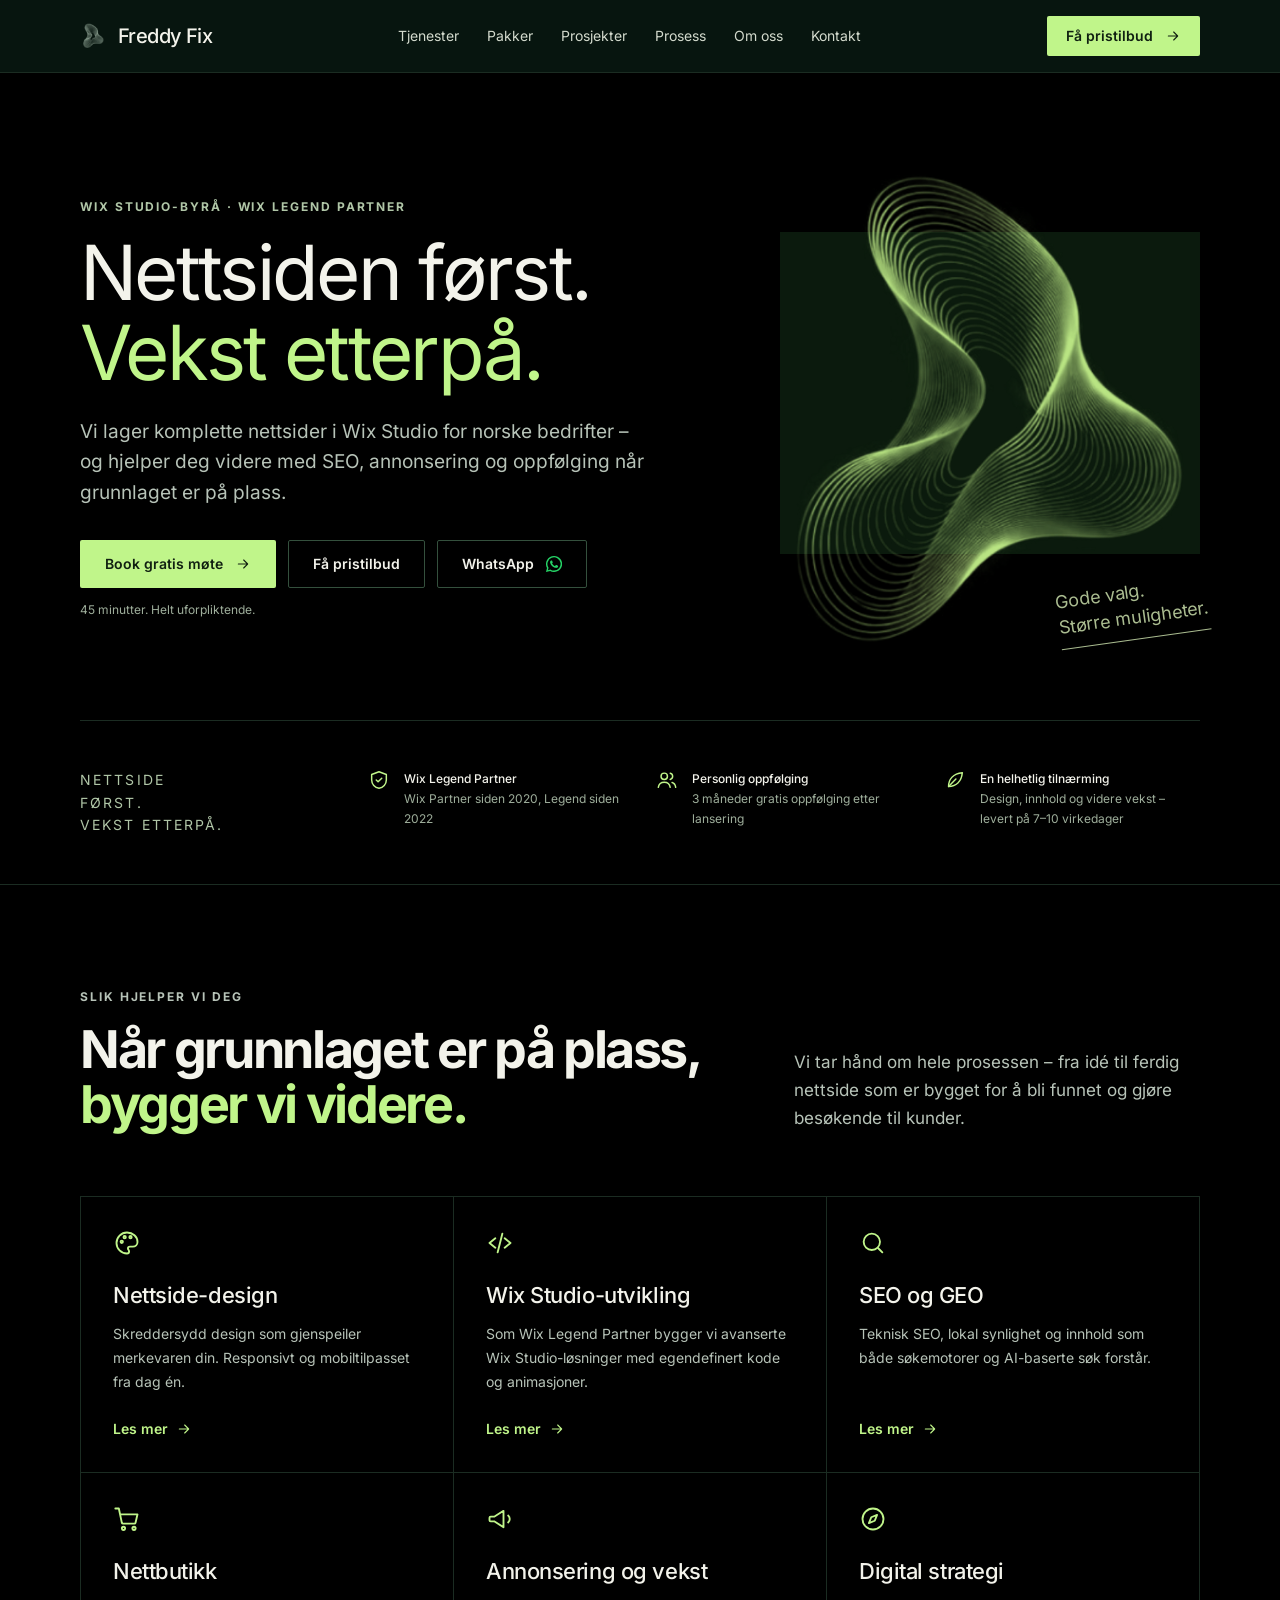
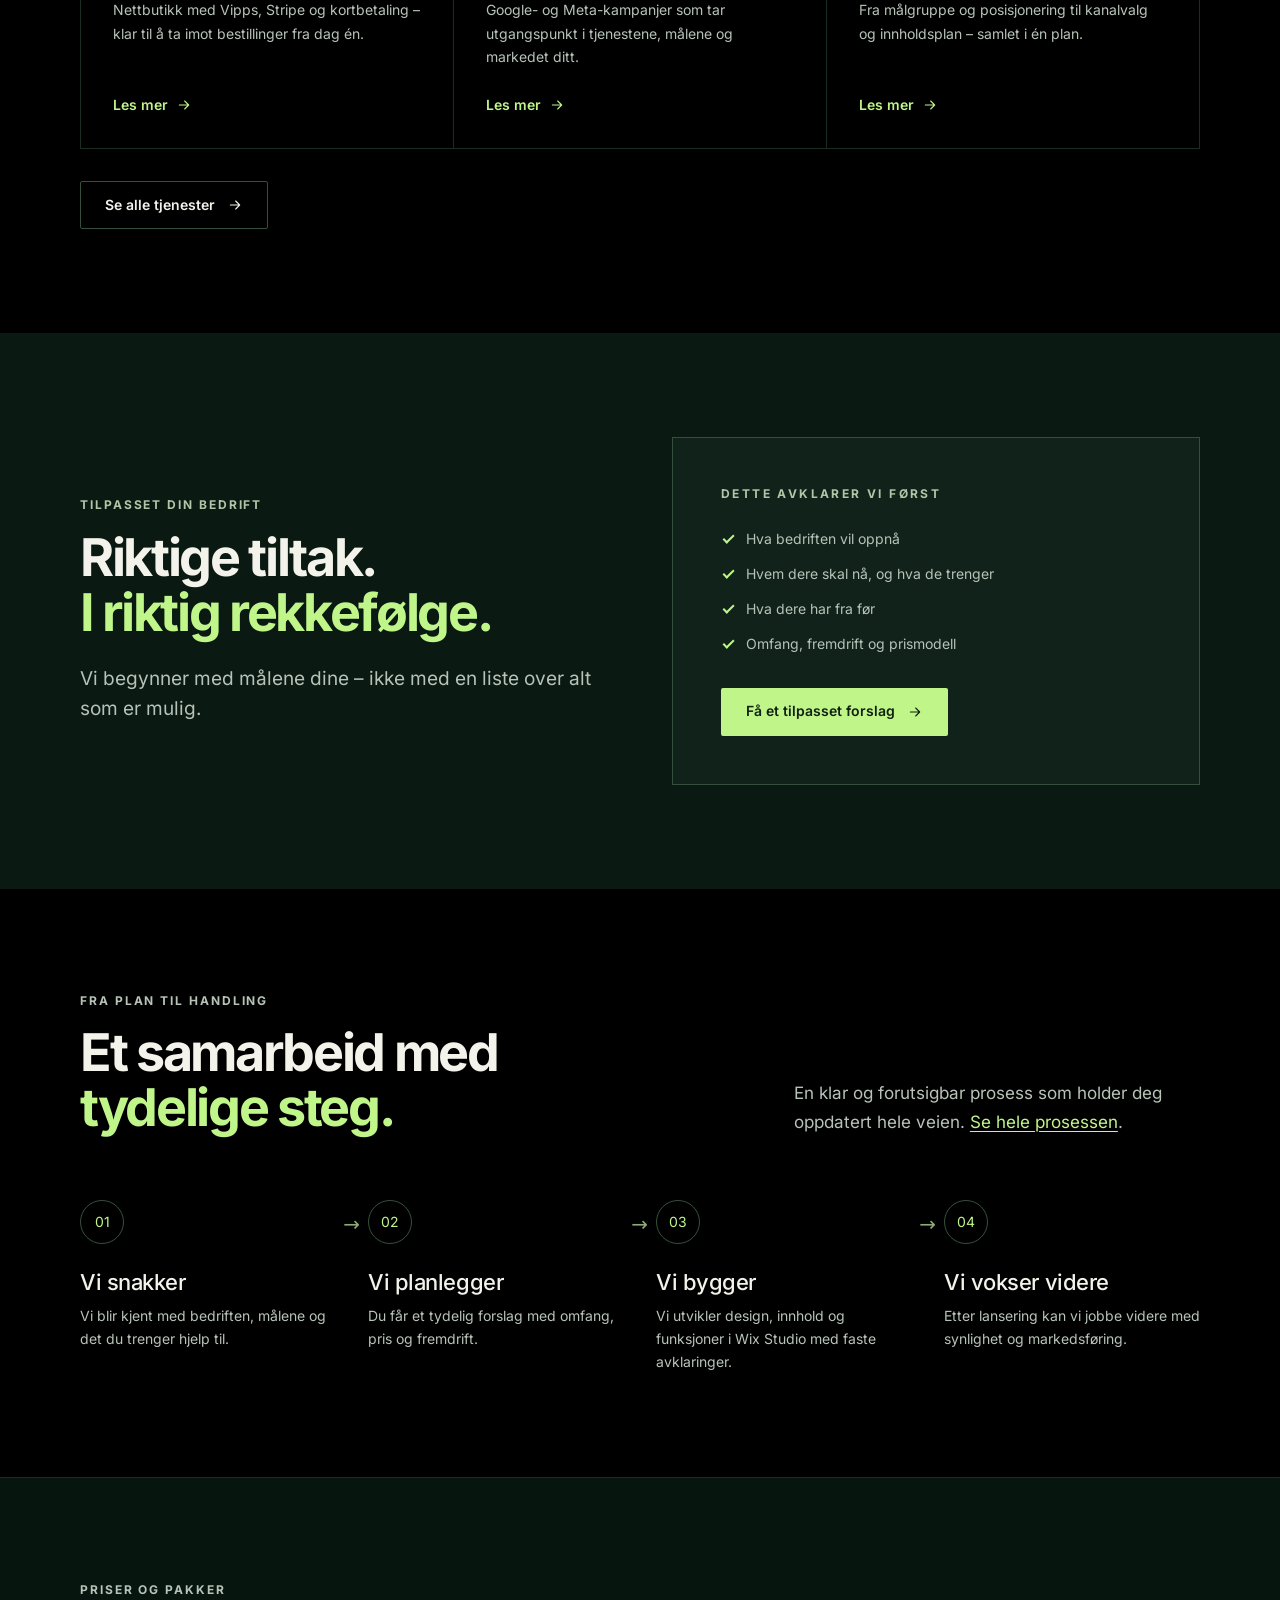
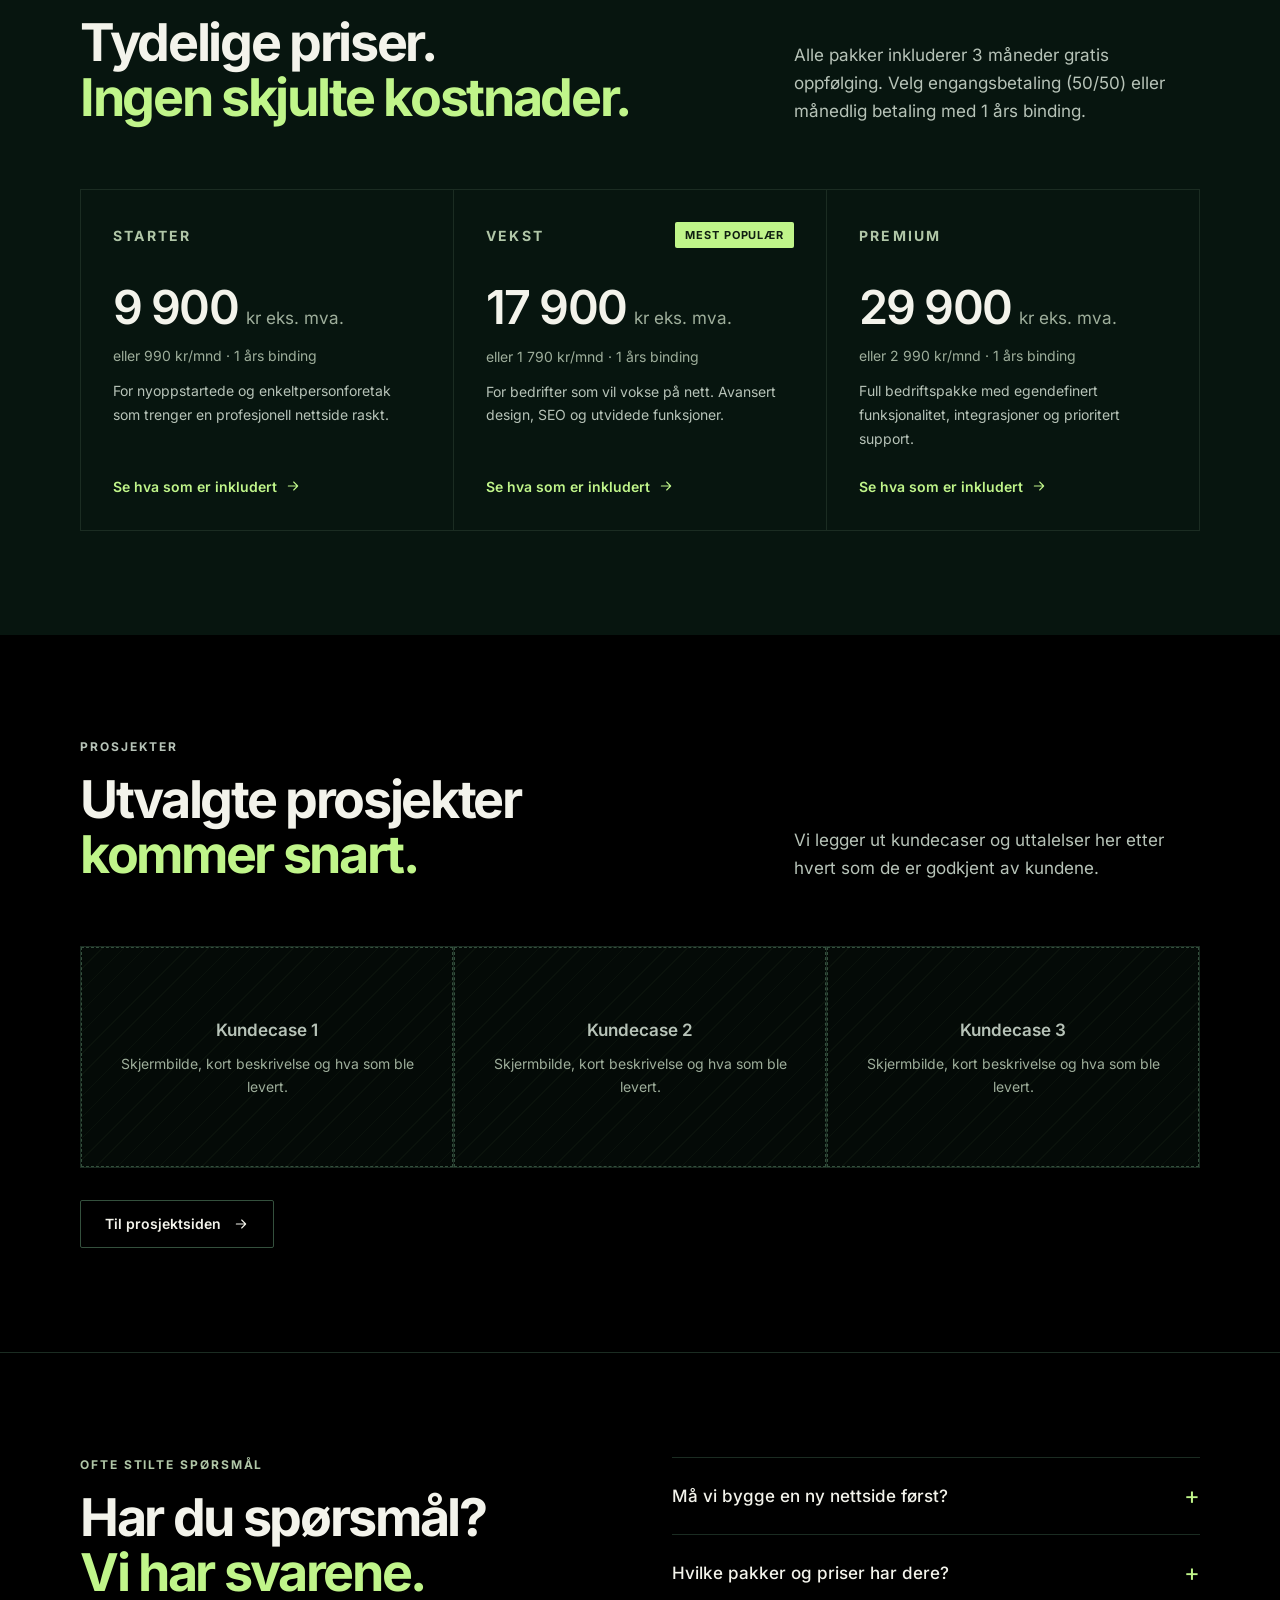
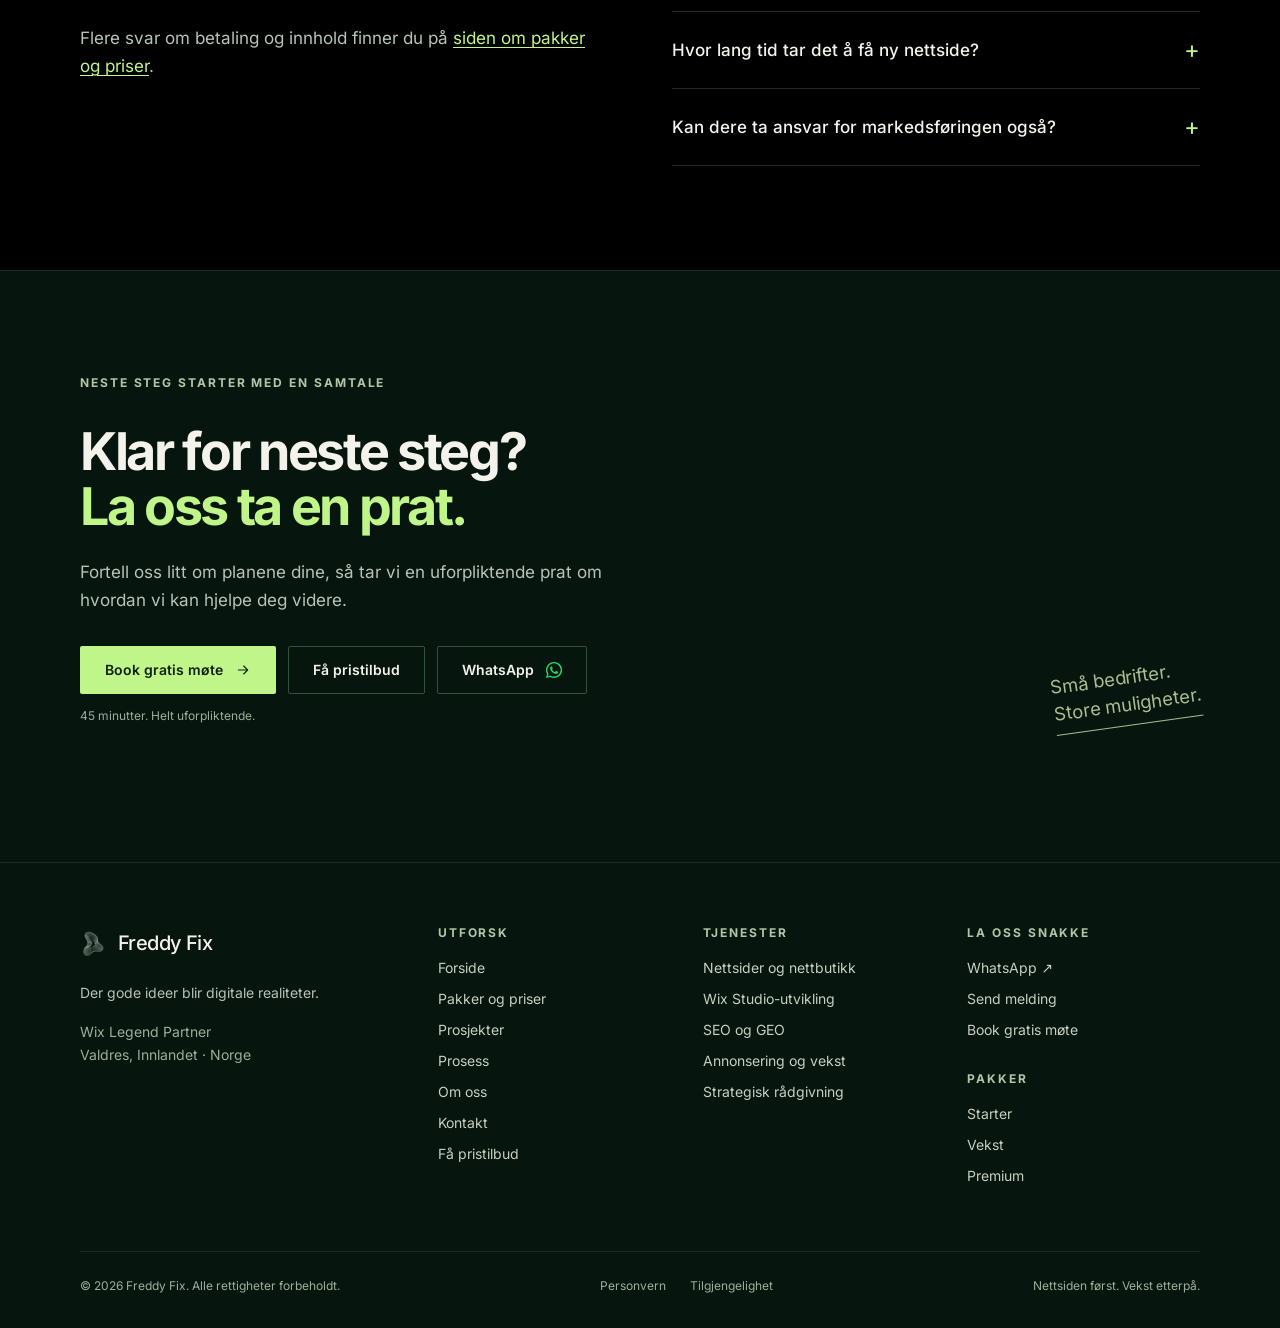
<file: index.html>
<!doctype html>
<html lang="no">
<head>
<meta charset="utf-8">
<meta name="viewport" content="width=device-width, initial-scale=1">
<title>Freddy Fix – Nettsiden først. Vekst etterpå. | Wix Studio-byrå</title>
<meta name="description" content="Freddy Fix lager komplette nettsider i Wix Studio for norske bedrifter, med SEO, annonsering og oppfølging. Pakker fra 9 900 kr eks. mva. Wix Legend Partner i Valdres.">
<meta name="robots" content="noindex, follow">
<link rel="canonical" href="https://freddy632.github.io/freddyfix-site/">
<meta name="theme-color" content="#07150f">
<meta name="color-scheme" content="dark">
<meta property="og:type" content="website">
<meta property="og:locale" content="nb_NO">
<meta property="og:site_name" content="Freddy Fix">
<meta property="og:title" content="Freddy Fix – Nettsiden først. Vekst etterpå.">
<meta property="og:description" content="Freddy Fix lager komplette nettsider i Wix Studio for norske bedrifter, med SEO, annonsering og oppfølging. Pakker fra 9 900 kr eks. mva. Wix Legend Partner i Valdres.">
<meta property="og:url" content="https://freddy632.github.io/freddyfix-site/">
<meta property="og:image" content="https://freddy632.github.io/freddyfix-site/assets/img/og-image.jpg">
<meta property="og:image:width" content="1200">
<meta property="og:image:height" content="630">
<meta property="og:image:alt" content="Freddy Fix – Nettsiden først. Vekst etterpå.">
<meta name="twitter:card" content="summary_large_image">
<link rel="icon" href="assets/img/favicon.png" type="image/png">
<link rel="apple-touch-icon" href="assets/img/apple-touch-icon.png">
<link rel="preload" href="assets/fonts/inter-latin.woff2" as="font" type="font/woff2" crossorigin>
<link rel="stylesheet" href="assets/css/main.css?v=033ad8c9">

<script type="application/ld+json">{"@context":"https://schema.org","@graph":[{"@type":["Organization","ProfessionalService"],"@id":"https://freddy632.github.io/freddyfix-site/#organisasjon","name":"Freddy Fix","url":"https://freddy632.github.io/freddyfix-site/","logo":"https://freddy632.github.io/freddyfix-site/assets/img/logo.jpg","image":"https://freddy632.github.io/freddyfix-site/assets/img/og-image.jpg","slogan":"Nettsiden først. Vekst etterpå.","description":"Freddy Fix er et norsk web- og markedsføringsbyrå i Valdres som lager komplette nettsider i Wix Studio – og hjelper deg videre med SEO, annonsering og vekst.","address":{"@type":"PostalAddress","addressRegion":"Innlandet","addressLocality":"Valdres","addressCountry":"NO"},"areaServed":{"@type":"Country","name":"Norge"},"knowsLanguage":"nb","openingHoursSpecification":{"@type":"OpeningHoursSpecification","dayOfWeek":["Monday","Tuesday","Wednesday","Thursday","Friday"],"opens":"08:00","closes":"17:00"},"knowsAbout":["Wix Studio","Nettsideutvikling","Nettbutikk","Søkemotoroptimalisering","Digital annonsering","Digital strategi"],"award":"Wix Legend Partner (siden 2022)"},{"@type":"WebSite","@id":"https://freddy632.github.io/freddyfix-site/#nettsted","url":"https://freddy632.github.io/freddyfix-site/","name":"Freddy Fix","inLanguage":"nb-NO","publisher":{"@id":"https://freddy632.github.io/freddyfix-site/#organisasjon"}},{"@type":"FAQPage","mainEntity":[{"@type":"Question","name":"Må vi bygge en ny nettside først?","acceptedAnswer":{"@type":"Answer","text":"Ikke nødvendigvis. Vi ser først på nettsiden dere har i dag. Er grunnlaget godt nok, kan vi starte med synlighet og markedsføring. Hvis ikke, anbefaler vi å fikse nettsiden først – det er derfor vi sier «Nettsiden først. Vekst etterpå.»"}},{"@type":"Question","name":"Hvilke pakker og priser har dere?","acceptedAnswer":{"@type":"Answer","text":"Vi har tre nettsidepakker: Starter (9 900 kr), Vekst (17 900 kr) og Premium (29 900 kr). Alle priser er eks. mva. Du kan betale 50/50 eller månedlig med 1 års binding. Se hva som er inkludert."}},{"@type":"Question","name":"Hvor lang tid tar det å få ny nettside?","acceptedAnswer":{"@type":"Answer","text":"Leveringstiden er 7–10 virkedager etter at innholdet er klart og avtalen er signert. Alle pakker har 3 måneder gratis oppfølging etter lansering."}},{"@type":"Question","name":"Kan dere ta ansvar for markedsføringen også?","acceptedAnswer":{"@type":"Answer","text":"Ja. Når nettsiden er på plass, kan vi jobbe videre med SEO, Google- og Meta-annonsering, landingssider og rapportering. Omfanget avtaler vi etter målene dine."}}]}]}</script>
</head>
<body data-api-base="https://freddyfix.wixstudio.com/ny-freddy-fix/_functions" data-root="" data-page="forside">
<a class="skip-link" href="#hovedinnhold">Hopp til hovedinnhold</a>
<header class="site-header" data-header>
  <div class="container site-header__inner">
    <a class="brand" href="./" aria-label="Freddy Fix – til forsiden">
      <img src="assets/img/mark.png" width="26" height="30" alt="">
      <span>Freddy Fix</span>
    </a>
    <button class="nav-toggle" type="button" aria-expanded="false" aria-controls="hovedmeny" data-nav-toggle>
      <span class="nav-toggle__bars"></span><span class="sr-only">Meny</span>
    </button>
    <nav class="nav" id="hovedmeny" aria-label="Hovedmeny">
      <ul class="nav__list" role="list"><li><a class="nav__link" href="tjenester/">Tjenester</a></li><li><a class="nav__link" href="pakker/">Pakker</a></li><li><a class="nav__link" href="referanser/">Prosjekter</a></li><li><a class="nav__link" href="prosess/">Prosess</a></li><li><a class="nav__link" href="om-oss/">Om oss</a></li><li><a class="nav__link" href="kontakt/">Kontakt</a></li></ul>
      <a class="btn btn--primary btn--block nav__cta" href="pristilbud/">Få pristilbud<svg class="" width="24" height="24" viewBox="0 0 24 24" fill="none" stroke="currentColor" stroke-width="1.6" stroke-linecap="round" stroke-linejoin="round" aria-hidden="true" focusable="false"><path d="M5 12h14M13 6l6 6-6 6"/></svg></a>
    </nav>
    <a class="btn btn--primary btn--sm" href="pristilbud/">Få pristilbud<svg class="" width="24" height="24" viewBox="0 0 24 24" fill="none" stroke="currentColor" stroke-width="1.6" stroke-linecap="round" stroke-linejoin="round" aria-hidden="true" focusable="false"><path d="M5 12h14M13 6l6 6-6 6"/></svg></a>
  </div>
</header>
<main id="hovedinnhold" tabindex="-1">

<section class="hero" aria-labelledby="sidetittel">
  <div class="container">
    <div class="hero__grid">
      <div class="reveal">
        <p class="eyebrow">Wix Studio-byrå · Wix Legend Partner</p>
        <h1 id="sidetittel"><span class="line">Nettsiden først.</span><span class="line accent">Vekst etterpå.</span></h1>
        <p class="lead">Vi lager komplette nettsider i Wix Studio for norske bedrifter – og hjelper deg videre med SEO, annonsering og oppfølging når grunnlaget er på plass.</p>
        <div class="btn-row">
  <a class="btn btn--primary" href="kontakt/?emne=mote#skjema">Book gratis møte<svg class="" width="24" height="24" viewBox="0 0 24 24" fill="none" stroke="currentColor" stroke-width="1.6" stroke-linecap="round" stroke-linejoin="round" aria-hidden="true" focusable="false"><path d="M5 12h14M13 6l6 6-6 6"/></svg></a>
  <a class="btn btn--outline" href="pristilbud/">Få pristilbud</a>
  <a class="btn btn--outline" href="https://wa.me/4790643906" rel="noopener" target="_blank">WhatsApp<svg class="icon-wa" width="24" height="24" viewBox="0 0 24 24" fill="none" stroke="currentColor" stroke-width="1.6" stroke-linecap="round" stroke-linejoin="round" aria-hidden="true" focusable="false"><path fill="currentColor" stroke="none" d="M17.5 14.4c-.3-.1-1.8-.9-2-1-.3-.1-.5-.1-.7.2-.2.3-.8 1-.9 1.2-.2.2-.3.2-.6.1-.3-.2-1.3-.5-2.4-1.5-.9-.8-1.5-1.8-1.7-2-.2-.3 0-.5.1-.6l.5-.5.3-.5c.1-.2 0-.4 0-.5l-.9-2.2c-.2-.6-.5-.5-.7-.5h-.6c-.2 0-.5.1-.8.4-.3.3-1 1-1 2.5s1.1 2.9 1.2 3.1c.1.2 2.1 3.2 5.1 4.5.7.3 1.3.5 1.7.6.7.2 1.4.2 1.9.1.6-.1 1.8-.7 2-1.4.2-.7.2-1.3.2-1.4-.1-.1-.3-.2-.6-.3ZM12 21.9c-1.8 0-3.5-.5-5-1.4l-.4-.2-3.7.9.9-3.6-.2-.4A9.9 9.9 0 1 1 12 21.9ZM12 0a12 12 0 0 0-10.5 17.9L0 24l6.2-1.6A12 12 0 1 0 12 0Z"/></svg><span class="sr-only"> (åpnes i ny fane)</span></a>
</div>
        <p class="btn-note">45 minutter. Helt uforpliktende.</p>
      </div>
      <div class="hero__visual">
        <img src="assets/img/wave.webp" srcset="assets/img/wave.webp 345w, assets/img/wave@2x.webp 690w" sizes="(max-width: 767px) 78vw, 420px" width="345" height="395" alt="" fetchpriority="high" decoding="async">
        <p class="hero__note" aria-hidden="true">Gode valg.<br>Større muligheter.</p>
      </div>
    </div>
    <div class="trust">
      <p class="trust__motto">Nettside<br>først.<br>Vekst etterpå.</p>
      <p class="trust__item"><svg class="" width="24" height="24" viewBox="0 0 24 24" fill="none" stroke="currentColor" stroke-width="1.6" stroke-linecap="round" stroke-linejoin="round" aria-hidden="true" focusable="false"><path d="M12 3 4 6v6c0 4.5 3.4 8.3 8 9 4.6-.7 8-4.5 8-9V6l-8-3Z"/><path d="m9 12 2 2 4-4"/></svg><span><strong>Wix Legend Partner</strong><span>Wix Partner siden 2020, Legend siden 2022</span></span></p>
      <p class="trust__item"><svg class="" width="24" height="24" viewBox="0 0 24 24" fill="none" stroke="currentColor" stroke-width="1.6" stroke-linecap="round" stroke-linejoin="round" aria-hidden="true" focusable="false"><circle cx="9" cy="8" r="3.5"/><path d="M2.5 20c.6-3.6 3.2-5.5 6.5-5.5s5.9 1.9 6.5 5.5"/><path d="M15.5 4.6a3.5 3.5 0 0 1 0 6.8M17.5 14.8c2.2.6 3.6 2.4 4 5.2"/></svg><span><strong>Personlig oppfølging</strong><span>3 måneder gratis oppfølging etter lansering</span></span></p>
      <p class="trust__item"><svg class="" width="24" height="24" viewBox="0 0 24 24" fill="none" stroke="currentColor" stroke-width="1.6" stroke-linecap="round" stroke-linejoin="round" aria-hidden="true" focusable="false"><path d="M5 19c0-8 5-14 15-15-1 10-7 15-15 15Z"/><path d="M5 19 13 11"/></svg><span><strong>En helhetlig tilnærming</strong><span>Design, innhold og videre vekst – levert på 7–10 virkedager</span></span></p>
    </div>
  </div>
</section>

<section class="section section--rule" aria-labelledby="tjenester-tittel">
  <div class="container">
    <div class="section-head">
  <div><p class="eyebrow">Slik hjelper vi deg</p><h2 id="tjenester-tittel"><span class="line">Når grunnlaget er på plass,</span><span class="line accent">bygger vi videre.</span></h2></div>
  <p>Vi tar hånd om hele prosessen – fra idé til ferdig nettside som er bygget for å bli funnet og gjøre besøkende til kunder.</p>
</div>
    <ul class="cells" role="list"><li style="display:contents"><a class="cell" href="tjenester/#nettside-design"><svg class="cell__icon" width="24" height="24" viewBox="0 0 24 24" fill="none" stroke="currentColor" stroke-width="1.6" stroke-linecap="round" stroke-linejoin="round" aria-hidden="true" focusable="false"><path d="M12 3a9 9 0 1 0 0 18c1.2 0 1.8-.8 1.8-1.7 0-1.2-1-1.6-1-2.6 0-.9.7-1.6 1.7-1.6H17a4 4 0 0 0 4-4C21 6.6 17 3 12 3Z"/><circle cx="7.5" cy="11" r="1"/><circle cx="10" cy="7" r="1"/><circle cx="15" cy="7" r="1"/></svg><h3 class="h3">Nettside-design</h3><p>Skreddersydd design som gjenspeiler merkevaren din. Responsivt og mobiltilpasset fra dag én.</p><span class="more">Les mer<svg class="" width="16" height="16" viewBox="0 0 24 24" fill="none" stroke="currentColor" stroke-width="1.6" stroke-linecap="round" stroke-linejoin="round" aria-hidden="true" focusable="false"><path d="M5 12h14M13 6l6 6-6 6"/></svg></span></a></li><li style="display:contents"><a class="cell" href="tjenester/#wix-studio"><svg class="cell__icon" width="24" height="24" viewBox="0 0 24 24" fill="none" stroke="currentColor" stroke-width="1.6" stroke-linecap="round" stroke-linejoin="round" aria-hidden="true" focusable="false"><path d="m8 8-5 4 5 4M16 8l5 4-5 4M14 4l-4 16"/></svg><h3 class="h3">Wix Studio-utvikling</h3><p>Som Wix Legend Partner bygger vi avanserte Wix Studio-løsninger med egendefinert kode og animasjoner.</p><span class="more">Les mer<svg class="" width="16" height="16" viewBox="0 0 24 24" fill="none" stroke="currentColor" stroke-width="1.6" stroke-linecap="round" stroke-linejoin="round" aria-hidden="true" focusable="false"><path d="M5 12h14M13 6l6 6-6 6"/></svg></span></a></li><li style="display:contents"><a class="cell" href="tjenester/#seo-geo"><svg class="cell__icon" width="24" height="24" viewBox="0 0 24 24" fill="none" stroke="currentColor" stroke-width="1.6" stroke-linecap="round" stroke-linejoin="round" aria-hidden="true" focusable="false"><circle cx="11" cy="11" r="7"/><path d="m20 20-3.5-3.5"/></svg><h3 class="h3">SEO og GEO</h3><p>Teknisk SEO, lokal synlighet og innhold som både søkemotorer og AI-baserte søk forstår.</p><span class="more">Les mer<svg class="" width="16" height="16" viewBox="0 0 24 24" fill="none" stroke="currentColor" stroke-width="1.6" stroke-linecap="round" stroke-linejoin="round" aria-hidden="true" focusable="false"><path d="M5 12h14M13 6l6 6-6 6"/></svg></span></a></li><li style="display:contents"><a class="cell" href="tjenester/#nettbutikk"><svg class="cell__icon" width="24" height="24" viewBox="0 0 24 24" fill="none" stroke="currentColor" stroke-width="1.6" stroke-linecap="round" stroke-linejoin="round" aria-hidden="true" focusable="false"><circle cx="9" cy="20" r="1.4"/><circle cx="18" cy="20" r="1.4"/><path d="M2 3h3l2.6 12.3a1 1 0 0 0 1 .7h9.7a1 1 0 0 0 1-.8L21 8H6"/></svg><h3 class="h3">Nettbutikk</h3><p>Nettbutikk med Vipps, Stripe og kortbetaling – klar til å ta imot bestillinger fra dag én.</p><span class="more">Les mer<svg class="" width="16" height="16" viewBox="0 0 24 24" fill="none" stroke="currentColor" stroke-width="1.6" stroke-linecap="round" stroke-linejoin="round" aria-hidden="true" focusable="false"><path d="M5 12h14M13 6l6 6-6 6"/></svg></span></a></li><li style="display:contents"><a class="cell" href="tjenester/#annonsering"><svg class="cell__icon" width="24" height="24" viewBox="0 0 24 24" fill="none" stroke="currentColor" stroke-width="1.6" stroke-linecap="round" stroke-linejoin="round" aria-hidden="true" focusable="false"><path d="M3 11v2a1 1 0 0 0 1 1h3l8 5V5L7 10H4a1 1 0 0 0-1 1Z"/><path d="M19 9a4 4 0 0 1 0 6"/></svg><h3 class="h3">Annonsering og vekst</h3><p>Google- og Meta-kampanjer som tar utgangspunkt i tjenestene, målene og markedet ditt.</p><span class="more">Les mer<svg class="" width="16" height="16" viewBox="0 0 24 24" fill="none" stroke="currentColor" stroke-width="1.6" stroke-linecap="round" stroke-linejoin="round" aria-hidden="true" focusable="false"><path d="M5 12h14M13 6l6 6-6 6"/></svg></span></a></li><li style="display:contents"><a class="cell" href="tjenester/#digital-strategi"><svg class="cell__icon" width="24" height="24" viewBox="0 0 24 24" fill="none" stroke="currentColor" stroke-width="1.6" stroke-linecap="round" stroke-linejoin="round" aria-hidden="true" focusable="false"><circle cx="12" cy="12" r="9"/><path d="m15.5 8.5-2 5-5 2 2-5 5-2Z"/></svg><h3 class="h3">Digital strategi</h3><p>Fra målgruppe og posisjonering til kanalvalg og innholdsplan – samlet i én plan.</p><span class="more">Les mer<svg class="" width="16" height="16" viewBox="0 0 24 24" fill="none" stroke="currentColor" stroke-width="1.6" stroke-linecap="round" stroke-linejoin="round" aria-hidden="true" focusable="false"><path d="M5 12h14M13 6l6 6-6 6"/></svg></span></a></li></ul>
    <p style="margin-top:var(--space-6)"><a class="btn btn--outline" href="tjenester/">Se alle tjenester<svg class="" width="24" height="24" viewBox="0 0 24 24" fill="none" stroke="currentColor" stroke-width="1.6" stroke-linecap="round" stroke-linejoin="round" aria-hidden="true" focusable="false"><path d="M5 12h14M13 6l6 6-6 6"/></svg></a></p>
  </div>
</section>

<section class="section section--band" aria-labelledby="tiltak-tittel">
  <div class="container split">
    <div>
      <p class="eyebrow">Tilpasset din bedrift</p>
      <h2 id="tiltak-tittel"><span class="line">Riktige tiltak.</span><span class="line accent">I riktig rekkefølge.</span></h2>
      <p class="lead" style="margin-top:var(--space-5)">Vi begynner med målene dine – ikke med en liste over alt som er mulig.</p>
    </div>
    <div class="panel">
      <h3 class="eyebrow">Dette avklarer vi først</h3>
      <ul class="checks " role="list"><li>Hva bedriften vil oppnå</li><li>Hvem dere skal nå, og hva de trenger</li><li>Hva dere har fra før</li><li>Omfang, fremdrift og prismodell</li></ul>
      <a class="btn btn--primary" href="pristilbud/">Få et tilpasset forslag<svg class="" width="24" height="24" viewBox="0 0 24 24" fill="none" stroke="currentColor" stroke-width="1.6" stroke-linecap="round" stroke-linejoin="round" aria-hidden="true" focusable="false"><path d="M5 12h14M13 6l6 6-6 6"/></svg></a>
    </div>
  </div>
</section>

<section class="section" aria-labelledby="steg-tittel">
  <div class="container">
    <div class="section-head">
  <div><p class="eyebrow">Fra plan til handling</p><h2 id="steg-tittel"><span class="line">Et samarbeid med</span><span class="line accent">tydelige steg.</span></h2></div>
  <p>En klar og forutsigbar prosess som holder deg oppdatert hele veien. <a href="prosess/">Se hele prosessen</a>.</p>
</div>
    <ol class="steps" role="list"><li class="step"><span class="step__num" aria-hidden="true">01</span><h3>Vi snakker</h3><p>Vi blir kjent med bedriften, målene og det du trenger hjelp til.</p></li><li class="step"><span class="step__num" aria-hidden="true">02</span><h3>Vi planlegger</h3><p>Du får et tydelig forslag med omfang, pris og fremdrift.</p></li><li class="step"><span class="step__num" aria-hidden="true">03</span><h3>Vi bygger</h3><p>Vi utvikler design, innhold og funksjoner i Wix Studio med faste avklaringer.</p></li><li class="step"><span class="step__num" aria-hidden="true">04</span><h3>Vi vokser videre</h3><p>Etter lansering kan vi jobbe videre med synlighet og markedsføring.</p></li></ol>
  </div>
</section>

<section class="section section--surface section--rule" aria-labelledby="pakker-tittel">
  <div class="container">
    <div class="section-head">
  <div><p class="eyebrow">Priser og pakker</p><h2 id="pakker-tittel"><span class="line">Tydelige priser.</span><span class="line accent">Ingen skjulte kostnader.</span></h2></div>
  <p>Alle pakker inkluderer 3 måneder gratis oppfølging. Velg engangsbetaling (50/50) eller månedlig betaling med 1 års binding.</p>
</div>
    <ul class="cells" role="list"><li style="display:contents"><a class="cell" href="pakker/#pakke-starter"><span class="plan__top"><span class="plan__name">Starter</span></span><span class="plan__price"><span class="plan__amount">9 900</span><span class="plan__unit">kr eks. mva.</span></span><span class="small muted">eller 990 kr/mnd · 1 års binding</span><p>For nyoppstartede og enkeltpersonforetak som trenger en profesjonell nettside raskt.</p><span class="more">Se hva som er inkludert<svg class="" width="16" height="16" viewBox="0 0 24 24" fill="none" stroke="currentColor" stroke-width="1.6" stroke-linecap="round" stroke-linejoin="round" aria-hidden="true" focusable="false"><path d="M5 12h14M13 6l6 6-6 6"/></svg></span></a></li><li style="display:contents"><a class="cell" href="pakker/#pakke-vekst"><span class="plan__top"><span class="plan__name">Vekst</span><span class="badge">Mest populær</span></span><span class="plan__price"><span class="plan__amount">17 900</span><span class="plan__unit">kr eks. mva.</span></span><span class="small muted">eller 1 790 kr/mnd · 1 års binding</span><p>For bedrifter som vil vokse på nett. Avansert design, SEO og utvidede funksjoner.</p><span class="more">Se hva som er inkludert<svg class="" width="16" height="16" viewBox="0 0 24 24" fill="none" stroke="currentColor" stroke-width="1.6" stroke-linecap="round" stroke-linejoin="round" aria-hidden="true" focusable="false"><path d="M5 12h14M13 6l6 6-6 6"/></svg></span></a></li><li style="display:contents"><a class="cell" href="pakker/#pakke-premium"><span class="plan__top"><span class="plan__name">Premium</span></span><span class="plan__price"><span class="plan__amount">29 900</span><span class="plan__unit">kr eks. mva.</span></span><span class="small muted">eller 2 990 kr/mnd · 1 års binding</span><p>Full bedriftspakke med egendefinert funksjonalitet, integrasjoner og prioritert support.</p><span class="more">Se hva som er inkludert<svg class="" width="16" height="16" viewBox="0 0 24 24" fill="none" stroke="currentColor" stroke-width="1.6" stroke-linecap="round" stroke-linejoin="round" aria-hidden="true" focusable="false"><path d="M5 12h14M13 6l6 6-6 6"/></svg></span></a></li></ul>
  </div>
</section>

<section class="section" aria-labelledby="ref-tittel">
  <div class="container">
    <div class="section-head">
  <div><p class="eyebrow">Prosjekter</p><h2 id="ref-tittel"><span class="line">Utvalgte prosjekter</span><span class="line accent">kommer snart.</span></h2></div>
  <p>Vi legger ut kundecaser og uttalelser her etter hvert som de er godkjent av kundene.</p>
</div>
    <div class="cells"><div class="cell" style="padding:0"><div class="placeholder" role="note"><strong>Kundecase 1</strong><span class="small">Skjermbilde, kort beskrivelse og hva som ble levert.</span></div></div><div class="cell" style="padding:0"><div class="placeholder" role="note"><strong>Kundecase 2</strong><span class="small">Skjermbilde, kort beskrivelse og hva som ble levert.</span></div></div><div class="cell" style="padding:0"><div class="placeholder" role="note"><strong>Kundecase 3</strong><span class="small">Skjermbilde, kort beskrivelse og hva som ble levert.</span></div></div></div>
    <p style="margin-top:var(--space-6)"><a class="btn btn--outline" href="referanser/">Til prosjektsiden<svg class="" width="24" height="24" viewBox="0 0 24 24" fill="none" stroke="currentColor" stroke-width="1.6" stroke-linecap="round" stroke-linejoin="round" aria-hidden="true" focusable="false"><path d="M5 12h14M13 6l6 6-6 6"/></svg></a></p>
  </div>
</section>

<section class="section section--rule" aria-labelledby="faq-tittel">
  <div class="container split split--top">
    <div>
      <p class="eyebrow">Ofte stilte spørsmål</p>
      <h2 id="faq-tittel"><span class="line">Har du spørsmål?</span><span class="line accent">Vi har svarene.</span></h2>
      <p style="margin-top:var(--space-5)">Flere svar om betaling og innhold finner du på <a href="pakker/#faq">siden om pakker og priser</a>.</p>
    </div>
    <div class="faq"><details><summary>Må vi bygge en ny nettside først?</summary><div class="faq__answer"><p>Ikke nødvendigvis. Vi ser først på nettsiden dere har i dag. Er grunnlaget godt nok, kan vi starte med synlighet og markedsføring. Hvis ikke, anbefaler vi å fikse nettsiden først – det er derfor vi sier «Nettsiden først. Vekst etterpå.»</p></div></details><details><summary>Hvilke pakker og priser har dere?</summary><div class="faq__answer"><p>Vi har tre nettsidepakker: Starter (9 900 kr), Vekst (17 900 kr) og Premium (29 900 kr). Alle priser er eks. mva. Du kan betale 50/50 eller månedlig med 1 års binding. <a href="pakker/">Se hva som er inkludert</a>.</p></div></details><details><summary>Hvor lang tid tar det å få ny nettside?</summary><div class="faq__answer"><p>Leveringstiden er 7–10 virkedager etter at innholdet er klart og avtalen er signert. Alle pakker har 3 måneder gratis oppfølging etter lansering.</p></div></details><details><summary>Kan dere ta ansvar for markedsføringen også?</summary><div class="faq__answer"><p>Ja. Når nettsiden er på plass, kan vi jobbe videre med SEO, Google- og Meta-annonsering, landingssider og rapportering. Omfanget avtaler vi etter målene dine.</p></div></details></div>
  </div>
</section>

<section class="section cta" aria-labelledby="cta-tittel">
  <div class="container cta__grid">
    <div>
      <p class="eyebrow">Neste steg starter med en samtale</p>
      <h2 id="cta-tittel"><span class="line">Klar for neste steg?</span><span class="line accent">La oss ta en prat.</span></h2>
      <p>Fortell oss litt om planene dine, så tar vi en uforpliktende prat om hvordan vi kan hjelpe deg videre.</p>
      <div class="btn-row">
  <a class="btn btn--primary" href="kontakt/?emne=mote#skjema">Book gratis møte<svg class="" width="24" height="24" viewBox="0 0 24 24" fill="none" stroke="currentColor" stroke-width="1.6" stroke-linecap="round" stroke-linejoin="round" aria-hidden="true" focusable="false"><path d="M5 12h14M13 6l6 6-6 6"/></svg></a>
  <a class="btn btn--outline" href="pristilbud/">Få pristilbud</a>
  <a class="btn btn--outline" href="https://wa.me/4790643906" rel="noopener" target="_blank">WhatsApp<svg class="icon-wa" width="24" height="24" viewBox="0 0 24 24" fill="none" stroke="currentColor" stroke-width="1.6" stroke-linecap="round" stroke-linejoin="round" aria-hidden="true" focusable="false"><path fill="currentColor" stroke="none" d="M17.5 14.4c-.3-.1-1.8-.9-2-1-.3-.1-.5-.1-.7.2-.2.3-.8 1-.9 1.2-.2.2-.3.2-.6.1-.3-.2-1.3-.5-2.4-1.5-.9-.8-1.5-1.8-1.7-2-.2-.3 0-.5.1-.6l.5-.5.3-.5c.1-.2 0-.4 0-.5l-.9-2.2c-.2-.6-.5-.5-.7-.5h-.6c-.2 0-.5.1-.8.4-.3.3-1 1-1 2.5s1.1 2.9 1.2 3.1c.1.2 2.1 3.2 5.1 4.5.7.3 1.3.5 1.7.6.7.2 1.4.2 1.9.1.6-.1 1.8-.7 2-1.4.2-.7.2-1.3.2-1.4-.1-.1-.3-.2-.6-.3ZM12 21.9c-1.8 0-3.5-.5-5-1.4l-.4-.2-3.7.9.9-3.6-.2-.4A9.9 9.9 0 1 1 12 21.9ZM12 0a12 12 0 0 0-10.5 17.9L0 24l6.2-1.6A12 12 0 1 0 12 0Z"/></svg><span class="sr-only"> (åpnes i ny fane)</span></a>
</div>
      <p class="btn-note">45 minutter. Helt uforpliktende.</p>
    </div>
    <p class="cta__note" aria-hidden="true">Små bedrifter.<br>Store muligheter.</p>
  </div>
</section>

</main>
<footer class="site-footer">
  <div class="container">
    <div class="footer-grid">
      <div class="footer-brand">
        <a class="brand" href="./" aria-label="Freddy Fix – til forsiden"><img src="assets/img/mark.png" width="26" height="30" alt="" loading="lazy"><span>Freddy Fix</span></a>
        <p>Der gode ideer blir digitale realiteter.</p>
        <p class="muted">Wix Legend Partner<br>Valdres, Innlandet · Norge</p>
      </div>
      <nav class="footer-col" aria-labelledby="ft-utforsk"><h2 id="ft-utforsk">Utforsk</h2><ul role="list"><li><a href="./">Forside</a></li><li><a href="pakker/">Pakker og priser</a></li><li><a href="referanser/">Prosjekter</a></li><li><a href="prosess/">Prosess</a></li><li><a href="om-oss/">Om oss</a></li><li><a href="kontakt/">Kontakt</a></li><li><a href="pristilbud/">Få pristilbud</a></li></ul></nav>
      <nav class="footer-col" aria-labelledby="ft-tjenester"><h2 id="ft-tjenester">Tjenester</h2><ul role="list"><li><a href="tjenester/#nettside-design">Nettsider og nettbutikk</a></li><li><a href="tjenester/#wix-studio">Wix Studio-utvikling</a></li><li><a href="tjenester/#seo-geo">SEO og GEO</a></li><li><a href="tjenester/#annonsering">Annonsering og vekst</a></li><li><a href="tjenester/#digital-strategi">Strategisk rådgivning</a></li></ul></nav>
      <div class="footer-col"><h2 id="ft-kontakt">La oss snakke</h2><ul role="list" aria-labelledby="ft-kontakt"><li><a href="https://wa.me/4790643906" rel="noopener">WhatsApp ↗</a></li><li><a href="kontakt/#skjema">Send melding</a></li><li><a href="kontakt/?emne=mote#skjema">Book gratis møte</a></li></ul>
        <h2 class="footer-col__sub" style="margin-top:var(--space-6)">Pakker</h2>
        <ul role="list"><li><a href="pakker/#pakke-starter">Starter</a></li><li><a href="pakker/#pakke-vekst">Vekst</a></li><li><a href="pakker/#pakke-premium">Premium</a></li></ul>
      </div>
    </div>
    <div class="footer-bottom">
      <p>© 2026 Freddy Fix. Alle rettigheter forbeholdt.</p>
      <ul role="list"><li><a href="personvern/">Personvern</a></li><li><a href="tilgjengelighet/">Tilgjengelighet</a></li></ul>
      <p>Nettsiden først. Vekst etterpå.</p>
    </div>
  </div>
</footer>
<script type="module" src="assets/js/main.js?v=033ad8c9"></script>
</body>
</html>
</file>
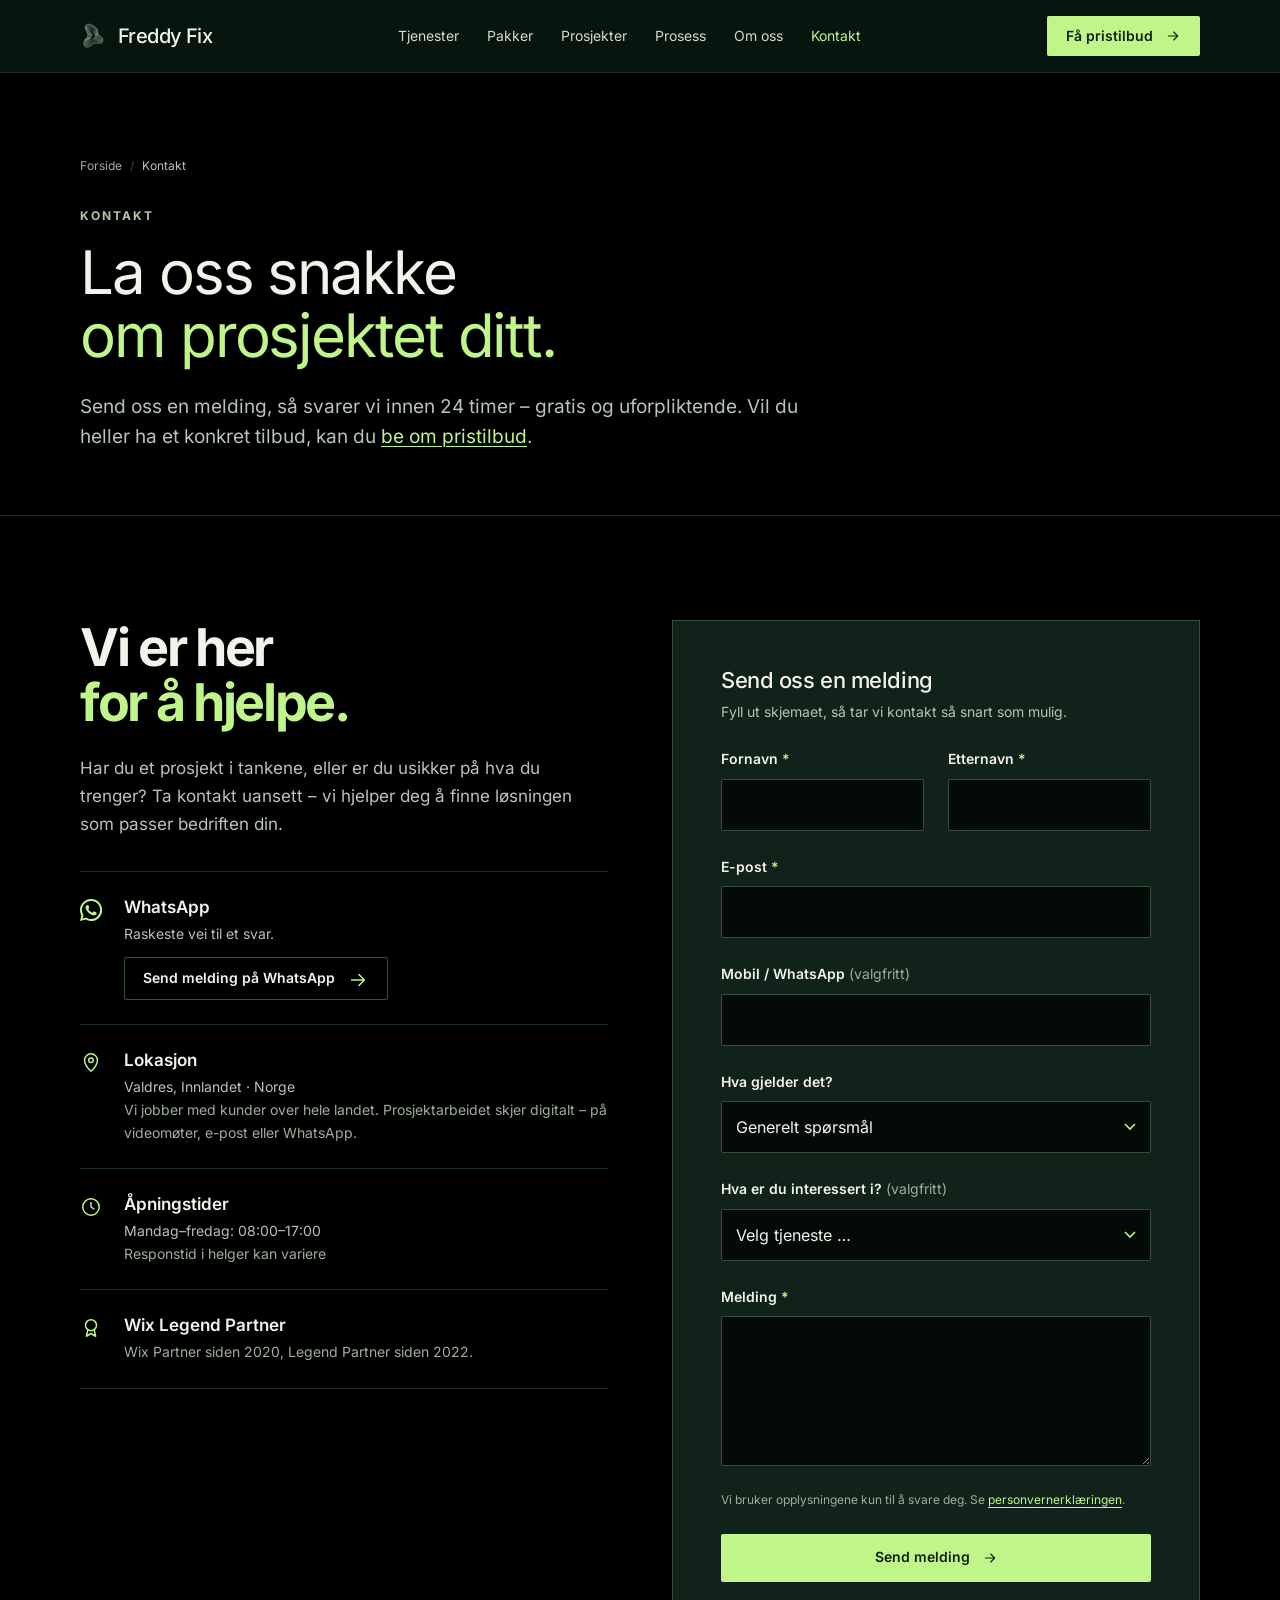
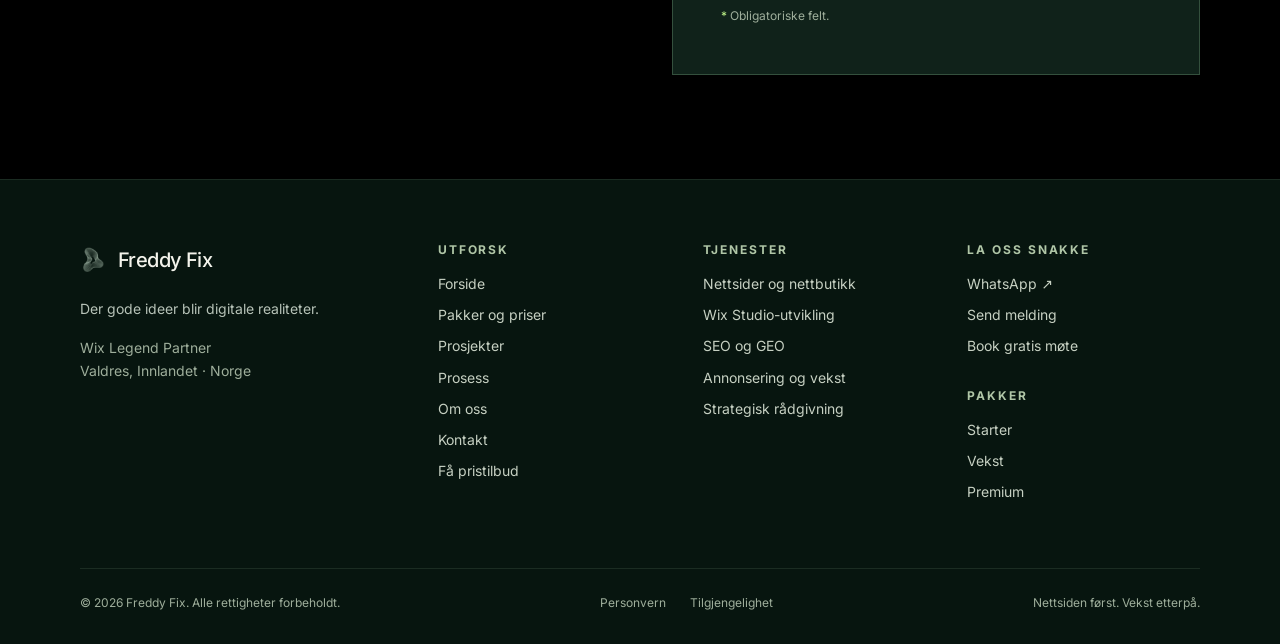
<file: kontakt/index.html>
<!doctype html>
<html lang="no">
<head>
<meta charset="utf-8">
<meta name="viewport" content="width=device-width, initial-scale=1">
<title>Kontakt Freddy Fix – book gratis møte | Freddy Fix</title>
<meta name="description" content="Ta kontakt med Freddy Fix i Valdres for en uforpliktende prat om ny nettside, SEO eller annonsering. Send melding eller WhatsApp – vi svarer innen 24 timer.">
<meta name="robots" content="noindex, follow">
<link rel="canonical" href="https://freddy632.github.io/freddyfix-site/kontakt/">
<meta name="theme-color" content="#07150f">
<meta name="color-scheme" content="dark">
<meta property="og:type" content="website">
<meta property="og:locale" content="nb_NO">
<meta property="og:site_name" content="Freddy Fix">
<meta property="og:title" content="Kontakt Freddy Fix – book gratis møte | Freddy Fix">
<meta property="og:description" content="Ta kontakt med Freddy Fix i Valdres for en uforpliktende prat om ny nettside, SEO eller annonsering. Send melding eller WhatsApp – vi svarer innen 24 timer.">
<meta property="og:url" content="https://freddy632.github.io/freddyfix-site/kontakt/">
<meta property="og:image" content="https://freddy632.github.io/freddyfix-site/assets/img/og-image.jpg">
<meta property="og:image:width" content="1200">
<meta property="og:image:height" content="630">
<meta property="og:image:alt" content="Freddy Fix – Nettsiden først. Vekst etterpå.">
<meta name="twitter:card" content="summary_large_image">
<link rel="icon" href="../assets/img/favicon.png" type="image/png">
<link rel="apple-touch-icon" href="../assets/img/apple-touch-icon.png">
<link rel="preload" href="../assets/fonts/inter-latin.woff2" as="font" type="font/woff2" crossorigin>
<link rel="stylesheet" href="../assets/css/main.css?v=033ad8c9">

<script type="application/ld+json">{"@context":"https://schema.org","@graph":[{"@type":["Organization","ProfessionalService"],"@id":"https://freddy632.github.io/freddyfix-site/#organisasjon","name":"Freddy Fix","url":"https://freddy632.github.io/freddyfix-site/","logo":"https://freddy632.github.io/freddyfix-site/assets/img/logo.jpg","image":"https://freddy632.github.io/freddyfix-site/assets/img/og-image.jpg","slogan":"Nettsiden først. Vekst etterpå.","description":"Freddy Fix er et norsk web- og markedsføringsbyrå i Valdres som lager komplette nettsider i Wix Studio – og hjelper deg videre med SEO, annonsering og vekst.","address":{"@type":"PostalAddress","addressRegion":"Innlandet","addressLocality":"Valdres","addressCountry":"NO"},"areaServed":{"@type":"Country","name":"Norge"},"knowsLanguage":"nb","openingHoursSpecification":{"@type":"OpeningHoursSpecification","dayOfWeek":["Monday","Tuesday","Wednesday","Thursday","Friday"],"opens":"08:00","closes":"17:00"},"knowsAbout":["Wix Studio","Nettsideutvikling","Nettbutikk","Søkemotoroptimalisering","Digital annonsering","Digital strategi"],"award":"Wix Legend Partner (siden 2022)"},{"@type":"BreadcrumbList","itemListElement":[{"@type":"ListItem","position":1,"name":"Forside","item":"https://freddy632.github.io/freddyfix-site/"},{"@type":"ListItem","position":2,"name":"Kontakt","item":"https://freddy632.github.io/freddyfix-site/kontakt/"}]},{"@type":"ContactPage","name":"Kontakt Freddy Fix","url":"https://freddy632.github.io/freddyfix-site/kontakt/","about":{"@id":"https://freddy632.github.io/freddyfix-site/#organisasjon"}}]}</script>
</head>
<body data-api-base="https://freddyfix.wixstudio.com/ny-freddy-fix/_functions" data-root="../" data-page="kontakt">
<a class="skip-link" href="#hovedinnhold">Hopp til hovedinnhold</a>
<header class="site-header" data-header>
  <div class="container site-header__inner">
    <a class="brand" href="../" aria-label="Freddy Fix – til forsiden">
      <img src="../assets/img/mark.png" width="26" height="30" alt="">
      <span>Freddy Fix</span>
    </a>
    <button class="nav-toggle" type="button" aria-expanded="false" aria-controls="hovedmeny" data-nav-toggle>
      <span class="nav-toggle__bars"></span><span class="sr-only">Meny</span>
    </button>
    <nav class="nav" id="hovedmeny" aria-label="Hovedmeny">
      <ul class="nav__list" role="list"><li><a class="nav__link" href="../tjenester/">Tjenester</a></li><li><a class="nav__link" href="../pakker/">Pakker</a></li><li><a class="nav__link" href="../referanser/">Prosjekter</a></li><li><a class="nav__link" href="../prosess/">Prosess</a></li><li><a class="nav__link" href="../om-oss/">Om oss</a></li><li><a class="nav__link" href="../kontakt/" aria-current="page">Kontakt</a></li></ul>
      <a class="btn btn--primary btn--block nav__cta" href="../pristilbud/">Få pristilbud<svg class="" width="24" height="24" viewBox="0 0 24 24" fill="none" stroke="currentColor" stroke-width="1.6" stroke-linecap="round" stroke-linejoin="round" aria-hidden="true" focusable="false"><path d="M5 12h14M13 6l6 6-6 6"/></svg></a>
    </nav>
    <a class="btn btn--primary btn--sm" href="../pristilbud/">Få pristilbud<svg class="" width="24" height="24" viewBox="0 0 24 24" fill="none" stroke="currentColor" stroke-width="1.6" stroke-linecap="round" stroke-linejoin="round" aria-hidden="true" focusable="false"><path d="M5 12h14M13 6l6 6-6 6"/></svg></a>
  </div>
</header>
<main id="hovedinnhold" tabindex="-1">

<section class="page-hero" aria-labelledby="sidetittel">
  <div class="container">
    <nav class="breadcrumbs" aria-label="Brødsmulesti"><ol><li><a href="../">Forside</a></li><li><span aria-current="page">Kontakt</span></li></ol></nav>
    <div class="page-hero__inner">
      <p class="eyebrow">Kontakt</p>
      <h1 id="sidetittel"><span class="line">La oss snakke</span><span class="line accent">om prosjektet ditt.</span></h1>
      <p class="lead">Send oss en melding, så svarer vi innen 24 timer – gratis og uforpliktende. Vil du heller ha et konkret tilbud, kan du <a href="../pristilbud/">be om pristilbud</a>.</p>
      
    </div>
  </div>
</section>

<section class="section" aria-label="Kontaktinformasjon og skjema">
  <div class="container split split--top">
    <div>
      <h2 id="hjelp-tittel"><span class="line">Vi er her</span><span class="line accent">for å hjelpe.</span></h2>
      <p style="margin-block:var(--space-5) var(--space-6)">Har du et prosjekt i tankene, eller er du usikker på hva du trenger? Ta kontakt uansett – vi hjelper deg å finne løsningen som passer bedriften din.</p>
      <div class="contact-list">
        <div class="contact-item"><svg class="icon-wa" width="24" height="24" viewBox="0 0 24 24" fill="none" stroke="currentColor" stroke-width="1.6" stroke-linecap="round" stroke-linejoin="round" aria-hidden="true" focusable="false"><path fill="currentColor" stroke="none" d="M17.5 14.4c-.3-.1-1.8-.9-2-1-.3-.1-.5-.1-.7.2-.2.3-.8 1-.9 1.2-.2.2-.3.2-.6.1-.3-.2-1.3-.5-2.4-1.5-.9-.8-1.5-1.8-1.7-2-.2-.3 0-.5.1-.6l.5-.5.3-.5c.1-.2 0-.4 0-.5l-.9-2.2c-.2-.6-.5-.5-.7-.5h-.6c-.2 0-.5.1-.8.4-.3.3-1 1-1 2.5s1.1 2.9 1.2 3.1c.1.2 2.1 3.2 5.1 4.5.7.3 1.3.5 1.7.6.7.2 1.4.2 1.9.1.6-.1 1.8-.7 2-1.4.2-.7.2-1.3.2-1.4-.1-.1-.3-.2-.6-.3ZM12 21.9c-1.8 0-3.5-.5-5-1.4l-.4-.2-3.7.9.9-3.6-.2-.4A9.9 9.9 0 1 1 12 21.9ZM12 0a12 12 0 0 0-10.5 17.9L0 24l6.2-1.6A12 12 0 1 0 12 0Z"/></svg><div><h3>WhatsApp</h3><p>Raskeste vei til et svar.</p><p style="margin-top:var(--space-3)"><a class="btn btn--outline btn--sm" href="https://wa.me/4790643906" target="_blank" rel="noopener">Send melding på WhatsApp<svg class="" width="24" height="24" viewBox="0 0 24 24" fill="none" stroke="currentColor" stroke-width="1.6" stroke-linecap="round" stroke-linejoin="round" aria-hidden="true" focusable="false"><path d="M5 12h14M13 6l6 6-6 6"/></svg><span class="sr-only"> (åpnes i ny fane)</span></a></p></div></div>
        <div class="contact-item"><svg class="" width="24" height="24" viewBox="0 0 24 24" fill="none" stroke="currentColor" stroke-width="1.6" stroke-linecap="round" stroke-linejoin="round" aria-hidden="true" focusable="false"><path d="M12 21s7-6.2 7-12a7 7 0 0 0-14 0c0 5.8 7 12 7 12Z"/><circle cx="12" cy="9" r="2.5"/></svg><div><h3>Lokasjon</h3><p>Valdres, Innlandet · Norge</p><p class="muted">Vi jobber med kunder over hele landet. Prosjektarbeidet skjer digitalt – på videomøter, e-post eller WhatsApp.</p></div></div>
        <div class="contact-item"><svg class="" width="24" height="24" viewBox="0 0 24 24" fill="none" stroke="currentColor" stroke-width="1.6" stroke-linecap="round" stroke-linejoin="round" aria-hidden="true" focusable="false"><circle cx="12" cy="12" r="9"/><path d="M12 7v5l3 2"/></svg><div><h3>Åpningstider</h3><p>Mandag–fredag: 08:00–17:00</p><p class="muted">Responstid i helger kan variere</p></div></div>
        <div class="contact-item"><svg class="" width="24" height="24" viewBox="0 0 24 24" fill="none" stroke="currentColor" stroke-width="1.6" stroke-linecap="round" stroke-linejoin="round" aria-hidden="true" focusable="false"><circle cx="12" cy="9" r="6"/><path d="m8.5 14-1.5 7 5-3 5 3-1.5-7"/></svg><div><h3>Wix Legend Partner</h3><p class="muted">Wix Partner siden 2020, Legend Partner siden 2022.</p></div></div>
      </div>
    </div>

    <div class="panel" id="skjema">
      <h2 class="h3" id="skjema-tittel">Send oss en melding</h2>
      <p class="small" style="margin-block:var(--space-2) var(--space-5)">Fyll ut skjemaet, så tar vi kontakt så snart som mulig.</p>
      <form class="form" novalidate data-contact-form aria-labelledby="skjema-tittel" data-success="../kontakt/takk/">
        <noscript><p class="alert alert--error">Skjemaet trenger JavaScript for å sende. Slå på JavaScript, eller send oss en melding på <a href="https://wa.me/4790643906">WhatsApp</a>.</p><style>[data-submit]{display:none!important}</style></noscript>
        <div class="alert alert--error" role="alert" data-form-alert tabindex="-1"></div>
        <div class="field-row">
          <div class="field">
            <label for="k-fornavn">Fornavn <span class="req" aria-hidden="true">*</span></label>
            <input class="input" id="k-fornavn" name="fornavn" type="text" autocomplete="given-name" required aria-required="true" aria-describedby="k-fornavn-feil" maxlength="60">
            <p class="field-error" id="k-fornavn-feil" data-error-for="k-fornavn"></p>
          </div>
          <div class="field">
            <label for="k-etternavn">Etternavn <span class="req" aria-hidden="true">*</span></label>
            <input class="input" id="k-etternavn" name="etternavn" type="text" autocomplete="family-name" required aria-required="true" aria-describedby="k-etternavn-feil" maxlength="60">
            <p class="field-error" id="k-etternavn-feil" data-error-for="k-etternavn"></p>
          </div>
        </div>
        <div class="field">
          <label for="k-epost">E-post <span class="req" aria-hidden="true">*</span></label>
          <input class="input" id="k-epost" name="epost" type="email" autocomplete="email" inputmode="email" required aria-required="true" aria-describedby="k-epost-feil" maxlength="200">
          <p class="field-error" id="k-epost-feil" data-error-for="k-epost"></p>
        </div>
        <div class="field">
          <label for="k-telefon">Mobil / WhatsApp <span class="opt">(valgfritt)</span></label>
          <input class="input" id="k-telefon" name="telefon" type="tel" autocomplete="tel" inputmode="tel" aria-describedby="k-telefon-feil" maxlength="40">
          <p class="field-error" id="k-telefon-feil" data-error-for="k-telefon"></p>
        </div>
        <div class="field">
          <label for="k-emne">Hva gjelder det?</label>
          <select class="select" id="k-emne" name="emne"><option value="sporsmal">Generelt spørsmål</option><option value="mote">Book gratis møte (45 min)</option><option value="tilbud">Jeg vil ha pristilbud</option><option value="support">Support for eksisterende kunde</option></select>
        </div>
        <div class="field">
          <label for="k-tjeneste">Hva er du interessert i? <span class="opt">(valgfritt)</span></label>
          <select class="select" id="k-tjeneste" name="tjeneste"><option value="">Velg tjeneste …</option><option value="nettside">Nettside-design</option><option value="nettbutikk">Nettbutikk</option><option value="wix-studio">Wix Studio-utvikling</option><option value="seo">SEO og GEO</option><option value="annonsering">Digital annonsering</option><option value="strategi">Digital strategi</option><option value="vedlikehold">Vedlikehold og support</option><option value="annet">Annet</option></select>
        </div>
        <div class="field">
          <label for="k-melding">Melding <span class="req" aria-hidden="true">*</span></label>
          <textarea class="textarea" id="k-melding" name="melding" rows="5" required aria-required="true" aria-describedby="k-melding-feil" maxlength="5000"></textarea>
          <p class="field-error" id="k-melding-feil" data-error-for="k-melding"></p>
        </div>
        <div class="hp" aria-hidden="true"><label for="k-website_url">La dette feltet stå tomt</label><input type="text" id="k-website_url" name="website_url" tabindex="-1" autocomplete="off"></div>
        <p class="privacy-note">Vi bruker opplysningene kun til å svare deg. Se <a href="../personvern/">personvernerklæringen</a>.</p>
        <button class="btn btn--primary btn--block" type="submit" data-submit>Send melding<svg class="" width="24" height="24" viewBox="0 0 24 24" fill="none" stroke="currentColor" stroke-width="1.6" stroke-linecap="round" stroke-linejoin="round" aria-hidden="true" focusable="false"><path d="M5 12h14M13 6l6 6-6 6"/></svg></button>
        <p class="hint"><span class="req">*</span> Obligatoriske felt.</p>
      </form>
    </div>
  </div>
</section>

</main>
<footer class="site-footer">
  <div class="container">
    <div class="footer-grid">
      <div class="footer-brand">
        <a class="brand" href="../" aria-label="Freddy Fix – til forsiden"><img src="../assets/img/mark.png" width="26" height="30" alt="" loading="lazy"><span>Freddy Fix</span></a>
        <p>Der gode ideer blir digitale realiteter.</p>
        <p class="muted">Wix Legend Partner<br>Valdres, Innlandet · Norge</p>
      </div>
      <nav class="footer-col" aria-labelledby="ft-utforsk"><h2 id="ft-utforsk">Utforsk</h2><ul role="list"><li><a href="../">Forside</a></li><li><a href="../pakker/">Pakker og priser</a></li><li><a href="../referanser/">Prosjekter</a></li><li><a href="../prosess/">Prosess</a></li><li><a href="../om-oss/">Om oss</a></li><li><a href="../kontakt/">Kontakt</a></li><li><a href="../pristilbud/">Få pristilbud</a></li></ul></nav>
      <nav class="footer-col" aria-labelledby="ft-tjenester"><h2 id="ft-tjenester">Tjenester</h2><ul role="list"><li><a href="../tjenester/#nettside-design">Nettsider og nettbutikk</a></li><li><a href="../tjenester/#wix-studio">Wix Studio-utvikling</a></li><li><a href="../tjenester/#seo-geo">SEO og GEO</a></li><li><a href="../tjenester/#annonsering">Annonsering og vekst</a></li><li><a href="../tjenester/#digital-strategi">Strategisk rådgivning</a></li></ul></nav>
      <div class="footer-col"><h2 id="ft-kontakt">La oss snakke</h2><ul role="list" aria-labelledby="ft-kontakt"><li><a href="https://wa.me/4790643906" rel="noopener">WhatsApp ↗</a></li><li><a href="../kontakt/#skjema">Send melding</a></li><li><a href="../kontakt/?emne=mote#skjema">Book gratis møte</a></li></ul>
        <h2 class="footer-col__sub" style="margin-top:var(--space-6)">Pakker</h2>
        <ul role="list"><li><a href="../pakker/#pakke-starter">Starter</a></li><li><a href="../pakker/#pakke-vekst">Vekst</a></li><li><a href="../pakker/#pakke-premium">Premium</a></li></ul>
      </div>
    </div>
    <div class="footer-bottom">
      <p>© 2026 Freddy Fix. Alle rettigheter forbeholdt.</p>
      <ul role="list"><li><a href="../personvern/">Personvern</a></li><li><a href="../tilgjengelighet/">Tilgjengelighet</a></li></ul>
      <p>Nettsiden først. Vekst etterpå.</p>
    </div>
  </div>
</footer>
<script type="module" src="../assets/js/main.js?v=033ad8c9"></script>
<script type="module" src="../assets/js/kontakt.js?v=033ad8c9"></script>
</body>
</html>
</file>
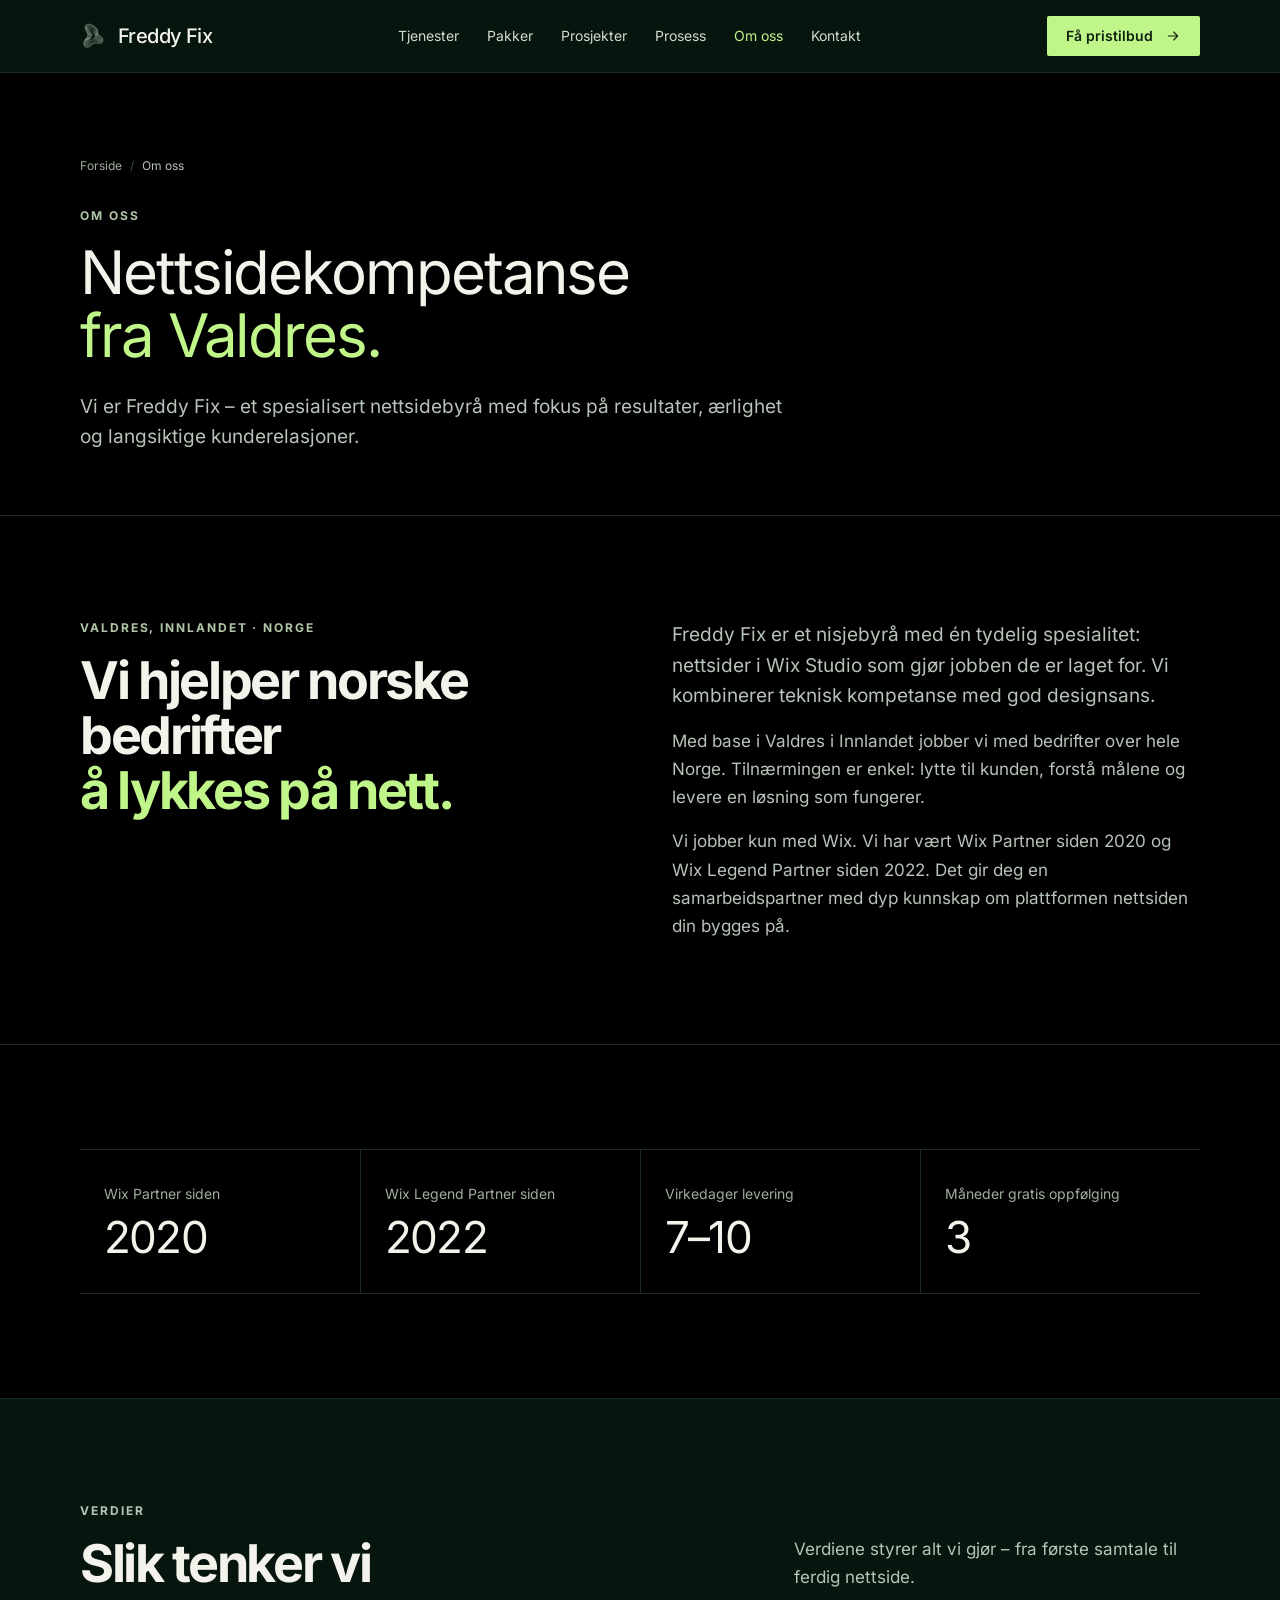
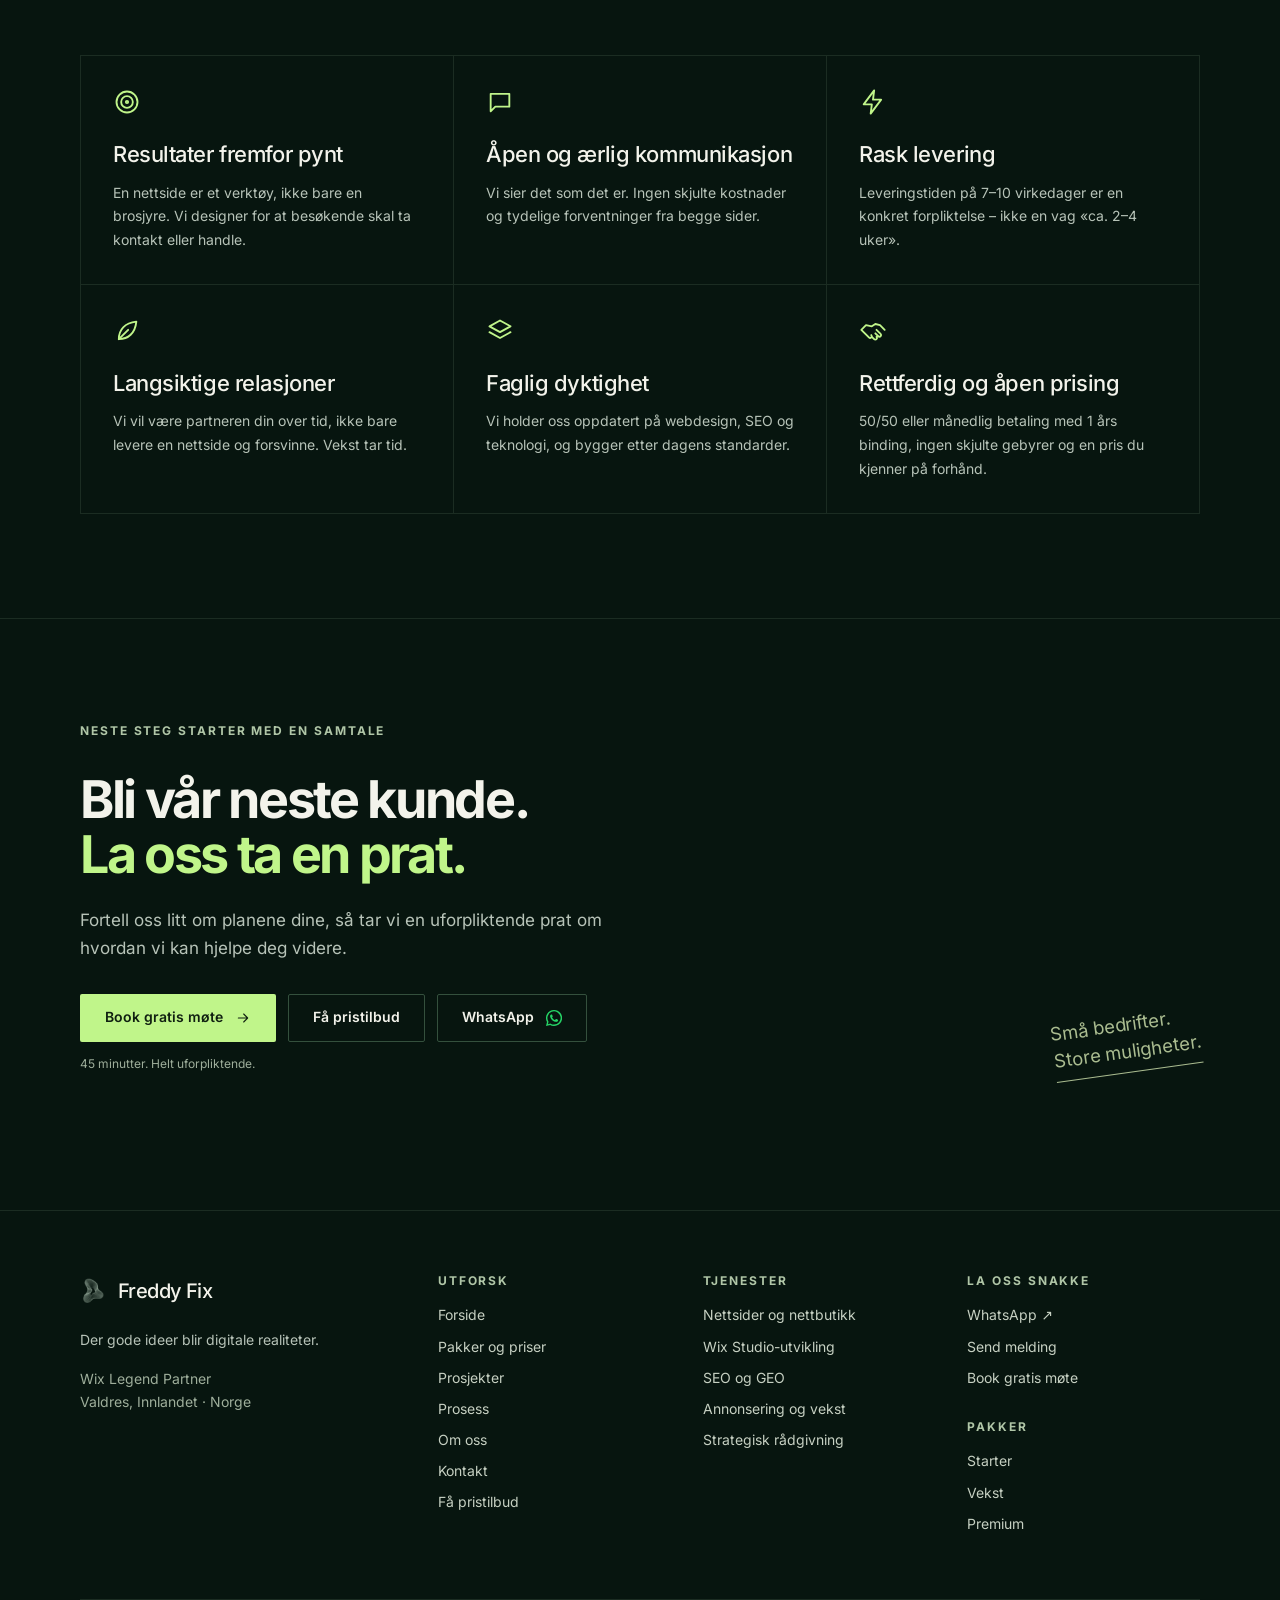
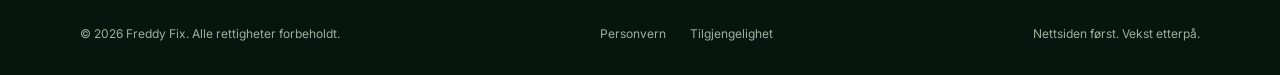
<file: om-oss/index.html>
<!doctype html>
<html lang="no">
<head>
<meta charset="utf-8">
<meta name="viewport" content="width=device-width, initial-scale=1">
<title>Om Freddy Fix – Wix Legend Partner i Valdres | Freddy Fix</title>
<meta name="description" content="Freddy Fix er et norsk nettsidebyrå i Valdres, Innlandet. Wix Partner siden 2020 og Wix Legend Partner siden 2022. Vi lager nettsider i Wix Studio for bedrifter i hele Norge.">
<meta name="robots" content="noindex, follow">
<link rel="canonical" href="https://freddy632.github.io/freddyfix-site/om-oss/">
<meta name="theme-color" content="#07150f">
<meta name="color-scheme" content="dark">
<meta property="og:type" content="website">
<meta property="og:locale" content="nb_NO">
<meta property="og:site_name" content="Freddy Fix">
<meta property="og:title" content="Om Freddy Fix – Wix Legend Partner i Valdres | Freddy Fix">
<meta property="og:description" content="Freddy Fix er et norsk nettsidebyrå i Valdres, Innlandet. Wix Partner siden 2020 og Wix Legend Partner siden 2022. Vi lager nettsider i Wix Studio for bedrifter i hele Norge.">
<meta property="og:url" content="https://freddy632.github.io/freddyfix-site/om-oss/">
<meta property="og:image" content="https://freddy632.github.io/freddyfix-site/assets/img/og-image.jpg">
<meta property="og:image:width" content="1200">
<meta property="og:image:height" content="630">
<meta property="og:image:alt" content="Freddy Fix – Nettsiden først. Vekst etterpå.">
<meta name="twitter:card" content="summary_large_image">
<link rel="icon" href="../assets/img/favicon.png" type="image/png">
<link rel="apple-touch-icon" href="../assets/img/apple-touch-icon.png">
<link rel="preload" href="../assets/fonts/inter-latin.woff2" as="font" type="font/woff2" crossorigin>
<link rel="stylesheet" href="../assets/css/main.css?v=033ad8c9">

<script type="application/ld+json">{"@context":"https://schema.org","@graph":[{"@type":["Organization","ProfessionalService"],"@id":"https://freddy632.github.io/freddyfix-site/#organisasjon","name":"Freddy Fix","url":"https://freddy632.github.io/freddyfix-site/","logo":"https://freddy632.github.io/freddyfix-site/assets/img/logo.jpg","image":"https://freddy632.github.io/freddyfix-site/assets/img/og-image.jpg","slogan":"Nettsiden først. Vekst etterpå.","description":"Freddy Fix er et norsk web- og markedsføringsbyrå i Valdres som lager komplette nettsider i Wix Studio – og hjelper deg videre med SEO, annonsering og vekst.","address":{"@type":"PostalAddress","addressRegion":"Innlandet","addressLocality":"Valdres","addressCountry":"NO"},"areaServed":{"@type":"Country","name":"Norge"},"knowsLanguage":"nb","openingHoursSpecification":{"@type":"OpeningHoursSpecification","dayOfWeek":["Monday","Tuesday","Wednesday","Thursday","Friday"],"opens":"08:00","closes":"17:00"},"knowsAbout":["Wix Studio","Nettsideutvikling","Nettbutikk","Søkemotoroptimalisering","Digital annonsering","Digital strategi"],"award":"Wix Legend Partner (siden 2022)"},{"@type":"BreadcrumbList","itemListElement":[{"@type":"ListItem","position":1,"name":"Forside","item":"https://freddy632.github.io/freddyfix-site/"},{"@type":"ListItem","position":2,"name":"Om oss","item":"https://freddy632.github.io/freddyfix-site/om-oss/"}]},{"@type":"AboutPage","name":"Om Freddy Fix","url":"https://freddy632.github.io/freddyfix-site/om-oss/","about":{"@id":"https://freddy632.github.io/freddyfix-site/#organisasjon"}}]}</script>
</head>
<body data-api-base="https://freddyfix.wixstudio.com/ny-freddy-fix/_functions" data-root="../" data-page="om-oss">
<a class="skip-link" href="#hovedinnhold">Hopp til hovedinnhold</a>
<header class="site-header" data-header>
  <div class="container site-header__inner">
    <a class="brand" href="../" aria-label="Freddy Fix – til forsiden">
      <img src="../assets/img/mark.png" width="26" height="30" alt="">
      <span>Freddy Fix</span>
    </a>
    <button class="nav-toggle" type="button" aria-expanded="false" aria-controls="hovedmeny" data-nav-toggle>
      <span class="nav-toggle__bars"></span><span class="sr-only">Meny</span>
    </button>
    <nav class="nav" id="hovedmeny" aria-label="Hovedmeny">
      <ul class="nav__list" role="list"><li><a class="nav__link" href="../tjenester/">Tjenester</a></li><li><a class="nav__link" href="../pakker/">Pakker</a></li><li><a class="nav__link" href="../referanser/">Prosjekter</a></li><li><a class="nav__link" href="../prosess/">Prosess</a></li><li><a class="nav__link" href="../om-oss/" aria-current="page">Om oss</a></li><li><a class="nav__link" href="../kontakt/">Kontakt</a></li></ul>
      <a class="btn btn--primary btn--block nav__cta" href="../pristilbud/">Få pristilbud<svg class="" width="24" height="24" viewBox="0 0 24 24" fill="none" stroke="currentColor" stroke-width="1.6" stroke-linecap="round" stroke-linejoin="round" aria-hidden="true" focusable="false"><path d="M5 12h14M13 6l6 6-6 6"/></svg></a>
    </nav>
    <a class="btn btn--primary btn--sm" href="../pristilbud/">Få pristilbud<svg class="" width="24" height="24" viewBox="0 0 24 24" fill="none" stroke="currentColor" stroke-width="1.6" stroke-linecap="round" stroke-linejoin="round" aria-hidden="true" focusable="false"><path d="M5 12h14M13 6l6 6-6 6"/></svg></a>
  </div>
</header>
<main id="hovedinnhold" tabindex="-1">

<section class="page-hero" aria-labelledby="sidetittel">
  <div class="container">
    <nav class="breadcrumbs" aria-label="Brødsmulesti"><ol><li><a href="../">Forside</a></li><li><span aria-current="page">Om oss</span></li></ol></nav>
    <div class="page-hero__inner">
      <p class="eyebrow">Om oss</p>
      <h1 id="sidetittel"><span class="line">Nettsidekompetanse</span><span class="line accent">fra Valdres.</span></h1>
      <p class="lead">Vi er Freddy Fix – et spesialisert nettsidebyrå med fokus på resultater, ærlighet og langsiktige kunderelasjoner.</p>
      
    </div>
  </div>
</section>

<section class="section" aria-labelledby="intro-tittel">
  <div class="container split split--top">
    <div>
      <p class="eyebrow">Valdres, Innlandet · Norge</p>
      <h2 id="intro-tittel"><span class="line">Vi hjelper norske bedrifter</span><span class="line accent">å lykkes på nett.</span></h2>
    </div>
    <div class="prose">
      <p class="lead">Freddy Fix er et nisjebyrå med én tydelig spesialitet: nettsider i Wix Studio som gjør jobben de er laget for. Vi kombinerer teknisk kompetanse med god designsans.</p>
      <p>Med base i Valdres i Innlandet jobber vi med bedrifter over hele Norge. Tilnærmingen er enkel: lytte til kunden, forstå målene og levere en løsning som fungerer.</p>
      <p>Vi jobber kun med Wix. Vi har vært Wix Partner siden 2020 og Wix Legend Partner siden 2022. Det gir deg en samarbeidspartner med dyp kunnskap om plattformen nettsiden din bygges på.</p>
    </div>
  </div>
</section>

<section class="section section--rule" aria-labelledby="fakta-tittel">
  <div class="container">
    <h2 class="sr-only" id="fakta-tittel">Fakta om Freddy Fix</h2>
    <dl class="stats">
      <div class="stat"><dt>Wix Partner siden</dt><dd>2020</dd></div>
      <div class="stat"><dt>Wix Legend Partner siden</dt><dd>2022</dd></div>
      <div class="stat"><dt>Virkedager levering</dt><dd>7–10</dd></div>
      <div class="stat"><dt>Måneder gratis oppfølging</dt><dd>3</dd></div>
    </dl>
  </div>
</section>

<section class="section section--surface section--rule" aria-labelledby="verdier-tittel">
  <div class="container">
    <div class="section-head">
  <div><p class="eyebrow">Verdier</p><h2 id="verdier-tittel"><span class="line">Slik tenker vi</span></h2></div>
  <p>Verdiene styrer alt vi gjør – fra første samtale til ferdig nettside.</p>
</div>
    <ul class="cells" role="list"><li class="cell"><svg class="cell__icon" width="24" height="24" viewBox="0 0 24 24" fill="none" stroke="currentColor" stroke-width="1.6" stroke-linecap="round" stroke-linejoin="round" aria-hidden="true" focusable="false"><circle cx="12" cy="12" r="9"/><circle cx="12" cy="12" r="5"/><circle cx="12" cy="12" r="1"/></svg><h3 class="h3">Resultater fremfor pynt</h3><p>En nettside er et verktøy, ikke bare en brosjyre. Vi designer for at besøkende skal ta kontakt eller handle.</p></li><li class="cell"><svg class="cell__icon" width="24" height="24" viewBox="0 0 24 24" fill="none" stroke="currentColor" stroke-width="1.6" stroke-linecap="round" stroke-linejoin="round" aria-hidden="true" focusable="false"><path d="M4 5h16v11H8l-4 4V5Z"/></svg><h3 class="h3">Åpen og ærlig kommunikasjon</h3><p>Vi sier det som det er. Ingen skjulte kostnader og tydelige forventninger fra begge sider.</p></li><li class="cell"><svg class="cell__icon" width="24" height="24" viewBox="0 0 24 24" fill="none" stroke="currentColor" stroke-width="1.6" stroke-linecap="round" stroke-linejoin="round" aria-hidden="true" focusable="false"><path d="M13 2 4 14h7l-1 8 9-12h-7l1-8Z"/></svg><h3 class="h3">Rask levering</h3><p>Leveringstiden på 7–10 virkedager er en konkret forpliktelse – ikke en vag «ca. 2–4 uker».</p></li><li class="cell"><svg class="cell__icon" width="24" height="24" viewBox="0 0 24 24" fill="none" stroke="currentColor" stroke-width="1.6" stroke-linecap="round" stroke-linejoin="round" aria-hidden="true" focusable="false"><path d="M5 19c0-8 5-14 15-15-1 10-7 15-15 15Z"/><path d="M5 19 13 11"/></svg><h3 class="h3">Langsiktige relasjoner</h3><p>Vi vil være partneren din over tid, ikke bare levere en nettside og forsvinne. Vekst tar tid.</p></li><li class="cell"><svg class="cell__icon" width="24" height="24" viewBox="0 0 24 24" fill="none" stroke="currentColor" stroke-width="1.6" stroke-linecap="round" stroke-linejoin="round" aria-hidden="true" focusable="false"><path d="m12 3 9 5-9 5-9-5 9-5Z"/><path d="m3 13 9 5 9-5"/></svg><h3 class="h3">Faglig dyktighet</h3><p>Vi holder oss oppdatert på webdesign, SEO og teknologi, og bygger etter dagens standarder.</p></li><li class="cell"><svg class="cell__icon" width="24" height="24" viewBox="0 0 24 24" fill="none" stroke="currentColor" stroke-width="1.6" stroke-linecap="round" stroke-linejoin="round" aria-hidden="true" focusable="false"><path d="m11 17 2 2a1.4 1.4 0 0 0 2-2M14 14l2.5 2.5a1.4 1.4 0 0 0 2-2L15 11M2 11l4-4 5 1 3-2 4 1 4 4M6 7l-4 4 6.5 6.5a1.4 1.4 0 0 0 2-2"/></svg><h3 class="h3">Rettferdig og åpen prising</h3><p>50/50 eller månedlig betaling med 1 års binding, ingen skjulte gebyrer og en pris du kjenner på forhånd.</p></li></ul>
  </div>
</section>

<section class="section cta" aria-labelledby="cta-tittel">
  <div class="container cta__grid">
    <div>
      <p class="eyebrow">Neste steg starter med en samtale</p>
      <h2 id="cta-tittel"><span class="line">Bli vår neste kunde.</span><span class="line accent">La oss ta en prat.</span></h2>
      <p>Fortell oss litt om planene dine, så tar vi en uforpliktende prat om hvordan vi kan hjelpe deg videre.</p>
      <div class="btn-row">
  <a class="btn btn--primary" href="../kontakt/?emne=mote#skjema">Book gratis møte<svg class="" width="24" height="24" viewBox="0 0 24 24" fill="none" stroke="currentColor" stroke-width="1.6" stroke-linecap="round" stroke-linejoin="round" aria-hidden="true" focusable="false"><path d="M5 12h14M13 6l6 6-6 6"/></svg></a>
  <a class="btn btn--outline" href="../pristilbud/">Få pristilbud</a>
  <a class="btn btn--outline" href="https://wa.me/4790643906" rel="noopener" target="_blank">WhatsApp<svg class="icon-wa" width="24" height="24" viewBox="0 0 24 24" fill="none" stroke="currentColor" stroke-width="1.6" stroke-linecap="round" stroke-linejoin="round" aria-hidden="true" focusable="false"><path fill="currentColor" stroke="none" d="M17.5 14.4c-.3-.1-1.8-.9-2-1-.3-.1-.5-.1-.7.2-.2.3-.8 1-.9 1.2-.2.2-.3.2-.6.1-.3-.2-1.3-.5-2.4-1.5-.9-.8-1.5-1.8-1.7-2-.2-.3 0-.5.1-.6l.5-.5.3-.5c.1-.2 0-.4 0-.5l-.9-2.2c-.2-.6-.5-.5-.7-.5h-.6c-.2 0-.5.1-.8.4-.3.3-1 1-1 2.5s1.1 2.9 1.2 3.1c.1.2 2.1 3.2 5.1 4.5.7.3 1.3.5 1.7.6.7.2 1.4.2 1.9.1.6-.1 1.8-.7 2-1.4.2-.7.2-1.3.2-1.4-.1-.1-.3-.2-.6-.3ZM12 21.9c-1.8 0-3.5-.5-5-1.4l-.4-.2-3.7.9.9-3.6-.2-.4A9.9 9.9 0 1 1 12 21.9ZM12 0a12 12 0 0 0-10.5 17.9L0 24l6.2-1.6A12 12 0 1 0 12 0Z"/></svg><span class="sr-only"> (åpnes i ny fane)</span></a>
</div>
      <p class="btn-note">45 minutter. Helt uforpliktende.</p>
    </div>
    <p class="cta__note" aria-hidden="true">Små bedrifter.<br>Store muligheter.</p>
  </div>
</section>

</main>
<footer class="site-footer">
  <div class="container">
    <div class="footer-grid">
      <div class="footer-brand">
        <a class="brand" href="../" aria-label="Freddy Fix – til forsiden"><img src="../assets/img/mark.png" width="26" height="30" alt="" loading="lazy"><span>Freddy Fix</span></a>
        <p>Der gode ideer blir digitale realiteter.</p>
        <p class="muted">Wix Legend Partner<br>Valdres, Innlandet · Norge</p>
      </div>
      <nav class="footer-col" aria-labelledby="ft-utforsk"><h2 id="ft-utforsk">Utforsk</h2><ul role="list"><li><a href="../">Forside</a></li><li><a href="../pakker/">Pakker og priser</a></li><li><a href="../referanser/">Prosjekter</a></li><li><a href="../prosess/">Prosess</a></li><li><a href="../om-oss/">Om oss</a></li><li><a href="../kontakt/">Kontakt</a></li><li><a href="../pristilbud/">Få pristilbud</a></li></ul></nav>
      <nav class="footer-col" aria-labelledby="ft-tjenester"><h2 id="ft-tjenester">Tjenester</h2><ul role="list"><li><a href="../tjenester/#nettside-design">Nettsider og nettbutikk</a></li><li><a href="../tjenester/#wix-studio">Wix Studio-utvikling</a></li><li><a href="../tjenester/#seo-geo">SEO og GEO</a></li><li><a href="../tjenester/#annonsering">Annonsering og vekst</a></li><li><a href="../tjenester/#digital-strategi">Strategisk rådgivning</a></li></ul></nav>
      <div class="footer-col"><h2 id="ft-kontakt">La oss snakke</h2><ul role="list" aria-labelledby="ft-kontakt"><li><a href="https://wa.me/4790643906" rel="noopener">WhatsApp ↗</a></li><li><a href="../kontakt/#skjema">Send melding</a></li><li><a href="../kontakt/?emne=mote#skjema">Book gratis møte</a></li></ul>
        <h2 class="footer-col__sub" style="margin-top:var(--space-6)">Pakker</h2>
        <ul role="list"><li><a href="../pakker/#pakke-starter">Starter</a></li><li><a href="../pakker/#pakke-vekst">Vekst</a></li><li><a href="../pakker/#pakke-premium">Premium</a></li></ul>
      </div>
    </div>
    <div class="footer-bottom">
      <p>© 2026 Freddy Fix. Alle rettigheter forbeholdt.</p>
      <ul role="list"><li><a href="../personvern/">Personvern</a></li><li><a href="../tilgjengelighet/">Tilgjengelighet</a></li></ul>
      <p>Nettsiden først. Vekst etterpå.</p>
    </div>
  </div>
</footer>
<script type="module" src="../assets/js/main.js?v=033ad8c9"></script>
</body>
</html>
</file>
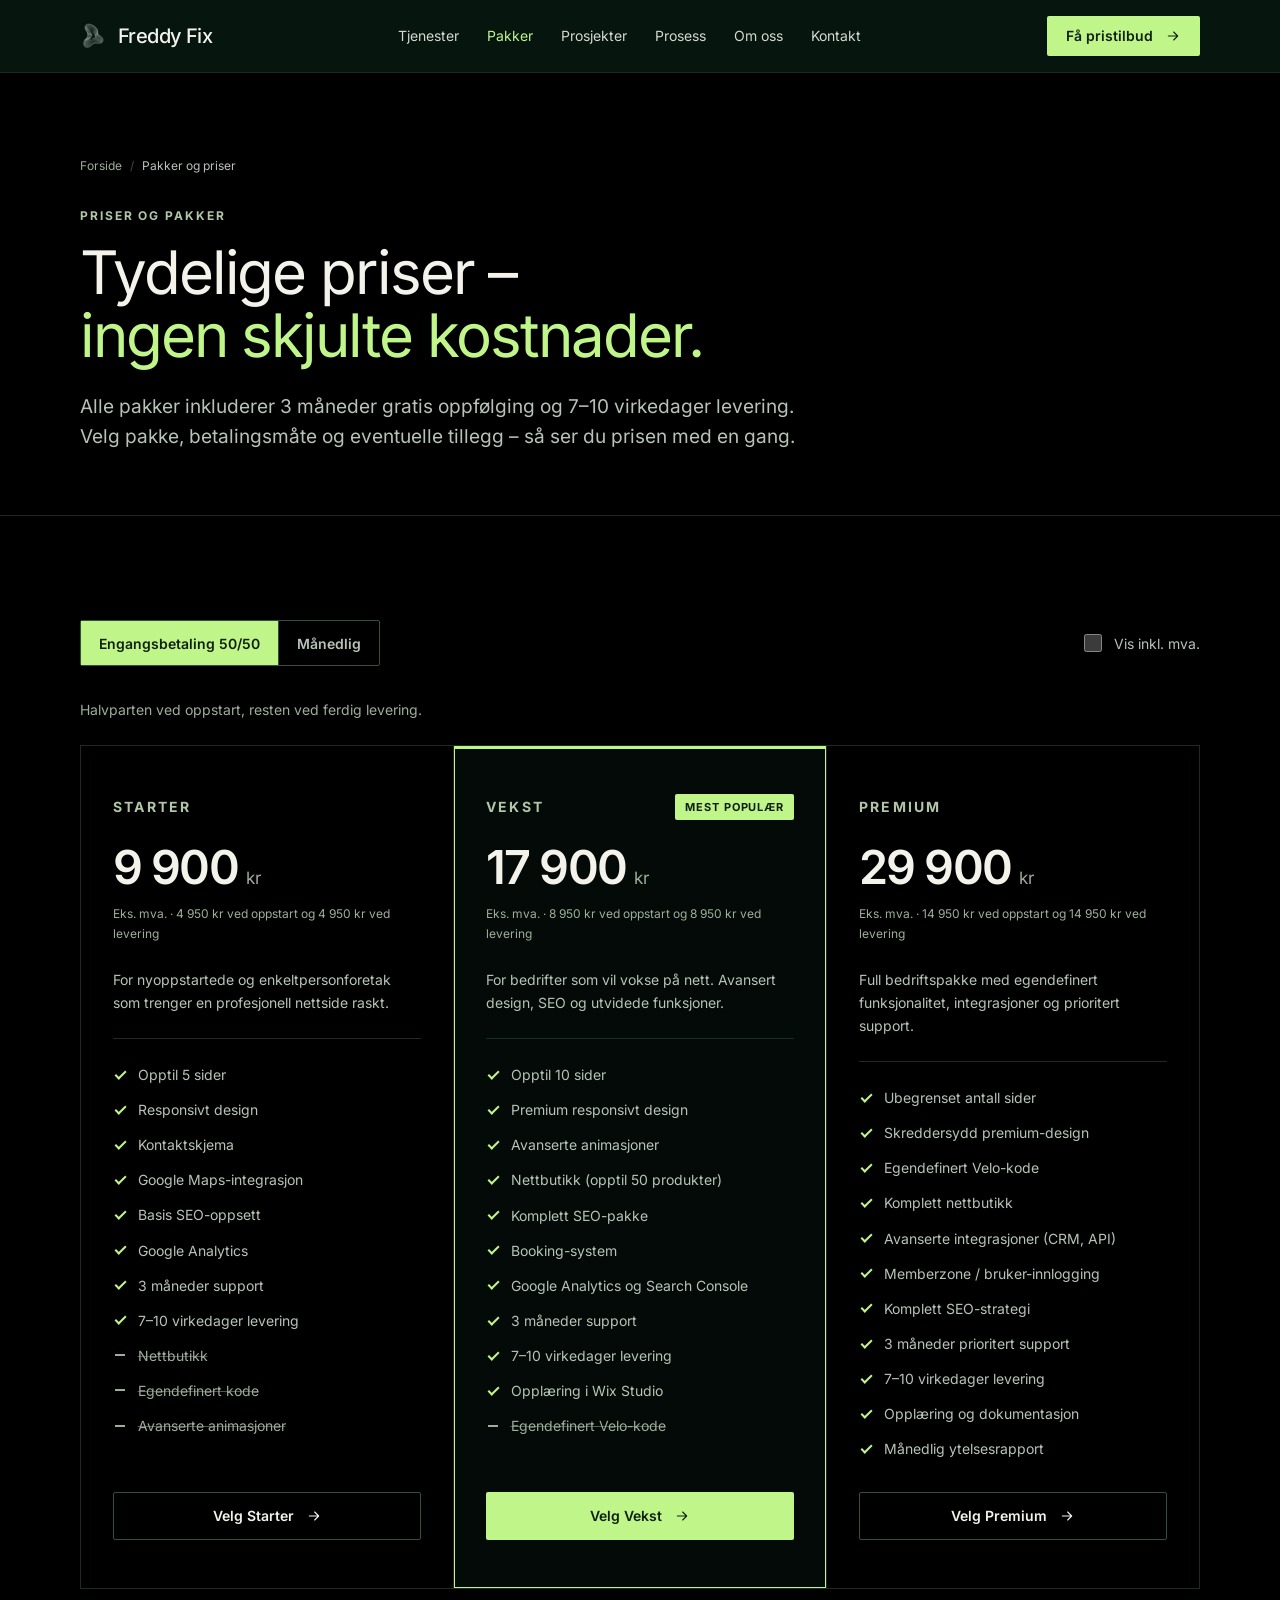
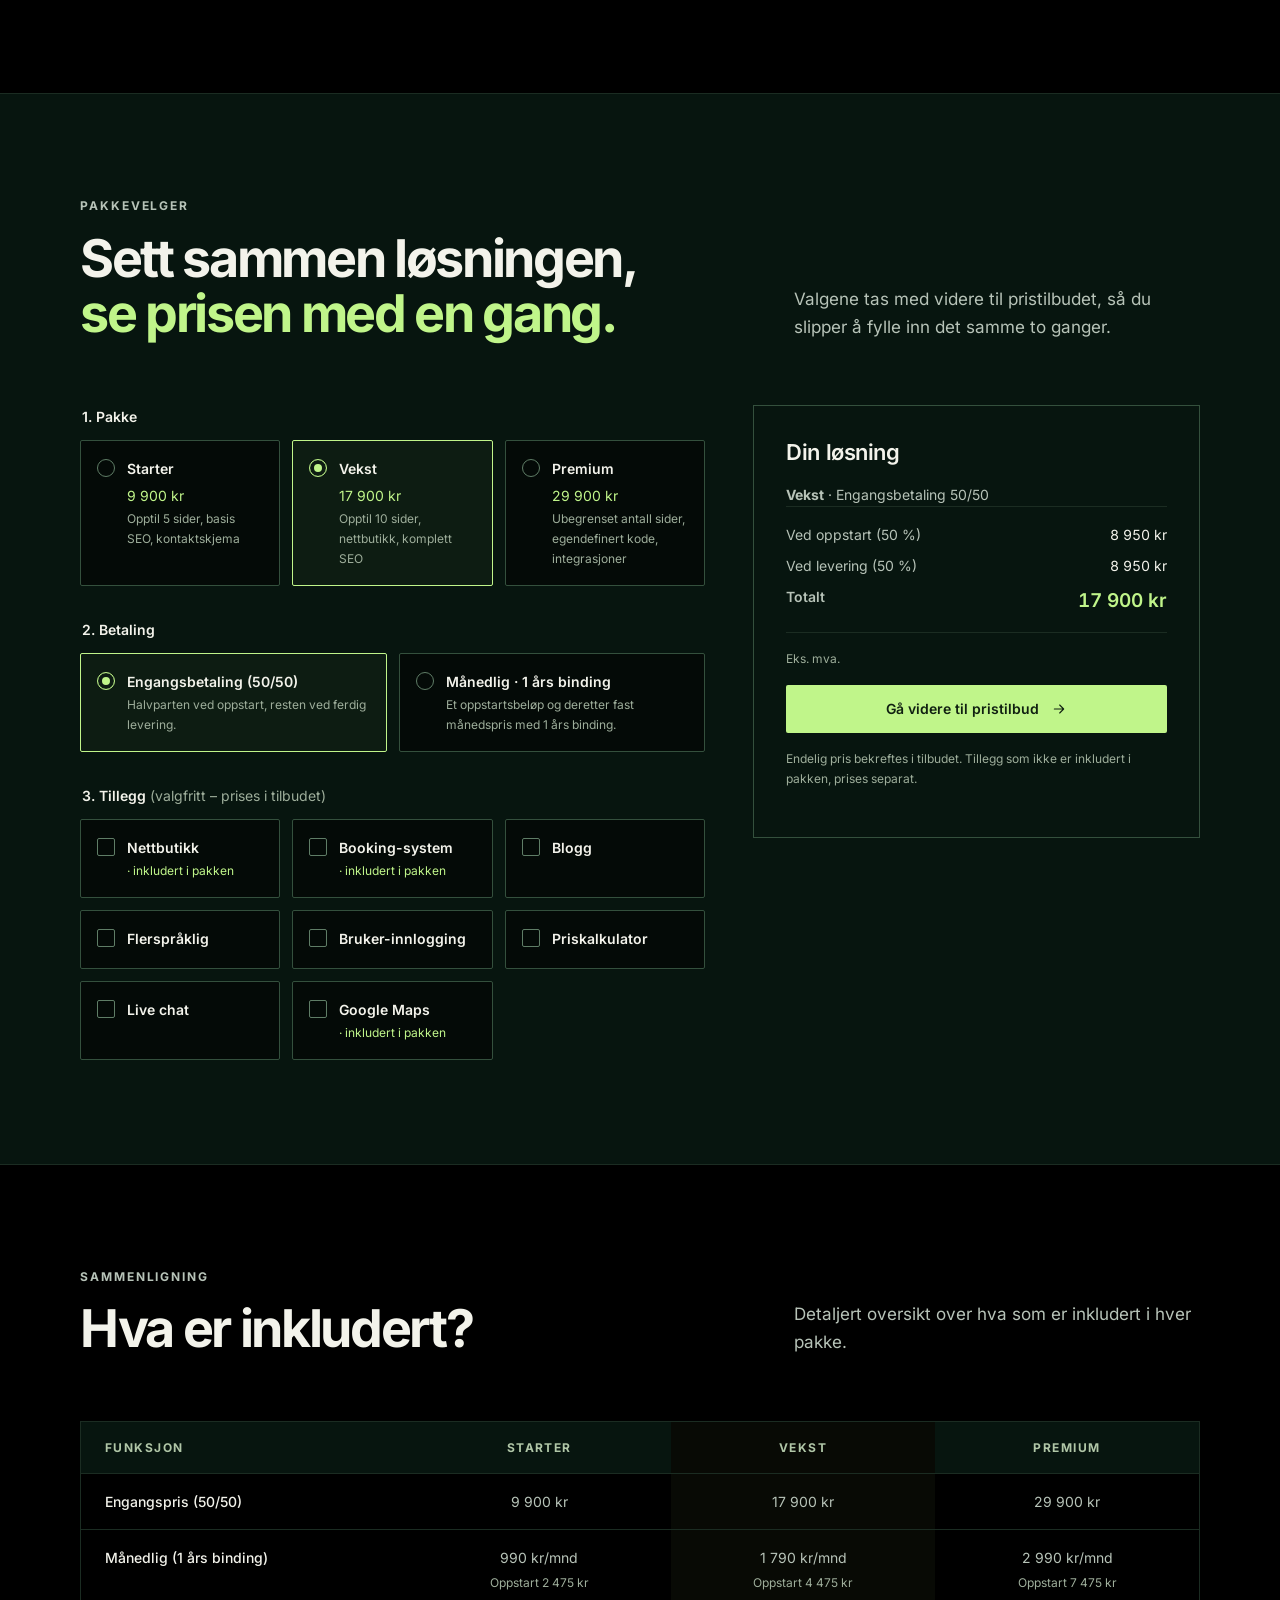
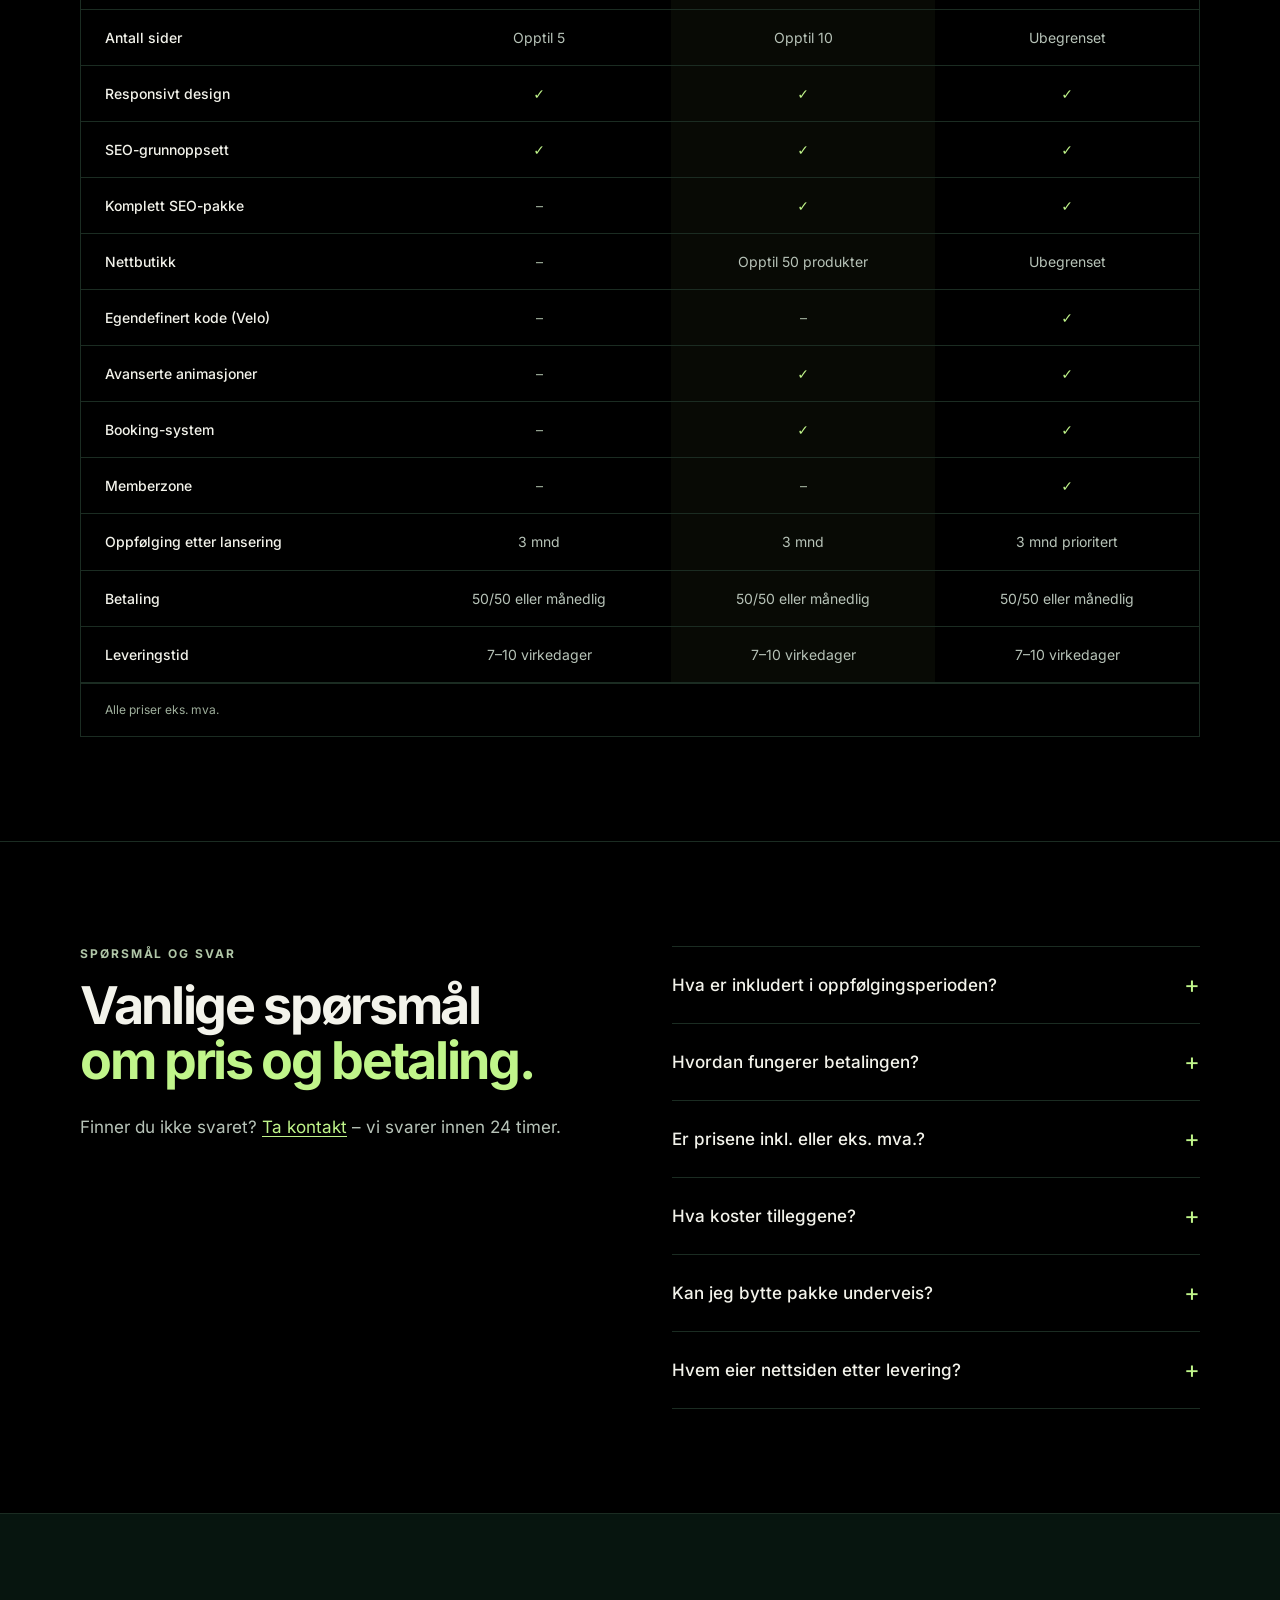
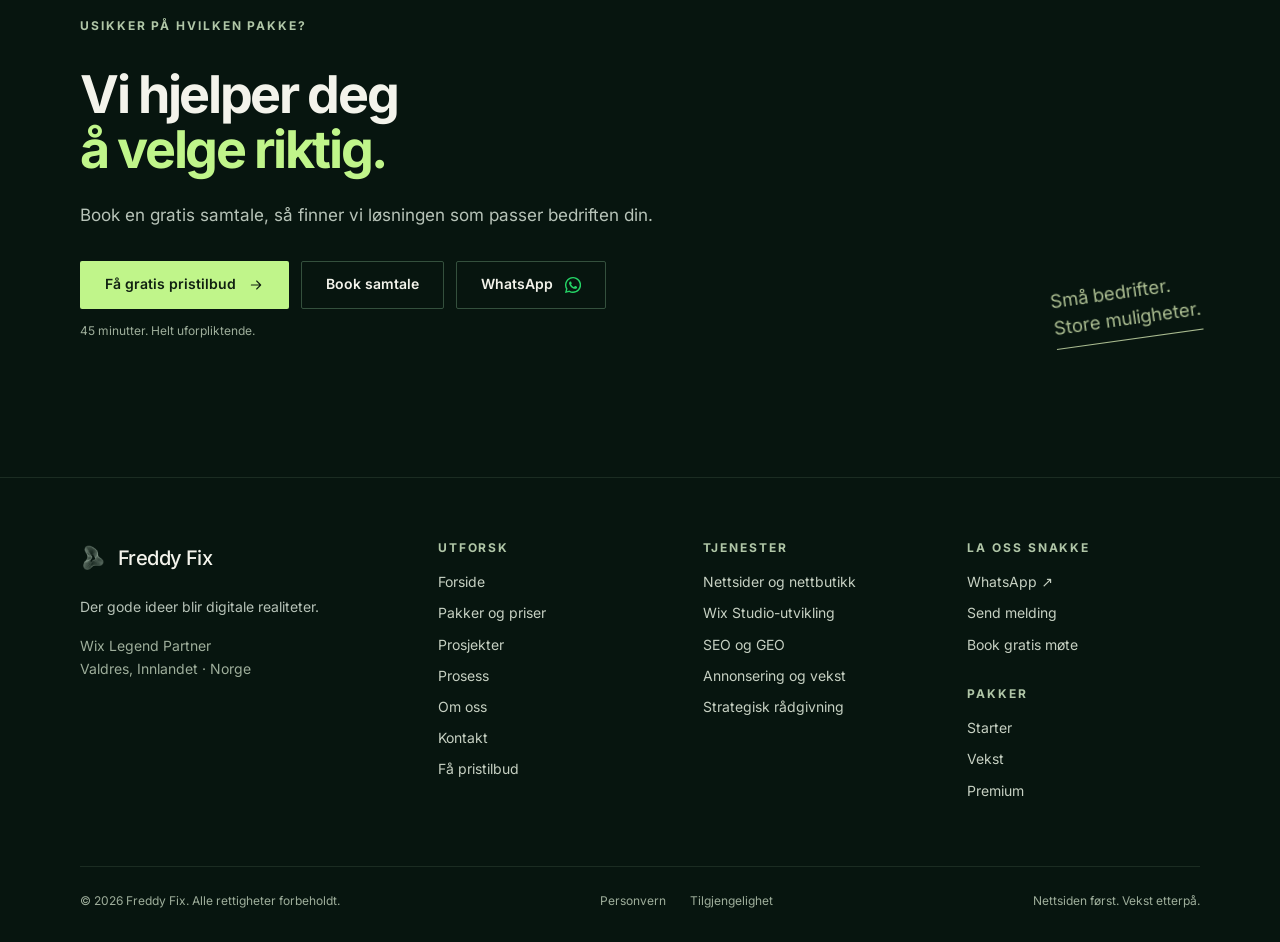
<file: pakker/index.html>
<!doctype html>
<html lang="no">
<head>
<meta charset="utf-8">
<meta name="viewport" content="width=device-width, initial-scale=1">
<title>Pakker og priser for nettside i Wix Studio | Freddy Fix</title>
<meta name="description" content="Se priser og innhold i Freddy Fix sine nettsidepakker: Starter 9 900 kr, Vekst 17 900 kr og Premium 29 900 kr eks. mva. Betal 50/50 eller månedlig med 1 års binding.">
<meta name="robots" content="noindex, follow">
<link rel="canonical" href="https://freddy632.github.io/freddyfix-site/pakker/">
<meta name="theme-color" content="#07150f">
<meta name="color-scheme" content="dark">
<meta property="og:type" content="website">
<meta property="og:locale" content="nb_NO">
<meta property="og:site_name" content="Freddy Fix">
<meta property="og:title" content="Pakker og priser for nettside i Wix Studio | Freddy Fix">
<meta property="og:description" content="Se priser og innhold i Freddy Fix sine nettsidepakker: Starter 9 900 kr, Vekst 17 900 kr og Premium 29 900 kr eks. mva. Betal 50/50 eller månedlig med 1 års binding.">
<meta property="og:url" content="https://freddy632.github.io/freddyfix-site/pakker/">
<meta property="og:image" content="https://freddy632.github.io/freddyfix-site/assets/img/og-image.jpg">
<meta property="og:image:width" content="1200">
<meta property="og:image:height" content="630">
<meta property="og:image:alt" content="Freddy Fix – Nettsiden først. Vekst etterpå.">
<meta name="twitter:card" content="summary_large_image">
<link rel="icon" href="../assets/img/favicon.png" type="image/png">
<link rel="apple-touch-icon" href="../assets/img/apple-touch-icon.png">
<link rel="preload" href="../assets/fonts/inter-latin.woff2" as="font" type="font/woff2" crossorigin>
<link rel="stylesheet" href="../assets/css/main.css?v=033ad8c9">

<script type="application/ld+json">{"@context":"https://schema.org","@graph":[{"@type":["Organization","ProfessionalService"],"@id":"https://freddy632.github.io/freddyfix-site/#organisasjon","name":"Freddy Fix","url":"https://freddy632.github.io/freddyfix-site/","logo":"https://freddy632.github.io/freddyfix-site/assets/img/logo.jpg","image":"https://freddy632.github.io/freddyfix-site/assets/img/og-image.jpg","slogan":"Nettsiden først. Vekst etterpå.","description":"Freddy Fix er et norsk web- og markedsføringsbyrå i Valdres som lager komplette nettsider i Wix Studio – og hjelper deg videre med SEO, annonsering og vekst.","address":{"@type":"PostalAddress","addressRegion":"Innlandet","addressLocality":"Valdres","addressCountry":"NO"},"areaServed":{"@type":"Country","name":"Norge"},"knowsLanguage":"nb","openingHoursSpecification":{"@type":"OpeningHoursSpecification","dayOfWeek":["Monday","Tuesday","Wednesday","Thursday","Friday"],"opens":"08:00","closes":"17:00"},"knowsAbout":["Wix Studio","Nettsideutvikling","Nettbutikk","Søkemotoroptimalisering","Digital annonsering","Digital strategi"],"award":"Wix Legend Partner (siden 2022)"},{"@type":"BreadcrumbList","itemListElement":[{"@type":"ListItem","position":1,"name":"Forside","item":"https://freddy632.github.io/freddyfix-site/"},{"@type":"ListItem","position":2,"name":"Pakker og priser","item":"https://freddy632.github.io/freddyfix-site/pakker/"}]},{"@type":"Product","name":"Nettsidepakke Starter","description":"For nyoppstartede og enkeltpersonforetak som trenger en profesjonell nettside raskt.","brand":{"@type":"Brand","name":"Freddy Fix"},"url":"https://freddy632.github.io/freddyfix-site/pakker/#pakke-starter","offers":{"@type":"Offer","price":9900,"priceCurrency":"NOK","priceSpecification":{"@type":"UnitPriceSpecification","price":9900,"priceCurrency":"NOK","valueAddedTaxIncluded":false},"availability":"https://schema.org/InStock","seller":{"@id":"https://freddy632.github.io/freddyfix-site/#organisasjon"}}},{"@type":"Product","name":"Nettsidepakke Vekst","description":"For bedrifter som vil vokse på nett. Avansert design, SEO og utvidede funksjoner.","brand":{"@type":"Brand","name":"Freddy Fix"},"url":"https://freddy632.github.io/freddyfix-site/pakker/#pakke-vekst","offers":{"@type":"Offer","price":17900,"priceCurrency":"NOK","priceSpecification":{"@type":"UnitPriceSpecification","price":17900,"priceCurrency":"NOK","valueAddedTaxIncluded":false},"availability":"https://schema.org/InStock","seller":{"@id":"https://freddy632.github.io/freddyfix-site/#organisasjon"}}},{"@type":"Product","name":"Nettsidepakke Premium","description":"Full bedriftspakke med egendefinert funksjonalitet, integrasjoner og prioritert support.","brand":{"@type":"Brand","name":"Freddy Fix"},"url":"https://freddy632.github.io/freddyfix-site/pakker/#pakke-premium","offers":{"@type":"Offer","price":29900,"priceCurrency":"NOK","priceSpecification":{"@type":"UnitPriceSpecification","price":29900,"priceCurrency":"NOK","valueAddedTaxIncluded":false},"availability":"https://schema.org/InStock","seller":{"@id":"https://freddy632.github.io/freddyfix-site/#organisasjon"}}},{"@type":"FAQPage","mainEntity":[{"@type":"Question","name":"Hva er inkludert i oppfølgingsperioden?","acceptedAnswer":{"@type":"Answer","text":"3 måneder gratis support inkluderer innholdsoppdateringer, teknisk hjelp og mindre justeringer. Større endringer faktureres etter timepris."}},{"@type":"Question","name":"Hvordan fungerer betalingen?","acceptedAnswer":{"@type":"Answer","text":"Du velger ett av to betalingsalternativer. Engangsbetaling (50/50): du betaler halvparten av pakkeprisen ved oppstart og resten ved ferdig levering. Månedlig: du betaler et oppstartsbeløp og deretter en fast månedspris med 1 års binding. Begge alternativene vises med beløp for hver pakke over."}},{"@type":"Question","name":"Er prisene inkl. eller eks. mva.?","acceptedAnswer":{"@type":"Answer","text":"Alle priser er eksklusive mva. (25 %). Bruk bryteren «Vis inkl. mva.» for å se beløpene med mva. Faktura utstedes med mva."}},{"@type":"Question","name":"Hva koster tilleggene?","acceptedAnswer":{"@type":"Answer","text":"Funksjoner som ikke er inkludert i pakken, prises i det konkrete tilbudet ditt. Velg dem i pakkevelgeren, så tar vi dem med i pristilbudet."}},{"@type":"Question","name":"Kan jeg bytte pakke underveis?","acceptedAnswer":{"@type":"Answer","text":"Ja, det er mulig å oppgradere til en større pakke underveis. Vi justerer prisen ut fra arbeidet som gjenstår."}},{"@type":"Question","name":"Hvem eier nettsiden etter levering?","acceptedAnswer":{"@type":"Answer","text":"Du eier nettsiden fullt ut når sluttbetalingen er mottatt. Vi overfører alle tilganger og rettigheter til deg."}}]}]}</script>
</head>
<body data-api-base="https://freddyfix.wixstudio.com/ny-freddy-fix/_functions" data-root="../" data-page="pakker">
<a class="skip-link" href="#hovedinnhold">Hopp til hovedinnhold</a>
<header class="site-header" data-header>
  <div class="container site-header__inner">
    <a class="brand" href="../" aria-label="Freddy Fix – til forsiden">
      <img src="../assets/img/mark.png" width="26" height="30" alt="">
      <span>Freddy Fix</span>
    </a>
    <button class="nav-toggle" type="button" aria-expanded="false" aria-controls="hovedmeny" data-nav-toggle>
      <span class="nav-toggle__bars"></span><span class="sr-only">Meny</span>
    </button>
    <nav class="nav" id="hovedmeny" aria-label="Hovedmeny">
      <ul class="nav__list" role="list"><li><a class="nav__link" href="../tjenester/">Tjenester</a></li><li><a class="nav__link" href="../pakker/" aria-current="page">Pakker</a></li><li><a class="nav__link" href="../referanser/">Prosjekter</a></li><li><a class="nav__link" href="../prosess/">Prosess</a></li><li><a class="nav__link" href="../om-oss/">Om oss</a></li><li><a class="nav__link" href="../kontakt/">Kontakt</a></li></ul>
      <a class="btn btn--primary btn--block nav__cta" href="../pristilbud/">Få pristilbud<svg class="" width="24" height="24" viewBox="0 0 24 24" fill="none" stroke="currentColor" stroke-width="1.6" stroke-linecap="round" stroke-linejoin="round" aria-hidden="true" focusable="false"><path d="M5 12h14M13 6l6 6-6 6"/></svg></a>
    </nav>
    <a class="btn btn--primary btn--sm" href="../pristilbud/">Få pristilbud<svg class="" width="24" height="24" viewBox="0 0 24 24" fill="none" stroke="currentColor" stroke-width="1.6" stroke-linecap="round" stroke-linejoin="round" aria-hidden="true" focusable="false"><path d="M5 12h14M13 6l6 6-6 6"/></svg></a>
  </div>
</header>
<main id="hovedinnhold" tabindex="-1">

<section class="page-hero" aria-labelledby="sidetittel">
  <div class="container">
    <nav class="breadcrumbs" aria-label="Brødsmulesti"><ol><li><a href="../">Forside</a></li><li><span aria-current="page">Pakker og priser</span></li></ol></nav>
    <div class="page-hero__inner">
      <p class="eyebrow">Priser og pakker</p>
      <h1 id="sidetittel"><span class="line">Tydelige priser –</span><span class="line accent">ingen skjulte kostnader.</span></h1>
      <p class="lead">Alle pakker inkluderer 3 måneder gratis oppfølging og 7–10 virkedager levering. Velg pakke, betalingsmåte og eventuelle tillegg – så ser du prisen med en gang.</p>
      
    </div>
  </div>
</section>

<section class="section" aria-labelledby="velg-tittel">
  <div class="container">
    <h2 class="sr-only" id="velg-tittel">Velg pakke</h2>
    <div class="pricing-controls">
      <div class="segmented" role="group" aria-label="Betalingsmåte" data-mode-switch>
        <button type="button" data-mode="engang" aria-pressed="true">Engangsbetaling 50/50</button><button type="button" data-mode="maaned" aria-pressed="false">Månedlig</button>
      </div>
      <label class="switch"><input type="checkbox" data-vat-switch> Vis inkl. mva.</label>
    </div>
    <p class="small muted" style="margin-bottom:var(--space-5)" data-mode-desc aria-live="polite">Halvparten ved oppstart, resten ved ferdig levering.</p>
    <div class="pricing"><article class="plan" id="pakke-starter" aria-labelledby="plan-starter" data-plan="starter">
  <div class="plan__top"><h3 class="plan__name" id="plan-starter">Starter</h3></div>
  <p class="plan__price" data-price="starter"><span class="plan__amount" data-amount>9 900</span><span class="plan__unit" data-unit>kr</span></p>
  <p class="plan__terms" data-terms="starter">Eks. mva. · 4 950 kr ved oppstart og 4 950 kr ved levering</p>
  <noscript><p class="plan__terms">Månedlig: 2 475 kr i oppstart + 990 kr/mnd, 1 års binding</p></noscript>
  <p class="plan__tagline">For nyoppstartede og enkeltpersonforetak som trenger en profesjonell nettside raskt.</p>
  <ul class="checks" role="list"><li>Opptil 5 sider</li><li>Responsivt design</li><li>Kontaktskjema</li><li>Google Maps-integrasjon</li><li>Basis SEO-oppsett</li><li>Google Analytics</li><li>3 måneder support</li><li>7–10 virkedager levering</li><li class="is-excluded"><span class="sr-only">Ikke inkludert: </span>Nettbutikk</li><li class="is-excluded"><span class="sr-only">Ikke inkludert: </span>Egendefinert kode</li><li class="is-excluded"><span class="sr-only">Ikke inkludert: </span>Avanserte animasjoner</li></ul>
  <a class="btn btn--outline btn--block" href="../pristilbud/?pakke=starter" data-choose="starter">Velg Starter<svg class="" width="24" height="24" viewBox="0 0 24 24" fill="none" stroke="currentColor" stroke-width="1.6" stroke-linecap="round" stroke-linejoin="round" aria-hidden="true" focusable="false"><path d="M5 12h14M13 6l6 6-6 6"/></svg></a>
</article><article class="plan plan--featured" id="pakke-vekst" aria-labelledby="plan-vekst" data-plan="vekst">
  <div class="plan__top"><h3 class="plan__name" id="plan-vekst">Vekst</h3><span class="badge">Mest populær</span></div>
  <p class="plan__price" data-price="vekst"><span class="plan__amount" data-amount>17 900</span><span class="plan__unit" data-unit>kr</span></p>
  <p class="plan__terms" data-terms="vekst">Eks. mva. · 8 950 kr ved oppstart og 8 950 kr ved levering</p>
  <noscript><p class="plan__terms">Månedlig: 4 475 kr i oppstart + 1 790 kr/mnd, 1 års binding</p></noscript>
  <p class="plan__tagline">For bedrifter som vil vokse på nett. Avansert design, SEO og utvidede funksjoner.</p>
  <ul class="checks" role="list"><li>Opptil 10 sider</li><li>Premium responsivt design</li><li>Avanserte animasjoner</li><li>Nettbutikk (opptil 50 produkter)</li><li>Komplett SEO-pakke</li><li>Booking-system</li><li>Google Analytics og Search Console</li><li>3 måneder support</li><li>7–10 virkedager levering</li><li>Opplæring i Wix Studio</li><li class="is-excluded"><span class="sr-only">Ikke inkludert: </span>Egendefinert Velo-kode</li></ul>
  <a class="btn btn--primary btn--block" href="../pristilbud/?pakke=vekst" data-choose="vekst">Velg Vekst<svg class="" width="24" height="24" viewBox="0 0 24 24" fill="none" stroke="currentColor" stroke-width="1.6" stroke-linecap="round" stroke-linejoin="round" aria-hidden="true" focusable="false"><path d="M5 12h14M13 6l6 6-6 6"/></svg></a>
</article><article class="plan" id="pakke-premium" aria-labelledby="plan-premium" data-plan="premium">
  <div class="plan__top"><h3 class="plan__name" id="plan-premium">Premium</h3></div>
  <p class="plan__price" data-price="premium"><span class="plan__amount" data-amount>29 900</span><span class="plan__unit" data-unit>kr</span></p>
  <p class="plan__terms" data-terms="premium">Eks. mva. · 14 950 kr ved oppstart og 14 950 kr ved levering</p>
  <noscript><p class="plan__terms">Månedlig: 7 475 kr i oppstart + 2 990 kr/mnd, 1 års binding</p></noscript>
  <p class="plan__tagline">Full bedriftspakke med egendefinert funksjonalitet, integrasjoner og prioritert support.</p>
  <ul class="checks" role="list"><li>Ubegrenset antall sider</li><li>Skreddersydd premium-design</li><li>Egendefinert Velo-kode</li><li>Komplett nettbutikk</li><li>Avanserte integrasjoner (CRM, API)</li><li>Memberzone / bruker-innlogging</li><li>Komplett SEO-strategi</li><li>3 måneder prioritert support</li><li>7–10 virkedager levering</li><li>Opplæring og dokumentasjon</li><li>Månedlig ytelsesrapport</li></ul>
  <a class="btn btn--outline btn--block" href="../pristilbud/?pakke=premium" data-choose="premium">Velg Premium<svg class="" width="24" height="24" viewBox="0 0 24 24" fill="none" stroke="currentColor" stroke-width="1.6" stroke-linecap="round" stroke-linejoin="round" aria-hidden="true" focusable="false"><path d="M5 12h14M13 6l6 6-6 6"/></svg></a>
</article></div>
  </div>
</section>

<section class="section section--surface section--rule" aria-labelledby="konfig-tittel" id="pakkevelger">
  <div class="container">
    <div class="section-head">
  <div><p class="eyebrow">Pakkevelger</p><h2 id="konfig-tittel"><span class="line">Sett sammen løsningen,</span><span class="line accent">se prisen med en gang.</span></h2></div>
  <p>Valgene tas med videre til pristilbudet, så du slipper å fylle inn det samme to ganger.</p>
</div>
    <form class="configurator" data-configurator action="../pristilbud/" method="get">
      <div>
        <fieldset>
          <legend class="label">1. Pakke</legend>
          <div class="choices choices--3"><label class="choice"><input type="radio" name="pakke" value="starter"><span class="choice__box"><span><span class="choice__title">Starter</span><span class="choice__price">9 900 kr</span><span class="choice__sub">Opptil 5 sider, basis SEO, kontaktskjema</span></span></span></label><label class="choice"><input type="radio" name="pakke" value="vekst" checked><span class="choice__box"><span><span class="choice__title">Vekst</span><span class="choice__price">17 900 kr</span><span class="choice__sub">Opptil 10 sider, nettbutikk, komplett SEO</span></span></span></label><label class="choice"><input type="radio" name="pakke" value="premium"><span class="choice__box"><span><span class="choice__title">Premium</span><span class="choice__price">29 900 kr</span><span class="choice__sub">Ubegrenset antall sider, egendefinert kode, integrasjoner</span></span></span></label></div>
        </fieldset>
        <fieldset>
          <legend class="label">2. Betaling</legend>
          <div class="choices"><label class="choice"><input type="radio" name="betaling" value="engang" checked><span class="choice__box"><span><span class="choice__title">Engangsbetaling (50/50)</span><span class="choice__sub">Halvparten ved oppstart, resten ved ferdig levering.</span></span></span></label><label class="choice"><input type="radio" name="betaling" value="maaned"><span class="choice__box"><span><span class="choice__title">Månedlig · 1 års binding</span><span class="choice__sub">Et oppstartsbeløp og deretter fast månedspris med 1 års binding.</span></span></span></label></div>
        </fieldset>
        <fieldset>
          <legend class="label">3. Tillegg <span class="opt">(valgfritt – prises i tilbudet)</span></legend>
          <div class="choices choices--4"><label class="choice" data-feature="nettbutikk"><input type="checkbox" name="funksjoner" value="nettbutikk"><span class="choice__box"><span><span class="choice__title">Nettbutikk</span><span class="choice__sub"></span></span></span></label><label class="choice" data-feature="booking"><input type="checkbox" name="funksjoner" value="booking"><span class="choice__box"><span><span class="choice__title">Booking-system</span><span class="choice__sub"></span></span></span></label><label class="choice" data-feature="blogg"><input type="checkbox" name="funksjoner" value="blogg"><span class="choice__box"><span><span class="choice__title">Blogg</span><span class="choice__sub"></span></span></span></label><label class="choice" data-feature="flersprak"><input type="checkbox" name="funksjoner" value="flersprak"><span class="choice__box"><span><span class="choice__title">Flerspråklig</span><span class="choice__sub"></span></span></span></label><label class="choice" data-feature="login"><input type="checkbox" name="funksjoner" value="login"><span class="choice__box"><span><span class="choice__title">Bruker-innlogging</span><span class="choice__sub"></span></span></span></label><label class="choice" data-feature="kalkulator"><input type="checkbox" name="funksjoner" value="kalkulator"><span class="choice__box"><span><span class="choice__title">Priskalkulator</span><span class="choice__sub"></span></span></span></label><label class="choice" data-feature="chat"><input type="checkbox" name="funksjoner" value="chat"><span class="choice__box"><span><span class="choice__title">Live chat</span><span class="choice__sub"></span></span></span></label><label class="choice" data-feature="kart"><input type="checkbox" name="funksjoner" value="kart"><span class="choice__box"><span><span class="choice__title">Google Maps</span><span class="choice__sub"></span></span></span></label></div>
        </fieldset>
      </div>
      <aside class="summary" aria-labelledby="sum-tittel">
        <h3 id="sum-tittel">Din løsning</h3>
        <div data-summary aria-live="polite">
          <noscript><p class="small">Slå på JavaScript for å se prisberegningen, eller se prisene i oversikten over.</p></noscript>
        </div>
        <button class="btn btn--primary btn--block" type="submit">Gå videre til pristilbud<svg class="" width="24" height="24" viewBox="0 0 24 24" fill="none" stroke="currentColor" stroke-width="1.6" stroke-linecap="round" stroke-linejoin="round" aria-hidden="true" focusable="false"><path d="M5 12h14M13 6l6 6-6 6"/></svg></button>
        <p class="summary__note">Endelig pris bekreftes i tilbudet. Tillegg som ikke er inkludert i pakken, prises separat.</p>
      </aside>
    </form>
  </div>
</section>

<section class="section section--rule" aria-labelledby="sammenligning-tittel">
  <div class="container">
    <div class="section-head">
  <div><p class="eyebrow">Sammenligning</p><h2 id="sammenligning-tittel"><span class="line">Hva er inkludert?</span></h2></div>
  <p>Detaljert oversikt over hva som er inkludert i hver pakke.</p>
</div>
    <div class="table-wrap" role="region" aria-labelledby="sammenligning-tittel" tabindex="0">
      <table class="table">
        <caption>Alle priser eks. mva.</caption>
        <thead><tr><th scope="col">Funksjon</th><th scope="col">Starter</th><th scope="col" class="is-featured">Vekst</th><th scope="col">Premium</th></tr></thead>
        <tbody>
          <tr><th scope="row">Engangspris (50/50)</th><td data-label="Starter">9 900 kr</td><td class="is-featured" data-label="Vekst">17 900 kr</td><td data-label="Premium">29 900 kr</td></tr>
          <tr><th scope="row">Månedlig (1 års binding)</th><td data-label="Starter">990 kr/mnd<br><span class="xs muted">Oppstart 2 475 kr</span></td><td class="is-featured" data-label="Vekst">1 790 kr/mnd<br><span class="xs muted">Oppstart 4 475 kr</span></td><td data-label="Premium">2 990 kr/mnd<br><span class="xs muted">Oppstart 7 475 kr</span></td></tr>
          <tr><th scope="row">Antall sider</th><td data-label="Starter">Opptil 5</td><td class="is-featured" data-label="Vekst">Opptil 10</td><td data-label="Premium">Ubegrenset</td></tr><tr><th scope="row">Responsivt design</th><td data-label="Starter"><span class="yes" aria-hidden="true">✓</span><span class="sr-only">Inkludert</span></td><td class="is-featured" data-label="Vekst"><span class="yes" aria-hidden="true">✓</span><span class="sr-only">Inkludert</span></td><td data-label="Premium"><span class="yes" aria-hidden="true">✓</span><span class="sr-only">Inkludert</span></td></tr><tr><th scope="row">SEO-grunnoppsett</th><td data-label="Starter"><span class="yes" aria-hidden="true">✓</span><span class="sr-only">Inkludert</span></td><td class="is-featured" data-label="Vekst"><span class="yes" aria-hidden="true">✓</span><span class="sr-only">Inkludert</span></td><td data-label="Premium"><span class="yes" aria-hidden="true">✓</span><span class="sr-only">Inkludert</span></td></tr><tr><th scope="row">Komplett SEO-pakke</th><td data-label="Starter"><span class="no" aria-hidden="true">–</span><span class="sr-only">Ikke inkludert</span></td><td class="is-featured" data-label="Vekst"><span class="yes" aria-hidden="true">✓</span><span class="sr-only">Inkludert</span></td><td data-label="Premium"><span class="yes" aria-hidden="true">✓</span><span class="sr-only">Inkludert</span></td></tr><tr><th scope="row">Nettbutikk</th><td data-label="Starter"><span class="no" aria-hidden="true">–</span><span class="sr-only">Ikke inkludert</span></td><td class="is-featured" data-label="Vekst">Opptil 50 produkter</td><td data-label="Premium">Ubegrenset</td></tr><tr><th scope="row">Egendefinert kode (Velo)</th><td data-label="Starter"><span class="no" aria-hidden="true">–</span><span class="sr-only">Ikke inkludert</span></td><td class="is-featured" data-label="Vekst"><span class="no" aria-hidden="true">–</span><span class="sr-only">Ikke inkludert</span></td><td data-label="Premium"><span class="yes" aria-hidden="true">✓</span><span class="sr-only">Inkludert</span></td></tr><tr><th scope="row">Avanserte animasjoner</th><td data-label="Starter"><span class="no" aria-hidden="true">–</span><span class="sr-only">Ikke inkludert</span></td><td class="is-featured" data-label="Vekst"><span class="yes" aria-hidden="true">✓</span><span class="sr-only">Inkludert</span></td><td data-label="Premium"><span class="yes" aria-hidden="true">✓</span><span class="sr-only">Inkludert</span></td></tr><tr><th scope="row">Booking-system</th><td data-label="Starter"><span class="no" aria-hidden="true">–</span><span class="sr-only">Ikke inkludert</span></td><td class="is-featured" data-label="Vekst"><span class="yes" aria-hidden="true">✓</span><span class="sr-only">Inkludert</span></td><td data-label="Premium"><span class="yes" aria-hidden="true">✓</span><span class="sr-only">Inkludert</span></td></tr><tr><th scope="row">Memberzone</th><td data-label="Starter"><span class="no" aria-hidden="true">–</span><span class="sr-only">Ikke inkludert</span></td><td class="is-featured" data-label="Vekst"><span class="no" aria-hidden="true">–</span><span class="sr-only">Ikke inkludert</span></td><td data-label="Premium"><span class="yes" aria-hidden="true">✓</span><span class="sr-only">Inkludert</span></td></tr><tr><th scope="row">Oppfølging etter lansering</th><td data-label="Starter">3 mnd</td><td class="is-featured" data-label="Vekst">3 mnd</td><td data-label="Premium">3 mnd prioritert</td></tr><tr><th scope="row">Betaling</th><td data-label="Starter">50/50 eller månedlig</td><td class="is-featured" data-label="Vekst">50/50 eller månedlig</td><td data-label="Premium">50/50 eller månedlig</td></tr><tr><th scope="row">Leveringstid</th><td data-label="Starter">7–10 virkedager</td><td class="is-featured" data-label="Vekst">7–10 virkedager</td><td data-label="Premium">7–10 virkedager</td></tr>
        </tbody>
      </table>
    </div>
  </div>
</section>

<section class="section section--rule" aria-labelledby="faq-tittel" id="faq">
  <div class="container split split--top">
    <div>
      <p class="eyebrow">Spørsmål og svar</p>
      <h2 id="faq-tittel"><span class="line">Vanlige spørsmål</span><span class="line accent">om pris og betaling.</span></h2>
      <p style="margin-top:var(--space-5)">Finner du ikke svaret? <a href="../kontakt/">Ta kontakt</a> – vi svarer innen 24 timer.</p>
    </div>
    <div class="faq"><details><summary>Hva er inkludert i oppfølgingsperioden?</summary><div class="faq__answer"><p>3 måneder gratis support inkluderer innholdsoppdateringer, teknisk hjelp og mindre justeringer. Større endringer faktureres etter timepris.</p></div></details><details><summary>Hvordan fungerer betalingen?</summary><div class="faq__answer"><p>Du velger ett av to betalingsalternativer. <strong>Engangsbetaling (50/50):</strong> du betaler halvparten av pakkeprisen ved oppstart og resten ved ferdig levering. <strong>Månedlig:</strong> du betaler et oppstartsbeløp og deretter en fast månedspris med 1 års binding. Begge alternativene vises med beløp for hver pakke over.</p></div></details><details><summary>Er prisene inkl. eller eks. mva.?</summary><div class="faq__answer"><p>Alle priser er eksklusive mva. (25 %). Bruk bryteren «Vis inkl. mva.» for å se beløpene med mva. Faktura utstedes med mva.</p></div></details><details><summary>Hva koster tilleggene?</summary><div class="faq__answer"><p>Funksjoner som ikke er inkludert i pakken, prises i det konkrete tilbudet ditt. Velg dem i pakkevelgeren, så tar vi dem med i pristilbudet.</p></div></details><details><summary>Kan jeg bytte pakke underveis?</summary><div class="faq__answer"><p>Ja, det er mulig å oppgradere til en større pakke underveis. Vi justerer prisen ut fra arbeidet som gjenstår.</p></div></details><details><summary>Hvem eier nettsiden etter levering?</summary><div class="faq__answer"><p>Du eier nettsiden fullt ut når sluttbetalingen er mottatt. Vi overfører alle tilganger og rettigheter til deg.</p></div></details></div>
  </div>
</section>

<section class="section cta" aria-labelledby="cta-tittel">
  <div class="container cta__grid">
    <div>
      <p class="eyebrow">Usikker på hvilken pakke?</p>
      <h2 id="cta-tittel"><span class="line">Vi hjelper deg</span><span class="line accent">å velge riktig.</span></h2>
      <p>Book en gratis samtale, så finner vi løsningen som passer bedriften din.</p>
      <div class="btn-row">
  <a class="btn btn--primary" href="../pristilbud/">Få gratis pristilbud<svg class="" width="24" height="24" viewBox="0 0 24 24" fill="none" stroke="currentColor" stroke-width="1.6" stroke-linecap="round" stroke-linejoin="round" aria-hidden="true" focusable="false"><path d="M5 12h14M13 6l6 6-6 6"/></svg></a>
  <a class="btn btn--outline" href="../kontakt/?emne=mote#skjema">Book samtale</a>
  <a class="btn btn--outline" href="https://wa.me/4790643906" rel="noopener" target="_blank">WhatsApp<svg class="icon-wa" width="24" height="24" viewBox="0 0 24 24" fill="none" stroke="currentColor" stroke-width="1.6" stroke-linecap="round" stroke-linejoin="round" aria-hidden="true" focusable="false"><path fill="currentColor" stroke="none" d="M17.5 14.4c-.3-.1-1.8-.9-2-1-.3-.1-.5-.1-.7.2-.2.3-.8 1-.9 1.2-.2.2-.3.2-.6.1-.3-.2-1.3-.5-2.4-1.5-.9-.8-1.5-1.8-1.7-2-.2-.3 0-.5.1-.6l.5-.5.3-.5c.1-.2 0-.4 0-.5l-.9-2.2c-.2-.6-.5-.5-.7-.5h-.6c-.2 0-.5.1-.8.4-.3.3-1 1-1 2.5s1.1 2.9 1.2 3.1c.1.2 2.1 3.2 5.1 4.5.7.3 1.3.5 1.7.6.7.2 1.4.2 1.9.1.6-.1 1.8-.7 2-1.4.2-.7.2-1.3.2-1.4-.1-.1-.3-.2-.6-.3ZM12 21.9c-1.8 0-3.5-.5-5-1.4l-.4-.2-3.7.9.9-3.6-.2-.4A9.9 9.9 0 1 1 12 21.9ZM12 0a12 12 0 0 0-10.5 17.9L0 24l6.2-1.6A12 12 0 1 0 12 0Z"/></svg><span class="sr-only"> (åpnes i ny fane)</span></a>
</div>
      <p class="btn-note">45 minutter. Helt uforpliktende.</p>
    </div>
    <p class="cta__note" aria-hidden="true">Små bedrifter.<br>Store muligheter.</p>
  </div>
</section>

</main>
<footer class="site-footer">
  <div class="container">
    <div class="footer-grid">
      <div class="footer-brand">
        <a class="brand" href="../" aria-label="Freddy Fix – til forsiden"><img src="../assets/img/mark.png" width="26" height="30" alt="" loading="lazy"><span>Freddy Fix</span></a>
        <p>Der gode ideer blir digitale realiteter.</p>
        <p class="muted">Wix Legend Partner<br>Valdres, Innlandet · Norge</p>
      </div>
      <nav class="footer-col" aria-labelledby="ft-utforsk"><h2 id="ft-utforsk">Utforsk</h2><ul role="list"><li><a href="../">Forside</a></li><li><a href="../pakker/">Pakker og priser</a></li><li><a href="../referanser/">Prosjekter</a></li><li><a href="../prosess/">Prosess</a></li><li><a href="../om-oss/">Om oss</a></li><li><a href="../kontakt/">Kontakt</a></li><li><a href="../pristilbud/">Få pristilbud</a></li></ul></nav>
      <nav class="footer-col" aria-labelledby="ft-tjenester"><h2 id="ft-tjenester">Tjenester</h2><ul role="list"><li><a href="../tjenester/#nettside-design">Nettsider og nettbutikk</a></li><li><a href="../tjenester/#wix-studio">Wix Studio-utvikling</a></li><li><a href="../tjenester/#seo-geo">SEO og GEO</a></li><li><a href="../tjenester/#annonsering">Annonsering og vekst</a></li><li><a href="../tjenester/#digital-strategi">Strategisk rådgivning</a></li></ul></nav>
      <div class="footer-col"><h2 id="ft-kontakt">La oss snakke</h2><ul role="list" aria-labelledby="ft-kontakt"><li><a href="https://wa.me/4790643906" rel="noopener">WhatsApp ↗</a></li><li><a href="../kontakt/#skjema">Send melding</a></li><li><a href="../kontakt/?emne=mote#skjema">Book gratis møte</a></li></ul>
        <h2 class="footer-col__sub" style="margin-top:var(--space-6)">Pakker</h2>
        <ul role="list"><li><a href="../pakker/#pakke-starter">Starter</a></li><li><a href="../pakker/#pakke-vekst">Vekst</a></li><li><a href="../pakker/#pakke-premium">Premium</a></li></ul>
      </div>
    </div>
    <div class="footer-bottom">
      <p>© 2026 Freddy Fix. Alle rettigheter forbeholdt.</p>
      <ul role="list"><li><a href="../personvern/">Personvern</a></li><li><a href="../tilgjengelighet/">Tilgjengelighet</a></li></ul>
      <p>Nettsiden først. Vekst etterpå.</p>
    </div>
  </div>
</footer>
<script type="module" src="../assets/js/main.js?v=033ad8c9"></script>
<script type="module" src="../assets/js/pakker.js?v=033ad8c9"></script>
</body>
</html>
</file>
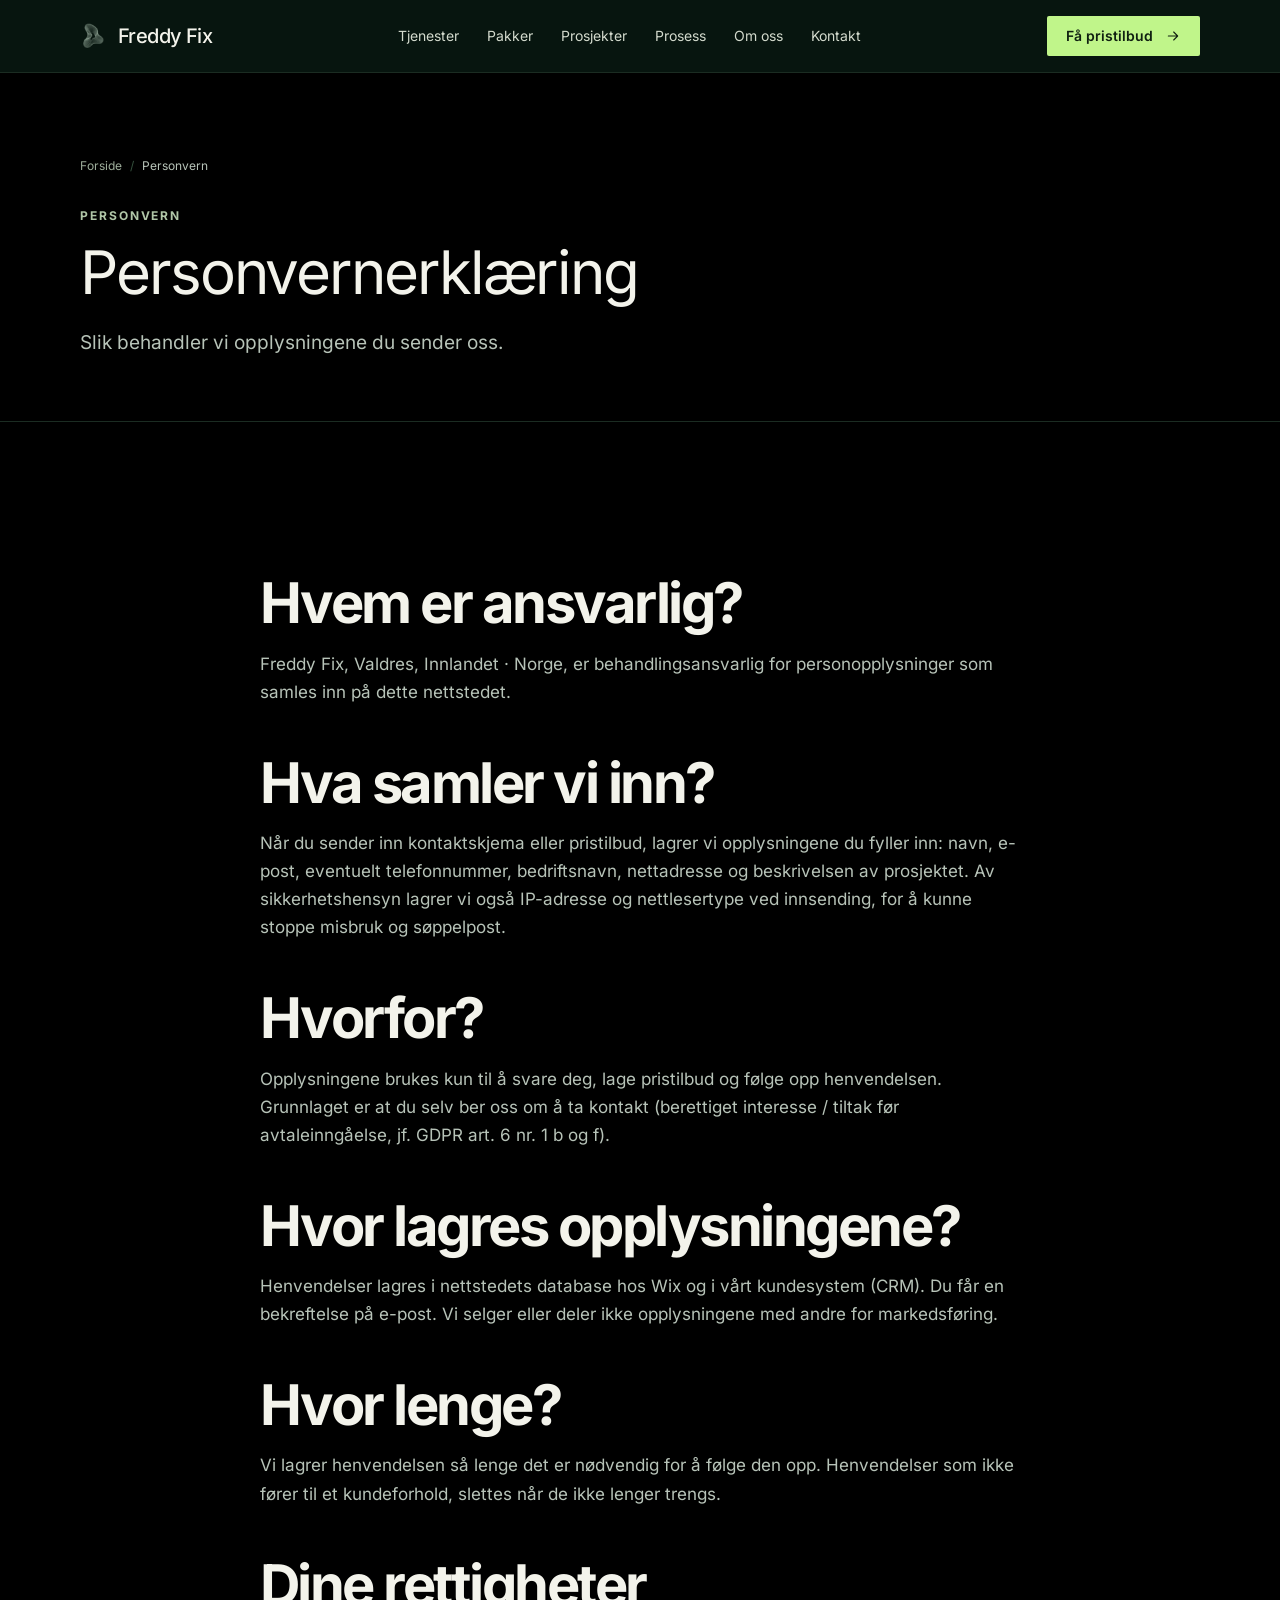
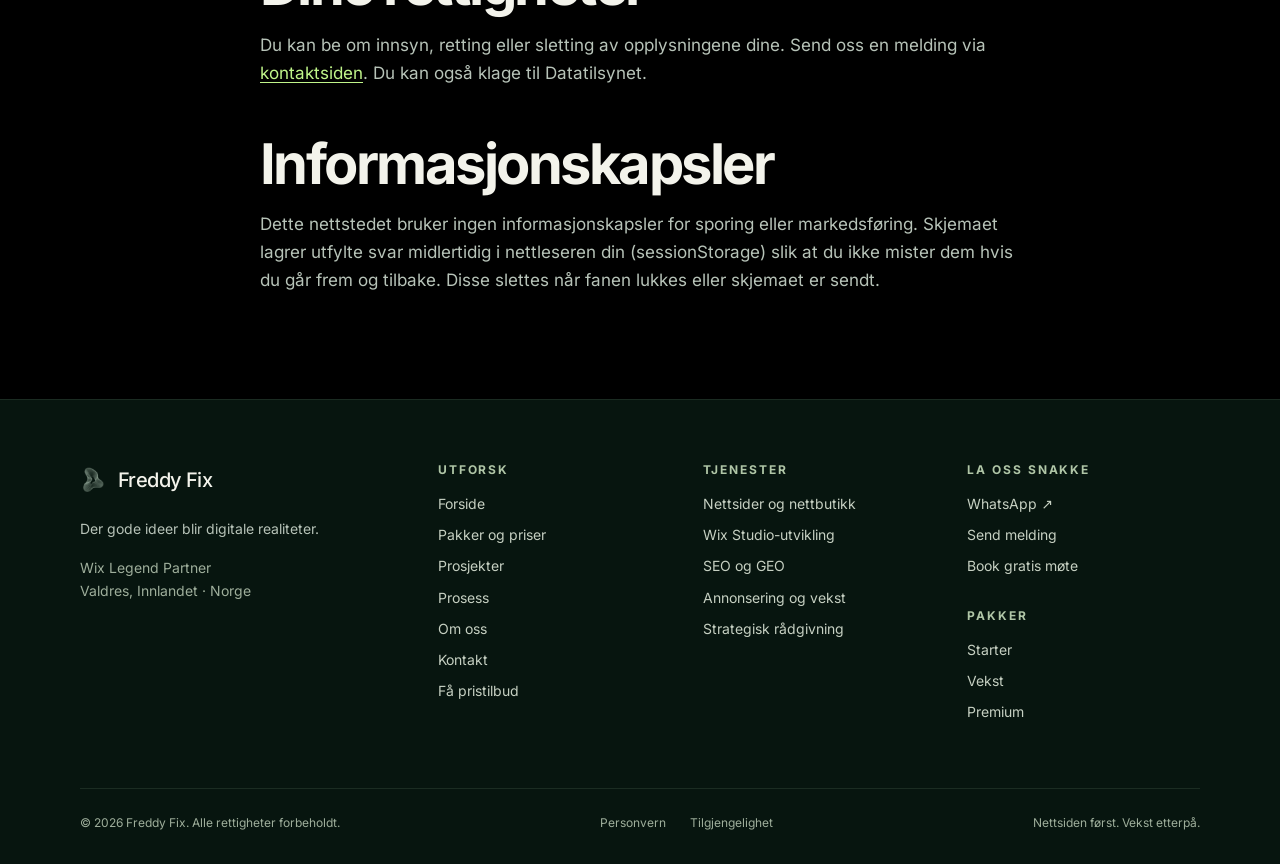
<file: personvern/index.html>
<!doctype html>
<html lang="no">
<head>
<meta charset="utf-8">
<meta name="viewport" content="width=device-width, initial-scale=1">
<title>Personvernerklæring | Freddy Fix</title>
<meta name="description" content="Hvordan Freddy Fix behandler personopplysninger du sender inn via kontaktskjema og pristilbud.">
<meta name="robots" content="noindex, follow">
<link rel="canonical" href="https://freddy632.github.io/freddyfix-site/personvern/">
<meta name="theme-color" content="#07150f">
<meta name="color-scheme" content="dark">
<meta property="og:type" content="website">
<meta property="og:locale" content="nb_NO">
<meta property="og:site_name" content="Freddy Fix">
<meta property="og:title" content="Personvernerklæring | Freddy Fix">
<meta property="og:description" content="Hvordan Freddy Fix behandler personopplysninger du sender inn via kontaktskjema og pristilbud.">
<meta property="og:url" content="https://freddy632.github.io/freddyfix-site/personvern/">
<meta property="og:image" content="https://freddy632.github.io/freddyfix-site/assets/img/og-image.jpg">
<meta property="og:image:width" content="1200">
<meta property="og:image:height" content="630">
<meta property="og:image:alt" content="Freddy Fix – Nettsiden først. Vekst etterpå.">
<meta name="twitter:card" content="summary_large_image">
<link rel="icon" href="../assets/img/favicon.png" type="image/png">
<link rel="apple-touch-icon" href="../assets/img/apple-touch-icon.png">
<link rel="preload" href="../assets/fonts/inter-latin.woff2" as="font" type="font/woff2" crossorigin>
<link rel="stylesheet" href="../assets/css/main.css?v=033ad8c9">

<script type="application/ld+json">{"@context":"https://schema.org","@graph":[{"@type":["Organization","ProfessionalService"],"@id":"https://freddy632.github.io/freddyfix-site/#organisasjon","name":"Freddy Fix","url":"https://freddy632.github.io/freddyfix-site/","logo":"https://freddy632.github.io/freddyfix-site/assets/img/logo.jpg","image":"https://freddy632.github.io/freddyfix-site/assets/img/og-image.jpg","slogan":"Nettsiden først. Vekst etterpå.","description":"Freddy Fix er et norsk web- og markedsføringsbyrå i Valdres som lager komplette nettsider i Wix Studio – og hjelper deg videre med SEO, annonsering og vekst.","address":{"@type":"PostalAddress","addressRegion":"Innlandet","addressLocality":"Valdres","addressCountry":"NO"},"areaServed":{"@type":"Country","name":"Norge"},"knowsLanguage":"nb","openingHoursSpecification":{"@type":"OpeningHoursSpecification","dayOfWeek":["Monday","Tuesday","Wednesday","Thursday","Friday"],"opens":"08:00","closes":"17:00"},"knowsAbout":["Wix Studio","Nettsideutvikling","Nettbutikk","Søkemotoroptimalisering","Digital annonsering","Digital strategi"],"award":"Wix Legend Partner (siden 2022)"},{"@type":"BreadcrumbList","itemListElement":[{"@type":"ListItem","position":1,"name":"Forside","item":"https://freddy632.github.io/freddyfix-site/"},{"@type":"ListItem","position":2,"name":"Personvern","item":"https://freddy632.github.io/freddyfix-site/personvern/"}]}]}</script>
</head>
<body data-api-base="https://freddyfix.wixstudio.com/ny-freddy-fix/_functions" data-root="../" data-page="personvern">
<a class="skip-link" href="#hovedinnhold">Hopp til hovedinnhold</a>
<header class="site-header" data-header>
  <div class="container site-header__inner">
    <a class="brand" href="../" aria-label="Freddy Fix – til forsiden">
      <img src="../assets/img/mark.png" width="26" height="30" alt="">
      <span>Freddy Fix</span>
    </a>
    <button class="nav-toggle" type="button" aria-expanded="false" aria-controls="hovedmeny" data-nav-toggle>
      <span class="nav-toggle__bars"></span><span class="sr-only">Meny</span>
    </button>
    <nav class="nav" id="hovedmeny" aria-label="Hovedmeny">
      <ul class="nav__list" role="list"><li><a class="nav__link" href="../tjenester/">Tjenester</a></li><li><a class="nav__link" href="../pakker/">Pakker</a></li><li><a class="nav__link" href="../referanser/">Prosjekter</a></li><li><a class="nav__link" href="../prosess/">Prosess</a></li><li><a class="nav__link" href="../om-oss/">Om oss</a></li><li><a class="nav__link" href="../kontakt/">Kontakt</a></li></ul>
      <a class="btn btn--primary btn--block nav__cta" href="../pristilbud/">Få pristilbud<svg class="" width="24" height="24" viewBox="0 0 24 24" fill="none" stroke="currentColor" stroke-width="1.6" stroke-linecap="round" stroke-linejoin="round" aria-hidden="true" focusable="false"><path d="M5 12h14M13 6l6 6-6 6"/></svg></a>
    </nav>
    <a class="btn btn--primary btn--sm" href="../pristilbud/">Få pristilbud<svg class="" width="24" height="24" viewBox="0 0 24 24" fill="none" stroke="currentColor" stroke-width="1.6" stroke-linecap="round" stroke-linejoin="round" aria-hidden="true" focusable="false"><path d="M5 12h14M13 6l6 6-6 6"/></svg></a>
  </div>
</header>
<main id="hovedinnhold" tabindex="-1">

<section class="page-hero" aria-labelledby="sidetittel">
  <div class="container">
    <nav class="breadcrumbs" aria-label="Brødsmulesti"><ol><li><a href="../">Forside</a></li><li><span aria-current="page">Personvern</span></li></ol></nav>
    <div class="page-hero__inner">
      <p class="eyebrow">Personvern</p>
      <h1 id="sidetittel"><span class="line">Personvernerklæring</span></h1>
      <p class="lead">Slik behandler vi opplysningene du sender oss.</p>
      
    </div>
  </div>
</section>
<section class="section"><div class="container container--narrow prose">
  <h2>Hvem er ansvarlig?</h2>
  <p>Freddy Fix, Valdres, Innlandet · Norge, er behandlingsansvarlig for personopplysninger som samles inn på dette nettstedet.</p>
  <h2>Hva samler vi inn?</h2>
  <p>Når du sender inn kontaktskjema eller pristilbud, lagrer vi opplysningene du fyller inn: navn, e-post, eventuelt telefonnummer, bedriftsnavn, nettadresse og beskrivelsen av prosjektet. Av sikkerhetshensyn lagrer vi også IP-adresse og nettlesertype ved innsending, for å kunne stoppe misbruk og søppelpost.</p>
  <h2>Hvorfor?</h2>
  <p>Opplysningene brukes kun til å svare deg, lage pristilbud og følge opp henvendelsen. Grunnlaget er at du selv ber oss om å ta kontakt (berettiget interesse / tiltak før avtaleinngåelse, jf. GDPR art. 6 nr. 1 b og f).</p>
  <h2>Hvor lagres opplysningene?</h2>
  <p>Henvendelser lagres i nettstedets database hos Wix og i vårt kundesystem (CRM). Du får en bekreftelse på e-post. Vi selger eller deler ikke opplysningene med andre for markedsføring.</p>
  <h2>Hvor lenge?</h2>
  <p>Vi lagrer henvendelsen så lenge det er nødvendig for å følge den opp. Henvendelser som ikke fører til et kundeforhold, slettes når de ikke lenger trengs.</p>
  <h2>Dine rettigheter</h2>
  <p>Du kan be om innsyn, retting eller sletting av opplysningene dine. Send oss en melding via <a href="../kontakt/">kontaktsiden</a>. Du kan også klage til Datatilsynet.</p>
  <h2>Informasjonskapsler</h2>
  <p>Dette nettstedet bruker ingen informasjonskapsler for sporing eller markedsføring. Skjemaet lagrer utfylte svar midlertidig i nettleseren din (sessionStorage) slik at du ikke mister dem hvis du går frem og tilbake. Disse slettes når fanen lukkes eller skjemaet er sendt.</p>
</div></section>
</main>
<footer class="site-footer">
  <div class="container">
    <div class="footer-grid">
      <div class="footer-brand">
        <a class="brand" href="../" aria-label="Freddy Fix – til forsiden"><img src="../assets/img/mark.png" width="26" height="30" alt="" loading="lazy"><span>Freddy Fix</span></a>
        <p>Der gode ideer blir digitale realiteter.</p>
        <p class="muted">Wix Legend Partner<br>Valdres, Innlandet · Norge</p>
      </div>
      <nav class="footer-col" aria-labelledby="ft-utforsk"><h2 id="ft-utforsk">Utforsk</h2><ul role="list"><li><a href="../">Forside</a></li><li><a href="../pakker/">Pakker og priser</a></li><li><a href="../referanser/">Prosjekter</a></li><li><a href="../prosess/">Prosess</a></li><li><a href="../om-oss/">Om oss</a></li><li><a href="../kontakt/">Kontakt</a></li><li><a href="../pristilbud/">Få pristilbud</a></li></ul></nav>
      <nav class="footer-col" aria-labelledby="ft-tjenester"><h2 id="ft-tjenester">Tjenester</h2><ul role="list"><li><a href="../tjenester/#nettside-design">Nettsider og nettbutikk</a></li><li><a href="../tjenester/#wix-studio">Wix Studio-utvikling</a></li><li><a href="../tjenester/#seo-geo">SEO og GEO</a></li><li><a href="../tjenester/#annonsering">Annonsering og vekst</a></li><li><a href="../tjenester/#digital-strategi">Strategisk rådgivning</a></li></ul></nav>
      <div class="footer-col"><h2 id="ft-kontakt">La oss snakke</h2><ul role="list" aria-labelledby="ft-kontakt"><li><a href="https://wa.me/4790643906" rel="noopener">WhatsApp ↗</a></li><li><a href="../kontakt/#skjema">Send melding</a></li><li><a href="../kontakt/?emne=mote#skjema">Book gratis møte</a></li></ul>
        <h2 class="footer-col__sub" style="margin-top:var(--space-6)">Pakker</h2>
        <ul role="list"><li><a href="../pakker/#pakke-starter">Starter</a></li><li><a href="../pakker/#pakke-vekst">Vekst</a></li><li><a href="../pakker/#pakke-premium">Premium</a></li></ul>
      </div>
    </div>
    <div class="footer-bottom">
      <p>© 2026 Freddy Fix. Alle rettigheter forbeholdt.</p>
      <ul role="list"><li><a href="../personvern/">Personvern</a></li><li><a href="../tilgjengelighet/">Tilgjengelighet</a></li></ul>
      <p>Nettsiden først. Vekst etterpå.</p>
    </div>
  </div>
</footer>
<script type="module" src="../assets/js/main.js?v=033ad8c9"></script>
</body>
</html>
</file>
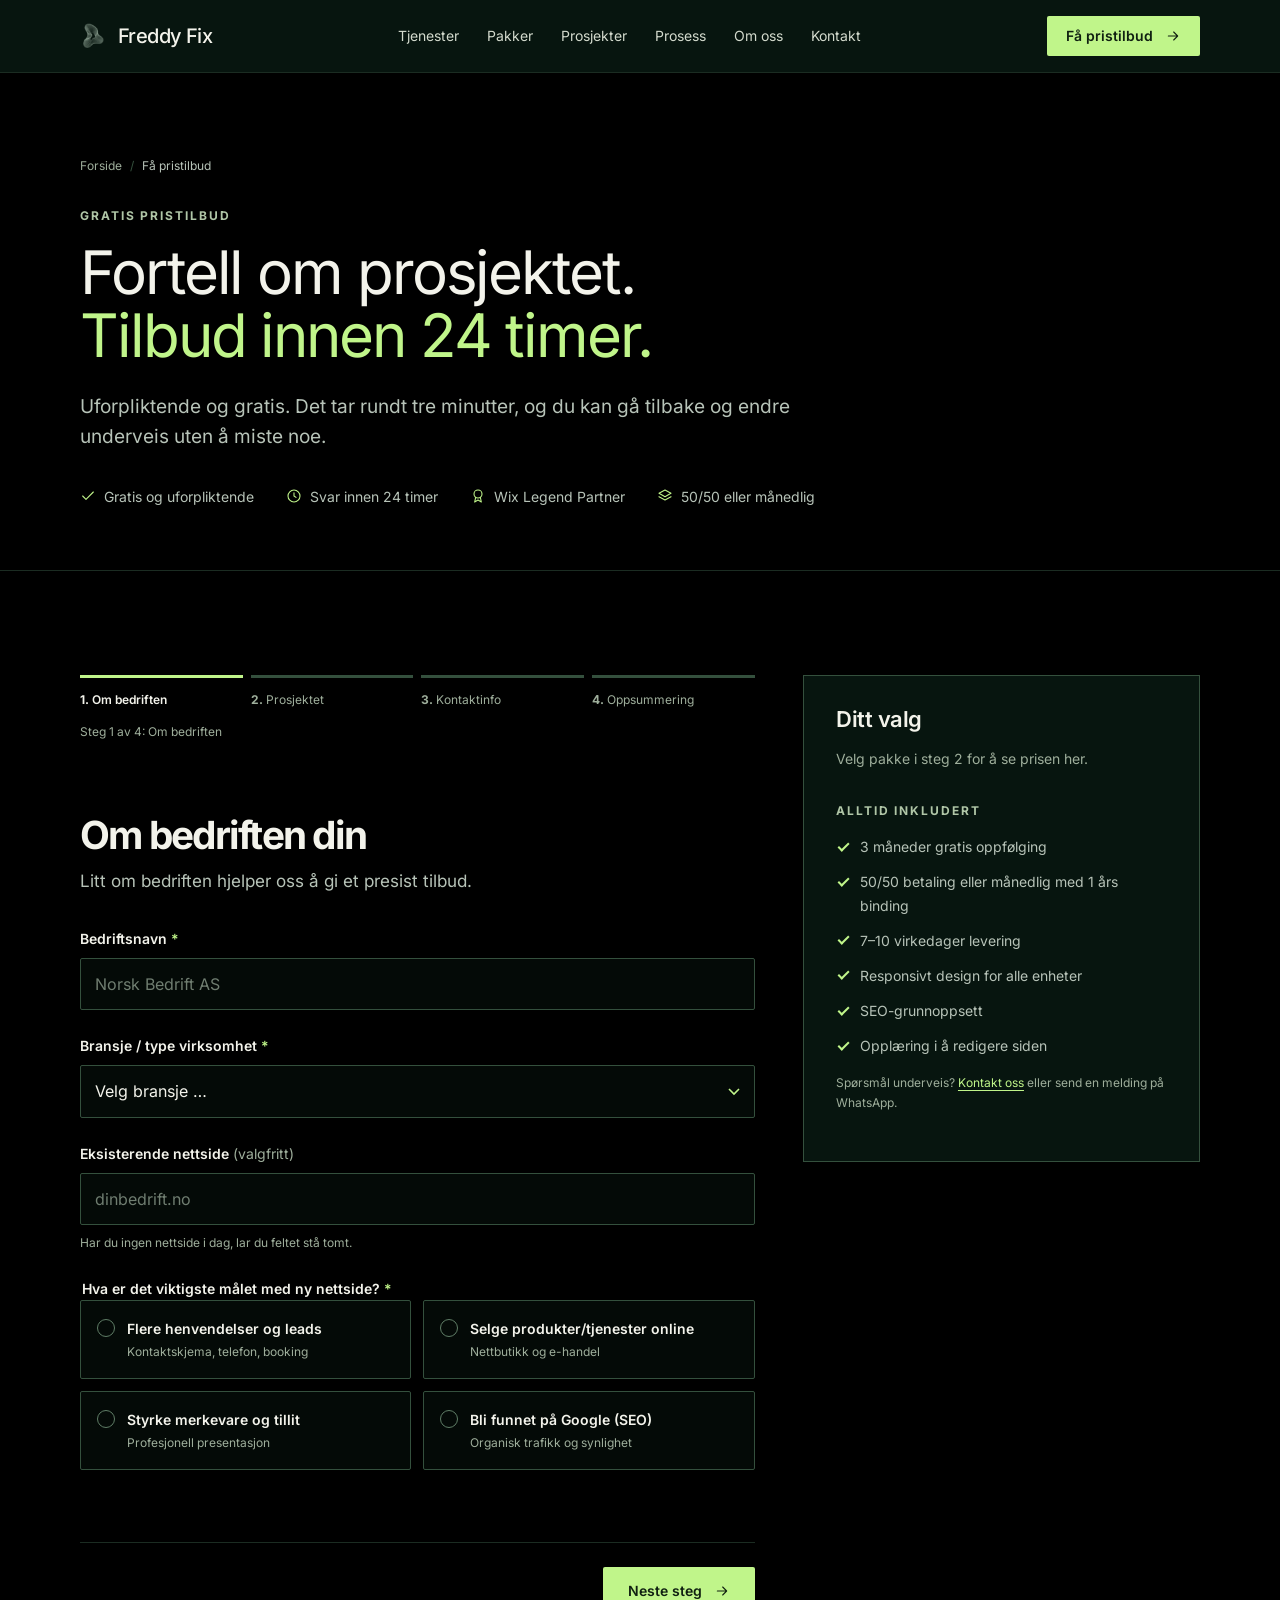
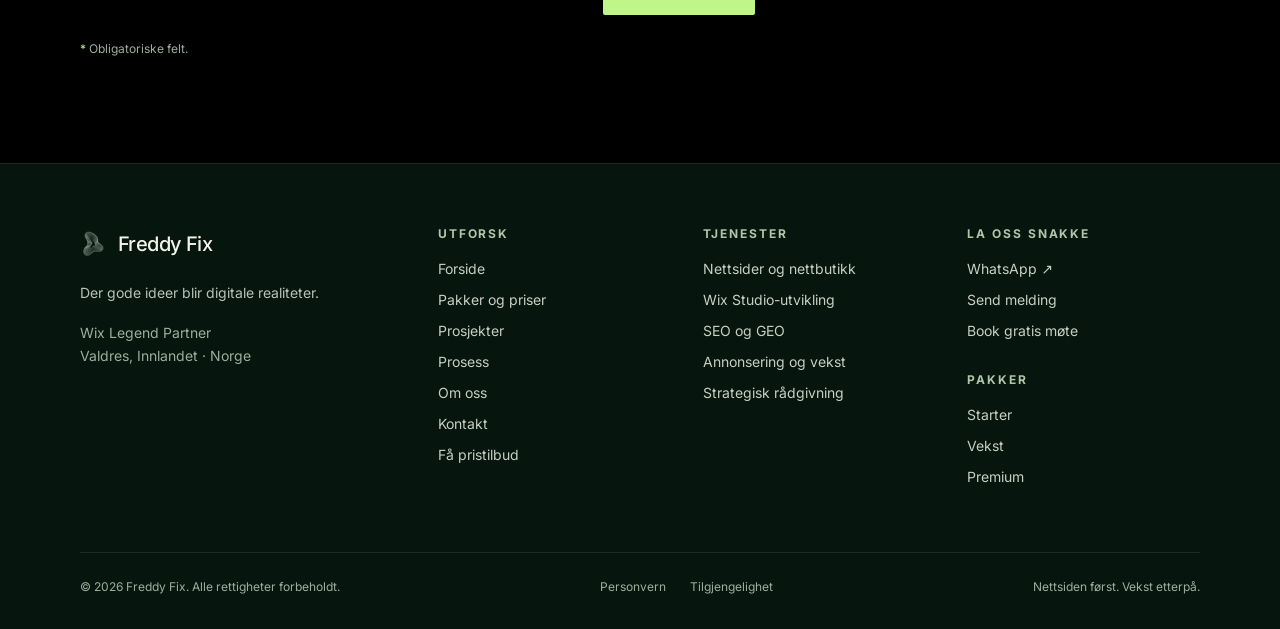
<file: pristilbud/index.html>
<!doctype html>
<html lang="no">
<head>
<meta charset="utf-8">
<meta name="viewport" content="width=device-width, initial-scale=1">
<title>Få gratis pristilbud på ny nettside | Freddy Fix</title>
<meta name="description" content="Fortell oss om prosjektet ditt i tre korte steg, så sender Freddy Fix et konkret og uforpliktende pristilbud på ny nettside i Wix Studio innen 24 timer.">
<meta name="robots" content="noindex, follow">
<link rel="canonical" href="https://freddy632.github.io/freddyfix-site/pristilbud/">
<meta name="theme-color" content="#07150f">
<meta name="color-scheme" content="dark">
<meta property="og:type" content="website">
<meta property="og:locale" content="nb_NO">
<meta property="og:site_name" content="Freddy Fix">
<meta property="og:title" content="Få gratis pristilbud på ny nettside | Freddy Fix">
<meta property="og:description" content="Fortell oss om prosjektet ditt i tre korte steg, så sender Freddy Fix et konkret og uforpliktende pristilbud på ny nettside i Wix Studio innen 24 timer.">
<meta property="og:url" content="https://freddy632.github.io/freddyfix-site/pristilbud/">
<meta property="og:image" content="https://freddy632.github.io/freddyfix-site/assets/img/og-image.jpg">
<meta property="og:image:width" content="1200">
<meta property="og:image:height" content="630">
<meta property="og:image:alt" content="Freddy Fix – Nettsiden først. Vekst etterpå.">
<meta name="twitter:card" content="summary_large_image">
<link rel="icon" href="../assets/img/favicon.png" type="image/png">
<link rel="apple-touch-icon" href="../assets/img/apple-touch-icon.png">
<link rel="preload" href="../assets/fonts/inter-latin.woff2" as="font" type="font/woff2" crossorigin>
<link rel="stylesheet" href="../assets/css/main.css?v=033ad8c9">

<script type="application/ld+json">{"@context":"https://schema.org","@graph":[{"@type":["Organization","ProfessionalService"],"@id":"https://freddy632.github.io/freddyfix-site/#organisasjon","name":"Freddy Fix","url":"https://freddy632.github.io/freddyfix-site/","logo":"https://freddy632.github.io/freddyfix-site/assets/img/logo.jpg","image":"https://freddy632.github.io/freddyfix-site/assets/img/og-image.jpg","slogan":"Nettsiden først. Vekst etterpå.","description":"Freddy Fix er et norsk web- og markedsføringsbyrå i Valdres som lager komplette nettsider i Wix Studio – og hjelper deg videre med SEO, annonsering og vekst.","address":{"@type":"PostalAddress","addressRegion":"Innlandet","addressLocality":"Valdres","addressCountry":"NO"},"areaServed":{"@type":"Country","name":"Norge"},"knowsLanguage":"nb","openingHoursSpecification":{"@type":"OpeningHoursSpecification","dayOfWeek":["Monday","Tuesday","Wednesday","Thursday","Friday"],"opens":"08:00","closes":"17:00"},"knowsAbout":["Wix Studio","Nettsideutvikling","Nettbutikk","Søkemotoroptimalisering","Digital annonsering","Digital strategi"],"award":"Wix Legend Partner (siden 2022)"},{"@type":"BreadcrumbList","itemListElement":[{"@type":"ListItem","position":1,"name":"Forside","item":"https://freddy632.github.io/freddyfix-site/"},{"@type":"ListItem","position":2,"name":"Få pristilbud","item":"https://freddy632.github.io/freddyfix-site/pristilbud/"}]}]}</script>
</head>
<body data-api-base="https://freddyfix.wixstudio.com/ny-freddy-fix/_functions" data-root="../" data-page="pristilbud">
<a class="skip-link" href="#hovedinnhold">Hopp til hovedinnhold</a>
<header class="site-header" data-header>
  <div class="container site-header__inner">
    <a class="brand" href="../" aria-label="Freddy Fix – til forsiden">
      <img src="../assets/img/mark.png" width="26" height="30" alt="">
      <span>Freddy Fix</span>
    </a>
    <button class="nav-toggle" type="button" aria-expanded="false" aria-controls="hovedmeny" data-nav-toggle>
      <span class="nav-toggle__bars"></span><span class="sr-only">Meny</span>
    </button>
    <nav class="nav" id="hovedmeny" aria-label="Hovedmeny">
      <ul class="nav__list" role="list"><li><a class="nav__link" href="../tjenester/">Tjenester</a></li><li><a class="nav__link" href="../pakker/">Pakker</a></li><li><a class="nav__link" href="../referanser/">Prosjekter</a></li><li><a class="nav__link" href="../prosess/">Prosess</a></li><li><a class="nav__link" href="../om-oss/">Om oss</a></li><li><a class="nav__link" href="../kontakt/">Kontakt</a></li></ul>
      <a class="btn btn--primary btn--block nav__cta" href="../pristilbud/" aria-current="page">Få pristilbud<svg class="" width="24" height="24" viewBox="0 0 24 24" fill="none" stroke="currentColor" stroke-width="1.6" stroke-linecap="round" stroke-linejoin="round" aria-hidden="true" focusable="false"><path d="M5 12h14M13 6l6 6-6 6"/></svg></a>
    </nav>
    <a class="btn btn--primary btn--sm" href="../pristilbud/" aria-current="page">Få pristilbud<svg class="" width="24" height="24" viewBox="0 0 24 24" fill="none" stroke="currentColor" stroke-width="1.6" stroke-linecap="round" stroke-linejoin="round" aria-hidden="true" focusable="false"><path d="M5 12h14M13 6l6 6-6 6"/></svg></a>
  </div>
</header>
<main id="hovedinnhold" tabindex="-1">

<section class="page-hero" aria-labelledby="sidetittel">
  <div class="container">
    <nav class="breadcrumbs" aria-label="Brødsmulesti"><ol><li><a href="../">Forside</a></li><li><span aria-current="page">Få pristilbud</span></li></ol></nav>
    <div class="page-hero__inner">
      <p class="eyebrow">Gratis pristilbud</p>
      <h1 id="sidetittel"><span class="line">Fortell om prosjektet.</span><span class="line accent">Tilbud innen 24 timer.</span></h1>
      <p class="lead">Uforpliktende og gratis. Det tar rundt tre minutter, og du kan gå tilbake og endre underveis uten å miste noe.</p>
      <ul class="trust-inline" role="list"><li><svg class="" width="24" height="24" viewBox="0 0 24 24" fill="none" stroke="currentColor" stroke-width="1.6" stroke-linecap="round" stroke-linejoin="round" aria-hidden="true" focusable="false"><path d="M20 6 9 17l-5-5"/></svg>Gratis og uforpliktende</li><li><svg class="" width="24" height="24" viewBox="0 0 24 24" fill="none" stroke="currentColor" stroke-width="1.6" stroke-linecap="round" stroke-linejoin="round" aria-hidden="true" focusable="false"><circle cx="12" cy="12" r="9"/><path d="M12 7v5l3 2"/></svg>Svar innen 24 timer</li><li><svg class="" width="24" height="24" viewBox="0 0 24 24" fill="none" stroke="currentColor" stroke-width="1.6" stroke-linecap="round" stroke-linejoin="round" aria-hidden="true" focusable="false"><circle cx="12" cy="9" r="6"/><path d="m8.5 14-1.5 7 5-3 5 3-1.5-7"/></svg>Wix Legend Partner</li><li><svg class="" width="24" height="24" viewBox="0 0 24 24" fill="none" stroke="currentColor" stroke-width="1.6" stroke-linecap="round" stroke-linejoin="round" aria-hidden="true" focusable="false"><path d="m12 3 9 5-9 5-9-5 9-5Z"/><path d="m3 13 9 5 9-5"/></svg>50/50 eller månedlig</li></ul>
    </div>
  </div>
</section>

<section class="section" aria-label="Pristilbudsskjema">
  <div class="container quote-layout">
    <div>
      <form id="pristilbud" class="form" novalidate data-quote-form data-success="../pristilbud/takk/">
        <noscript><p class="alert alert--error">Skjemaet trenger JavaScript for å sende. Slå på JavaScript, eller send oss en melding på <a href="https://wa.me/4790643906">WhatsApp</a>.</p><style>[data-submit]{display:none!important}</style></noscript>
        <div class="progress" data-progress hidden>
          <ol aria-label="Steg i skjemaet"><li data-step-indicator="1" data-state="current" aria-current="step">Om bedriften</li><li data-step-indicator="2">Prosjektet</li><li data-step-indicator="3">Kontaktinfo</li><li data-step-indicator="4">Oppsummering</li></ol>
          <p class="progress__status" data-progress-status aria-live="polite">Steg 1 av 4: Om bedriften</p>
        </div>

        <div class="alert alert--error" role="alert" data-form-alert tabindex="-1"></div>

        <!-- STEG 1 -->
        <fieldset class="step-panel" data-step="1" aria-labelledby="steg1-tittel">
          <h2 id="steg1-tittel" tabindex="-1">Om bedriften din</h2>
          <p class="step-desc">Litt om bedriften hjelper oss å gi et presist tilbud.</p>
          <div class="form">
            <div class="field">
              <label for="bedrift">Bedriftsnavn <span class="req" aria-hidden="true">*</span></label>
              <input class="input" id="bedrift" name="bedrift" type="text" autocomplete="organization" required aria-required="true" aria-describedby="bedrift-feil" placeholder="Norsk Bedrift AS" maxlength="120">
              <p class="field-error" id="bedrift-feil" data-error-for="bedrift"></p>
            </div>
            <div class="field">
              <label for="bransje">Bransje / type virksomhet <span class="req" aria-hidden="true">*</span></label>
              <select class="select" id="bransje" name="bransje" required aria-required="true" aria-describedby="bransje-feil"><option value="" disabled selected>Velg bransje …</option><option value="handel">Handel og detaljhandel</option><option value="restaurant">Restaurant og servering</option><option value="hotell">Hotell og overnatting</option><option value="haandverk">Håndverk og bygg</option><option value="helse">Helse og velvære</option><option value="teknologi">Teknologi og IT</option><option value="konsulent">Konsulent og rådgivning</option><option value="utdanning">Utdanning og kurs</option><option value="kultur">Kultur og underholdning</option><option value="annet">Annet</option></select>
              <p class="field-error" id="bransje-feil" data-error-for="bransje"></p>
            </div>
            <div class="field">
              <label for="nettside">Eksisterende nettside <span class="opt">(valgfritt)</span></label>
              <input class="input" id="nettside" name="nettside" type="text" inputmode="url" autocomplete="url" aria-describedby="nettside-hint nettside-feil" placeholder="dinbedrift.no" maxlength="300">
              <p class="hint" id="nettside-hint">Har du ingen nettside i dag, lar du feltet stå tomt.</p>
              <p class="field-error" id="nettside-feil" data-error-for="nettside"></p>
            </div>
            <fieldset class="field" aria-describedby="goal-feil">
              <legend class="label">Hva er det viktigste målet med ny nettside? <span class="req" aria-hidden="true">*</span></legend>
              <div class="choices" data-group="goal"><label class="choice"><input type="radio" name="goal" value="leads" required aria-describedby="goal-feil"><span class="choice__box"><span><span class="choice__title">Flere henvendelser og leads</span><span class="choice__sub">Kontaktskjema, telefon, booking</span></span></span></label><label class="choice"><input type="radio" name="goal" value="salg" required aria-describedby="goal-feil"><span class="choice__box"><span><span class="choice__title">Selge produkter/tjenester online</span><span class="choice__sub">Nettbutikk og e-handel</span></span></span></label><label class="choice"><input type="radio" name="goal" value="merkevare" required aria-describedby="goal-feil"><span class="choice__box"><span><span class="choice__title">Styrke merkevare og tillit</span><span class="choice__sub">Profesjonell presentasjon</span></span></span></label><label class="choice"><input type="radio" name="goal" value="synlighet" required aria-describedby="goal-feil"><span class="choice__box"><span><span class="choice__title">Bli funnet på Google (SEO)</span><span class="choice__sub">Organisk trafikk og synlighet</span></span></span></label></div>
              <p class="field-error" id="goal-feil" data-error-for="goal"></p>
            </fieldset>
          </div>
        </fieldset>

        <!-- STEG 2 -->
        <fieldset class="step-panel" data-step="2" aria-labelledby="steg2-tittel">
          <h2 id="steg2-tittel" tabindex="-1">Om prosjektet</h2>
          <p class="step-desc">Velg pakke og beskriv hva du ønsker. Du kan endre pakke senere.</p>
          <div class="form">
            <fieldset class="field" aria-describedby="pakke-feil">
              <legend class="label">Hvilken pakke passer deg? <span class="req" aria-hidden="true">*</span></legend>
              <div class="choices" data-group="pakke"><label class="choice"><input type="radio" name="pakke" value="starter" required aria-describedby="pakke-feil"><span class="choice__box"><span><span class="choice__title">Starter</span><span class="choice__price"><span data-pkg-price="starter">9 900 kr</span></span><span class="choice__sub">Opptil 5 sider, basis SEO, kontaktskjema</span></span></span></label><label class="choice"><input type="radio" name="pakke" value="vekst" required aria-describedby="pakke-feil"><span class="choice__box"><span><span class="choice__title">Vekst <span class="badge" style="margin-left:6px">Populær</span></span><span class="choice__price"><span data-pkg-price="vekst">17 900 kr</span></span><span class="choice__sub">Opptil 10 sider, nettbutikk, komplett SEO</span></span></span></label><label class="choice"><input type="radio" name="pakke" value="premium" required aria-describedby="pakke-feil"><span class="choice__box"><span><span class="choice__title">Premium</span><span class="choice__price"><span data-pkg-price="premium">29 900 kr</span></span><span class="choice__sub">Ubegrenset antall sider, egendefinert kode, integrasjoner</span></span></span></label><label class="choice"><input type="radio" name="pakke" value="custom" required aria-describedby="pakke-feil"><span class="choice__box"><span><span class="choice__title">Vet ikke ennå</span><span class="choice__price">La oss hjelpe deg</span><span class="choice__sub">Vi anbefaler riktig løsning basert på behovene dine</span></span></span></label></div>
              <p class="field-error" id="pakke-feil" data-error-for="pakke"></p>
            </fieldset>
            <fieldset class="field" data-payment-field>
              <legend class="label">Betalingsmåte</legend>
              <div class="choices" data-group="betaling"><label class="choice"><input type="radio" name="betaling" value="engang" checked aria-describedby="betaling-feil"><span class="choice__box"><span><span class="choice__title">Engangsbetaling (50/50)</span><span class="choice__sub">Halvparten ved oppstart, resten ved ferdig levering.</span></span></span></label><label class="choice"><input type="radio" name="betaling" value="maaned" aria-describedby="betaling-feil"><span class="choice__box"><span><span class="choice__title">Månedlig · 1 års binding</span><span class="choice__sub">Et oppstartsbeløp og deretter fast månedspris med 1 års binding.</span></span></span></label></div>
            </fieldset>
            <fieldset class="field">
              <legend class="label">Hvilke funksjoner ønsker du? <span class="opt">(valgfritt)</span></legend>
              <p class="hint" id="funksjoner-hint">Velg alle som gjelder. Funksjoner som er inkludert i pakken du har valgt, er merket.</p>
              <div class="choices choices--4" aria-describedby="funksjoner-hint"><label class="choice" data-feature="nettbutikk"><input type="checkbox" name="funksjoner" value="nettbutikk"><span class="choice__box"><span><span class="choice__title">Nettbutikk</span><span class="choice__sub"></span></span></span></label><label class="choice" data-feature="booking"><input type="checkbox" name="funksjoner" value="booking"><span class="choice__box"><span><span class="choice__title">Booking-system</span><span class="choice__sub"></span></span></span></label><label class="choice" data-feature="blogg"><input type="checkbox" name="funksjoner" value="blogg"><span class="choice__box"><span><span class="choice__title">Blogg</span><span class="choice__sub"></span></span></span></label><label class="choice" data-feature="flersprak"><input type="checkbox" name="funksjoner" value="flersprak"><span class="choice__box"><span><span class="choice__title">Flerspråklig</span><span class="choice__sub"></span></span></span></label><label class="choice" data-feature="login"><input type="checkbox" name="funksjoner" value="login"><span class="choice__box"><span><span class="choice__title">Bruker-innlogging</span><span class="choice__sub"></span></span></span></label><label class="choice" data-feature="kalkulator"><input type="checkbox" name="funksjoner" value="kalkulator"><span class="choice__box"><span><span class="choice__title">Priskalkulator</span><span class="choice__sub"></span></span></span></label><label class="choice" data-feature="chat"><input type="checkbox" name="funksjoner" value="chat"><span class="choice__box"><span><span class="choice__title">Live chat</span><span class="choice__sub"></span></span></span></label><label class="choice" data-feature="kart"><input type="checkbox" name="funksjoner" value="kart"><span class="choice__box"><span><span class="choice__title">Google Maps</span><span class="choice__sub"></span></span></span></label></div>
            </fieldset>
            <div class="field" data-products-field hidden>
              <label for="produkter">Omtrent hvor mange produkter skal selges?</label>
              <select class="select" id="produkter" name="produkter" aria-describedby="produkter-feil"><option value="1-50">Opptil 50 produkter</option><option value="51-200">51–200 produkter</option><option value="200+">Mer enn 200 produkter</option><option value="vet-ikke" selected>Vet ikke ennå</option></select>
            </div>
            <div class="field-row">
              <div class="field">
                <label for="sider">Omtrent hvor mange sider trenger du?</label>
                <select class="select" id="sider" name="sider" aria-describedby="sider-feil"><option value="1-5" selected>1–5 sider</option><option value="6-10">6–10 sider</option><option value="11-20">11–20 sider</option><option value="20+">Mer enn 20 sider</option><option value="vet-ikke">Vet ikke</option></select>
              </div>
              <div class="field">
                <label for="frist">Ønsket ferdigdato <span class="opt">(valgfritt)</span></label>
                <input class="input" id="frist" name="frist" type="date" aria-describedby="frist-feil">
                <p class="field-error" id="frist-feil" data-error-for="frist"></p>
              </div>
            </div>
            <div class="field">
              <label for="beskrivelse">Beskriv prosjektet med egne ord <span class="req" aria-hidden="true">*</span></label>
              <textarea class="textarea" id="beskrivelse" name="beskrivelse" rows="6" required aria-required="true" aria-describedby="beskrivelse-hint beskrivelse-feil" maxlength="5000" placeholder="Hva slags nettside ønsker du, hva selger du, hvem er målgruppen og hva er viktigst for deg?"></textarea>
              <p class="hint" id="beskrivelse-hint">Minst 10 tegn. <span data-count-for="beskrivelse">0</span> / 5000</p>
              <p class="field-error" id="beskrivelse-feil" data-error-for="beskrivelse"></p>
            </div>
            <div class="field">
              <label for="inspirasjon">Nettsider du liker (inspirasjon) <span class="opt">(valgfritt)</span></label>
              <textarea class="textarea" id="inspirasjon" name="inspirasjon" rows="3" maxlength="2000" placeholder="Lim inn adresser eller beskriv hva du liker." style="min-height:96px"></textarea>
            </div>
          </div>
        </fieldset>

        <!-- STEG 3 -->
        <fieldset class="step-panel" data-step="3" aria-labelledby="steg3-tittel">
          <h2 id="steg3-tittel" tabindex="-1">Kontaktinformasjon</h2>
          <p class="step-desc">Hvor skal vi sende tilbudet? Du ser alt samlet før du sender.</p>
          <div class="form">
            <div class="field-row">
              <div class="field">
                <label for="fornavn">Fornavn <span class="req" aria-hidden="true">*</span></label>
                <input class="input" id="fornavn" name="fornavn" type="text" autocomplete="given-name" required aria-required="true" aria-describedby="fornavn-feil" placeholder="Ola" maxlength="60">
                <p class="field-error" id="fornavn-feil" data-error-for="fornavn"></p>
              </div>
              <div class="field">
                <label for="etternavn">Etternavn <span class="req" aria-hidden="true">*</span></label>
                <input class="input" id="etternavn" name="etternavn" type="text" autocomplete="family-name" required aria-required="true" aria-describedby="etternavn-feil" placeholder="Nordmann" maxlength="60">
                <p class="field-error" id="etternavn-feil" data-error-for="etternavn"></p>
              </div>
            </div>
            <div class="field">
              <label for="epost">E-post <span class="req" aria-hidden="true">*</span></label>
              <input class="input" id="epost" name="epost" type="email" autocomplete="email" inputmode="email" required aria-required="true" aria-describedby="epost-feil" placeholder="ola@bedrift.no" maxlength="200">
              <p class="field-error" id="epost-feil" data-error-for="epost"></p>
            </div>
            <div class="field">
              <label for="telefon">Mobil / WhatsApp <span class="opt">(valgfritt)</span></label>
              <input class="input" id="telefon" name="telefon" type="tel" autocomplete="tel" inputmode="tel" aria-describedby="telefon-feil" placeholder="+47 000 00 000" maxlength="40">
              <p class="field-error" id="telefon-feil" data-error-for="telefon"></p>
            </div>
            <div class="field">
              <label for="best_tid">Beste tidspunkt for en samtale</label>
              <select class="select" id="best_tid" name="best_tid" aria-describedby="best_tid-feil"><option value="morgen">Morgen (08–10)</option><option value="formiddag" selected>Formiddag (10–12)</option><option value="ettermiddag">Ettermiddag (13–16)</option><option value="fleksibelt">Fleksibelt</option></select>
            </div>
            <div class="hp" aria-hidden="true">
              <label for="website_url">La dette feltet stå tomt</label>
              <input type="text" id="website_url" name="website_url" tabindex="-1" autocomplete="off">
            </div>
          </div>
        </fieldset>

        <!-- STEG 4 -->
        <section class="step-panel" data-step="4" aria-labelledby="steg4-tittel" hidden>
          <h2 id="steg4-tittel" tabindex="-1">Se over og send</h2>
          <p class="step-desc">Stemmer alt? Trykk «Endre» for å rette – ingenting går tapt.</p>
          <div class="review" data-review></div>
          <p class="privacy-note" style="margin-top:var(--space-5)">Ved å sende forespørselen lagrer vi opplysningene for å kunne svare deg og følge opp tilbudet. Vi deler dem ikke med andre. Les mer i <a href="../personvern/">personvernerklæringen</a>.</p>
        </section>

        <div class="step-nav">
          <button type="button" class="btn btn--ghost" data-prev hidden><svg class="" width="24" height="24" viewBox="0 0 24 24" fill="none" stroke="currentColor" stroke-width="1.6" stroke-linecap="round" stroke-linejoin="round" aria-hidden="true" focusable="false"><path d="M19 12H5M11 6l-6 6 6 6"/></svg>Tilbake</button>
          <button type="button" class="btn btn--primary" data-next hidden>Neste steg<svg class="" width="24" height="24" viewBox="0 0 24 24" fill="none" stroke="currentColor" stroke-width="1.6" stroke-linecap="round" stroke-linejoin="round" aria-hidden="true" focusable="false"><path d="M5 12h14M13 6l6 6-6 6"/></svg></button>
          <button type="submit" class="btn btn--primary" data-submit>Send forespørsel<svg class="" width="24" height="24" viewBox="0 0 24 24" fill="none" stroke="currentColor" stroke-width="1.6" stroke-linecap="round" stroke-linejoin="round" aria-hidden="true" focusable="false"><path d="M5 12h14M13 6l6 6-6 6"/></svg></button>
        </div>
        <p class="hint"><span class="req">*</span> Obligatoriske felt.</p>
      </form>
    </div>

    <aside class="summary" aria-labelledby="valg-tittel">
      <h2 id="valg-tittel">Ditt valg</h2>
      <div data-quote-summary aria-live="polite"><p class="small muted">Velg pakke i steg 2 for å se prisen her.</p></div>
      <h3 class="eyebrow" style="margin-top:var(--space-6)">Alltid inkludert</h3>
      <ul class="checks " role="list"><li>3 måneder gratis oppfølging</li><li>50/50 betaling eller månedlig med 1 års binding</li><li>7–10 virkedager levering</li><li>Responsivt design for alle enheter</li><li>SEO-grunnoppsett</li><li>Opplæring i å redigere siden</li></ul>
      <p class="summary__note">Spørsmål underveis? <a href="../kontakt/">Kontakt oss</a> eller send en melding på WhatsApp.</p>
    </aside>
  </div>
</section>

</main>
<footer class="site-footer">
  <div class="container">
    <div class="footer-grid">
      <div class="footer-brand">
        <a class="brand" href="../" aria-label="Freddy Fix – til forsiden"><img src="../assets/img/mark.png" width="26" height="30" alt="" loading="lazy"><span>Freddy Fix</span></a>
        <p>Der gode ideer blir digitale realiteter.</p>
        <p class="muted">Wix Legend Partner<br>Valdres, Innlandet · Norge</p>
      </div>
      <nav class="footer-col" aria-labelledby="ft-utforsk"><h2 id="ft-utforsk">Utforsk</h2><ul role="list"><li><a href="../">Forside</a></li><li><a href="../pakker/">Pakker og priser</a></li><li><a href="../referanser/">Prosjekter</a></li><li><a href="../prosess/">Prosess</a></li><li><a href="../om-oss/">Om oss</a></li><li><a href="../kontakt/">Kontakt</a></li><li><a href="../pristilbud/">Få pristilbud</a></li></ul></nav>
      <nav class="footer-col" aria-labelledby="ft-tjenester"><h2 id="ft-tjenester">Tjenester</h2><ul role="list"><li><a href="../tjenester/#nettside-design">Nettsider og nettbutikk</a></li><li><a href="../tjenester/#wix-studio">Wix Studio-utvikling</a></li><li><a href="../tjenester/#seo-geo">SEO og GEO</a></li><li><a href="../tjenester/#annonsering">Annonsering og vekst</a></li><li><a href="../tjenester/#digital-strategi">Strategisk rådgivning</a></li></ul></nav>
      <div class="footer-col"><h2 id="ft-kontakt">La oss snakke</h2><ul role="list" aria-labelledby="ft-kontakt"><li><a href="https://wa.me/4790643906" rel="noopener">WhatsApp ↗</a></li><li><a href="../kontakt/#skjema">Send melding</a></li><li><a href="../kontakt/?emne=mote#skjema">Book gratis møte</a></li></ul>
        <h2 class="footer-col__sub" style="margin-top:var(--space-6)">Pakker</h2>
        <ul role="list"><li><a href="../pakker/#pakke-starter">Starter</a></li><li><a href="../pakker/#pakke-vekst">Vekst</a></li><li><a href="../pakker/#pakke-premium">Premium</a></li></ul>
      </div>
    </div>
    <div class="footer-bottom">
      <p>© 2026 Freddy Fix. Alle rettigheter forbeholdt.</p>
      <ul role="list"><li><a href="../personvern/">Personvern</a></li><li><a href="../tilgjengelighet/">Tilgjengelighet</a></li></ul>
      <p>Nettsiden først. Vekst etterpå.</p>
    </div>
  </div>
</footer>
<script type="module" src="../assets/js/main.js?v=033ad8c9"></script>
<script type="module" src="../assets/js/pristilbud.js?v=033ad8c9"></script>
</body>
</html>
</file>
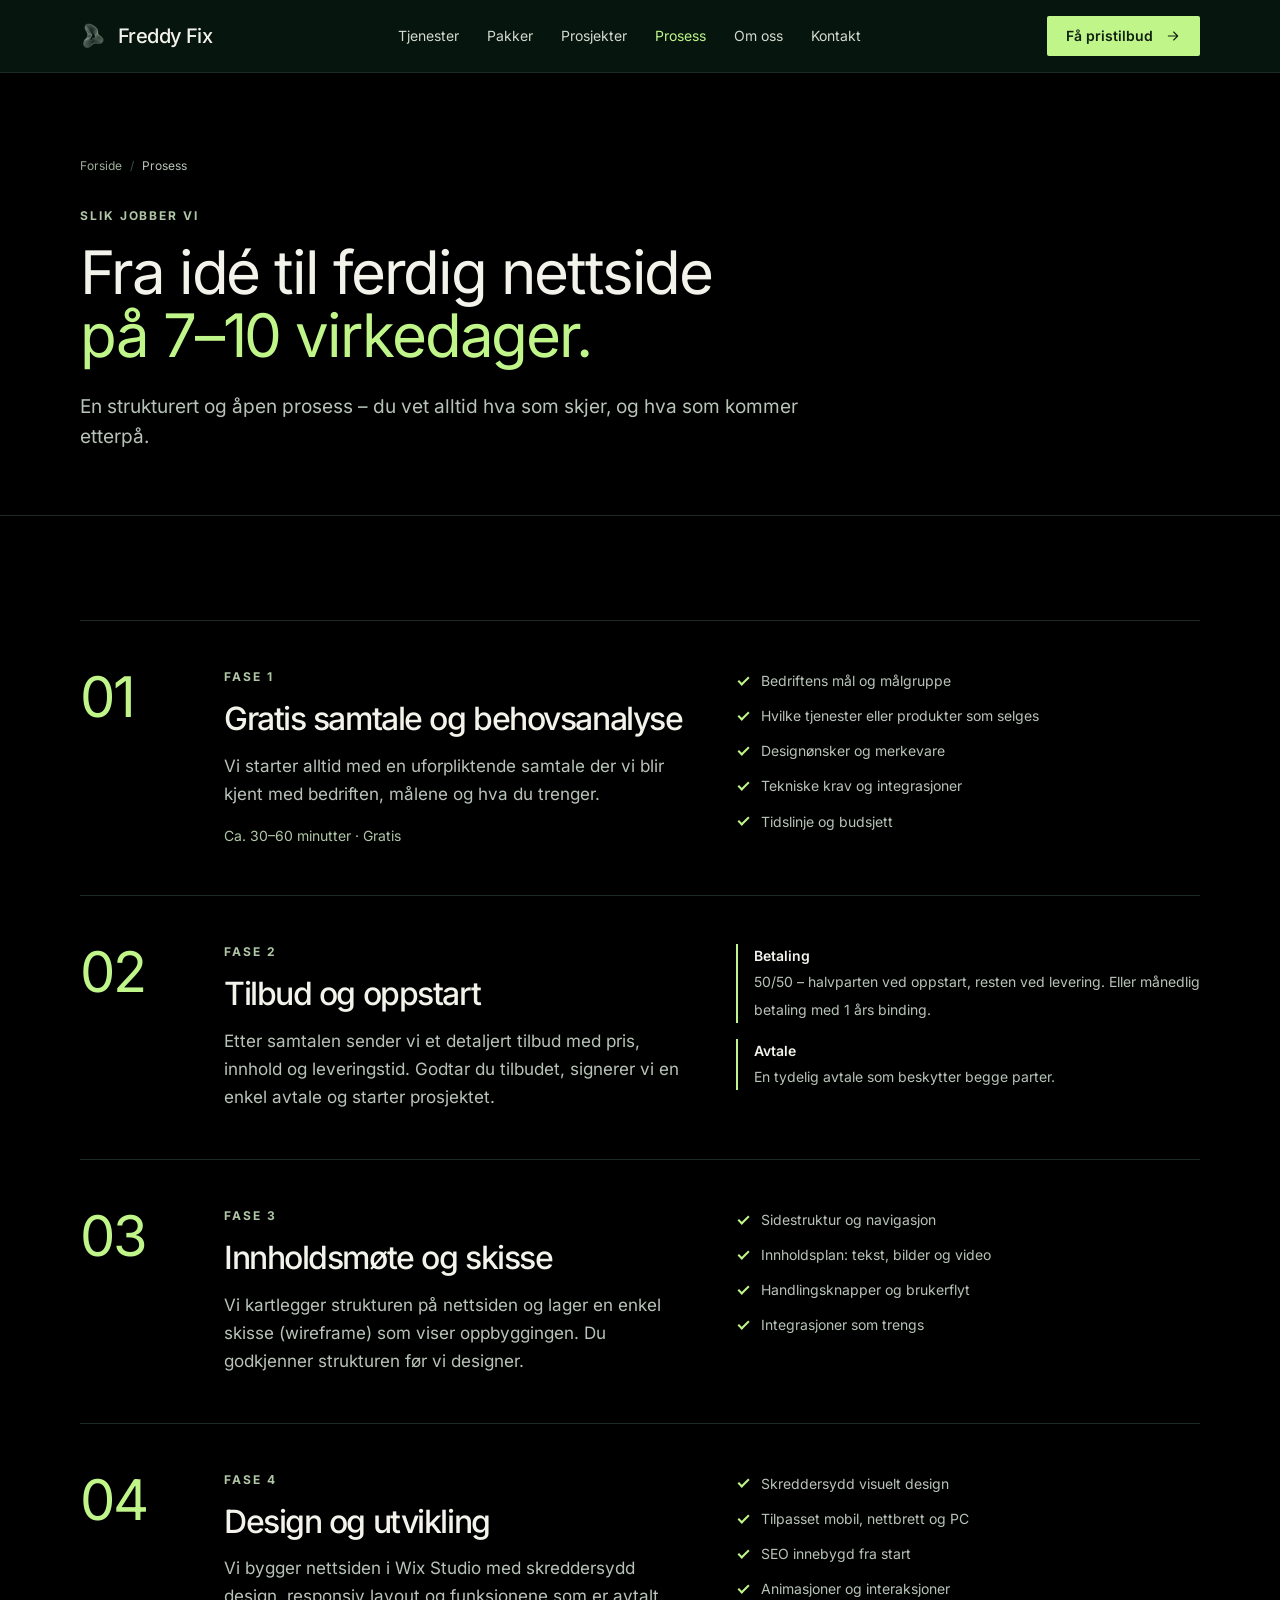
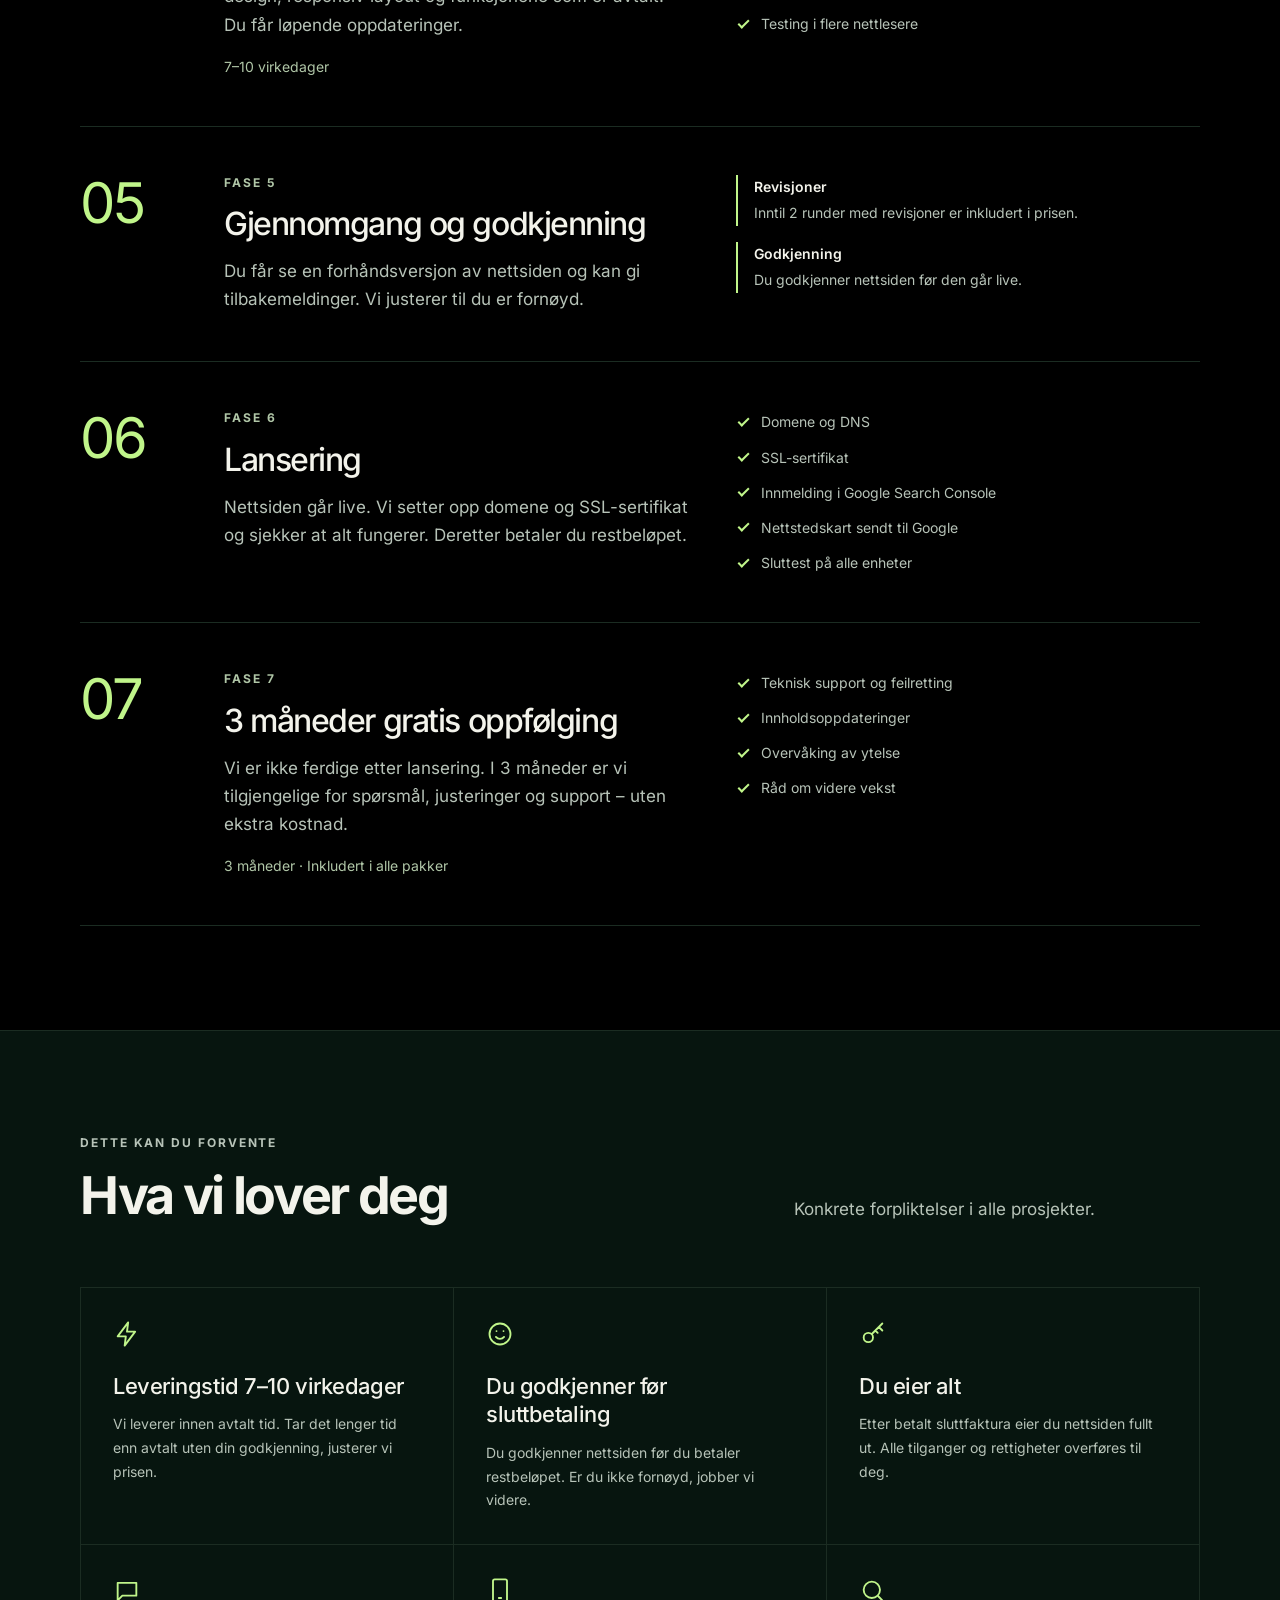
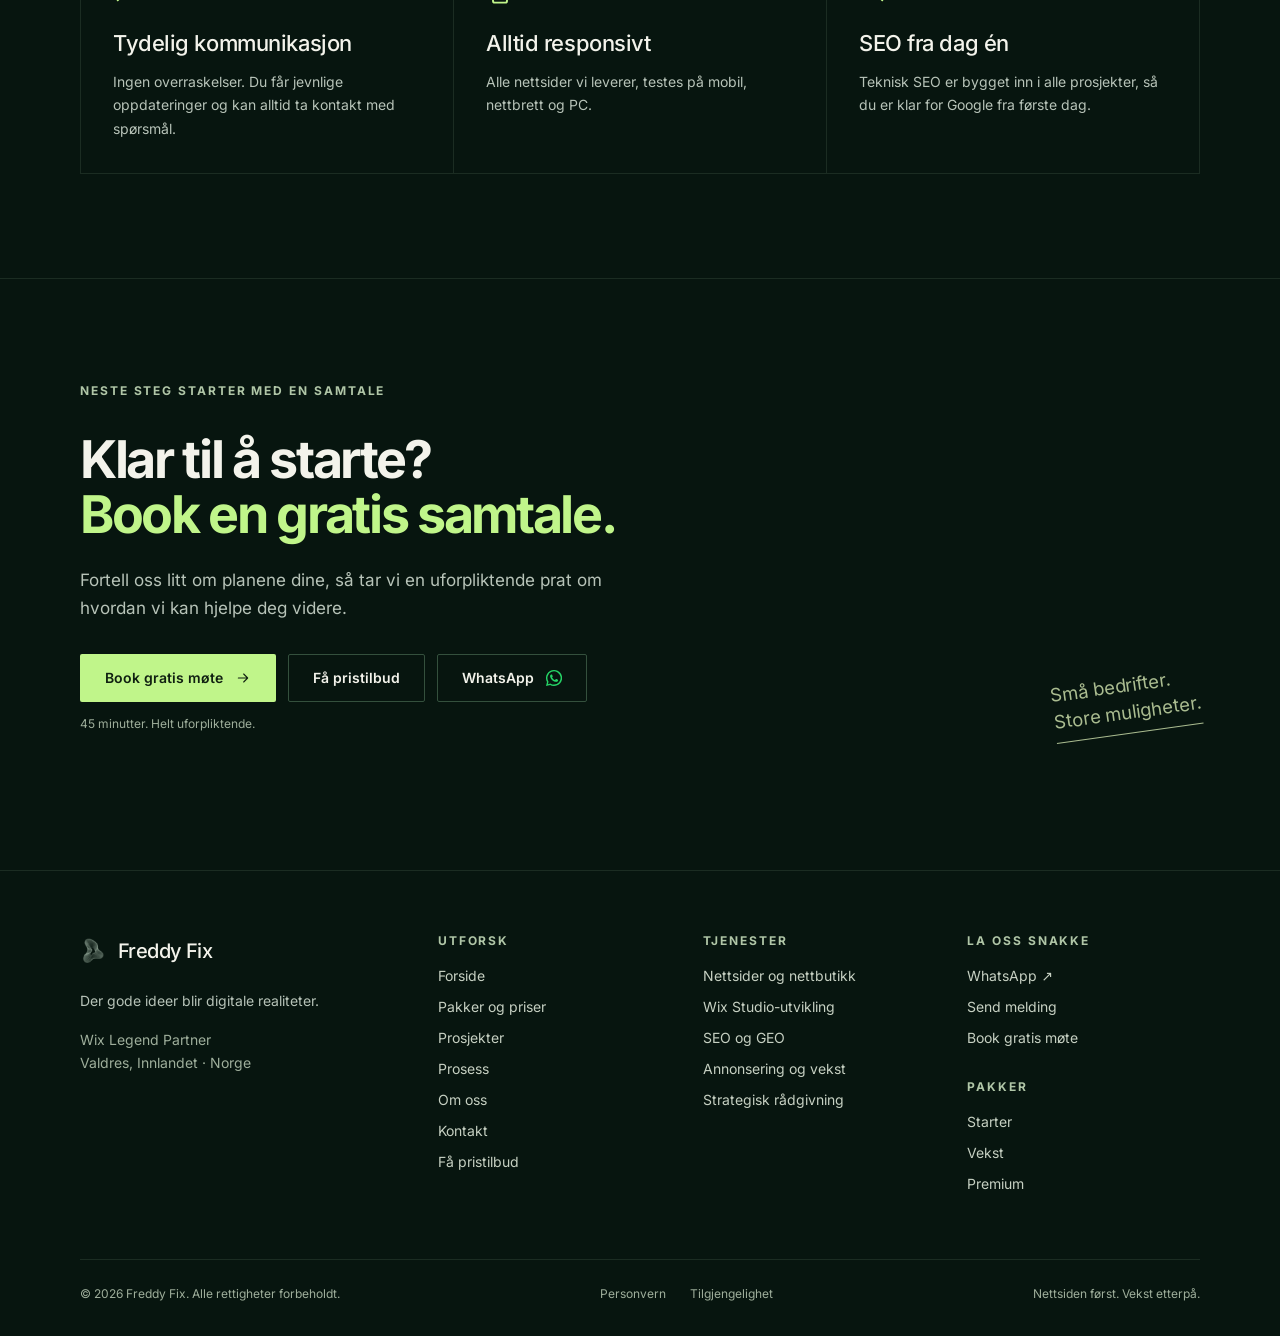
<file: prosess/index.html>
<!doctype html>
<html lang="no">
<head>
<meta charset="utf-8">
<meta name="viewport" content="width=device-width, initial-scale=1">
<title>Slik jobber vi: fra idé til ferdig nettside på 7–10 virkedager | Freddy Fix</title>
<meta name="description" content="Se hvordan Freddy Fix jobber i sju faser – fra gratis samtale, tilbud og design til lansering og 3 måneder gratis oppfølging. Levering på 7–10 virkedager.">
<meta name="robots" content="noindex, follow">
<link rel="canonical" href="https://freddy632.github.io/freddyfix-site/prosess/">
<meta name="theme-color" content="#07150f">
<meta name="color-scheme" content="dark">
<meta property="og:type" content="website">
<meta property="og:locale" content="nb_NO">
<meta property="og:site_name" content="Freddy Fix">
<meta property="og:title" content="Slik jobber vi: fra idé til ferdig nettside på 7–10 virkedager | Freddy Fix">
<meta property="og:description" content="Se hvordan Freddy Fix jobber i sju faser – fra gratis samtale, tilbud og design til lansering og 3 måneder gratis oppfølging. Levering på 7–10 virkedager.">
<meta property="og:url" content="https://freddy632.github.io/freddyfix-site/prosess/">
<meta property="og:image" content="https://freddy632.github.io/freddyfix-site/assets/img/og-image.jpg">
<meta property="og:image:width" content="1200">
<meta property="og:image:height" content="630">
<meta property="og:image:alt" content="Freddy Fix – Nettsiden først. Vekst etterpå.">
<meta name="twitter:card" content="summary_large_image">
<link rel="icon" href="../assets/img/favicon.png" type="image/png">
<link rel="apple-touch-icon" href="../assets/img/apple-touch-icon.png">
<link rel="preload" href="../assets/fonts/inter-latin.woff2" as="font" type="font/woff2" crossorigin>
<link rel="stylesheet" href="../assets/css/main.css?v=033ad8c9">

<script type="application/ld+json">{"@context":"https://schema.org","@graph":[{"@type":["Organization","ProfessionalService"],"@id":"https://freddy632.github.io/freddyfix-site/#organisasjon","name":"Freddy Fix","url":"https://freddy632.github.io/freddyfix-site/","logo":"https://freddy632.github.io/freddyfix-site/assets/img/logo.jpg","image":"https://freddy632.github.io/freddyfix-site/assets/img/og-image.jpg","slogan":"Nettsiden først. Vekst etterpå.","description":"Freddy Fix er et norsk web- og markedsføringsbyrå i Valdres som lager komplette nettsider i Wix Studio – og hjelper deg videre med SEO, annonsering og vekst.","address":{"@type":"PostalAddress","addressRegion":"Innlandet","addressLocality":"Valdres","addressCountry":"NO"},"areaServed":{"@type":"Country","name":"Norge"},"knowsLanguage":"nb","openingHoursSpecification":{"@type":"OpeningHoursSpecification","dayOfWeek":["Monday","Tuesday","Wednesday","Thursday","Friday"],"opens":"08:00","closes":"17:00"},"knowsAbout":["Wix Studio","Nettsideutvikling","Nettbutikk","Søkemotoroptimalisering","Digital annonsering","Digital strategi"],"award":"Wix Legend Partner (siden 2022)"},{"@type":"BreadcrumbList","itemListElement":[{"@type":"ListItem","position":1,"name":"Forside","item":"https://freddy632.github.io/freddyfix-site/"},{"@type":"ListItem","position":2,"name":"Prosess","item":"https://freddy632.github.io/freddyfix-site/prosess/"}]},{"@type":"HowTo","name":"Slik får du ny nettside med Freddy Fix","totalTime":"P14D","step":[{"@type":"HowToStep","position":1,"name":"Gratis samtale og behovsanalyse","text":"Vi starter alltid med en uforpliktende samtale der vi blir kjent med bedriften, målene og hva du trenger.","url":"https://freddy632.github.io/freddyfix-site/prosess/#fase-1"},{"@type":"HowToStep","position":2,"name":"Tilbud og oppstart","text":"Etter samtalen sender vi et detaljert tilbud med pris, innhold og leveringstid. Godtar du tilbudet, signerer vi en enkel avtale og starter prosjektet.","url":"https://freddy632.github.io/freddyfix-site/prosess/#fase-2"},{"@type":"HowToStep","position":3,"name":"Innholdsmøte og skisse","text":"Vi kartlegger strukturen på nettsiden og lager en enkel skisse (wireframe) som viser oppbyggingen. Du godkjenner strukturen før vi designer.","url":"https://freddy632.github.io/freddyfix-site/prosess/#fase-3"},{"@type":"HowToStep","position":4,"name":"Design og utvikling","text":"Vi bygger nettsiden i Wix Studio med skreddersydd design, responsiv layout og funksjonene som er avtalt. Du får løpende oppdateringer.","url":"https://freddy632.github.io/freddyfix-site/prosess/#fase-4"},{"@type":"HowToStep","position":5,"name":"Gjennomgang og godkjenning","text":"Du får se en forhåndsversjon av nettsiden og kan gi tilbakemeldinger. Vi justerer til du er fornøyd.","url":"https://freddy632.github.io/freddyfix-site/prosess/#fase-5"},{"@type":"HowToStep","position":6,"name":"Lansering","text":"Nettsiden går live. Vi setter opp domene og SSL-sertifikat og sjekker at alt fungerer. Deretter betaler du restbeløpet.","url":"https://freddy632.github.io/freddyfix-site/prosess/#fase-6"},{"@type":"HowToStep","position":7,"name":"3 måneder gratis oppfølging","text":"Vi er ikke ferdige etter lansering. I 3 måneder er vi tilgjengelige for spørsmål, justeringer og support – uten ekstra kostnad.","url":"https://freddy632.github.io/freddyfix-site/prosess/#fase-7"}]}]}</script>
</head>
<body data-api-base="https://freddyfix.wixstudio.com/ny-freddy-fix/_functions" data-root="../" data-page="prosess">
<a class="skip-link" href="#hovedinnhold">Hopp til hovedinnhold</a>
<header class="site-header" data-header>
  <div class="container site-header__inner">
    <a class="brand" href="../" aria-label="Freddy Fix – til forsiden">
      <img src="../assets/img/mark.png" width="26" height="30" alt="">
      <span>Freddy Fix</span>
    </a>
    <button class="nav-toggle" type="button" aria-expanded="false" aria-controls="hovedmeny" data-nav-toggle>
      <span class="nav-toggle__bars"></span><span class="sr-only">Meny</span>
    </button>
    <nav class="nav" id="hovedmeny" aria-label="Hovedmeny">
      <ul class="nav__list" role="list"><li><a class="nav__link" href="../tjenester/">Tjenester</a></li><li><a class="nav__link" href="../pakker/">Pakker</a></li><li><a class="nav__link" href="../referanser/">Prosjekter</a></li><li><a class="nav__link" href="../prosess/" aria-current="page">Prosess</a></li><li><a class="nav__link" href="../om-oss/">Om oss</a></li><li><a class="nav__link" href="../kontakt/">Kontakt</a></li></ul>
      <a class="btn btn--primary btn--block nav__cta" href="../pristilbud/">Få pristilbud<svg class="" width="24" height="24" viewBox="0 0 24 24" fill="none" stroke="currentColor" stroke-width="1.6" stroke-linecap="round" stroke-linejoin="round" aria-hidden="true" focusable="false"><path d="M5 12h14M13 6l6 6-6 6"/></svg></a>
    </nav>
    <a class="btn btn--primary btn--sm" href="../pristilbud/">Få pristilbud<svg class="" width="24" height="24" viewBox="0 0 24 24" fill="none" stroke="currentColor" stroke-width="1.6" stroke-linecap="round" stroke-linejoin="round" aria-hidden="true" focusable="false"><path d="M5 12h14M13 6l6 6-6 6"/></svg></a>
  </div>
</header>
<main id="hovedinnhold" tabindex="-1">

<section class="page-hero" aria-labelledby="sidetittel">
  <div class="container">
    <nav class="breadcrumbs" aria-label="Brødsmulesti"><ol><li><a href="../">Forside</a></li><li><span aria-current="page">Prosess</span></li></ol></nav>
    <div class="page-hero__inner">
      <p class="eyebrow">Slik jobber vi</p>
      <h1 id="sidetittel"><span class="line">Fra idé til ferdig nettside</span><span class="line accent">på 7–10 virkedager.</span></h1>
      <p class="lead">En strukturert og åpen prosess – du vet alltid hva som skjer, og hva som kommer etterpå.</p>
      
    </div>
  </div>
</section>

<section class="section" aria-labelledby="faser-tittel">
  <div class="container">
    <h2 class="sr-only" id="faser-tittel">Prosessen steg for steg</h2>
    <ol class="timeline" role="list">
      <li class="phase" id="fase-1">
        <div><span class="phase__num" aria-hidden="true">01</span></div>
        <div><p class="eyebrow">Fase 1</p><h3 class="h2" style="font-size:clamp(1.5rem,1.2rem + 1vw,2rem)">Gratis samtale og behovsanalyse</h3><p style="margin-top:var(--space-4)">Vi starter alltid med en uforpliktende samtale der vi blir kjent med bedriften, målene og hva du trenger.</p><p class="phase__meta">Ca. 30–60 minutter · Gratis</p></div>
        <div><ul class="checks " role="list"><li>Bedriftens mål og målgruppe</li><li>Hvilke tjenester eller produkter som selges</li><li>Designønsker og merkevare</li><li>Tekniske krav og integrasjoner</li><li>Tidslinje og budsjett</li></ul></div>
      </li><li class="phase" id="fase-2">
        <div><span class="phase__num" aria-hidden="true">02</span></div>
        <div><p class="eyebrow">Fase 2</p><h3 class="h2" style="font-size:clamp(1.5rem,1.2rem + 1vw,2rem)">Tilbud og oppstart</h3><p style="margin-top:var(--space-4)">Etter samtalen sender vi et detaljert tilbud med pris, innhold og leveringstid. Godtar du tilbudet, signerer vi en enkel avtale og starter prosjektet.</p></div>
        <div><div class="facts"><p class="fact"><strong>Betaling</strong><span>50/50 – halvparten ved oppstart, resten ved levering. Eller månedlig betaling med 1 års binding.</span></p><p class="fact"><strong>Avtale</strong><span>En tydelig avtale som beskytter begge parter.</span></p></div></div>
      </li><li class="phase" id="fase-3">
        <div><span class="phase__num" aria-hidden="true">03</span></div>
        <div><p class="eyebrow">Fase 3</p><h3 class="h2" style="font-size:clamp(1.5rem,1.2rem + 1vw,2rem)">Innholdsmøte og skisse</h3><p style="margin-top:var(--space-4)">Vi kartlegger strukturen på nettsiden og lager en enkel skisse (wireframe) som viser oppbyggingen. Du godkjenner strukturen før vi designer.</p></div>
        <div><ul class="checks " role="list"><li>Sidestruktur og navigasjon</li><li>Innholdsplan: tekst, bilder og video</li><li>Handlingsknapper og brukerflyt</li><li>Integrasjoner som trengs</li></ul></div>
      </li><li class="phase" id="fase-4">
        <div><span class="phase__num" aria-hidden="true">04</span></div>
        <div><p class="eyebrow">Fase 4</p><h3 class="h2" style="font-size:clamp(1.5rem,1.2rem + 1vw,2rem)">Design og utvikling</h3><p style="margin-top:var(--space-4)">Vi bygger nettsiden i Wix Studio med skreddersydd design, responsiv layout og funksjonene som er avtalt. Du får løpende oppdateringer.</p><p class="phase__meta">7–10 virkedager</p></div>
        <div><ul class="checks " role="list"><li>Skreddersydd visuelt design</li><li>Tilpasset mobil, nettbrett og PC</li><li>SEO innebygd fra start</li><li>Animasjoner og interaksjoner</li><li>Testing i flere nettlesere</li></ul></div>
      </li><li class="phase" id="fase-5">
        <div><span class="phase__num" aria-hidden="true">05</span></div>
        <div><p class="eyebrow">Fase 5</p><h3 class="h2" style="font-size:clamp(1.5rem,1.2rem + 1vw,2rem)">Gjennomgang og godkjenning</h3><p style="margin-top:var(--space-4)">Du får se en forhåndsversjon av nettsiden og kan gi tilbakemeldinger. Vi justerer til du er fornøyd.</p></div>
        <div><div class="facts"><p class="fact"><strong>Revisjoner</strong><span>Inntil 2 runder med revisjoner er inkludert i prisen.</span></p><p class="fact"><strong>Godkjenning</strong><span>Du godkjenner nettsiden før den går live.</span></p></div></div>
      </li><li class="phase" id="fase-6">
        <div><span class="phase__num" aria-hidden="true">06</span></div>
        <div><p class="eyebrow">Fase 6</p><h3 class="h2" style="font-size:clamp(1.5rem,1.2rem + 1vw,2rem)">Lansering</h3><p style="margin-top:var(--space-4)">Nettsiden går live. Vi setter opp domene og SSL-sertifikat og sjekker at alt fungerer. Deretter betaler du restbeløpet.</p></div>
        <div><ul class="checks " role="list"><li>Domene og DNS</li><li>SSL-sertifikat</li><li>Innmelding i Google Search Console</li><li>Nettstedskart sendt til Google</li><li>Sluttest på alle enheter</li></ul></div>
      </li><li class="phase" id="fase-7">
        <div><span class="phase__num" aria-hidden="true">07</span></div>
        <div><p class="eyebrow">Fase 7</p><h3 class="h2" style="font-size:clamp(1.5rem,1.2rem + 1vw,2rem)">3 måneder gratis oppfølging</h3><p style="margin-top:var(--space-4)">Vi er ikke ferdige etter lansering. I 3 måneder er vi tilgjengelige for spørsmål, justeringer og support – uten ekstra kostnad.</p><p class="phase__meta">3 måneder · Inkludert i alle pakker</p></div>
        <div><ul class="checks " role="list"><li>Teknisk support og feilretting</li><li>Innholdsoppdateringer</li><li>Overvåking av ytelse</li><li>Råd om videre vekst</li></ul></div>
      </li>
    </ol>
  </div>
</section>

<section class="section section--surface section--rule" aria-labelledby="garanti-tittel">
  <div class="container">
    <div class="section-head">
  <div><p class="eyebrow">Dette kan du forvente</p><h2 id="garanti-tittel"><span class="line">Hva vi lover deg</span></h2></div>
  <p>Konkrete forpliktelser i alle prosjekter.</p>
</div>
    <ul class="cells" role="list"><li class="cell"><svg class="cell__icon" width="24" height="24" viewBox="0 0 24 24" fill="none" stroke="currentColor" stroke-width="1.6" stroke-linecap="round" stroke-linejoin="round" aria-hidden="true" focusable="false"><path d="M13 2 4 14h7l-1 8 9-12h-7l1-8Z"/></svg><h3 class="h3">Leveringstid 7–10 virkedager</h3><p>Vi leverer innen avtalt tid. Tar det lenger tid enn avtalt uten din godkjenning, justerer vi prisen.</p></li><li class="cell"><svg class="cell__icon" width="24" height="24" viewBox="0 0 24 24" fill="none" stroke="currentColor" stroke-width="1.6" stroke-linecap="round" stroke-linejoin="round" aria-hidden="true" focusable="false"><circle cx="12" cy="12" r="9"/><path d="M8.5 14.5a4.5 4.5 0 0 0 7 0M9 9.5h.01M15 9.5h.01"/></svg><h3 class="h3">Du godkjenner før sluttbetaling</h3><p>Du godkjenner nettsiden før du betaler restbeløpet. Er du ikke fornøyd, jobber vi videre.</p></li><li class="cell"><svg class="cell__icon" width="24" height="24" viewBox="0 0 24 24" fill="none" stroke="currentColor" stroke-width="1.6" stroke-linecap="round" stroke-linejoin="round" aria-hidden="true" focusable="false"><circle cx="8" cy="15" r="4"/><path d="m11 12 9-9M17 6l3 3M14 9l2 2"/></svg><h3 class="h3">Du eier alt</h3><p>Etter betalt sluttfaktura eier du nettsiden fullt ut. Alle tilganger og rettigheter overføres til deg.</p></li><li class="cell"><svg class="cell__icon" width="24" height="24" viewBox="0 0 24 24" fill="none" stroke="currentColor" stroke-width="1.6" stroke-linecap="round" stroke-linejoin="round" aria-hidden="true" focusable="false"><path d="M4 5h16v11H8l-4 4V5Z"/></svg><h3 class="h3">Tydelig kommunikasjon</h3><p>Ingen overraskelser. Du får jevnlige oppdateringer og kan alltid ta kontakt med spørsmål.</p></li><li class="cell"><svg class="cell__icon" width="24" height="24" viewBox="0 0 24 24" fill="none" stroke="currentColor" stroke-width="1.6" stroke-linecap="round" stroke-linejoin="round" aria-hidden="true" focusable="false"><rect x="6" y="2" width="12" height="20" rx="1.5"/><path d="M11 18h2"/></svg><h3 class="h3">Alltid responsivt</h3><p>Alle nettsider vi leverer, testes på mobil, nettbrett og PC.</p></li><li class="cell"><svg class="cell__icon" width="24" height="24" viewBox="0 0 24 24" fill="none" stroke="currentColor" stroke-width="1.6" stroke-linecap="round" stroke-linejoin="round" aria-hidden="true" focusable="false"><circle cx="11" cy="11" r="7"/><path d="m20 20-3.5-3.5"/></svg><h3 class="h3">SEO fra dag én</h3><p>Teknisk SEO er bygget inn i alle prosjekter, så du er klar for Google fra første dag.</p></li></ul>
  </div>
</section>

<section class="section cta" aria-labelledby="cta-tittel">
  <div class="container cta__grid">
    <div>
      <p class="eyebrow">Neste steg starter med en samtale</p>
      <h2 id="cta-tittel"><span class="line">Klar til å starte?</span><span class="line accent">Book en gratis samtale.</span></h2>
      <p>Fortell oss litt om planene dine, så tar vi en uforpliktende prat om hvordan vi kan hjelpe deg videre.</p>
      <div class="btn-row">
  <a class="btn btn--primary" href="../kontakt/?emne=mote#skjema">Book gratis møte<svg class="" width="24" height="24" viewBox="0 0 24 24" fill="none" stroke="currentColor" stroke-width="1.6" stroke-linecap="round" stroke-linejoin="round" aria-hidden="true" focusable="false"><path d="M5 12h14M13 6l6 6-6 6"/></svg></a>
  <a class="btn btn--outline" href="../pristilbud/">Få pristilbud</a>
  <a class="btn btn--outline" href="https://wa.me/4790643906" rel="noopener" target="_blank">WhatsApp<svg class="icon-wa" width="24" height="24" viewBox="0 0 24 24" fill="none" stroke="currentColor" stroke-width="1.6" stroke-linecap="round" stroke-linejoin="round" aria-hidden="true" focusable="false"><path fill="currentColor" stroke="none" d="M17.5 14.4c-.3-.1-1.8-.9-2-1-.3-.1-.5-.1-.7.2-.2.3-.8 1-.9 1.2-.2.2-.3.2-.6.1-.3-.2-1.3-.5-2.4-1.5-.9-.8-1.5-1.8-1.7-2-.2-.3 0-.5.1-.6l.5-.5.3-.5c.1-.2 0-.4 0-.5l-.9-2.2c-.2-.6-.5-.5-.7-.5h-.6c-.2 0-.5.1-.8.4-.3.3-1 1-1 2.5s1.1 2.9 1.2 3.1c.1.2 2.1 3.2 5.1 4.5.7.3 1.3.5 1.7.6.7.2 1.4.2 1.9.1.6-.1 1.8-.7 2-1.4.2-.7.2-1.3.2-1.4-.1-.1-.3-.2-.6-.3ZM12 21.9c-1.8 0-3.5-.5-5-1.4l-.4-.2-3.7.9.9-3.6-.2-.4A9.9 9.9 0 1 1 12 21.9ZM12 0a12 12 0 0 0-10.5 17.9L0 24l6.2-1.6A12 12 0 1 0 12 0Z"/></svg><span class="sr-only"> (åpnes i ny fane)</span></a>
</div>
      <p class="btn-note">45 minutter. Helt uforpliktende.</p>
    </div>
    <p class="cta__note" aria-hidden="true">Små bedrifter.<br>Store muligheter.</p>
  </div>
</section>

</main>
<footer class="site-footer">
  <div class="container">
    <div class="footer-grid">
      <div class="footer-brand">
        <a class="brand" href="../" aria-label="Freddy Fix – til forsiden"><img src="../assets/img/mark.png" width="26" height="30" alt="" loading="lazy"><span>Freddy Fix</span></a>
        <p>Der gode ideer blir digitale realiteter.</p>
        <p class="muted">Wix Legend Partner<br>Valdres, Innlandet · Norge</p>
      </div>
      <nav class="footer-col" aria-labelledby="ft-utforsk"><h2 id="ft-utforsk">Utforsk</h2><ul role="list"><li><a href="../">Forside</a></li><li><a href="../pakker/">Pakker og priser</a></li><li><a href="../referanser/">Prosjekter</a></li><li><a href="../prosess/">Prosess</a></li><li><a href="../om-oss/">Om oss</a></li><li><a href="../kontakt/">Kontakt</a></li><li><a href="../pristilbud/">Få pristilbud</a></li></ul></nav>
      <nav class="footer-col" aria-labelledby="ft-tjenester"><h2 id="ft-tjenester">Tjenester</h2><ul role="list"><li><a href="../tjenester/#nettside-design">Nettsider og nettbutikk</a></li><li><a href="../tjenester/#wix-studio">Wix Studio-utvikling</a></li><li><a href="../tjenester/#seo-geo">SEO og GEO</a></li><li><a href="../tjenester/#annonsering">Annonsering og vekst</a></li><li><a href="../tjenester/#digital-strategi">Strategisk rådgivning</a></li></ul></nav>
      <div class="footer-col"><h2 id="ft-kontakt">La oss snakke</h2><ul role="list" aria-labelledby="ft-kontakt"><li><a href="https://wa.me/4790643906" rel="noopener">WhatsApp ↗</a></li><li><a href="../kontakt/#skjema">Send melding</a></li><li><a href="../kontakt/?emne=mote#skjema">Book gratis møte</a></li></ul>
        <h2 class="footer-col__sub" style="margin-top:var(--space-6)">Pakker</h2>
        <ul role="list"><li><a href="../pakker/#pakke-starter">Starter</a></li><li><a href="../pakker/#pakke-vekst">Vekst</a></li><li><a href="../pakker/#pakke-premium">Premium</a></li></ul>
      </div>
    </div>
    <div class="footer-bottom">
      <p>© 2026 Freddy Fix. Alle rettigheter forbeholdt.</p>
      <ul role="list"><li><a href="../personvern/">Personvern</a></li><li><a href="../tilgjengelighet/">Tilgjengelighet</a></li></ul>
      <p>Nettsiden først. Vekst etterpå.</p>
    </div>
  </div>
</footer>
<script type="module" src="../assets/js/main.js?v=033ad8c9"></script>
</body>
</html>
</file>
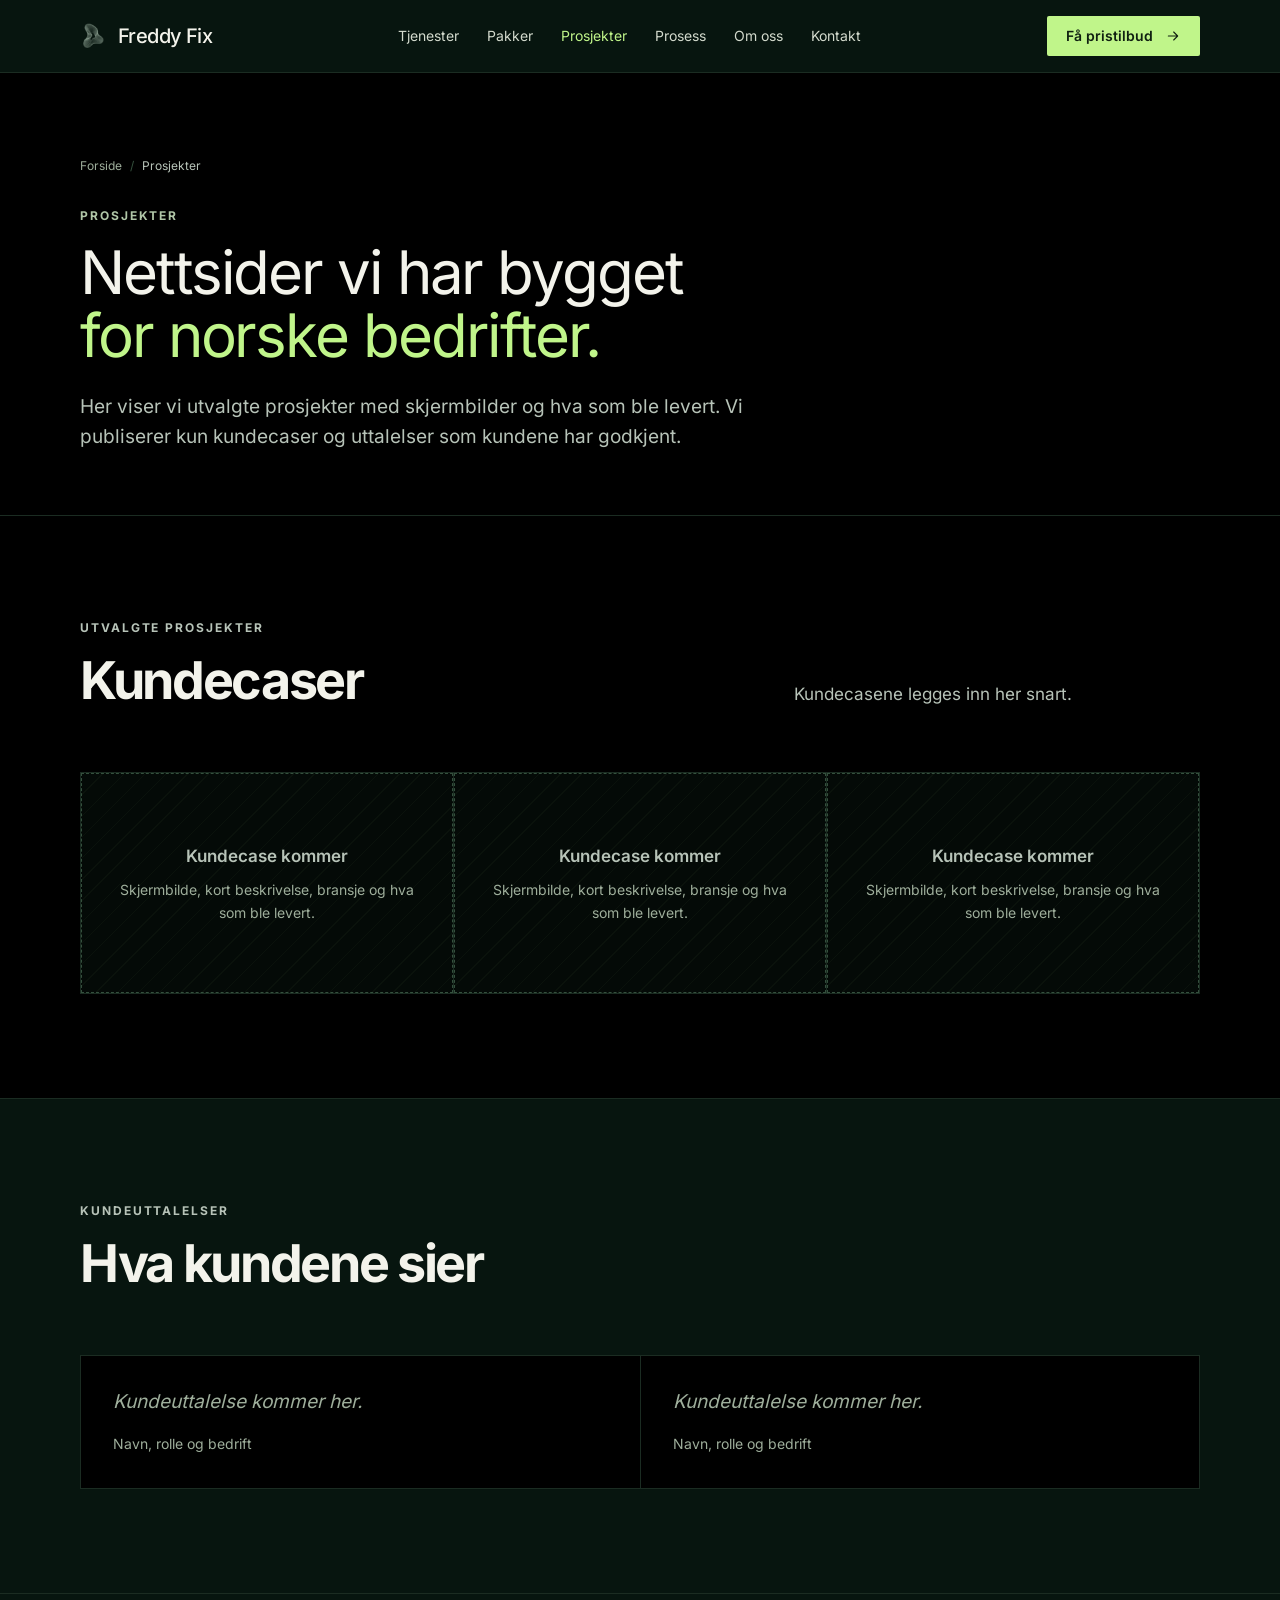
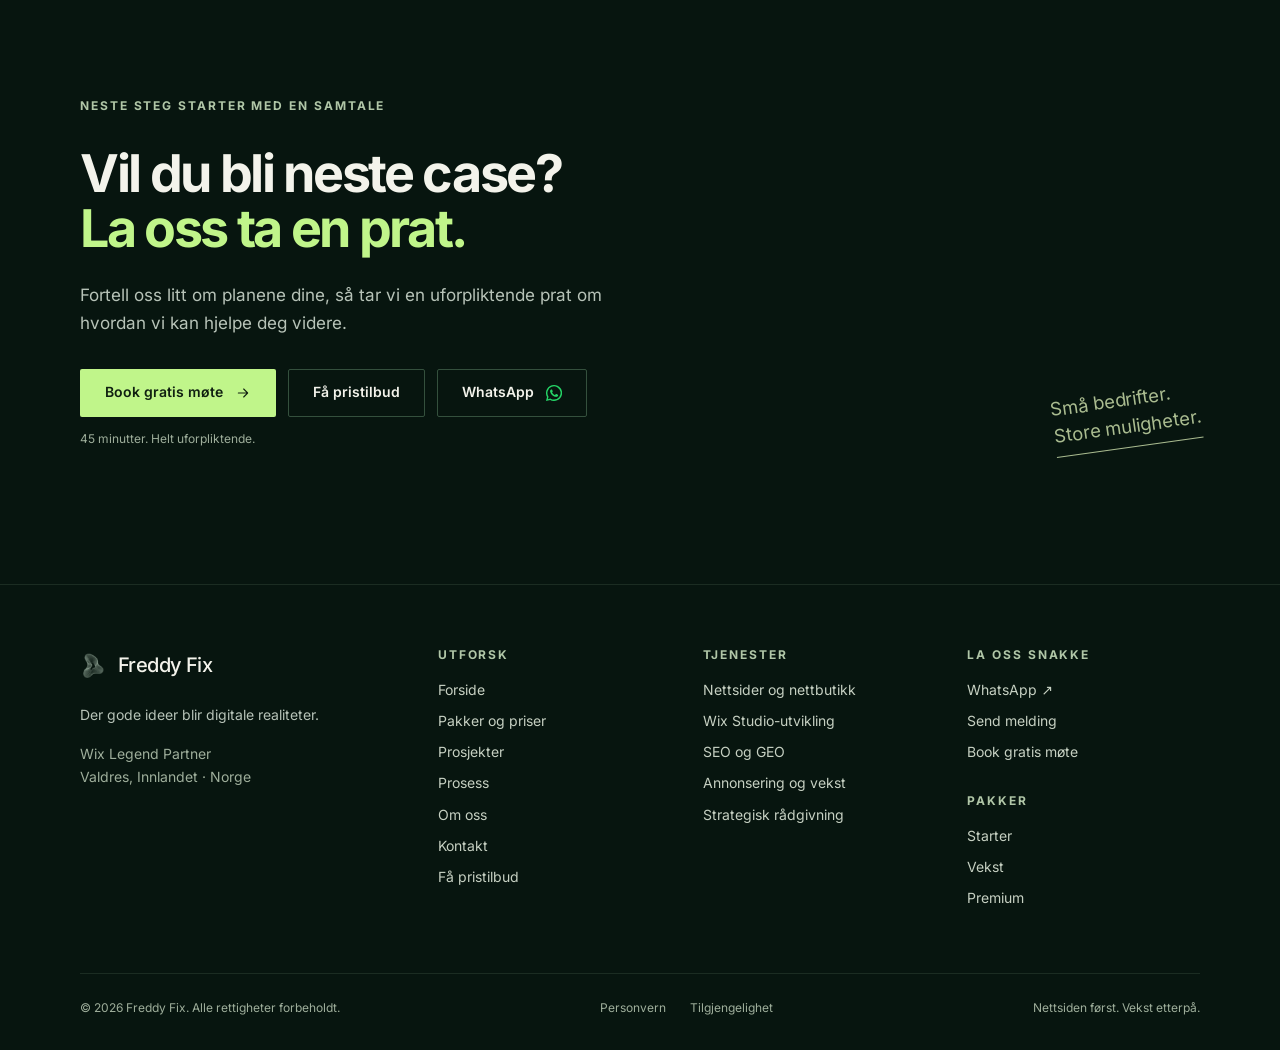
<file: referanser/index.html>
<!doctype html>
<html lang="no">
<head>
<meta charset="utf-8">
<meta name="viewport" content="width=device-width, initial-scale=1">
<title>Prosjekter og referanser | Freddy Fix</title>
<meta name="description" content="Utvalgte nettsider og prosjekter levert av Freddy Fix i Wix Studio. Kundecaser og uttalelser publiseres etter godkjenning fra kundene.">
<meta name="robots" content="noindex, follow">
<link rel="canonical" href="https://freddy632.github.io/freddyfix-site/referanser/">
<meta name="theme-color" content="#07150f">
<meta name="color-scheme" content="dark">
<meta property="og:type" content="website">
<meta property="og:locale" content="nb_NO">
<meta property="og:site_name" content="Freddy Fix">
<meta property="og:title" content="Prosjekter og referanser | Freddy Fix">
<meta property="og:description" content="Utvalgte nettsider og prosjekter levert av Freddy Fix i Wix Studio. Kundecaser og uttalelser publiseres etter godkjenning fra kundene.">
<meta property="og:url" content="https://freddy632.github.io/freddyfix-site/referanser/">
<meta property="og:image" content="https://freddy632.github.io/freddyfix-site/assets/img/og-image.jpg">
<meta property="og:image:width" content="1200">
<meta property="og:image:height" content="630">
<meta property="og:image:alt" content="Freddy Fix – Nettsiden først. Vekst etterpå.">
<meta name="twitter:card" content="summary_large_image">
<link rel="icon" href="../assets/img/favicon.png" type="image/png">
<link rel="apple-touch-icon" href="../assets/img/apple-touch-icon.png">
<link rel="preload" href="../assets/fonts/inter-latin.woff2" as="font" type="font/woff2" crossorigin>
<link rel="stylesheet" href="../assets/css/main.css?v=033ad8c9">

<script type="application/ld+json">{"@context":"https://schema.org","@graph":[{"@type":["Organization","ProfessionalService"],"@id":"https://freddy632.github.io/freddyfix-site/#organisasjon","name":"Freddy Fix","url":"https://freddy632.github.io/freddyfix-site/","logo":"https://freddy632.github.io/freddyfix-site/assets/img/logo.jpg","image":"https://freddy632.github.io/freddyfix-site/assets/img/og-image.jpg","slogan":"Nettsiden først. Vekst etterpå.","description":"Freddy Fix er et norsk web- og markedsføringsbyrå i Valdres som lager komplette nettsider i Wix Studio – og hjelper deg videre med SEO, annonsering og vekst.","address":{"@type":"PostalAddress","addressRegion":"Innlandet","addressLocality":"Valdres","addressCountry":"NO"},"areaServed":{"@type":"Country","name":"Norge"},"knowsLanguage":"nb","openingHoursSpecification":{"@type":"OpeningHoursSpecification","dayOfWeek":["Monday","Tuesday","Wednesday","Thursday","Friday"],"opens":"08:00","closes":"17:00"},"knowsAbout":["Wix Studio","Nettsideutvikling","Nettbutikk","Søkemotoroptimalisering","Digital annonsering","Digital strategi"],"award":"Wix Legend Partner (siden 2022)"},{"@type":"BreadcrumbList","itemListElement":[{"@type":"ListItem","position":1,"name":"Forside","item":"https://freddy632.github.io/freddyfix-site/"},{"@type":"ListItem","position":2,"name":"Prosjekter","item":"https://freddy632.github.io/freddyfix-site/referanser/"}]}]}</script>
</head>
<body data-api-base="https://freddyfix.wixstudio.com/ny-freddy-fix/_functions" data-root="../" data-page="referanser">
<a class="skip-link" href="#hovedinnhold">Hopp til hovedinnhold</a>
<header class="site-header" data-header>
  <div class="container site-header__inner">
    <a class="brand" href="../" aria-label="Freddy Fix – til forsiden">
      <img src="../assets/img/mark.png" width="26" height="30" alt="">
      <span>Freddy Fix</span>
    </a>
    <button class="nav-toggle" type="button" aria-expanded="false" aria-controls="hovedmeny" data-nav-toggle>
      <span class="nav-toggle__bars"></span><span class="sr-only">Meny</span>
    </button>
    <nav class="nav" id="hovedmeny" aria-label="Hovedmeny">
      <ul class="nav__list" role="list"><li><a class="nav__link" href="../tjenester/">Tjenester</a></li><li><a class="nav__link" href="../pakker/">Pakker</a></li><li><a class="nav__link" href="../referanser/" aria-current="page">Prosjekter</a></li><li><a class="nav__link" href="../prosess/">Prosess</a></li><li><a class="nav__link" href="../om-oss/">Om oss</a></li><li><a class="nav__link" href="../kontakt/">Kontakt</a></li></ul>
      <a class="btn btn--primary btn--block nav__cta" href="../pristilbud/">Få pristilbud<svg class="" width="24" height="24" viewBox="0 0 24 24" fill="none" stroke="currentColor" stroke-width="1.6" stroke-linecap="round" stroke-linejoin="round" aria-hidden="true" focusable="false"><path d="M5 12h14M13 6l6 6-6 6"/></svg></a>
    </nav>
    <a class="btn btn--primary btn--sm" href="../pristilbud/">Få pristilbud<svg class="" width="24" height="24" viewBox="0 0 24 24" fill="none" stroke="currentColor" stroke-width="1.6" stroke-linecap="round" stroke-linejoin="round" aria-hidden="true" focusable="false"><path d="M5 12h14M13 6l6 6-6 6"/></svg></a>
  </div>
</header>
<main id="hovedinnhold" tabindex="-1">

<section class="page-hero" aria-labelledby="sidetittel">
  <div class="container">
    <nav class="breadcrumbs" aria-label="Brødsmulesti"><ol><li><a href="../">Forside</a></li><li><span aria-current="page">Prosjekter</span></li></ol></nav>
    <div class="page-hero__inner">
      <p class="eyebrow">Prosjekter</p>
      <h1 id="sidetittel"><span class="line">Nettsider vi har bygget</span><span class="line accent">for norske bedrifter.</span></h1>
      <p class="lead">Her viser vi utvalgte prosjekter med skjermbilder og hva som ble levert. Vi publiserer kun kundecaser og uttalelser som kundene har godkjent.</p>
      
    </div>
  </div>
</section>

<section class="section" aria-labelledby="case-tittel">
  <div class="container">
    <div class="section-head">
  <div><p class="eyebrow">Utvalgte prosjekter</p><h2 id="case-tittel"><span class="line">Kundecaser</span></h2></div>
  <p>Kundecasene legges inn her snart.</p>
</div>
    <div class="cells"><div class="cell" style="padding:0"><div class="placeholder" role="note"><strong>Kundecase kommer</strong><span class="small">Skjermbilde, kort beskrivelse, bransje og hva som ble levert.</span></div></div><div class="cell" style="padding:0"><div class="placeholder" role="note"><strong>Kundecase kommer</strong><span class="small">Skjermbilde, kort beskrivelse, bransje og hva som ble levert.</span></div></div><div class="cell" style="padding:0"><div class="placeholder" role="note"><strong>Kundecase kommer</strong><span class="small">Skjermbilde, kort beskrivelse, bransje og hva som ble levert.</span></div></div></div>
  </div>
</section>

<section class="section section--surface section--rule" aria-labelledby="uttalelser-tittel">
  <div class="container">
    <div class="section-head">
  <div><p class="eyebrow">Kundeuttalelser</p><h2 id="uttalelser-tittel"><span class="line">Hva kundene sier</span></h2></div>
  
</div>
    <div class="cells cells--2"><figure class="quote-card" role="note"><blockquote><p>Kundeuttalelse kommer her.</p></blockquote><figcaption>Navn, rolle og bedrift</figcaption></figure><figure class="quote-card" role="note"><blockquote><p>Kundeuttalelse kommer her.</p></blockquote><figcaption>Navn, rolle og bedrift</figcaption></figure></div>
  </div>
</section>

<section class="section cta" aria-labelledby="cta-tittel">
  <div class="container cta__grid">
    <div>
      <p class="eyebrow">Neste steg starter med en samtale</p>
      <h2 id="cta-tittel"><span class="line">Vil du bli neste case?</span><span class="line accent">La oss ta en prat.</span></h2>
      <p>Fortell oss litt om planene dine, så tar vi en uforpliktende prat om hvordan vi kan hjelpe deg videre.</p>
      <div class="btn-row">
  <a class="btn btn--primary" href="../kontakt/?emne=mote#skjema">Book gratis møte<svg class="" width="24" height="24" viewBox="0 0 24 24" fill="none" stroke="currentColor" stroke-width="1.6" stroke-linecap="round" stroke-linejoin="round" aria-hidden="true" focusable="false"><path d="M5 12h14M13 6l6 6-6 6"/></svg></a>
  <a class="btn btn--outline" href="../pristilbud/">Få pristilbud</a>
  <a class="btn btn--outline" href="https://wa.me/4790643906" rel="noopener" target="_blank">WhatsApp<svg class="icon-wa" width="24" height="24" viewBox="0 0 24 24" fill="none" stroke="currentColor" stroke-width="1.6" stroke-linecap="round" stroke-linejoin="round" aria-hidden="true" focusable="false"><path fill="currentColor" stroke="none" d="M17.5 14.4c-.3-.1-1.8-.9-2-1-.3-.1-.5-.1-.7.2-.2.3-.8 1-.9 1.2-.2.2-.3.2-.6.1-.3-.2-1.3-.5-2.4-1.5-.9-.8-1.5-1.8-1.7-2-.2-.3 0-.5.1-.6l.5-.5.3-.5c.1-.2 0-.4 0-.5l-.9-2.2c-.2-.6-.5-.5-.7-.5h-.6c-.2 0-.5.1-.8.4-.3.3-1 1-1 2.5s1.1 2.9 1.2 3.1c.1.2 2.1 3.2 5.1 4.5.7.3 1.3.5 1.7.6.7.2 1.4.2 1.9.1.6-.1 1.8-.7 2-1.4.2-.7.2-1.3.2-1.4-.1-.1-.3-.2-.6-.3ZM12 21.9c-1.8 0-3.5-.5-5-1.4l-.4-.2-3.7.9.9-3.6-.2-.4A9.9 9.9 0 1 1 12 21.9ZM12 0a12 12 0 0 0-10.5 17.9L0 24l6.2-1.6A12 12 0 1 0 12 0Z"/></svg><span class="sr-only"> (åpnes i ny fane)</span></a>
</div>
      <p class="btn-note">45 minutter. Helt uforpliktende.</p>
    </div>
    <p class="cta__note" aria-hidden="true">Små bedrifter.<br>Store muligheter.</p>
  </div>
</section>

</main>
<footer class="site-footer">
  <div class="container">
    <div class="footer-grid">
      <div class="footer-brand">
        <a class="brand" href="../" aria-label="Freddy Fix – til forsiden"><img src="../assets/img/mark.png" width="26" height="30" alt="" loading="lazy"><span>Freddy Fix</span></a>
        <p>Der gode ideer blir digitale realiteter.</p>
        <p class="muted">Wix Legend Partner<br>Valdres, Innlandet · Norge</p>
      </div>
      <nav class="footer-col" aria-labelledby="ft-utforsk"><h2 id="ft-utforsk">Utforsk</h2><ul role="list"><li><a href="../">Forside</a></li><li><a href="../pakker/">Pakker og priser</a></li><li><a href="../referanser/">Prosjekter</a></li><li><a href="../prosess/">Prosess</a></li><li><a href="../om-oss/">Om oss</a></li><li><a href="../kontakt/">Kontakt</a></li><li><a href="../pristilbud/">Få pristilbud</a></li></ul></nav>
      <nav class="footer-col" aria-labelledby="ft-tjenester"><h2 id="ft-tjenester">Tjenester</h2><ul role="list"><li><a href="../tjenester/#nettside-design">Nettsider og nettbutikk</a></li><li><a href="../tjenester/#wix-studio">Wix Studio-utvikling</a></li><li><a href="../tjenester/#seo-geo">SEO og GEO</a></li><li><a href="../tjenester/#annonsering">Annonsering og vekst</a></li><li><a href="../tjenester/#digital-strategi">Strategisk rådgivning</a></li></ul></nav>
      <div class="footer-col"><h2 id="ft-kontakt">La oss snakke</h2><ul role="list" aria-labelledby="ft-kontakt"><li><a href="https://wa.me/4790643906" rel="noopener">WhatsApp ↗</a></li><li><a href="../kontakt/#skjema">Send melding</a></li><li><a href="../kontakt/?emne=mote#skjema">Book gratis møte</a></li></ul>
        <h2 class="footer-col__sub" style="margin-top:var(--space-6)">Pakker</h2>
        <ul role="list"><li><a href="../pakker/#pakke-starter">Starter</a></li><li><a href="../pakker/#pakke-vekst">Vekst</a></li><li><a href="../pakker/#pakke-premium">Premium</a></li></ul>
      </div>
    </div>
    <div class="footer-bottom">
      <p>© 2026 Freddy Fix. Alle rettigheter forbeholdt.</p>
      <ul role="list"><li><a href="../personvern/">Personvern</a></li><li><a href="../tilgjengelighet/">Tilgjengelighet</a></li></ul>
      <p>Nettsiden først. Vekst etterpå.</p>
    </div>
  </div>
</footer>
<script type="module" src="../assets/js/main.js?v=033ad8c9"></script>
</body>
</html>
</file>
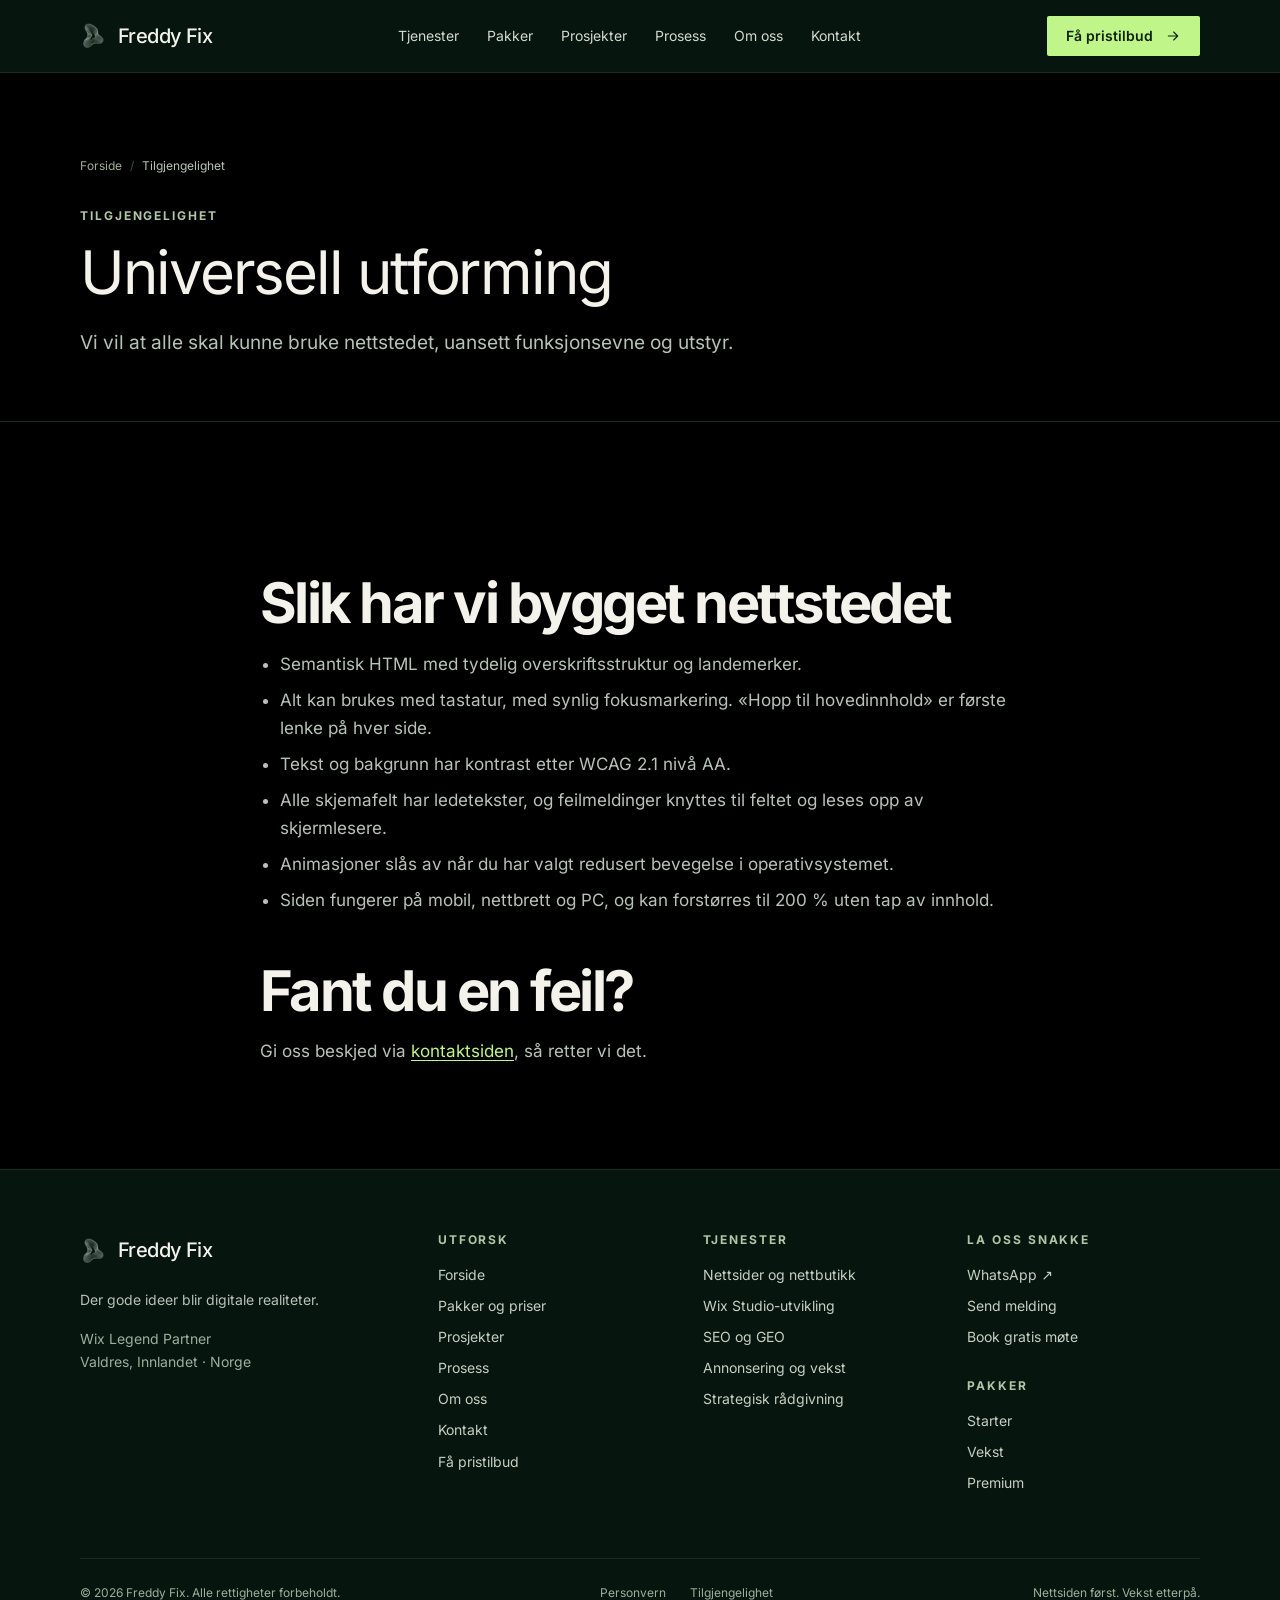
<file: tilgjengelighet/index.html>
<!doctype html>
<html lang="no">
<head>
<meta charset="utf-8">
<meta name="viewport" content="width=device-width, initial-scale=1">
<title>Tilgjengelighet | Freddy Fix</title>
<meta name="description" content="Freddy Fix sitt arbeid med universell utforming og tilgjengelighet på nettstedet.">
<meta name="robots" content="noindex, follow">
<link rel="canonical" href="https://freddy632.github.io/freddyfix-site/tilgjengelighet/">
<meta name="theme-color" content="#07150f">
<meta name="color-scheme" content="dark">
<meta property="og:type" content="website">
<meta property="og:locale" content="nb_NO">
<meta property="og:site_name" content="Freddy Fix">
<meta property="og:title" content="Tilgjengelighet | Freddy Fix">
<meta property="og:description" content="Freddy Fix sitt arbeid med universell utforming og tilgjengelighet på nettstedet.">
<meta property="og:url" content="https://freddy632.github.io/freddyfix-site/tilgjengelighet/">
<meta property="og:image" content="https://freddy632.github.io/freddyfix-site/assets/img/og-image.jpg">
<meta property="og:image:width" content="1200">
<meta property="og:image:height" content="630">
<meta property="og:image:alt" content="Freddy Fix – Nettsiden først. Vekst etterpå.">
<meta name="twitter:card" content="summary_large_image">
<link rel="icon" href="../assets/img/favicon.png" type="image/png">
<link rel="apple-touch-icon" href="../assets/img/apple-touch-icon.png">
<link rel="preload" href="../assets/fonts/inter-latin.woff2" as="font" type="font/woff2" crossorigin>
<link rel="stylesheet" href="../assets/css/main.css?v=033ad8c9">

<script type="application/ld+json">{"@context":"https://schema.org","@graph":[{"@type":["Organization","ProfessionalService"],"@id":"https://freddy632.github.io/freddyfix-site/#organisasjon","name":"Freddy Fix","url":"https://freddy632.github.io/freddyfix-site/","logo":"https://freddy632.github.io/freddyfix-site/assets/img/logo.jpg","image":"https://freddy632.github.io/freddyfix-site/assets/img/og-image.jpg","slogan":"Nettsiden først. Vekst etterpå.","description":"Freddy Fix er et norsk web- og markedsføringsbyrå i Valdres som lager komplette nettsider i Wix Studio – og hjelper deg videre med SEO, annonsering og vekst.","address":{"@type":"PostalAddress","addressRegion":"Innlandet","addressLocality":"Valdres","addressCountry":"NO"},"areaServed":{"@type":"Country","name":"Norge"},"knowsLanguage":"nb","openingHoursSpecification":{"@type":"OpeningHoursSpecification","dayOfWeek":["Monday","Tuesday","Wednesday","Thursday","Friday"],"opens":"08:00","closes":"17:00"},"knowsAbout":["Wix Studio","Nettsideutvikling","Nettbutikk","Søkemotoroptimalisering","Digital annonsering","Digital strategi"],"award":"Wix Legend Partner (siden 2022)"},{"@type":"BreadcrumbList","itemListElement":[{"@type":"ListItem","position":1,"name":"Forside","item":"https://freddy632.github.io/freddyfix-site/"},{"@type":"ListItem","position":2,"name":"Tilgjengelighet","item":"https://freddy632.github.io/freddyfix-site/tilgjengelighet/"}]}]}</script>
</head>
<body data-api-base="https://freddyfix.wixstudio.com/ny-freddy-fix/_functions" data-root="../" data-page="tilgjengelighet">
<a class="skip-link" href="#hovedinnhold">Hopp til hovedinnhold</a>
<header class="site-header" data-header>
  <div class="container site-header__inner">
    <a class="brand" href="../" aria-label="Freddy Fix – til forsiden">
      <img src="../assets/img/mark.png" width="26" height="30" alt="">
      <span>Freddy Fix</span>
    </a>
    <button class="nav-toggle" type="button" aria-expanded="false" aria-controls="hovedmeny" data-nav-toggle>
      <span class="nav-toggle__bars"></span><span class="sr-only">Meny</span>
    </button>
    <nav class="nav" id="hovedmeny" aria-label="Hovedmeny">
      <ul class="nav__list" role="list"><li><a class="nav__link" href="../tjenester/">Tjenester</a></li><li><a class="nav__link" href="../pakker/">Pakker</a></li><li><a class="nav__link" href="../referanser/">Prosjekter</a></li><li><a class="nav__link" href="../prosess/">Prosess</a></li><li><a class="nav__link" href="../om-oss/">Om oss</a></li><li><a class="nav__link" href="../kontakt/">Kontakt</a></li></ul>
      <a class="btn btn--primary btn--block nav__cta" href="../pristilbud/">Få pristilbud<svg class="" width="24" height="24" viewBox="0 0 24 24" fill="none" stroke="currentColor" stroke-width="1.6" stroke-linecap="round" stroke-linejoin="round" aria-hidden="true" focusable="false"><path d="M5 12h14M13 6l6 6-6 6"/></svg></a>
    </nav>
    <a class="btn btn--primary btn--sm" href="../pristilbud/">Få pristilbud<svg class="" width="24" height="24" viewBox="0 0 24 24" fill="none" stroke="currentColor" stroke-width="1.6" stroke-linecap="round" stroke-linejoin="round" aria-hidden="true" focusable="false"><path d="M5 12h14M13 6l6 6-6 6"/></svg></a>
  </div>
</header>
<main id="hovedinnhold" tabindex="-1">

<section class="page-hero" aria-labelledby="sidetittel">
  <div class="container">
    <nav class="breadcrumbs" aria-label="Brødsmulesti"><ol><li><a href="../">Forside</a></li><li><span aria-current="page">Tilgjengelighet</span></li></ol></nav>
    <div class="page-hero__inner">
      <p class="eyebrow">Tilgjengelighet</p>
      <h1 id="sidetittel"><span class="line">Universell utforming</span></h1>
      <p class="lead">Vi vil at alle skal kunne bruke nettstedet, uansett funksjonsevne og utstyr.</p>
      
    </div>
  </div>
</section>
<section class="section"><div class="container container--narrow prose">
  <h2>Slik har vi bygget nettstedet</h2>
  <ul>
    <li>Semantisk HTML med tydelig overskriftsstruktur og landemerker.</li>
    <li>Alt kan brukes med tastatur, med synlig fokusmarkering. «Hopp til hovedinnhold» er første lenke på hver side.</li>
    <li>Tekst og bakgrunn har kontrast etter WCAG 2.1 nivå AA.</li>
    <li>Alle skjemafelt har ledetekster, og feilmeldinger knyttes til feltet og leses opp av skjermlesere.</li>
    <li>Animasjoner slås av når du har valgt redusert bevegelse i operativsystemet.</li>
    <li>Siden fungerer på mobil, nettbrett og PC, og kan forstørres til 200 % uten tap av innhold.</li>
  </ul>
  <h2>Fant du en feil?</h2>
  <p>Gi oss beskjed via <a href="../kontakt/">kontaktsiden</a>, så retter vi det.</p>
</div></section>
</main>
<footer class="site-footer">
  <div class="container">
    <div class="footer-grid">
      <div class="footer-brand">
        <a class="brand" href="../" aria-label="Freddy Fix – til forsiden"><img src="../assets/img/mark.png" width="26" height="30" alt="" loading="lazy"><span>Freddy Fix</span></a>
        <p>Der gode ideer blir digitale realiteter.</p>
        <p class="muted">Wix Legend Partner<br>Valdres, Innlandet · Norge</p>
      </div>
      <nav class="footer-col" aria-labelledby="ft-utforsk"><h2 id="ft-utforsk">Utforsk</h2><ul role="list"><li><a href="../">Forside</a></li><li><a href="../pakker/">Pakker og priser</a></li><li><a href="../referanser/">Prosjekter</a></li><li><a href="../prosess/">Prosess</a></li><li><a href="../om-oss/">Om oss</a></li><li><a href="../kontakt/">Kontakt</a></li><li><a href="../pristilbud/">Få pristilbud</a></li></ul></nav>
      <nav class="footer-col" aria-labelledby="ft-tjenester"><h2 id="ft-tjenester">Tjenester</h2><ul role="list"><li><a href="../tjenester/#nettside-design">Nettsider og nettbutikk</a></li><li><a href="../tjenester/#wix-studio">Wix Studio-utvikling</a></li><li><a href="../tjenester/#seo-geo">SEO og GEO</a></li><li><a href="../tjenester/#annonsering">Annonsering og vekst</a></li><li><a href="../tjenester/#digital-strategi">Strategisk rådgivning</a></li></ul></nav>
      <div class="footer-col"><h2 id="ft-kontakt">La oss snakke</h2><ul role="list" aria-labelledby="ft-kontakt"><li><a href="https://wa.me/4790643906" rel="noopener">WhatsApp ↗</a></li><li><a href="../kontakt/#skjema">Send melding</a></li><li><a href="../kontakt/?emne=mote#skjema">Book gratis møte</a></li></ul>
        <h2 class="footer-col__sub" style="margin-top:var(--space-6)">Pakker</h2>
        <ul role="list"><li><a href="../pakker/#pakke-starter">Starter</a></li><li><a href="../pakker/#pakke-vekst">Vekst</a></li><li><a href="../pakker/#pakke-premium">Premium</a></li></ul>
      </div>
    </div>
    <div class="footer-bottom">
      <p>© 2026 Freddy Fix. Alle rettigheter forbeholdt.</p>
      <ul role="list"><li><a href="../personvern/">Personvern</a></li><li><a href="../tilgjengelighet/">Tilgjengelighet</a></li></ul>
      <p>Nettsiden først. Vekst etterpå.</p>
    </div>
  </div>
</footer>
<script type="module" src="../assets/js/main.js?v=033ad8c9"></script>
</body>
</html>
</file>
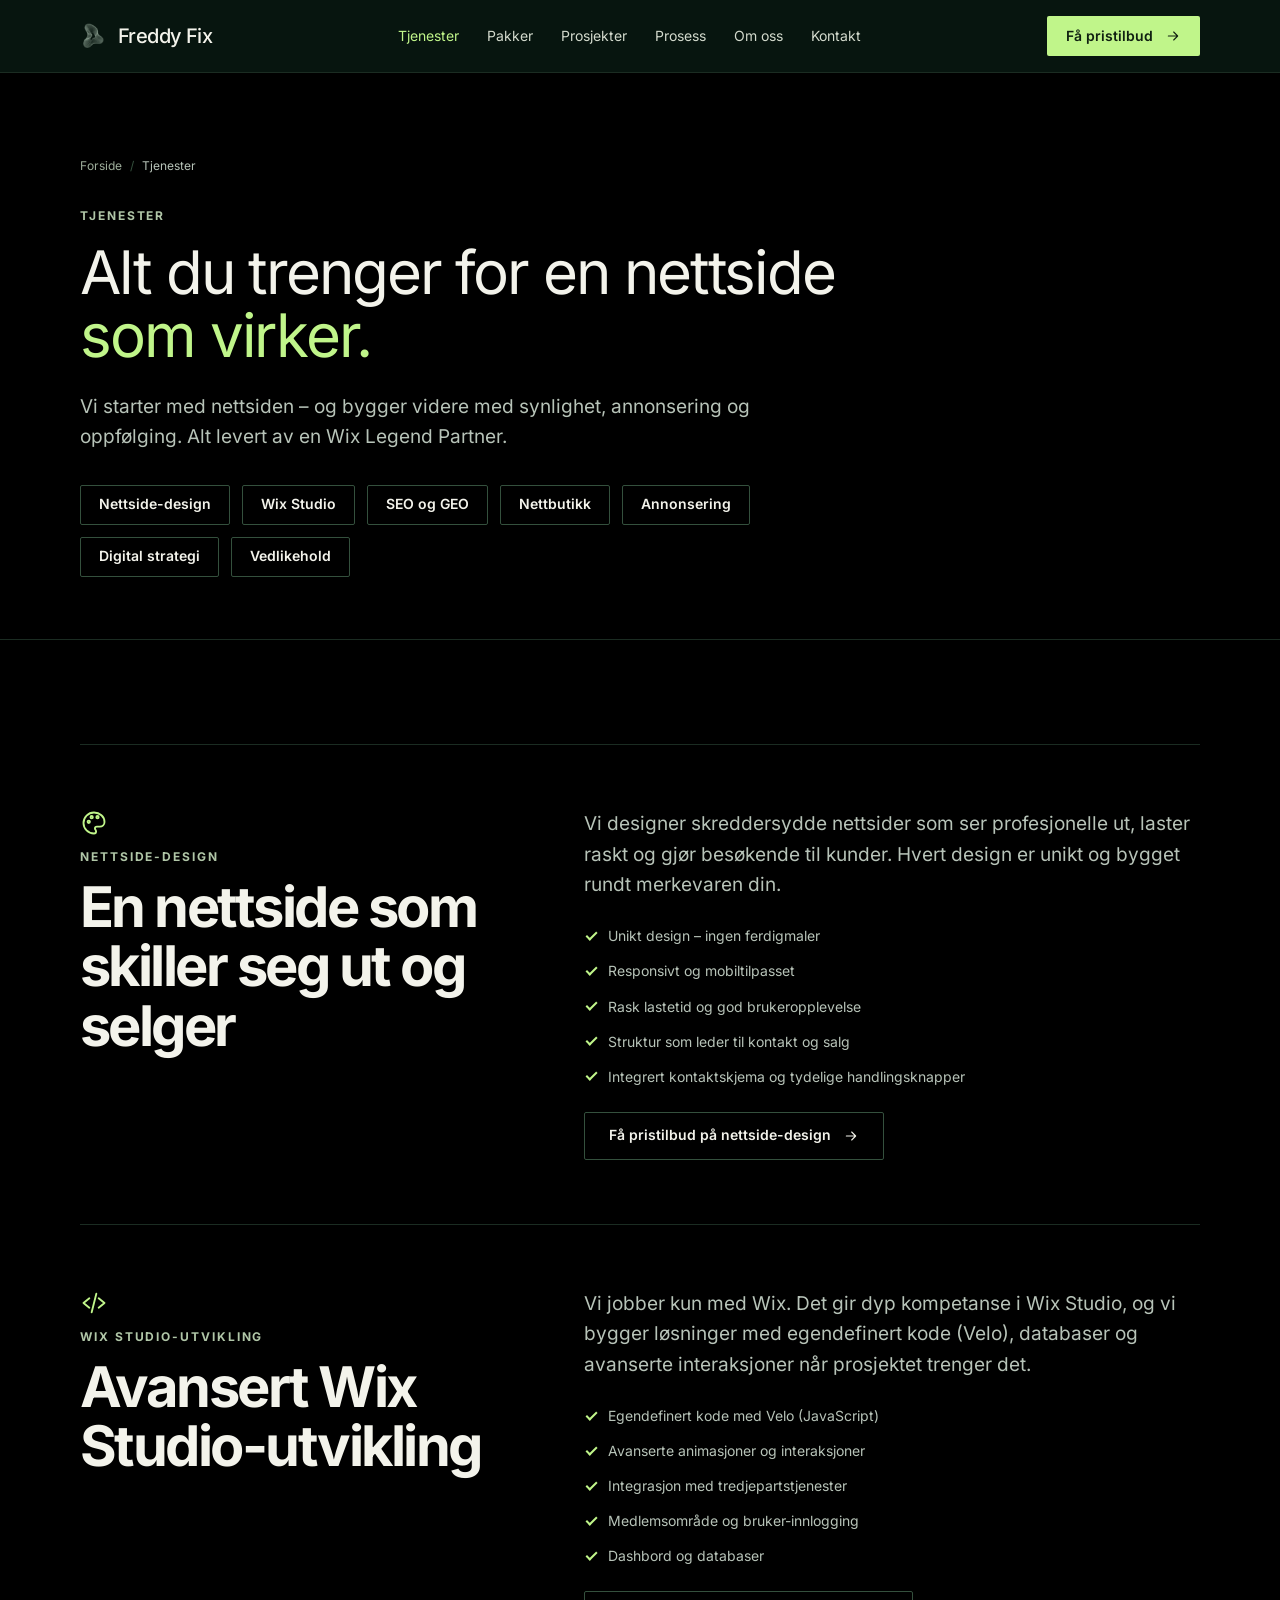
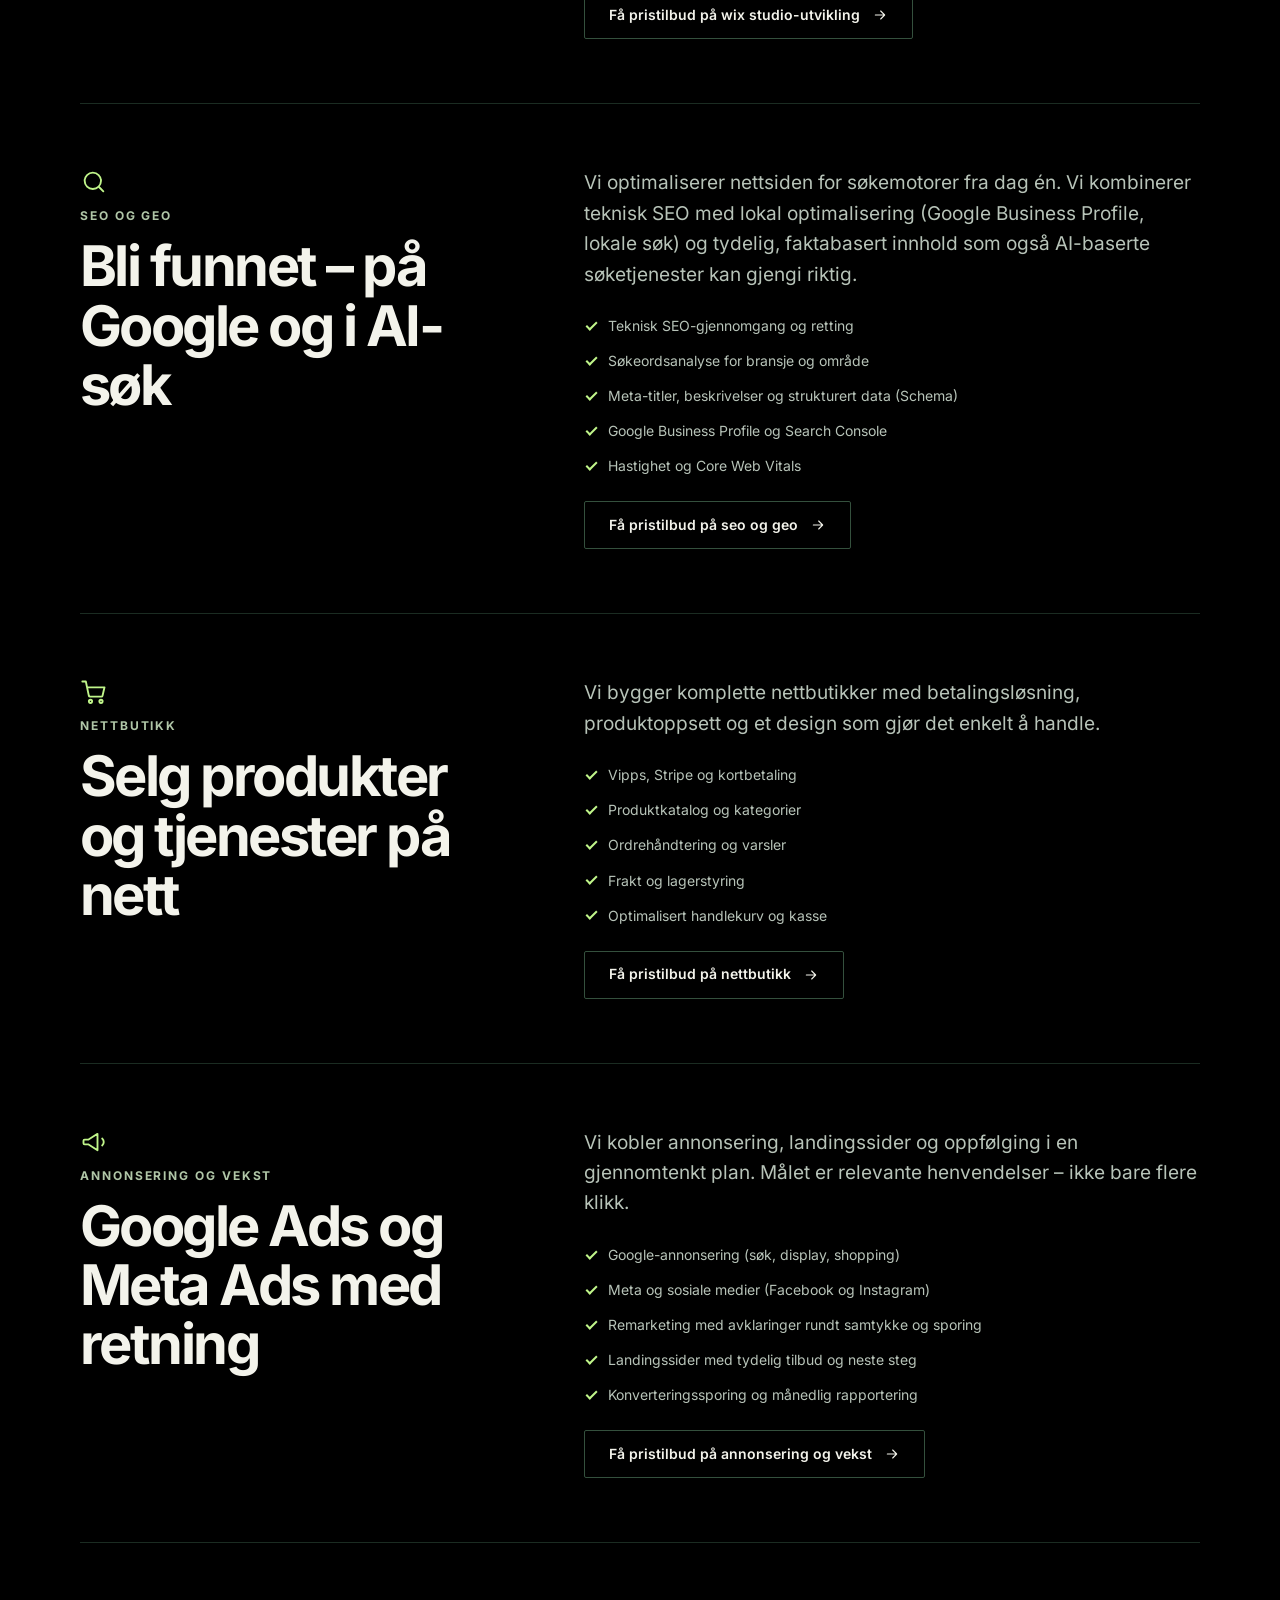
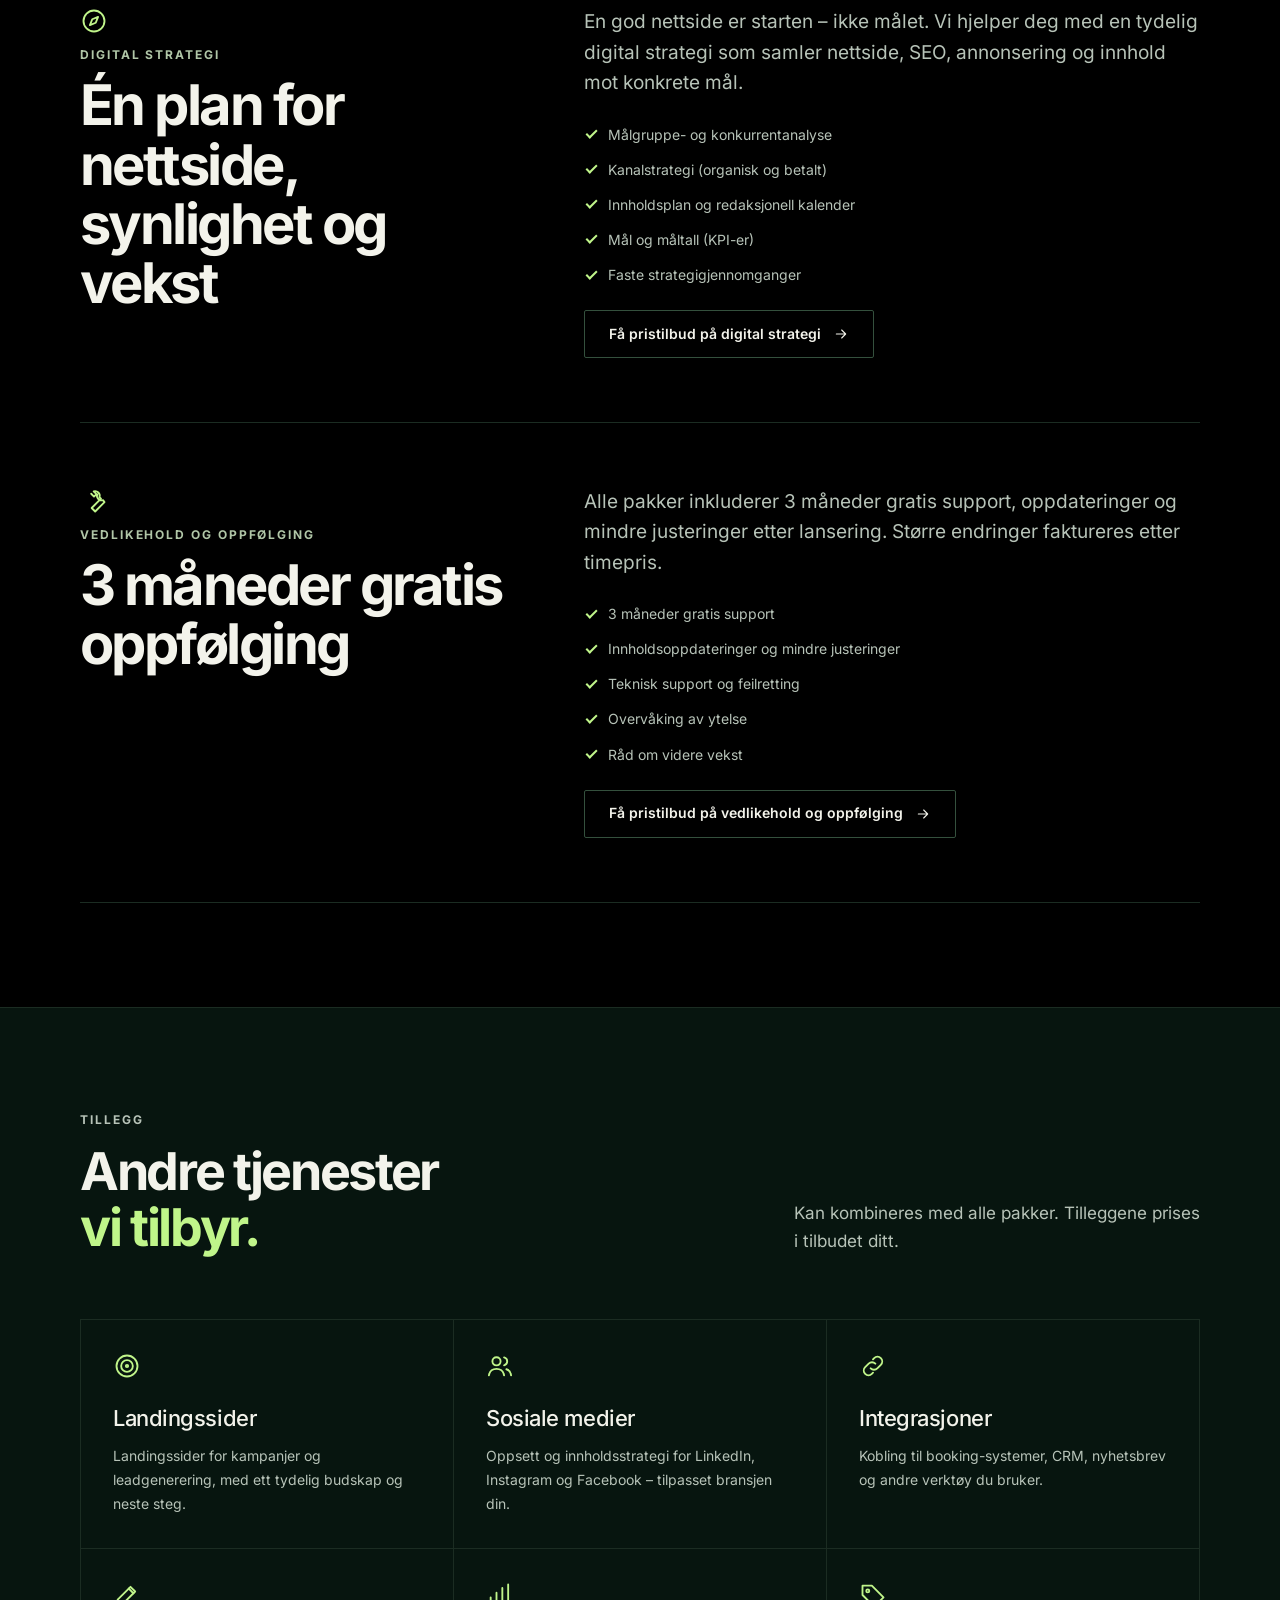
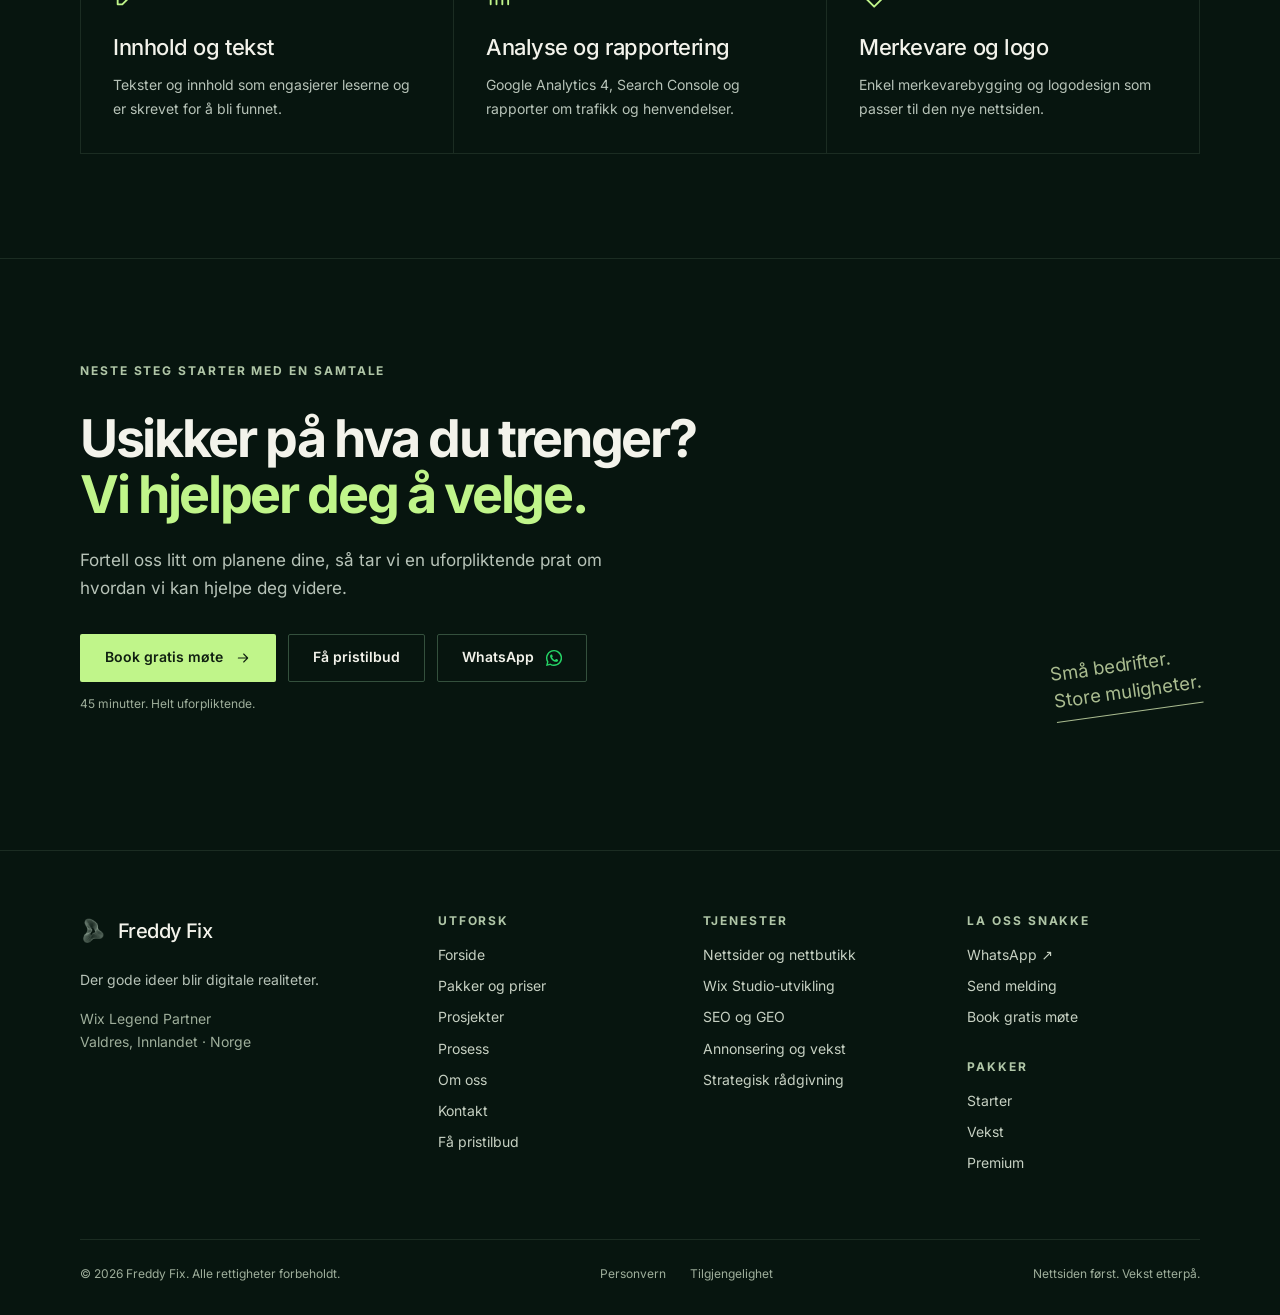
<file: tjenester/index.html>
<!doctype html>
<html lang="no">
<head>
<meta charset="utf-8">
<meta name="viewport" content="width=device-width, initial-scale=1">
<title>Tjenester: nettsider i Wix Studio, SEO, nettbutikk og annonsering | Freddy Fix</title>
<meta name="description" content="Freddy Fix leverer nettside-design, Wix Studio-utvikling, SEO og GEO, nettbutikk, Google- og Meta-annonsering, digital strategi og vedlikehold for norske bedrifter.">
<meta name="robots" content="noindex, follow">
<link rel="canonical" href="https://freddy632.github.io/freddyfix-site/tjenester/">
<meta name="theme-color" content="#07150f">
<meta name="color-scheme" content="dark">
<meta property="og:type" content="website">
<meta property="og:locale" content="nb_NO">
<meta property="og:site_name" content="Freddy Fix">
<meta property="og:title" content="Tjenester: nettsider i Wix Studio, SEO, nettbutikk og annonsering | Freddy Fix">
<meta property="og:description" content="Freddy Fix leverer nettside-design, Wix Studio-utvikling, SEO og GEO, nettbutikk, Google- og Meta-annonsering, digital strategi og vedlikehold for norske bedrifter.">
<meta property="og:url" content="https://freddy632.github.io/freddyfix-site/tjenester/">
<meta property="og:image" content="https://freddy632.github.io/freddyfix-site/assets/img/og-image.jpg">
<meta property="og:image:width" content="1200">
<meta property="og:image:height" content="630">
<meta property="og:image:alt" content="Freddy Fix – Nettsiden først. Vekst etterpå.">
<meta name="twitter:card" content="summary_large_image">
<link rel="icon" href="../assets/img/favicon.png" type="image/png">
<link rel="apple-touch-icon" href="../assets/img/apple-touch-icon.png">
<link rel="preload" href="../assets/fonts/inter-latin.woff2" as="font" type="font/woff2" crossorigin>
<link rel="stylesheet" href="../assets/css/main.css?v=033ad8c9">

<script type="application/ld+json">{"@context":"https://schema.org","@graph":[{"@type":["Organization","ProfessionalService"],"@id":"https://freddy632.github.io/freddyfix-site/#organisasjon","name":"Freddy Fix","url":"https://freddy632.github.io/freddyfix-site/","logo":"https://freddy632.github.io/freddyfix-site/assets/img/logo.jpg","image":"https://freddy632.github.io/freddyfix-site/assets/img/og-image.jpg","slogan":"Nettsiden først. Vekst etterpå.","description":"Freddy Fix er et norsk web- og markedsføringsbyrå i Valdres som lager komplette nettsider i Wix Studio – og hjelper deg videre med SEO, annonsering og vekst.","address":{"@type":"PostalAddress","addressRegion":"Innlandet","addressLocality":"Valdres","addressCountry":"NO"},"areaServed":{"@type":"Country","name":"Norge"},"knowsLanguage":"nb","openingHoursSpecification":{"@type":"OpeningHoursSpecification","dayOfWeek":["Monday","Tuesday","Wednesday","Thursday","Friday"],"opens":"08:00","closes":"17:00"},"knowsAbout":["Wix Studio","Nettsideutvikling","Nettbutikk","Søkemotoroptimalisering","Digital annonsering","Digital strategi"],"award":"Wix Legend Partner (siden 2022)"},{"@type":"BreadcrumbList","itemListElement":[{"@type":"ListItem","position":1,"name":"Forside","item":"https://freddy632.github.io/freddyfix-site/"},{"@type":"ListItem","position":2,"name":"Tjenester","item":"https://freddy632.github.io/freddyfix-site/tjenester/"}]},{"@type":"ItemList","name":"Tjenester fra Freddy Fix","itemListElement":[{"@type":"ListItem","position":1,"item":{"@type":"Service","name":"Nettside-design","description":"Vi designer skreddersydde nettsider som ser profesjonelle ut, laster raskt og gjør besøkende til kunder. Hvert design er unikt og bygget rundt merkevaren din.","url":"https://freddy632.github.io/freddyfix-site/tjenester/#nettside-design","provider":{"@id":"https://freddy632.github.io/freddyfix-site/#organisasjon"},"areaServed":"NO"}},{"@type":"ListItem","position":2,"item":{"@type":"Service","name":"Wix Studio-utvikling","description":"Vi jobber kun med Wix. Det gir dyp kompetanse i Wix Studio, og vi bygger løsninger med egendefinert kode (Velo), databaser og avanserte interaksjoner når prosjektet trenger det.","url":"https://freddy632.github.io/freddyfix-site/tjenester/#wix-studio","provider":{"@id":"https://freddy632.github.io/freddyfix-site/#organisasjon"},"areaServed":"NO"}},{"@type":"ListItem","position":3,"item":{"@type":"Service","name":"SEO og GEO","description":"Vi optimaliserer nettsiden for søkemotorer fra dag én. Vi kombinerer teknisk SEO med lokal optimalisering (Google Business Profile, lokale søk) og tydelig, faktabasert innhold som også AI-baserte søketjenester kan gjengi riktig.","url":"https://freddy632.github.io/freddyfix-site/tjenester/#seo-geo","provider":{"@id":"https://freddy632.github.io/freddyfix-site/#organisasjon"},"areaServed":"NO"}},{"@type":"ListItem","position":4,"item":{"@type":"Service","name":"Nettbutikk","description":"Vi bygger komplette nettbutikker med betalingsløsning, produktoppsett og et design som gjør det enkelt å handle.","url":"https://freddy632.github.io/freddyfix-site/tjenester/#nettbutikk","provider":{"@id":"https://freddy632.github.io/freddyfix-site/#organisasjon"},"areaServed":"NO"}},{"@type":"ListItem","position":5,"item":{"@type":"Service","name":"Annonsering og vekst","description":"Vi kobler annonsering, landingssider og oppfølging i en gjennomtenkt plan. Målet er relevante henvendelser – ikke bare flere klikk.","url":"https://freddy632.github.io/freddyfix-site/tjenester/#annonsering","provider":{"@id":"https://freddy632.github.io/freddyfix-site/#organisasjon"},"areaServed":"NO"}},{"@type":"ListItem","position":6,"item":{"@type":"Service","name":"Digital strategi","description":"En god nettside er starten – ikke målet. Vi hjelper deg med en tydelig digital strategi som samler nettside, SEO, annonsering og innhold mot konkrete mål.","url":"https://freddy632.github.io/freddyfix-site/tjenester/#digital-strategi","provider":{"@id":"https://freddy632.github.io/freddyfix-site/#organisasjon"},"areaServed":"NO"}},{"@type":"ListItem","position":7,"item":{"@type":"Service","name":"Vedlikehold og oppfølging","description":"Alle pakker inkluderer 3 måneder gratis support, oppdateringer og mindre justeringer etter lansering. Større endringer faktureres etter timepris.","url":"https://freddy632.github.io/freddyfix-site/tjenester/#vedlikehold","provider":{"@id":"https://freddy632.github.io/freddyfix-site/#organisasjon"},"areaServed":"NO"}}]}]}</script>
</head>
<body data-api-base="https://freddyfix.wixstudio.com/ny-freddy-fix/_functions" data-root="../" data-page="tjenester">
<a class="skip-link" href="#hovedinnhold">Hopp til hovedinnhold</a>
<header class="site-header" data-header>
  <div class="container site-header__inner">
    <a class="brand" href="../" aria-label="Freddy Fix – til forsiden">
      <img src="../assets/img/mark.png" width="26" height="30" alt="">
      <span>Freddy Fix</span>
    </a>
    <button class="nav-toggle" type="button" aria-expanded="false" aria-controls="hovedmeny" data-nav-toggle>
      <span class="nav-toggle__bars"></span><span class="sr-only">Meny</span>
    </button>
    <nav class="nav" id="hovedmeny" aria-label="Hovedmeny">
      <ul class="nav__list" role="list"><li><a class="nav__link" href="../tjenester/" aria-current="page">Tjenester</a></li><li><a class="nav__link" href="../pakker/">Pakker</a></li><li><a class="nav__link" href="../referanser/">Prosjekter</a></li><li><a class="nav__link" href="../prosess/">Prosess</a></li><li><a class="nav__link" href="../om-oss/">Om oss</a></li><li><a class="nav__link" href="../kontakt/">Kontakt</a></li></ul>
      <a class="btn btn--primary btn--block nav__cta" href="../pristilbud/">Få pristilbud<svg class="" width="24" height="24" viewBox="0 0 24 24" fill="none" stroke="currentColor" stroke-width="1.6" stroke-linecap="round" stroke-linejoin="round" aria-hidden="true" focusable="false"><path d="M5 12h14M13 6l6 6-6 6"/></svg></a>
    </nav>
    <a class="btn btn--primary btn--sm" href="../pristilbud/">Få pristilbud<svg class="" width="24" height="24" viewBox="0 0 24 24" fill="none" stroke="currentColor" stroke-width="1.6" stroke-linecap="round" stroke-linejoin="round" aria-hidden="true" focusable="false"><path d="M5 12h14M13 6l6 6-6 6"/></svg></a>
  </div>
</header>
<main id="hovedinnhold" tabindex="-1">

<section class="page-hero" aria-labelledby="sidetittel">
  <div class="container">
    <nav class="breadcrumbs" aria-label="Brødsmulesti"><ol><li><a href="../">Forside</a></li><li><span aria-current="page">Tjenester</span></li></ol></nav>
    <div class="page-hero__inner">
      <p class="eyebrow">Tjenester</p>
      <h1 id="sidetittel"><span class="line">Alt du trenger for en nettside</span><span class="line accent">som virker.</span></h1>
      <p class="lead">Vi starter med nettsiden – og bygger videre med synlighet, annonsering og oppfølging. Alt levert av en Wix Legend Partner.</p>
      <nav aria-label="Hopp til tjeneste" style="margin-top:var(--space-6)"><ul class="btn-row" role="list"><li><a class="btn btn--outline btn--sm" href="#nettside-design">Nettside-design</a></li><li><a class="btn btn--outline btn--sm" href="#wix-studio">Wix Studio</a></li><li><a class="btn btn--outline btn--sm" href="#seo-geo">SEO og GEO</a></li><li><a class="btn btn--outline btn--sm" href="#nettbutikk">Nettbutikk</a></li><li><a class="btn btn--outline btn--sm" href="#annonsering">Annonsering</a></li><li><a class="btn btn--outline btn--sm" href="#digital-strategi">Digital strategi</a></li><li><a class="btn btn--outline btn--sm" href="#vedlikehold">Vedlikehold</a></li></ul></nav>
    </div>
  </div>
</section>

<section class="section" aria-label="Tjenestene våre">
  <div class="container">
    <div class="rows">
      <article class="row" id="nettside-design" aria-labelledby="nettside-design-tittel">
        <div class="row__head"><svg class="cell__icon" width="24" height="24" viewBox="0 0 24 24" fill="none" stroke="currentColor" stroke-width="1.6" stroke-linecap="round" stroke-linejoin="round" aria-hidden="true" focusable="false"><path d="M12 3a9 9 0 1 0 0 18c1.2 0 1.8-.8 1.8-1.7 0-1.2-1-1.6-1-2.6 0-.9.7-1.6 1.7-1.6H17a4 4 0 0 0 4-4C21 6.6 17 3 12 3Z"/><circle cx="7.5" cy="11" r="1"/><circle cx="10" cy="7" r="1"/><circle cx="15" cy="7" r="1"/></svg><p class="eyebrow">Nettside-design</p><h2 id="nettside-design-tittel">En nettside som skiller seg ut og selger</h2></div>
        <div class="row__body"><p class="lead">Vi designer skreddersydde nettsider som ser profesjonelle ut, laster raskt og gjør besøkende til kunder. Hvert design er unikt og bygget rundt merkevaren din.</p><ul class="checks " role="list"><li>Unikt design – ingen ferdigmaler</li><li>Responsivt og mobiltilpasset</li><li>Rask lastetid og god brukeropplevelse</li><li>Struktur som leder til kontakt og salg</li><li>Integrert kontaktskjema og tydelige handlingsknapper</li></ul><a class="btn btn--outline" href="../pristilbud/?tjeneste=nettside-design">Få pristilbud på nettside-design<svg class="" width="24" height="24" viewBox="0 0 24 24" fill="none" stroke="currentColor" stroke-width="1.6" stroke-linecap="round" stroke-linejoin="round" aria-hidden="true" focusable="false"><path d="M5 12h14M13 6l6 6-6 6"/></svg></a></div>
      </article><article class="row" id="wix-studio" aria-labelledby="wix-studio-tittel">
        <div class="row__head"><svg class="cell__icon" width="24" height="24" viewBox="0 0 24 24" fill="none" stroke="currentColor" stroke-width="1.6" stroke-linecap="round" stroke-linejoin="round" aria-hidden="true" focusable="false"><path d="m8 8-5 4 5 4M16 8l5 4-5 4M14 4l-4 16"/></svg><p class="eyebrow">Wix Studio-utvikling</p><h2 id="wix-studio-tittel">Avansert Wix Studio-utvikling</h2></div>
        <div class="row__body"><p class="lead">Vi jobber kun med Wix. Det gir dyp kompetanse i Wix Studio, og vi bygger løsninger med egendefinert kode (Velo), databaser og avanserte interaksjoner når prosjektet trenger det.</p><ul class="checks " role="list"><li>Egendefinert kode med Velo (JavaScript)</li><li>Avanserte animasjoner og interaksjoner</li><li>Integrasjon med tredjepartstjenester</li><li>Medlemsområde og bruker-innlogging</li><li>Dashbord og databaser</li></ul><a class="btn btn--outline" href="../pristilbud/?tjeneste=wix-studio">Få pristilbud på wix studio-utvikling<svg class="" width="24" height="24" viewBox="0 0 24 24" fill="none" stroke="currentColor" stroke-width="1.6" stroke-linecap="round" stroke-linejoin="round" aria-hidden="true" focusable="false"><path d="M5 12h14M13 6l6 6-6 6"/></svg></a></div>
      </article><article class="row" id="seo-geo" aria-labelledby="seo-geo-tittel">
        <div class="row__head"><svg class="cell__icon" width="24" height="24" viewBox="0 0 24 24" fill="none" stroke="currentColor" stroke-width="1.6" stroke-linecap="round" stroke-linejoin="round" aria-hidden="true" focusable="false"><circle cx="11" cy="11" r="7"/><path d="m20 20-3.5-3.5"/></svg><p class="eyebrow">SEO og GEO</p><h2 id="seo-geo-tittel">Bli funnet – på Google og i AI-søk</h2></div>
        <div class="row__body"><p class="lead">Vi optimaliserer nettsiden for søkemotorer fra dag én. Vi kombinerer teknisk SEO med lokal optimalisering (Google Business Profile, lokale søk) og tydelig, faktabasert innhold som også AI-baserte søketjenester kan gjengi riktig.</p><ul class="checks " role="list"><li>Teknisk SEO-gjennomgang og retting</li><li>Søkeordsanalyse for bransje og område</li><li>Meta-titler, beskrivelser og strukturert data (Schema)</li><li>Google Business Profile og Search Console</li><li>Hastighet og Core Web Vitals</li></ul><a class="btn btn--outline" href="../pristilbud/?tjeneste=seo-geo">Få pristilbud på seo og geo<svg class="" width="24" height="24" viewBox="0 0 24 24" fill="none" stroke="currentColor" stroke-width="1.6" stroke-linecap="round" stroke-linejoin="round" aria-hidden="true" focusable="false"><path d="M5 12h14M13 6l6 6-6 6"/></svg></a></div>
      </article><article class="row" id="nettbutikk" aria-labelledby="nettbutikk-tittel">
        <div class="row__head"><svg class="cell__icon" width="24" height="24" viewBox="0 0 24 24" fill="none" stroke="currentColor" stroke-width="1.6" stroke-linecap="round" stroke-linejoin="round" aria-hidden="true" focusable="false"><circle cx="9" cy="20" r="1.4"/><circle cx="18" cy="20" r="1.4"/><path d="M2 3h3l2.6 12.3a1 1 0 0 0 1 .7h9.7a1 1 0 0 0 1-.8L21 8H6"/></svg><p class="eyebrow">Nettbutikk</p><h2 id="nettbutikk-tittel">Selg produkter og tjenester på nett</h2></div>
        <div class="row__body"><p class="lead">Vi bygger komplette nettbutikker med betalingsløsning, produktoppsett og et design som gjør det enkelt å handle.</p><ul class="checks " role="list"><li>Vipps, Stripe og kortbetaling</li><li>Produktkatalog og kategorier</li><li>Ordrehåndtering og varsler</li><li>Frakt og lagerstyring</li><li>Optimalisert handlekurv og kasse</li></ul><a class="btn btn--outline" href="../pristilbud/?tjeneste=nettbutikk">Få pristilbud på nettbutikk<svg class="" width="24" height="24" viewBox="0 0 24 24" fill="none" stroke="currentColor" stroke-width="1.6" stroke-linecap="round" stroke-linejoin="round" aria-hidden="true" focusable="false"><path d="M5 12h14M13 6l6 6-6 6"/></svg></a></div>
      </article><article class="row" id="annonsering" aria-labelledby="annonsering-tittel">
        <div class="row__head"><svg class="cell__icon" width="24" height="24" viewBox="0 0 24 24" fill="none" stroke="currentColor" stroke-width="1.6" stroke-linecap="round" stroke-linejoin="round" aria-hidden="true" focusable="false"><path d="M3 11v2a1 1 0 0 0 1 1h3l8 5V5L7 10H4a1 1 0 0 0-1 1Z"/><path d="M19 9a4 4 0 0 1 0 6"/></svg><p class="eyebrow">Annonsering og vekst</p><h2 id="annonsering-tittel">Google Ads og Meta Ads med retning</h2></div>
        <div class="row__body"><p class="lead">Vi kobler annonsering, landingssider og oppfølging i en gjennomtenkt plan. Målet er relevante henvendelser – ikke bare flere klikk.</p><ul class="checks " role="list"><li>Google-annonsering (søk, display, shopping)</li><li>Meta og sosiale medier (Facebook og Instagram)</li><li>Remarketing med avklaringer rundt samtykke og sporing</li><li>Landingssider med tydelig tilbud og neste steg</li><li>Konverteringssporing og månedlig rapportering</li></ul><a class="btn btn--outline" href="../pristilbud/?tjeneste=annonsering">Få pristilbud på annonsering og vekst<svg class="" width="24" height="24" viewBox="0 0 24 24" fill="none" stroke="currentColor" stroke-width="1.6" stroke-linecap="round" stroke-linejoin="round" aria-hidden="true" focusable="false"><path d="M5 12h14M13 6l6 6-6 6"/></svg></a></div>
      </article><article class="row" id="digital-strategi" aria-labelledby="digital-strategi-tittel">
        <div class="row__head"><svg class="cell__icon" width="24" height="24" viewBox="0 0 24 24" fill="none" stroke="currentColor" stroke-width="1.6" stroke-linecap="round" stroke-linejoin="round" aria-hidden="true" focusable="false"><circle cx="12" cy="12" r="9"/><path d="m15.5 8.5-2 5-5 2 2-5 5-2Z"/></svg><p class="eyebrow">Digital strategi</p><h2 id="digital-strategi-tittel">Én plan for nettside, synlighet og vekst</h2></div>
        <div class="row__body"><p class="lead">En god nettside er starten – ikke målet. Vi hjelper deg med en tydelig digital strategi som samler nettside, SEO, annonsering og innhold mot konkrete mål.</p><ul class="checks " role="list"><li>Målgruppe- og konkurrentanalyse</li><li>Kanalstrategi (organisk og betalt)</li><li>Innholdsplan og redaksjonell kalender</li><li>Mål og måltall (KPI-er)</li><li>Faste strategigjennomganger</li></ul><a class="btn btn--outline" href="../pristilbud/?tjeneste=digital-strategi">Få pristilbud på digital strategi<svg class="" width="24" height="24" viewBox="0 0 24 24" fill="none" stroke="currentColor" stroke-width="1.6" stroke-linecap="round" stroke-linejoin="round" aria-hidden="true" focusable="false"><path d="M5 12h14M13 6l6 6-6 6"/></svg></a></div>
      </article><article class="row" id="vedlikehold" aria-labelledby="vedlikehold-tittel">
        <div class="row__head"><svg class="cell__icon" width="24" height="24" viewBox="0 0 24 24" fill="none" stroke="currentColor" stroke-width="1.6" stroke-linecap="round" stroke-linejoin="round" aria-hidden="true" focusable="false"><path d="M14.7 6.3a4 4 0 0 0 5 5L21 13l-8 8-3-3 8-8-1.3-1.3a4 4 0 0 0-5-5l2.4 2.4-2.1 2.1-2.4-2.4"/></svg><p class="eyebrow">Vedlikehold og oppfølging</p><h2 id="vedlikehold-tittel">3 måneder gratis oppfølging</h2></div>
        <div class="row__body"><p class="lead">Alle pakker inkluderer 3 måneder gratis support, oppdateringer og mindre justeringer etter lansering. Større endringer faktureres etter timepris.</p><ul class="checks " role="list"><li>3 måneder gratis support</li><li>Innholdsoppdateringer og mindre justeringer</li><li>Teknisk support og feilretting</li><li>Overvåking av ytelse</li><li>Råd om videre vekst</li></ul><a class="btn btn--outline" href="../pristilbud/?tjeneste=vedlikehold">Få pristilbud på vedlikehold og oppfølging<svg class="" width="24" height="24" viewBox="0 0 24 24" fill="none" stroke="currentColor" stroke-width="1.6" stroke-linecap="round" stroke-linejoin="round" aria-hidden="true" focusable="false"><path d="M5 12h14M13 6l6 6-6 6"/></svg></a></div>
      </article>
    </div>
  </div>
</section>

<section class="section section--surface section--rule" aria-labelledby="tillegg-tittel">
  <div class="container">
    <div class="section-head">
  <div><p class="eyebrow">Tillegg</p><h2 id="tillegg-tittel"><span class="line">Andre tjenester</span><span class="line accent">vi tilbyr.</span></h2></div>
  <p>Kan kombineres med alle pakker. Tilleggene prises i tilbudet ditt.</p>
</div>
    <ul class="cells" role="list"><li class="cell"><svg class="cell__icon" width="24" height="24" viewBox="0 0 24 24" fill="none" stroke="currentColor" stroke-width="1.6" stroke-linecap="round" stroke-linejoin="round" aria-hidden="true" focusable="false"><circle cx="12" cy="12" r="9"/><circle cx="12" cy="12" r="5"/><circle cx="12" cy="12" r="1"/></svg><h3 class="h3">Landingssider</h3><p>Landingssider for kampanjer og leadgenerering, med ett tydelig budskap og neste steg.</p></li><li class="cell"><svg class="cell__icon" width="24" height="24" viewBox="0 0 24 24" fill="none" stroke="currentColor" stroke-width="1.6" stroke-linecap="round" stroke-linejoin="round" aria-hidden="true" focusable="false"><circle cx="9" cy="8" r="3.5"/><path d="M2.5 20c.6-3.6 3.2-5.5 6.5-5.5s5.9 1.9 6.5 5.5"/><path d="M15.5 4.6a3.5 3.5 0 0 1 0 6.8M17.5 14.8c2.2.6 3.6 2.4 4 5.2"/></svg><h3 class="h3">Sosiale medier</h3><p>Oppsett og innholdsstrategi for LinkedIn, Instagram og Facebook – tilpasset bransjen din.</p></li><li class="cell"><svg class="cell__icon" width="24" height="24" viewBox="0 0 24 24" fill="none" stroke="currentColor" stroke-width="1.6" stroke-linecap="round" stroke-linejoin="round" aria-hidden="true" focusable="false"><path d="M10 14a4 4 0 0 0 5.7 0l3-3a4 4 0 0 0-5.7-5.7l-1 1M14 10a4 4 0 0 0-5.7 0l-3 3A4 4 0 0 0 11 18.7l1-1"/></svg><h3 class="h3">Integrasjoner</h3><p>Kobling til booking-systemer, CRM, nyhetsbrev og andre verktøy du bruker.</p></li><li class="cell"><svg class="cell__icon" width="24" height="24" viewBox="0 0 24 24" fill="none" stroke="currentColor" stroke-width="1.6" stroke-linecap="round" stroke-linejoin="round" aria-hidden="true" focusable="false"><path d="M4 20h4L19 9l-4-4L4 16v4Z"/><path d="m13.5 6.5 4 4"/></svg><h3 class="h3">Innhold og tekst</h3><p>Tekster og innhold som engasjerer leserne og er skrevet for å bli funnet.</p></li><li class="cell"><svg class="cell__icon" width="24" height="24" viewBox="0 0 24 24" fill="none" stroke="currentColor" stroke-width="1.6" stroke-linecap="round" stroke-linejoin="round" aria-hidden="true" focusable="false"><path d="M4 20V14M9 20V10M14 20V6M19 20V3"/></svg><h3 class="h3">Analyse og rapportering</h3><p>Google Analytics 4, Search Console og rapporter om trafikk og henvendelser.</p></li><li class="cell"><svg class="cell__icon" width="24" height="24" viewBox="0 0 24 24" fill="none" stroke="currentColor" stroke-width="1.6" stroke-linecap="round" stroke-linejoin="round" aria-hidden="true" focusable="false"><path d="M3 12V4h8l10 10-8 8L3 12Z"/><circle cx="7.5" cy="8.5" r="1.3"/></svg><h3 class="h3">Merkevare og logo</h3><p>Enkel merkevarebygging og logodesign som passer til den nye nettsiden.</p></li></ul>
  </div>
</section>

<section class="section cta" aria-labelledby="cta-tittel">
  <div class="container cta__grid">
    <div>
      <p class="eyebrow">Neste steg starter med en samtale</p>
      <h2 id="cta-tittel"><span class="line">Usikker på hva du trenger?</span><span class="line accent">Vi hjelper deg å velge.</span></h2>
      <p>Fortell oss litt om planene dine, så tar vi en uforpliktende prat om hvordan vi kan hjelpe deg videre.</p>
      <div class="btn-row">
  <a class="btn btn--primary" href="../kontakt/?emne=mote#skjema">Book gratis møte<svg class="" width="24" height="24" viewBox="0 0 24 24" fill="none" stroke="currentColor" stroke-width="1.6" stroke-linecap="round" stroke-linejoin="round" aria-hidden="true" focusable="false"><path d="M5 12h14M13 6l6 6-6 6"/></svg></a>
  <a class="btn btn--outline" href="../pristilbud/">Få pristilbud</a>
  <a class="btn btn--outline" href="https://wa.me/4790643906" rel="noopener" target="_blank">WhatsApp<svg class="icon-wa" width="24" height="24" viewBox="0 0 24 24" fill="none" stroke="currentColor" stroke-width="1.6" stroke-linecap="round" stroke-linejoin="round" aria-hidden="true" focusable="false"><path fill="currentColor" stroke="none" d="M17.5 14.4c-.3-.1-1.8-.9-2-1-.3-.1-.5-.1-.7.2-.2.3-.8 1-.9 1.2-.2.2-.3.2-.6.1-.3-.2-1.3-.5-2.4-1.5-.9-.8-1.5-1.8-1.7-2-.2-.3 0-.5.1-.6l.5-.5.3-.5c.1-.2 0-.4 0-.5l-.9-2.2c-.2-.6-.5-.5-.7-.5h-.6c-.2 0-.5.1-.8.4-.3.3-1 1-1 2.5s1.1 2.9 1.2 3.1c.1.2 2.1 3.2 5.1 4.5.7.3 1.3.5 1.7.6.7.2 1.4.2 1.9.1.6-.1 1.8-.7 2-1.4.2-.7.2-1.3.2-1.4-.1-.1-.3-.2-.6-.3ZM12 21.9c-1.8 0-3.5-.5-5-1.4l-.4-.2-3.7.9.9-3.6-.2-.4A9.9 9.9 0 1 1 12 21.9ZM12 0a12 12 0 0 0-10.5 17.9L0 24l6.2-1.6A12 12 0 1 0 12 0Z"/></svg><span class="sr-only"> (åpnes i ny fane)</span></a>
</div>
      <p class="btn-note">45 minutter. Helt uforpliktende.</p>
    </div>
    <p class="cta__note" aria-hidden="true">Små bedrifter.<br>Store muligheter.</p>
  </div>
</section>

</main>
<footer class="site-footer">
  <div class="container">
    <div class="footer-grid">
      <div class="footer-brand">
        <a class="brand" href="../" aria-label="Freddy Fix – til forsiden"><img src="../assets/img/mark.png" width="26" height="30" alt="" loading="lazy"><span>Freddy Fix</span></a>
        <p>Der gode ideer blir digitale realiteter.</p>
        <p class="muted">Wix Legend Partner<br>Valdres, Innlandet · Norge</p>
      </div>
      <nav class="footer-col" aria-labelledby="ft-utforsk"><h2 id="ft-utforsk">Utforsk</h2><ul role="list"><li><a href="../">Forside</a></li><li><a href="../pakker/">Pakker og priser</a></li><li><a href="../referanser/">Prosjekter</a></li><li><a href="../prosess/">Prosess</a></li><li><a href="../om-oss/">Om oss</a></li><li><a href="../kontakt/">Kontakt</a></li><li><a href="../pristilbud/">Få pristilbud</a></li></ul></nav>
      <nav class="footer-col" aria-labelledby="ft-tjenester"><h2 id="ft-tjenester">Tjenester</h2><ul role="list"><li><a href="../tjenester/#nettside-design">Nettsider og nettbutikk</a></li><li><a href="../tjenester/#wix-studio">Wix Studio-utvikling</a></li><li><a href="../tjenester/#seo-geo">SEO og GEO</a></li><li><a href="../tjenester/#annonsering">Annonsering og vekst</a></li><li><a href="../tjenester/#digital-strategi">Strategisk rådgivning</a></li></ul></nav>
      <div class="footer-col"><h2 id="ft-kontakt">La oss snakke</h2><ul role="list" aria-labelledby="ft-kontakt"><li><a href="https://wa.me/4790643906" rel="noopener">WhatsApp ↗</a></li><li><a href="../kontakt/#skjema">Send melding</a></li><li><a href="../kontakt/?emne=mote#skjema">Book gratis møte</a></li></ul>
        <h2 class="footer-col__sub" style="margin-top:var(--space-6)">Pakker</h2>
        <ul role="list"><li><a href="../pakker/#pakke-starter">Starter</a></li><li><a href="../pakker/#pakke-vekst">Vekst</a></li><li><a href="../pakker/#pakke-premium">Premium</a></li></ul>
      </div>
    </div>
    <div class="footer-bottom">
      <p>© 2026 Freddy Fix. Alle rettigheter forbeholdt.</p>
      <ul role="list"><li><a href="../personvern/">Personvern</a></li><li><a href="../tilgjengelighet/">Tilgjengelighet</a></li></ul>
      <p>Nettsiden først. Vekst etterpå.</p>
    </div>
  </div>
</footer>
<script type="module" src="../assets/js/main.js?v=033ad8c9"></script>
</body>
</html>
</file>
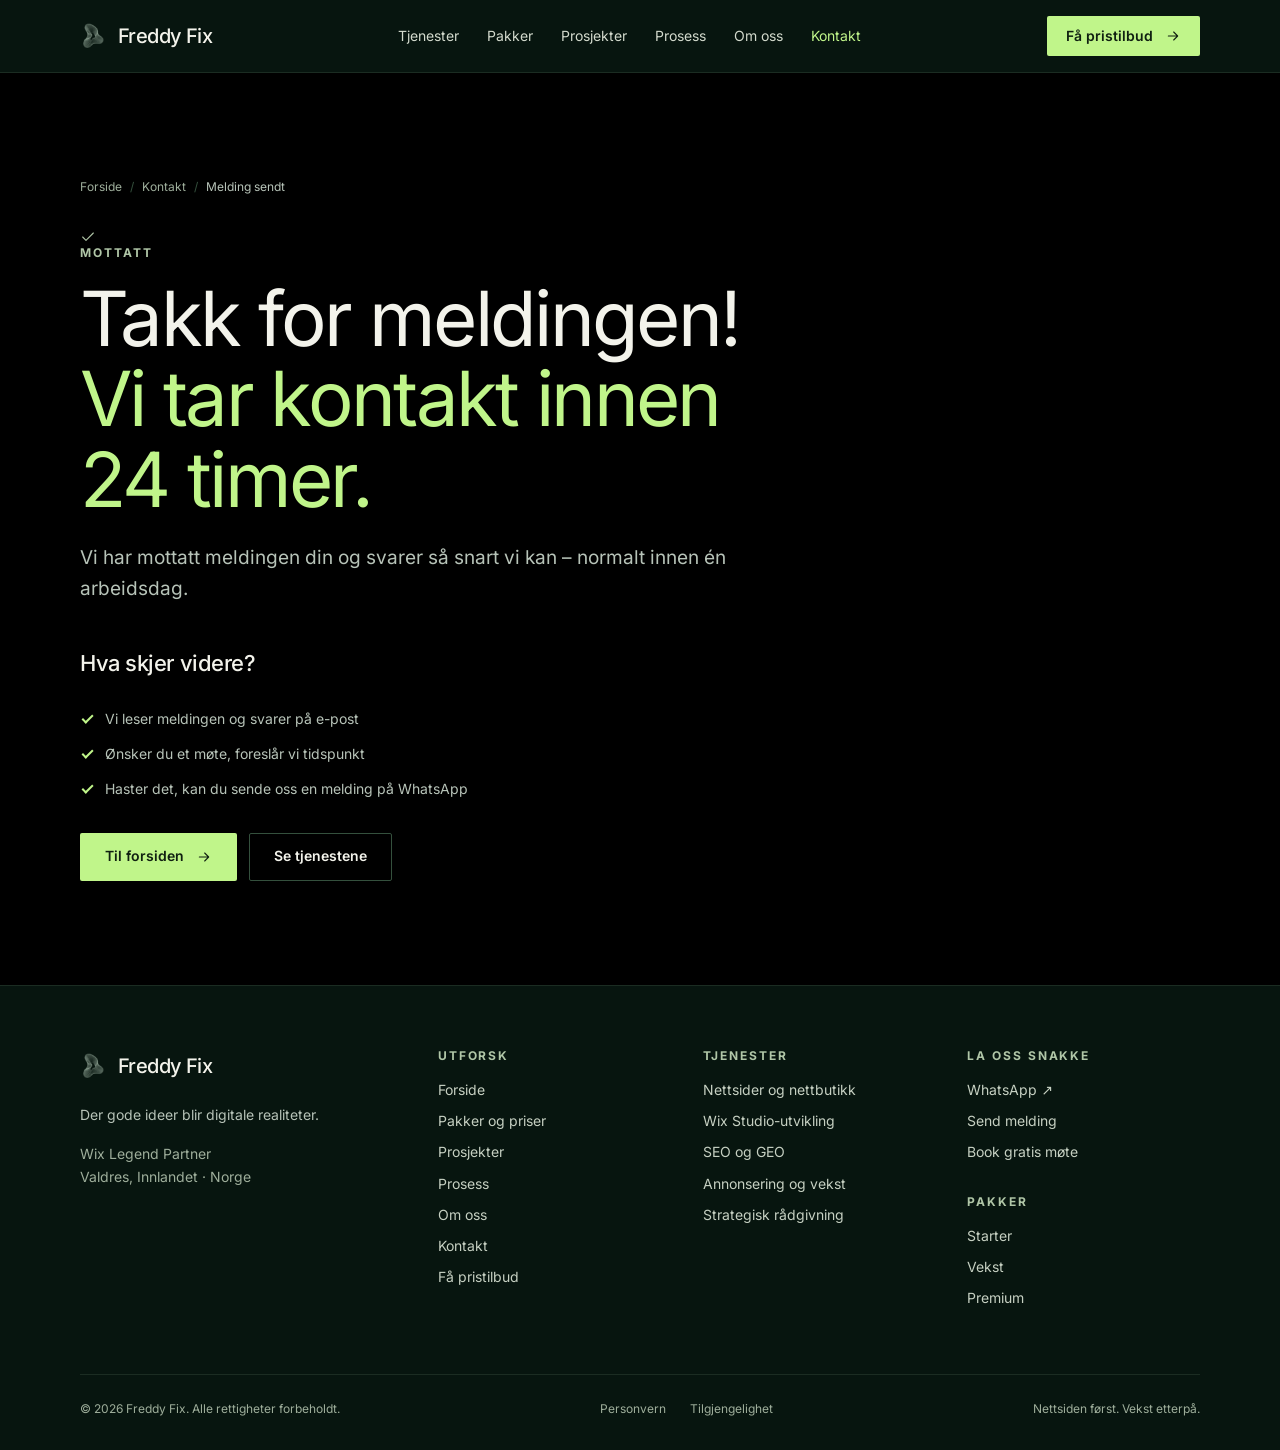
<file: kontakt/takk/index.html>
<!doctype html>
<html lang="no">
<head>
<meta charset="utf-8">
<meta name="viewport" content="width=device-width, initial-scale=1">
<title>Melding sendt | Freddy Fix</title>
<meta name="description" content="Takk for henvendelsen til Freddy Fix. Vi svarer innen 24 timer.">
<meta name="robots" content="noindex, follow">
<link rel="canonical" href="https://freddy632.github.io/freddyfix-site/kontakt/takk/">
<meta name="theme-color" content="#07150f">
<meta name="color-scheme" content="dark">
<meta property="og:type" content="website">
<meta property="og:locale" content="nb_NO">
<meta property="og:site_name" content="Freddy Fix">
<meta property="og:title" content="Melding sendt | Freddy Fix">
<meta property="og:description" content="Takk for henvendelsen til Freddy Fix. Vi svarer innen 24 timer.">
<meta property="og:url" content="https://freddy632.github.io/freddyfix-site/kontakt/takk/">
<meta property="og:image" content="https://freddy632.github.io/freddyfix-site/assets/img/og-image.jpg">
<meta property="og:image:width" content="1200">
<meta property="og:image:height" content="630">
<meta property="og:image:alt" content="Freddy Fix – Nettsiden først. Vekst etterpå.">
<meta name="twitter:card" content="summary_large_image">
<link rel="icon" href="../../assets/img/favicon.png" type="image/png">
<link rel="apple-touch-icon" href="../../assets/img/apple-touch-icon.png">
<link rel="preload" href="../../assets/fonts/inter-latin.woff2" as="font" type="font/woff2" crossorigin>
<link rel="stylesheet" href="../../assets/css/main.css?v=033ad8c9">

<script type="application/ld+json">{"@context":"https://schema.org","@graph":[{"@type":["Organization","ProfessionalService"],"@id":"https://freddy632.github.io/freddyfix-site/#organisasjon","name":"Freddy Fix","url":"https://freddy632.github.io/freddyfix-site/","logo":"https://freddy632.github.io/freddyfix-site/assets/img/logo.jpg","image":"https://freddy632.github.io/freddyfix-site/assets/img/og-image.jpg","slogan":"Nettsiden først. Vekst etterpå.","description":"Freddy Fix er et norsk web- og markedsføringsbyrå i Valdres som lager komplette nettsider i Wix Studio – og hjelper deg videre med SEO, annonsering og vekst.","address":{"@type":"PostalAddress","addressRegion":"Innlandet","addressLocality":"Valdres","addressCountry":"NO"},"areaServed":{"@type":"Country","name":"Norge"},"knowsLanguage":"nb","openingHoursSpecification":{"@type":"OpeningHoursSpecification","dayOfWeek":["Monday","Tuesday","Wednesday","Thursday","Friday"],"opens":"08:00","closes":"17:00"},"knowsAbout":["Wix Studio","Nettsideutvikling","Nettbutikk","Søkemotoroptimalisering","Digital annonsering","Digital strategi"],"award":"Wix Legend Partner (siden 2022)"},{"@type":"BreadcrumbList","itemListElement":[{"@type":"ListItem","position":1,"name":"Forside","item":"https://freddy632.github.io/freddyfix-site/"},{"@type":"ListItem","position":2,"name":"Kontakt","item":"https://freddy632.github.io/freddyfix-site/kontakt/"},{"@type":"ListItem","position":3,"name":"Melding sendt","item":"https://freddy632.github.io/freddyfix-site/kontakt/takk/"}]}]}</script>
</head>
<body data-api-base="https://freddyfix.wixstudio.com/ny-freddy-fix/_functions" data-root="../../" data-page="takk-kontakt">
<a class="skip-link" href="#hovedinnhold">Hopp til hovedinnhold</a>
<header class="site-header" data-header>
  <div class="container site-header__inner">
    <a class="brand" href="../../" aria-label="Freddy Fix – til forsiden">
      <img src="../../assets/img/mark.png" width="26" height="30" alt="">
      <span>Freddy Fix</span>
    </a>
    <button class="nav-toggle" type="button" aria-expanded="false" aria-controls="hovedmeny" data-nav-toggle>
      <span class="nav-toggle__bars"></span><span class="sr-only">Meny</span>
    </button>
    <nav class="nav" id="hovedmeny" aria-label="Hovedmeny">
      <ul class="nav__list" role="list"><li><a class="nav__link" href="../../tjenester/">Tjenester</a></li><li><a class="nav__link" href="../../pakker/">Pakker</a></li><li><a class="nav__link" href="../../referanser/">Prosjekter</a></li><li><a class="nav__link" href="../../prosess/">Prosess</a></li><li><a class="nav__link" href="../../om-oss/">Om oss</a></li><li><a class="nav__link" href="../../kontakt/" aria-current="page">Kontakt</a></li></ul>
      <a class="btn btn--primary btn--block nav__cta" href="../../pristilbud/">Få pristilbud<svg class="" width="24" height="24" viewBox="0 0 24 24" fill="none" stroke="currentColor" stroke-width="1.6" stroke-linecap="round" stroke-linejoin="round" aria-hidden="true" focusable="false"><path d="M5 12h14M13 6l6 6-6 6"/></svg></a>
    </nav>
    <a class="btn btn--primary btn--sm" href="../../pristilbud/">Få pristilbud<svg class="" width="24" height="24" viewBox="0 0 24 24" fill="none" stroke="currentColor" stroke-width="1.6" stroke-linecap="round" stroke-linejoin="round" aria-hidden="true" focusable="false"><path d="M5 12h14M13 6l6 6-6 6"/></svg></a>
  </div>
</header>
<main id="hovedinnhold" tabindex="-1">

<section class="section" aria-labelledby="sidetittel">
  <div class="container">
    <nav class="breadcrumbs" aria-label="Brødsmulesti"><ol><li><a href="../../">Forside</a></li><li><a href="../../kontakt/">Kontakt</a></li><li><span aria-current="page">Melding sendt</span></li></ol></nav>
    <div class="thanks">
      <p class="eyebrow"><svg class="" width="16" height="16" viewBox="0 0 24 24" fill="none" stroke="currentColor" stroke-width="1.6" stroke-linecap="round" stroke-linejoin="round" aria-hidden="true" focusable="false"><path d="M20 6 9 17l-5-5"/></svg> Mottatt</p>
      <h1 id="sidetittel"><span class="line">Takk for meldingen!</span><span class="line accent">Vi tar kontakt innen 24 timer.</span></h1>
      <p class="lead" style="margin-top:var(--space-5)">Vi har mottatt meldingen din og svarer så snart vi kan – normalt innen én arbeidsdag.</p>
      <p class="small muted" data-ref hidden style="margin-top:var(--space-3)">Referanse: <span data-ref-id></span></p>
      <div class="alert" data-degraded hidden style="margin-top:var(--space-5)">Henvendelsen er lagret hos oss. Det automatiske varselet ble forsinket, men vi følger den opp manuelt.</div>
      <h2 class="h3" style="margin-top:var(--space-7)">Hva skjer videre?</h2>
      <ul class="checks " role="list"><li>Vi leser meldingen og svarer på e-post</li><li>Ønsker du et møte, foreslår vi tidspunkt</li><li>Haster det, kan du sende oss en melding på WhatsApp</li></ul>
      <div class="btn-row">
        <a class="btn btn--primary" href="../../">Til forsiden<svg class="" width="24" height="24" viewBox="0 0 24 24" fill="none" stroke="currentColor" stroke-width="1.6" stroke-linecap="round" stroke-linejoin="round" aria-hidden="true" focusable="false"><path d="M5 12h14M13 6l6 6-6 6"/></svg></a>
        <a class="btn btn--outline" href="../../tjenester/">Se tjenestene</a>
      </div>
    </div>
  </div>
</section>
</main>
<footer class="site-footer">
  <div class="container">
    <div class="footer-grid">
      <div class="footer-brand">
        <a class="brand" href="../../" aria-label="Freddy Fix – til forsiden"><img src="../../assets/img/mark.png" width="26" height="30" alt="" loading="lazy"><span>Freddy Fix</span></a>
        <p>Der gode ideer blir digitale realiteter.</p>
        <p class="muted">Wix Legend Partner<br>Valdres, Innlandet · Norge</p>
      </div>
      <nav class="footer-col" aria-labelledby="ft-utforsk"><h2 id="ft-utforsk">Utforsk</h2><ul role="list"><li><a href="../../">Forside</a></li><li><a href="../../pakker/">Pakker og priser</a></li><li><a href="../../referanser/">Prosjekter</a></li><li><a href="../../prosess/">Prosess</a></li><li><a href="../../om-oss/">Om oss</a></li><li><a href="../../kontakt/">Kontakt</a></li><li><a href="../../pristilbud/">Få pristilbud</a></li></ul></nav>
      <nav class="footer-col" aria-labelledby="ft-tjenester"><h2 id="ft-tjenester">Tjenester</h2><ul role="list"><li><a href="../../tjenester/#nettside-design">Nettsider og nettbutikk</a></li><li><a href="../../tjenester/#wix-studio">Wix Studio-utvikling</a></li><li><a href="../../tjenester/#seo-geo">SEO og GEO</a></li><li><a href="../../tjenester/#annonsering">Annonsering og vekst</a></li><li><a href="../../tjenester/#digital-strategi">Strategisk rådgivning</a></li></ul></nav>
      <div class="footer-col"><h2 id="ft-kontakt">La oss snakke</h2><ul role="list" aria-labelledby="ft-kontakt"><li><a href="https://wa.me/4790643906" rel="noopener">WhatsApp ↗</a></li><li><a href="../../kontakt/#skjema">Send melding</a></li><li><a href="../../kontakt/?emne=mote#skjema">Book gratis møte</a></li></ul>
        <h2 class="footer-col__sub" style="margin-top:var(--space-6)">Pakker</h2>
        <ul role="list"><li><a href="../../pakker/#pakke-starter">Starter</a></li><li><a href="../../pakker/#pakke-vekst">Vekst</a></li><li><a href="../../pakker/#pakke-premium">Premium</a></li></ul>
      </div>
    </div>
    <div class="footer-bottom">
      <p>© 2026 Freddy Fix. Alle rettigheter forbeholdt.</p>
      <ul role="list"><li><a href="../../personvern/">Personvern</a></li><li><a href="../../tilgjengelighet/">Tilgjengelighet</a></li></ul>
      <p>Nettsiden først. Vekst etterpå.</p>
    </div>
  </div>
</footer>
<script type="module" src="../../assets/js/main.js?v=033ad8c9"></script>
<script type="module" src="../../assets/js/takk.js?v=033ad8c9"></script>
</body>
</html>
</file>
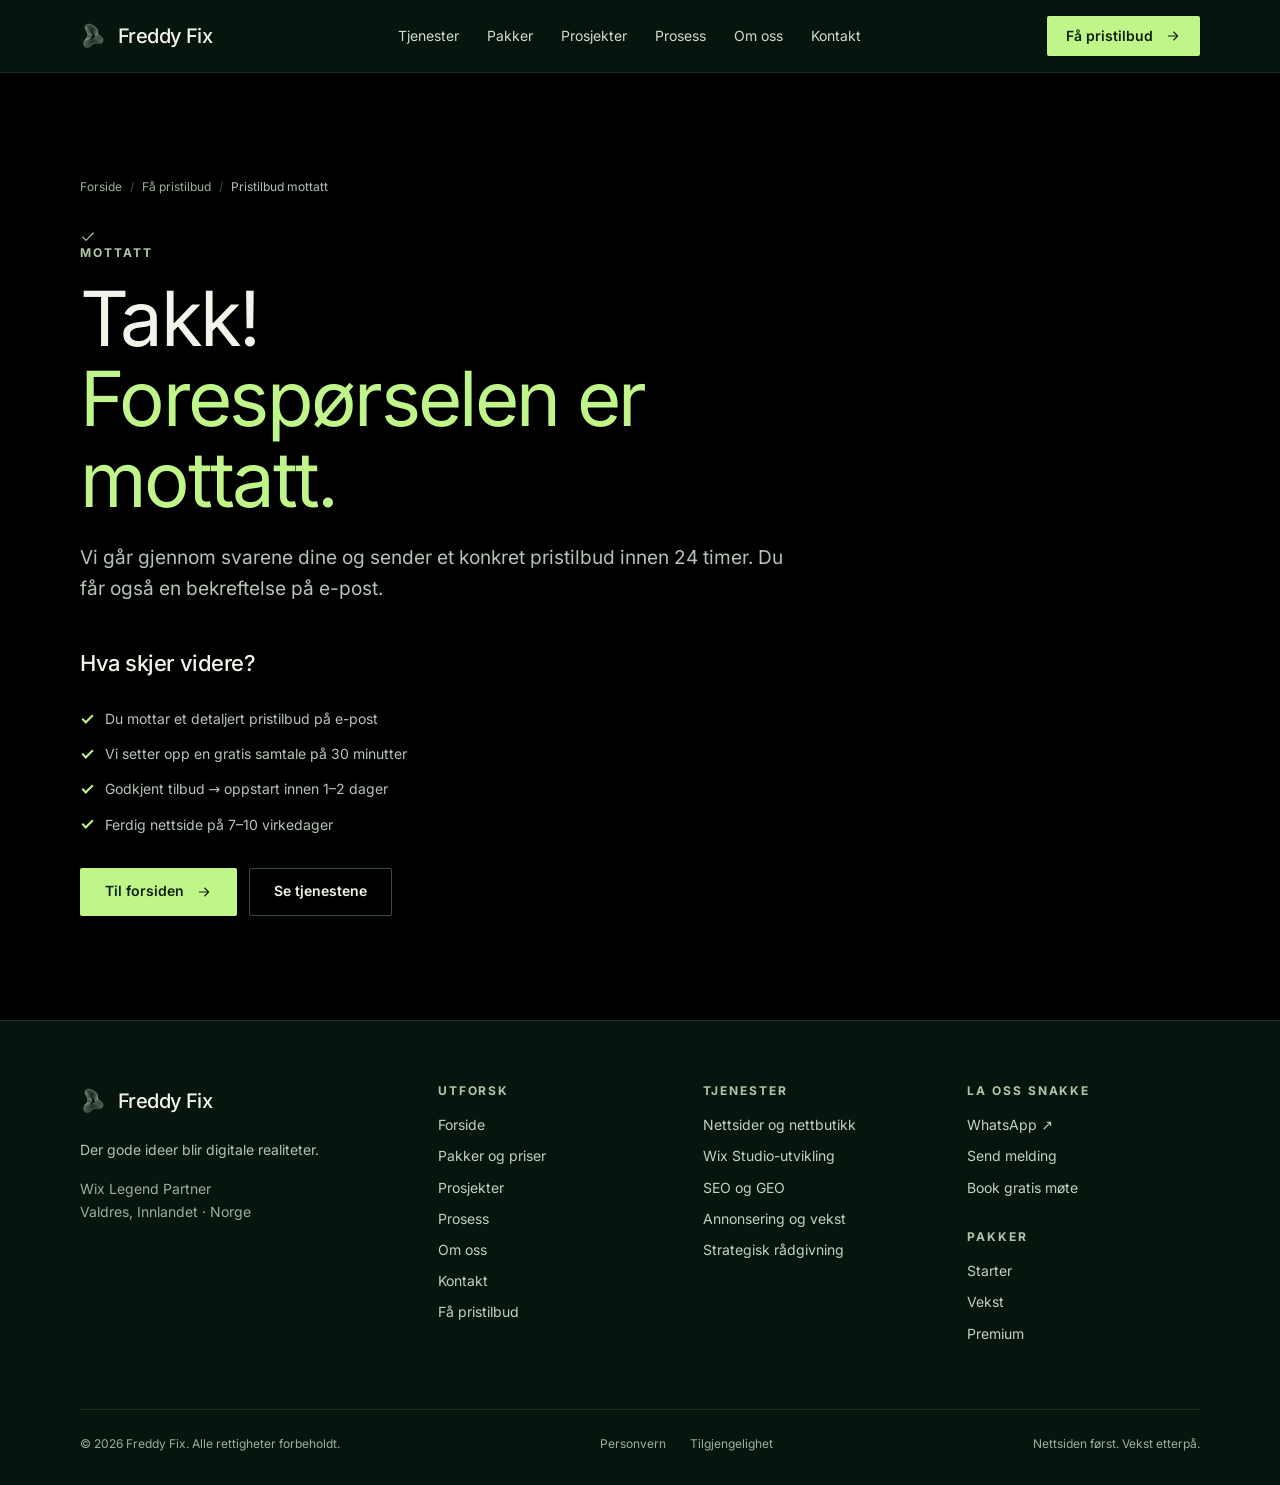
<file: pristilbud/takk/index.html>
<!doctype html>
<html lang="no">
<head>
<meta charset="utf-8">
<meta name="viewport" content="width=device-width, initial-scale=1">
<title>Pristilbud mottatt | Freddy Fix</title>
<meta name="description" content="Takk for henvendelsen til Freddy Fix. Vi svarer innen 24 timer.">
<meta name="robots" content="noindex, follow">
<link rel="canonical" href="https://freddy632.github.io/freddyfix-site/pristilbud/takk/">
<meta name="theme-color" content="#07150f">
<meta name="color-scheme" content="dark">
<meta property="og:type" content="website">
<meta property="og:locale" content="nb_NO">
<meta property="og:site_name" content="Freddy Fix">
<meta property="og:title" content="Pristilbud mottatt | Freddy Fix">
<meta property="og:description" content="Takk for henvendelsen til Freddy Fix. Vi svarer innen 24 timer.">
<meta property="og:url" content="https://freddy632.github.io/freddyfix-site/pristilbud/takk/">
<meta property="og:image" content="https://freddy632.github.io/freddyfix-site/assets/img/og-image.jpg">
<meta property="og:image:width" content="1200">
<meta property="og:image:height" content="630">
<meta property="og:image:alt" content="Freddy Fix – Nettsiden først. Vekst etterpå.">
<meta name="twitter:card" content="summary_large_image">
<link rel="icon" href="../../assets/img/favicon.png" type="image/png">
<link rel="apple-touch-icon" href="../../assets/img/apple-touch-icon.png">
<link rel="preload" href="../../assets/fonts/inter-latin.woff2" as="font" type="font/woff2" crossorigin>
<link rel="stylesheet" href="../../assets/css/main.css?v=033ad8c9">

<script type="application/ld+json">{"@context":"https://schema.org","@graph":[{"@type":["Organization","ProfessionalService"],"@id":"https://freddy632.github.io/freddyfix-site/#organisasjon","name":"Freddy Fix","url":"https://freddy632.github.io/freddyfix-site/","logo":"https://freddy632.github.io/freddyfix-site/assets/img/logo.jpg","image":"https://freddy632.github.io/freddyfix-site/assets/img/og-image.jpg","slogan":"Nettsiden først. Vekst etterpå.","description":"Freddy Fix er et norsk web- og markedsføringsbyrå i Valdres som lager komplette nettsider i Wix Studio – og hjelper deg videre med SEO, annonsering og vekst.","address":{"@type":"PostalAddress","addressRegion":"Innlandet","addressLocality":"Valdres","addressCountry":"NO"},"areaServed":{"@type":"Country","name":"Norge"},"knowsLanguage":"nb","openingHoursSpecification":{"@type":"OpeningHoursSpecification","dayOfWeek":["Monday","Tuesday","Wednesday","Thursday","Friday"],"opens":"08:00","closes":"17:00"},"knowsAbout":["Wix Studio","Nettsideutvikling","Nettbutikk","Søkemotoroptimalisering","Digital annonsering","Digital strategi"],"award":"Wix Legend Partner (siden 2022)"},{"@type":"BreadcrumbList","itemListElement":[{"@type":"ListItem","position":1,"name":"Forside","item":"https://freddy632.github.io/freddyfix-site/"},{"@type":"ListItem","position":2,"name":"Få pristilbud","item":"https://freddy632.github.io/freddyfix-site/pristilbud/"},{"@type":"ListItem","position":3,"name":"Pristilbud mottatt","item":"https://freddy632.github.io/freddyfix-site/pristilbud/takk/"}]}]}</script>
</head>
<body data-api-base="https://freddyfix.wixstudio.com/ny-freddy-fix/_functions" data-root="../../" data-page="takk-pristilbud">
<a class="skip-link" href="#hovedinnhold">Hopp til hovedinnhold</a>
<header class="site-header" data-header>
  <div class="container site-header__inner">
    <a class="brand" href="../../" aria-label="Freddy Fix – til forsiden">
      <img src="../../assets/img/mark.png" width="26" height="30" alt="">
      <span>Freddy Fix</span>
    </a>
    <button class="nav-toggle" type="button" aria-expanded="false" aria-controls="hovedmeny" data-nav-toggle>
      <span class="nav-toggle__bars"></span><span class="sr-only">Meny</span>
    </button>
    <nav class="nav" id="hovedmeny" aria-label="Hovedmeny">
      <ul class="nav__list" role="list"><li><a class="nav__link" href="../../tjenester/">Tjenester</a></li><li><a class="nav__link" href="../../pakker/">Pakker</a></li><li><a class="nav__link" href="../../referanser/">Prosjekter</a></li><li><a class="nav__link" href="../../prosess/">Prosess</a></li><li><a class="nav__link" href="../../om-oss/">Om oss</a></li><li><a class="nav__link" href="../../kontakt/">Kontakt</a></li></ul>
      <a class="btn btn--primary btn--block nav__cta" href="../../pristilbud/" aria-current="page">Få pristilbud<svg class="" width="24" height="24" viewBox="0 0 24 24" fill="none" stroke="currentColor" stroke-width="1.6" stroke-linecap="round" stroke-linejoin="round" aria-hidden="true" focusable="false"><path d="M5 12h14M13 6l6 6-6 6"/></svg></a>
    </nav>
    <a class="btn btn--primary btn--sm" href="../../pristilbud/" aria-current="page">Få pristilbud<svg class="" width="24" height="24" viewBox="0 0 24 24" fill="none" stroke="currentColor" stroke-width="1.6" stroke-linecap="round" stroke-linejoin="round" aria-hidden="true" focusable="false"><path d="M5 12h14M13 6l6 6-6 6"/></svg></a>
  </div>
</header>
<main id="hovedinnhold" tabindex="-1">

<section class="section" aria-labelledby="sidetittel">
  <div class="container">
    <nav class="breadcrumbs" aria-label="Brødsmulesti"><ol><li><a href="../../">Forside</a></li><li><a href="../../pristilbud/">Få pristilbud</a></li><li><span aria-current="page">Pristilbud mottatt</span></li></ol></nav>
    <div class="thanks">
      <p class="eyebrow"><svg class="" width="16" height="16" viewBox="0 0 24 24" fill="none" stroke="currentColor" stroke-width="1.6" stroke-linecap="round" stroke-linejoin="round" aria-hidden="true" focusable="false"><path d="M20 6 9 17l-5-5"/></svg> Mottatt</p>
      <h1 id="sidetittel"><span class="line">Takk!</span><span class="line accent">Forespørselen er mottatt.</span></h1>
      <p class="lead" style="margin-top:var(--space-5)">Vi går gjennom svarene dine og sender et konkret pristilbud innen 24 timer. Du får også en bekreftelse på e-post.</p>
      <p class="small muted" data-ref hidden style="margin-top:var(--space-3)">Referanse: <span data-ref-id></span></p>
      <div class="alert" data-degraded hidden style="margin-top:var(--space-5)">Henvendelsen er lagret hos oss. Det automatiske varselet ble forsinket, men vi følger den opp manuelt.</div>
      <h2 class="h3" style="margin-top:var(--space-7)">Hva skjer videre?</h2>
      <ul class="checks " role="list"><li>Du mottar et detaljert pristilbud på e-post</li><li>Vi setter opp en gratis samtale på 30 minutter</li><li>Godkjent tilbud → oppstart innen 1–2 dager</li><li>Ferdig nettside på 7–10 virkedager</li></ul>
      <div class="btn-row">
        <a class="btn btn--primary" href="../../">Til forsiden<svg class="" width="24" height="24" viewBox="0 0 24 24" fill="none" stroke="currentColor" stroke-width="1.6" stroke-linecap="round" stroke-linejoin="round" aria-hidden="true" focusable="false"><path d="M5 12h14M13 6l6 6-6 6"/></svg></a>
        <a class="btn btn--outline" href="../../tjenester/">Se tjenestene</a>
      </div>
    </div>
  </div>
</section>
</main>
<footer class="site-footer">
  <div class="container">
    <div class="footer-grid">
      <div class="footer-brand">
        <a class="brand" href="../../" aria-label="Freddy Fix – til forsiden"><img src="../../assets/img/mark.png" width="26" height="30" alt="" loading="lazy"><span>Freddy Fix</span></a>
        <p>Der gode ideer blir digitale realiteter.</p>
        <p class="muted">Wix Legend Partner<br>Valdres, Innlandet · Norge</p>
      </div>
      <nav class="footer-col" aria-labelledby="ft-utforsk"><h2 id="ft-utforsk">Utforsk</h2><ul role="list"><li><a href="../../">Forside</a></li><li><a href="../../pakker/">Pakker og priser</a></li><li><a href="../../referanser/">Prosjekter</a></li><li><a href="../../prosess/">Prosess</a></li><li><a href="../../om-oss/">Om oss</a></li><li><a href="../../kontakt/">Kontakt</a></li><li><a href="../../pristilbud/">Få pristilbud</a></li></ul></nav>
      <nav class="footer-col" aria-labelledby="ft-tjenester"><h2 id="ft-tjenester">Tjenester</h2><ul role="list"><li><a href="../../tjenester/#nettside-design">Nettsider og nettbutikk</a></li><li><a href="../../tjenester/#wix-studio">Wix Studio-utvikling</a></li><li><a href="../../tjenester/#seo-geo">SEO og GEO</a></li><li><a href="../../tjenester/#annonsering">Annonsering og vekst</a></li><li><a href="../../tjenester/#digital-strategi">Strategisk rådgivning</a></li></ul></nav>
      <div class="footer-col"><h2 id="ft-kontakt">La oss snakke</h2><ul role="list" aria-labelledby="ft-kontakt"><li><a href="https://wa.me/4790643906" rel="noopener">WhatsApp ↗</a></li><li><a href="../../kontakt/#skjema">Send melding</a></li><li><a href="../../kontakt/?emne=mote#skjema">Book gratis møte</a></li></ul>
        <h2 class="footer-col__sub" style="margin-top:var(--space-6)">Pakker</h2>
        <ul role="list"><li><a href="../../pakker/#pakke-starter">Starter</a></li><li><a href="../../pakker/#pakke-vekst">Vekst</a></li><li><a href="../../pakker/#pakke-premium">Premium</a></li></ul>
      </div>
    </div>
    <div class="footer-bottom">
      <p>© 2026 Freddy Fix. Alle rettigheter forbeholdt.</p>
      <ul role="list"><li><a href="../../personvern/">Personvern</a></li><li><a href="../../tilgjengelighet/">Tilgjengelighet</a></li></ul>
      <p>Nettsiden først. Vekst etterpå.</p>
    </div>
  </div>
</footer>
<script type="module" src="../../assets/js/main.js?v=033ad8c9"></script>
<script type="module" src="../../assets/js/takk.js?v=033ad8c9"></script>
</body>
</html>
</file>
<file: assets/css/main.css>
/* ==========================================================================
   Freddy Fix – designsystem
   Visuell kilde: freddyfix.wixstudio.com/ny-freddy-fix (Wix Studio-referansen)
   Endring fra referansen: ingen store avrundede kort. Rette hjørner,
   hårfine linjer, luft og typografi bærer hierarkiet.

   Struktur:
     1. Tokens        5. Seksjoner og grids
     2. Reset/base    6. Komponenter (knapper, lister, tabell, FAQ, skjema)
     3. Typografi     7. Sidespesifikt (hero, pakker, pristilbud)
     4. Layout        8. Hjelpere, bevegelse, utskrift
   Breakpoints (samme som Wix Studio): desktop ≥1025, nettbrett 768–1024, mobil ≤767
   ========================================================================== */

/* 1. TOKENS ---------------------------------------------------------------- */
@font-face {
  font-family: 'Inter';
  font-style: normal;
  font-weight: 400 700;
  font-display: swap;
  src: url('../fonts/inter-latin.woff2') format('woff2');
  unicode-range: U+0000-00FF, U+0131, U+0152-0153, U+02BB-02BC, U+02C6, U+02DA, U+02DC, U+2000-206F, U+20AC, U+2122, U+2191, U+2193, U+2212, U+2215;
}

:root {
  /* Farger (målt fra Wix-referansen) */
  --c-bg: #000000;           /* hovedbakgrunn */
  --c-surface: #07150f;      /* header, footer, CTA-felt */
  --c-band: #0a1912;         /* fremhevet seksjon («Riktige tiltak») */
  --c-panel: #10221a;        /* panel i fremhevet seksjon */
  --c-cell: #040a07;         /* celler i grid */
  --c-line: #1b2c22;         /* hårfine linjer */
  --c-line-strong: #34503d;  /* tydeligere linjer, outline-knapper */
  --c-text: #f3f3eb;         /* overskrifter og primærtekst */
  --c-text-2: #b7c3b8;       /* brødtekst */
  --c-text-3: #9eae9b;       /* sekundær/hjelpetekst */
  --c-eyebrow: #b0c6a7;      /* små etiketter */
  --c-accent: #c0f58a;       /* lime aksent */
  --c-accent-hover: #d5fbaf;
  --c-on-accent: #102011;    /* tekst på aksent */
  --c-error: #ff8f8f;
  --c-error-bg: #2a0f0f;
  --c-success: #c0f58a;
  --c-wa: #25d366;

  /* Typografi */
  --font: 'Inter', system-ui, -apple-system, 'Segoe UI', Roboto, Arial, sans-serif;
  --fs-xs: 0.75rem;     /* 12 */
  --fs-sm: 0.875rem;    /* 14 */
  --fs-base: 1.0625rem; /* 17 */
  --fs-lg: 1.1875rem;   /* 19 */
  --fs-h4: 1.0625rem;
  --fs-h3: clamp(1.1875rem, 1.05rem + 0.4vw, 1.375rem);
  --fs-h2: clamp(2rem, 1.25rem + 2.6vw, 3.25rem);
  --fs-h1: clamp(2.625rem, 1.4rem + 4.4vw, 4.75rem);
  --fs-display: clamp(2.25rem, 1.5rem + 2.6vw, 3.5rem);
  --lh-tight: 1.06;
  --lh-snug: 1.3;
  --lh-body: 1.65;
  --ls-heading: -0.045em;
  --ls-eyebrow: 0.16em;

  /* Rom og mål */
  --space-1: 0.25rem;
  --space-2: 0.5rem;
  --space-3: 0.75rem;
  --space-4: 1rem;
  --space-5: 1.5rem;
  --space-6: 2rem;
  --space-7: 3rem;
  --space-8: 4rem;
  --space-9: 6rem;
  --section-y: clamp(4rem, 2.5rem + 5vw, 7.5rem);
  --gutter: clamp(1.25rem, 0.5rem + 3vw, 2.5rem);
  --container: 1120px;
  --container-narrow: 760px;
  --header-h: 72px;
  --radius: 2px;        /* «tilnærmet rette» hjørner – brukes overalt */
  --focus: 0 0 0 3px var(--c-bg), 0 0 0 5px var(--c-accent);
  --ease: cubic-bezier(0.2, 0.7, 0.2, 1);
}

/* 2. RESET / BASE ------------------------------------------------------------ */
*, *::before, *::after { box-sizing: border-box; }
* { margin: 0; }
html {
  -webkit-text-size-adjust: 100%;
  text-size-adjust: 100%;
  scroll-padding-top: calc(var(--header-h) + 1rem);
  background: var(--c-bg);
}
body {
  min-height: 100vh;
  display: flex;
  flex-direction: column;
  font-family: var(--font);
  font-size: var(--fs-base);
  line-height: var(--lh-body);
  color: var(--c-text-2);
  background: var(--c-bg);
  -webkit-font-smoothing: antialiased;
  overflow-wrap: break-word;
}
main { flex: 1 0 auto; }
img, svg, video { display: block; max-width: 100%; height: auto; }
input, select, textarea, button { font: inherit; color: inherit; }
button { cursor: pointer; }
a { color: inherit; text-decoration: none; }
/* Lenker i løpende tekst. Navigasjon, knapper og flater har egne stiler. */
p a:not(.btn), .prose li a, dd a, .link {
  color: var(--c-accent);
  text-decoration: underline;
  text-decoration-thickness: 1px;
  text-underline-offset: 3px;
}
p a:not(.btn):hover, .prose li a:hover, .link:hover { color: var(--c-accent-hover); }
ul[role='list'], ol[role='list'] { list-style: none; padding: 0; }
:focus-visible { outline: none; box-shadow: var(--focus); border-radius: var(--radius); }
::selection { background: var(--c-accent); color: var(--c-on-accent); }
[hidden] { display: none !important; }
.sr-only {
  position: absolute !important;
  width: 1px; height: 1px;
  padding: 0; margin: -1px;
  overflow: hidden; clip: rect(0 0 0 0);
  white-space: nowrap; border: 0;
}

/* 3. TYPOGRAFI ------------------------------------------------------------- */
h1, h2, h3, h4, h5, h6 { color: var(--c-text); font-weight: 700; line-height: var(--lh-snug); }
.h1, h1 {
  font-size: var(--fs-h1);
  font-weight: 400;
  line-height: var(--lh-tight);
  letter-spacing: -0.035em;
}
.h2, h2 {
  font-size: var(--fs-h2);
  line-height: var(--lh-tight);
  letter-spacing: var(--ls-heading);
}
.h3, h3 { font-size: var(--fs-h3); font-weight: 500; letter-spacing: -0.02em; }
.h4, h4 { font-size: var(--fs-h4); font-weight: 600; letter-spacing: -0.01em; }
.accent { color: var(--c-accent); }
.line { display: block; }
h2.eyebrow, h3.eyebrow, .eyebrow {
  display: block;
  margin-bottom: var(--space-4);
  font-size: var(--fs-xs);
  font-weight: 700;
  line-height: 1.4;
  letter-spacing: var(--ls-eyebrow);
  text-transform: uppercase;
  color: var(--c-eyebrow);
}
.lead { font-size: var(--fs-lg); line-height: 1.6; color: var(--c-text-2); max-width: 38em; }
.muted { color: var(--c-text-3); }
.small { font-size: var(--fs-sm); }
.xs { font-size: var(--fs-xs); }
.prose > * + * { margin-top: var(--space-4); }
.prose h2 { font-size: var(--fs-display); margin-top: var(--space-7); }
.prose h3 { margin-top: var(--space-6); }
.prose ul { padding-left: 1.2em; }
.prose li + li { margin-top: var(--space-2); }

/* 4. LAYOUT ---------------------------------------------------------------- */
.container {
  width: 100%;
  max-width: calc(var(--container) + 2 * var(--gutter));
  margin-inline: auto;
  padding-inline: var(--gutter);
}
.container--narrow { max-width: calc(var(--container-narrow) + 2 * var(--gutter)); }

.skip-link {
  position: absolute;
  left: var(--space-4);
  top: -100px;
  z-index: 200;
  padding: var(--space-3) var(--space-5);
  background: var(--c-accent);
  color: var(--c-on-accent);
  font-weight: 700;
  border-radius: var(--radius);
}
.skip-link:focus { top: var(--space-4); }

/* Header */
.site-header {
  position: sticky;
  top: 0;
  z-index: 100;
  background: var(--c-surface);
  border-bottom: 1px solid var(--c-line);
}
.site-header__inner {
  display: flex;
  align-items: center;
  gap: var(--space-6);
  height: var(--header-h);
}
.brand {
  display: inline-flex;
  align-items: center;
  gap: var(--space-3);
  flex-shrink: 0;
  color: var(--c-text);
  font-size: 1.25rem;
  font-weight: 500;
  letter-spacing: -0.03em;
}
.brand img { width: 26px; height: 30px; }
.nav { margin-inline: auto; }
.nav__list { display: flex; gap: var(--space-1); }
.nav__link {
  display: block;
  padding: var(--space-2) var(--space-3);
  font-size: var(--fs-sm);
  color: #d3dacd;
  border-radius: var(--radius);
  transition: color 0.2s;
}
.nav__link:hover { color: var(--c-accent); }
.nav__link[aria-current='page'] { color: var(--c-accent); }
.site-header .btn { flex-shrink: 0; }
.nav-toggle {
  display: none;
  align-items: center;
  justify-content: center;
  width: 44px;
  height: 44px;
  margin-left: auto;
  padding: 0;
  background: transparent;
  border: 1px solid var(--c-line-strong);
  border-radius: var(--radius);
}
.nav-toggle__bars, .nav-toggle__bars::before, .nav-toggle__bars::after {
  display: block;
  width: 20px;
  height: 2px;
  background: var(--c-text);
  transition: transform 0.2s var(--ease), opacity 0.2s;
}
.nav-toggle__bars { position: relative; }
.nav-toggle__bars::before, .nav-toggle__bars::after { content: ''; position: absolute; left: 0; }
.nav-toggle__bars::before { top: -6px; }
.nav-toggle__bars::after { top: 6px; }
.nav-toggle[aria-expanded='true'] .nav-toggle__bars { background: transparent; }
.nav-toggle[aria-expanded='true'] .nav-toggle__bars::before { transform: translateY(6px) rotate(45deg); }
.nav-toggle[aria-expanded='true'] .nav-toggle__bars::after { transform: translateY(-6px) rotate(-45deg); }

/* Footer */
.site-footer {
  margin-top: auto;
  background: var(--c-surface);
  border-top: 1px solid var(--c-line);
  padding-block: var(--space-8) var(--space-6);
  font-size: var(--fs-sm);
}
.footer-grid {
  display: grid;
  grid-template-columns: 1.4fr 1fr 1fr 1fr;
  gap: var(--space-7) var(--space-6);
}
.footer-brand p { margin-top: var(--space-4); max-width: 18em; }
.footer-col h2 {
  margin-bottom: var(--space-4);
  font-size: var(--fs-xs);
  font-weight: 700;
  letter-spacing: var(--ls-eyebrow);
  text-transform: uppercase;
  color: var(--c-eyebrow);
}
.footer-col li + li { margin-top: var(--space-2); }
.footer-col a { color: #c6d0c2; transition: color 0.2s; }
.footer-col a:hover { color: var(--c-accent); }
.footer-bottom {
  display: flex;
  flex-wrap: wrap;
  justify-content: space-between;
  gap: var(--space-4);
  margin-top: var(--space-8);
  padding-top: var(--space-5);
  border-top: 1px solid var(--c-line);
  font-size: var(--fs-xs);
  color: var(--c-text-3);
}
.footer-bottom ul { display: flex; gap: var(--space-5); }
.footer-bottom a:hover { color: var(--c-accent); }

/* 5. SEKSJONER OG GRIDS ---------------------------------------------------- */
.section { padding-block: var(--section-y); }
.section--surface { background: var(--c-surface); }
.section--band { background: var(--c-band); }
.section--rule { border-top: 1px solid var(--c-line); }
.section-head {
  display: grid;
  grid-template-columns: minmax(0, 1.6fr) minmax(0, 1fr);
  align-items: end;
  gap: var(--space-5) var(--space-8);
  margin-bottom: var(--space-8);
}
.section-head--stack { grid-template-columns: minmax(0, 1fr); max-width: 46rem; }
.section-head p { color: var(--c-text-2); }

.split {
  display: grid;
  grid-template-columns: repeat(2, minmax(0, 1fr));
  gap: var(--space-8);
  align-items: center;
}
.split--top { align-items: start; }

/* Grid med hårfine skillelinjer i stedet for separate kort */
.cells {
  display: grid;
  grid-template-columns: repeat(var(--cols, 3), minmax(0, 1fr));
  gap: 1px;
  background: var(--c-line);
  border: 1px solid var(--c-line);
}
.cells--2 { --cols: 2; }
.cells--4 { --cols: 4; }
.cell {
  display: flex;
  flex-direction: column;
  gap: var(--space-3);
  padding: var(--space-6);
  background: var(--c-bg);
}
.section--surface .cell { background: var(--c-surface); }
.cell__icon { width: 28px; height: 28px; margin-bottom: var(--space-3); color: var(--c-accent); }
.cell p { font-size: var(--fs-sm); line-height: 1.7; }
.cell .more {
  margin-top: auto;
  padding-top: var(--space-3);
  display: inline-flex;
  align-items: center;
  gap: var(--space-2);
  font-size: var(--fs-sm);
  font-weight: 600;
  color: var(--c-accent);
}
a.cell { transition: background-color 0.2s; }
a.cell:hover { background: var(--c-cell); }
a.cell:hover .more svg { transform: translateX(3px); }
.more svg { transition: transform 0.2s var(--ease); }

/* Rad-liste (tjenester, verdier) */
.rows { border-top: 1px solid var(--c-line); }
.row {
  display: grid;
  grid-template-columns: minmax(0, 1fr) minmax(0, 1.4fr);
  gap: var(--space-5) var(--space-8);
  padding-block: var(--space-8);
  border-bottom: 1px solid var(--c-line);
}
.row__head .eyebrow { margin-bottom: var(--space-3); }
.row__head h2 { font-size: var(--fs-display); }
.row__body > * + * { margin-top: var(--space-5); }

/* 6. KOMPONENTER ------------------------------------------------------------ */
/* Knapper */
.btn {
  display: inline-flex;
  align-items: center;
  justify-content: center;
  gap: var(--space-3);
  min-height: 48px;
  padding: 0.75rem 1.5rem;
  font-size: var(--fs-sm);
  font-weight: 600;
  line-height: 1.2;
  text-align: center;
  border: 1px solid transparent;
  border-radius: var(--radius);
  transition: background-color 0.2s, border-color 0.2s, color 0.2s;
}
.btn svg { width: 16px; height: 16px; flex-shrink: 0; transition: transform 0.2s var(--ease); }
.btn--primary { background: var(--c-accent); color: var(--c-on-accent); }
.btn--primary:hover { background: var(--c-accent-hover); }
.btn--primary:hover svg { transform: translateX(3px); }
.btn--outline { border-color: var(--c-line-strong); color: var(--c-text); background: transparent; }
.btn--outline:hover { border-color: var(--c-accent); color: var(--c-accent); }
.btn--ghost { padding-inline: 0; color: var(--c-text-2); background: none; border: 0; }
.btn--ghost:hover { color: var(--c-accent); }
.btn--sm { min-height: 40px; padding: 0.5rem 1.125rem; }
.btn--block { width: 100%; }
.btn[disabled], .btn[aria-disabled='true'] { opacity: 0.6; cursor: not-allowed; }
.btn-row { display: flex; flex-wrap: wrap; gap: var(--space-3); align-items: center; }
.btn-note { margin-top: var(--space-3); font-size: var(--fs-xs); color: var(--c-text-3); }
.icon-wa { color: var(--c-wa); }

/* Avhukingsliste */
.checks li {
  position: relative;
  padding-left: 1.75em;
  font-size: var(--fs-sm);
}
.checks li + li { margin-top: var(--space-3); }
.checks li::before {
  content: '';
  position: absolute;
  left: 0.15em;
  top: 0.55em;
  width: 0.75em;
  height: 0.4em;
  border-left: 2px solid var(--c-accent);
  border-bottom: 2px solid var(--c-accent);
  transform: rotate(-45deg);
}
.checks li.is-excluded { color: var(--c-text-3); text-decoration: line-through; text-decoration-color: rgba(158, 174, 155, 0.5); }
.checks li.is-excluded::before { border: 0; height: 2px; width: 0.7em; top: 0.75em; background: var(--c-text-3); transform: none; }

/* Merke */
.badge {
  display: inline-block;
  padding: 0.25rem 0.625rem;
  font-size: 0.6875rem;
  font-weight: 700;
  letter-spacing: 0.08em;
  text-transform: uppercase;
  background: var(--c-accent);
  color: var(--c-on-accent);
  border-radius: var(--radius);
}
.badge--outline { background: transparent; color: var(--c-eyebrow); border: 1px solid var(--c-line-strong); }

/* Trust-stripe */
.trust {
  display: grid;
  grid-template-columns: minmax(0, 1fr) repeat(3, minmax(0, 1fr));
  gap: var(--space-5) var(--space-6);
  align-items: start;
  padding-block: var(--space-7);
  border-top: 1px solid var(--c-line);
}
.trust__motto {
  font-size: var(--fs-sm);
  letter-spacing: 0.15em;
  line-height: 1.6;
  text-transform: uppercase;
  color: var(--c-eyebrow);
}
.trust__item { display: grid; grid-template-columns: 24px 1fr; gap: var(--space-3); font-size: var(--fs-sm); }
.trust__item svg { width: 22px; height: 22px; color: var(--c-accent); }
.trust__item strong { display: block; font-weight: 500; color: var(--c-text); }
.trust__item span { color: var(--c-text-3); font-size: var(--fs-xs); }

/* Steg (prosess) */
.steps {
  display: grid;
  grid-template-columns: repeat(var(--cols, 4), minmax(0, 1fr));
  gap: var(--space-6);
  counter-reset: step;
}
.step { position: relative; }
.step__num {
  display: inline-flex;
  align-items: center;
  justify-content: center;
  width: 44px;
  height: 44px;
  margin-bottom: var(--space-5);
  font-size: var(--fs-sm);
  color: var(--c-accent);
  border: 1px solid var(--c-line-strong);
  border-radius: 50%; /* små nummersirkler beholdes fra referansen */
}
.step:not(:last-child)::after {
  content: '→';
  position: absolute;
  top: 8px;
  right: calc(var(--space-6) * -0.5 - 0.4em);
  color: #8caa72;
  font-size: 1.25rem;
}
.step h3 { margin-bottom: var(--space-2); }
.step p { font-size: var(--fs-sm); }

/* Tidslinje (prosess-siden) */
.timeline { border-top: 1px solid var(--c-line); }
.phase {
  display: grid;
  grid-template-columns: 96px minmax(0, 1fr) minmax(0, 1fr);
  gap: var(--space-5) var(--space-7);
  padding-block: var(--space-7);
  border-bottom: 1px solid var(--c-line);
}
.phase__num { font-size: var(--fs-display); font-weight: 300; line-height: 1; color: var(--c-accent); letter-spacing: -0.04em; }
.phase__meta { margin-top: var(--space-4); font-size: var(--fs-sm); color: var(--c-eyebrow); }
.phase h2 { font-size: clamp(1.5rem, 1.2rem + 1vw, 2rem); letter-spacing: -0.03em; }
.facts { display: grid; gap: var(--space-4); }
.fact { padding-left: var(--space-4); border-left: 2px solid var(--c-accent); }
.fact strong { display: block; color: var(--c-text); font-weight: 600; font-size: var(--fs-sm); }
.fact span { font-size: var(--fs-sm); }

/* Nøkkeltall */
.stats { display: grid; grid-template-columns: repeat(4, minmax(0, 1fr)); border-top: 1px solid var(--c-line); border-bottom: 1px solid var(--c-line); }
.stat { padding: var(--space-6) var(--space-5); }
.stat + .stat { border-left: 1px solid var(--c-line); }
.stat dt { order: 2; font-size: var(--fs-sm); color: var(--c-text-3); }
.stat dd { font-size: clamp(2rem, 1.5rem + 1.6vw, 2.75rem); font-weight: 300; letter-spacing: -0.04em; color: var(--c-text); line-height: 1.1; }
.stat { display: flex; flex-direction: column-reverse; gap: var(--space-2); }

/* Panel (rett, diskret) */
.panel {
  padding: var(--space-7);
  background: var(--c-panel);
  border: 1px solid var(--c-line-strong);
}
.panel > .eyebrow { letter-spacing: 0.2em; }
.panel .checks { margin-block: var(--space-5) var(--space-6); }

/* FAQ (native <details>) */
.faq { border-top: 1px solid var(--c-line); }
.faq details { border-bottom: 1px solid var(--c-line); }
.faq summary {
  display: flex;
  justify-content: space-between;
  align-items: center;
  gap: var(--space-5);
  padding-block: var(--space-5);
  color: var(--c-text);
  font-weight: 500;
  cursor: pointer;
  list-style: none;
}
.faq summary::-webkit-details-marker { display: none; }
.faq summary::after {
  content: '+';
  flex-shrink: 0;
  font-size: 1.5rem;
  font-weight: 300;
  line-height: 1;
  color: var(--c-accent);
  transition: transform 0.2s var(--ease);
}
.faq details[open] summary::after { transform: rotate(45deg); }
.faq summary:hover { color: var(--c-accent); }
.faq .faq__answer { padding-bottom: var(--space-5); max-width: 42em; font-size: var(--fs-sm); line-height: 1.75; }

/* Tabell */
.table-wrap { max-width: 100%; overflow-x: auto; border: 1px solid var(--c-line); -webkit-overflow-scrolling: touch; }
.table { width: 100%; border-collapse: collapse; font-size: var(--fs-sm); }
.table caption { text-align: left; padding: var(--space-4) var(--space-5); color: var(--c-text-3); caption-side: bottom; border-top: 1px solid var(--c-line); font-size: var(--fs-xs); }
@media (min-width: 768px) { .table { min-width: 640px; } }
.table th, .table td { padding: var(--space-4) var(--space-5); text-align: left; border-bottom: 1px solid var(--c-line); vertical-align: top; }
.table thead th { font-size: var(--fs-xs); letter-spacing: 0.12em; text-transform: uppercase; color: var(--c-eyebrow); background: var(--c-surface); }
.table tbody th { color: var(--c-text); font-weight: 500; }
.table td { text-align: center; }
.table thead th:not(:first-child) { text-align: center; }
.table .is-featured { background: rgba(192, 245, 138, 0.04); }
.table .yes { color: var(--c-accent); font-weight: 700; }
.table .no { color: var(--c-text-3); }

/* Skjema */
.form { display: grid; gap: var(--space-5); }
.field { display: grid; gap: var(--space-2); }
.field-row { display: grid; grid-template-columns: repeat(2, minmax(0, 1fr)); gap: var(--space-5); }
.label, .field > label, legend.label {
  font-size: var(--fs-sm);
  font-weight: 600;
  color: var(--c-text);
}
.req { color: var(--c-accent); }
.opt { font-weight: 400; color: var(--c-text-3); }
.hint { font-size: var(--fs-xs); color: var(--c-text-3); }
.input, .select, .textarea {
  width: 100%;
  min-height: 48px;
  padding: 0.75rem 0.875rem;
  font-size: 1rem; /* ≥16px hindrer zoom på iOS */
  color: var(--c-text);
  background: var(--c-cell);
  border: 1px solid var(--c-line-strong);
  border-radius: var(--radius);
  transition: border-color 0.2s;
}
.textarea { min-height: 140px; resize: vertical; line-height: 1.55; }
.select {
  appearance: none;
  padding-right: 2.5rem;
  background-image: url("data:image/svg+xml,%3Csvg xmlns='http://www.w3.org/2000/svg' width='12' height='8' viewBox='0 0 12 8'%3E%3Cpath d='M1 1l5 5 5-5' fill='none' stroke='%23c0f58a' stroke-width='1.6'/%3E%3C/svg%3E");
  background-repeat: no-repeat;
  background-position: right 0.9rem center;
}
.select option { background: #0b1510; color: var(--c-text); }
.input::placeholder, .textarea::placeholder { color: #6f7d70; }
.input:hover, .select:hover, .textarea:hover { border-color: #4d6b55; }
.input:focus, .select:focus, .textarea:focus { outline: none; border-color: var(--c-accent); box-shadow: 0 0 0 1px var(--c-accent); }
.input[type='date'] { color-scheme: dark; }
[aria-invalid='true'] { border-color: var(--c-error) !important; }
.field-error { font-size: var(--fs-xs); font-weight: 500; color: var(--c-error); }
.field-error:empty { display: none; }
fieldset { min-width: 0; padding: 0; border: 0; }

/* Valgflater (radio/checkbox som rette flater) */
.choices { display: grid; grid-template-columns: repeat(var(--cols, 2), minmax(0, 1fr)); gap: var(--space-3); }
.choices--1 { --cols: 1; }
.choices--3 { --cols: 3; }
.choices--4 { --cols: 4; }
.configurator .choices--4, .quote-layout .choices--4 { --cols: 3; }
.choice__title { hyphens: auto; overflow-wrap: normal; word-break: normal; }
.choice { position: relative; display: block; }
.choice input { position: absolute; opacity: 0; inset: 0; width: 100%; height: 100%; margin: 0; cursor: pointer; }
.choice__box {
  display: grid;
  grid-template-columns: 18px minmax(0, 1fr);
  gap: var(--space-3);
  align-items: start;
  height: 100%;
  padding: var(--space-4);
  background: var(--c-cell);
  border: 1px solid var(--c-line-strong);
  border-radius: var(--radius);
  transition: border-color 0.2s, background-color 0.2s;
}
.choice__box::before {
  content: '';
  width: 18px;
  height: 18px;
  margin-top: 2px;
  border: 1px solid #5f7d66;
  border-radius: 50%;
  transition: box-shadow 0.15s, border-color 0.15s;
}
.choice input[type='checkbox'] + .choice__box::before { border-radius: var(--radius); }
.choice__title { display: block; font-size: var(--fs-sm); font-weight: 600; color: var(--c-text); }
.choice__sub { display: block; margin-top: 2px; font-size: var(--fs-xs); color: var(--c-text-3); }
.choice__price { display: block; margin-top: var(--space-1); font-size: var(--fs-sm); color: var(--c-accent); }
.choice:hover .choice__box { border-color: #5f7d66; }
.choice input:checked + .choice__box { border-color: var(--c-accent); background: #0d1c12; }
.choice input:checked + .choice__box::before { border-color: var(--c-accent); box-shadow: inset 0 0 0 4px #0d1c12, inset 0 0 0 9px var(--c-accent); }
.choice input[type='checkbox']:checked + .choice__box::before {
  background: var(--c-accent) url("data:image/svg+xml,%3Csvg xmlns='http://www.w3.org/2000/svg' width='12' height='10' viewBox='0 0 12 10'%3E%3Cpath d='M1 5l3.5 3.5L11 1' fill='none' stroke='%23102011' stroke-width='2'/%3E%3C/svg%3E") center/11px no-repeat;
  box-shadow: none;
}
.choice input:focus-visible + .choice__box { box-shadow: var(--focus); }
.choice input:disabled + .choice__box { opacity: 0.55; cursor: not-allowed; }
.choice[data-included='true'] .choice__sub::after { content: ' · inkludert i pakken'; color: var(--c-accent); }
.is-invalid .choice__box { border-color: var(--c-error); }

/* Segmentvelger (betalingsmåte) */
.segmented { display: inline-flex; flex-wrap: wrap; border: 1px solid var(--c-line-strong); border-radius: var(--radius); }
.segmented button {
  min-height: 44px;
  padding: 0.5rem 1.125rem;
  font-size: var(--fs-sm);
  font-weight: 600;
  color: var(--c-text-2);
  background: transparent;
  border: 0;
  border-radius: 0;
}
.segmented button + button { border-left: 1px solid var(--c-line-strong); }
.segmented button[aria-pressed='true'] { background: var(--c-accent); color: var(--c-on-accent); }
.segmented button:not([aria-pressed='true']):hover { color: var(--c-accent); }

.switch { display: inline-flex; align-items: center; gap: var(--space-3); font-size: var(--fs-sm); cursor: pointer; }
.switch input { width: 18px; height: 18px; accent-color: var(--c-accent); }

/* Varsler */
.alert {
  padding: var(--space-4) var(--space-5);
  font-size: var(--fs-sm);
  border: 1px solid var(--c-line-strong);
  border-left: 3px solid var(--c-accent);
  background: var(--c-cell);
}
.alert--error { border-color: #6b2b2b; border-left-color: var(--c-error); background: var(--c-error-bg); color: #ffd4d4; }
.alert--error a { color: #fff; }
.alert ul { margin-top: var(--space-2); padding-left: 1.2em; }
.alert:empty { display: none; }

/* Plassholder (innhold som kommer) */
.placeholder {
  display: grid;
  place-content: center;
  gap: var(--space-2);
  min-height: 220px;
  padding: var(--space-6);
  text-align: center;
  color: var(--c-text-3);
  background:
    repeating-linear-gradient(135deg, transparent 0 14px, rgba(192, 245, 138, 0.03) 14px 15px),
    var(--c-cell);
  border: 1px dashed var(--c-line-strong);
}
.placeholder strong { color: var(--c-text-2); font-weight: 600; }

/* Sitat-plassholder */
.quote-card { display: flex; flex-direction: column; gap: var(--space-4); padding: var(--space-6); background: var(--c-bg); }
.quote-card blockquote { font-size: var(--fs-lg); line-height: 1.5; color: var(--c-text-3); font-style: italic; }
.quote-card figcaption { font-size: var(--fs-sm); color: var(--c-text-3); }

/* 7. SIDESPESIFIKT --------------------------------------------------------- */
/* Hero (forside) */
.hero { padding-block: clamp(3.5rem, 2rem + 5vw, 6.5rem) 0; overflow: hidden; }
.hero__grid {
  display: grid;
  grid-template-columns: minmax(0, 1.15fr) minmax(0, 1fr);
  gap: var(--space-7);
  align-items: center;
  padding-bottom: clamp(3rem, 2rem + 3vw, 5rem);
}
.hero h1 { margin-bottom: var(--space-5); }
.hero .lead { margin-bottom: var(--space-6); }
.hero__visual { position: relative; justify-self: end; width: min(100%, 420px); aspect-ratio: 345 / 395; }
.hero__visual::before {
  content: '';
  position: absolute;
  inset: 13% 0 20% 0;
  background: #0b1a0d;
}
.hero__visual img { position: relative; width: 100%; height: 100%; object-fit: contain; }
.hero__note {
  position: absolute;
  right: -2%;
  bottom: 2%;
  transform: rotate(-8deg);
  font-size: clamp(0.95rem, 0.8rem + 0.4vw, 1.2rem);
  line-height: 1.45;
  color: #aabc90;
  padding-bottom: var(--space-2);
  border-bottom: 1px solid #aabc90;
}

/* Sidetopp (undersider) */
.page-hero { padding-block: clamp(3.5rem, 2rem + 4vw, 6rem) clamp(2.5rem, 1.5rem + 3vw, 4.5rem); border-bottom: 1px solid var(--c-line); }
.page-hero__inner { max-width: 50rem; }
.page-hero h1 { margin-bottom: var(--space-5); font-size: clamp(2.25rem, 1.4rem + 3vw, 3.75rem); }
.breadcrumbs { margin-bottom: var(--space-6); font-size: var(--fs-xs); color: var(--c-text-3); }
.breadcrumbs ol { display: flex; flex-wrap: wrap; gap: var(--space-2); list-style: none; padding: 0; }
.breadcrumbs li + li::before { content: '/'; margin-right: var(--space-2); color: var(--c-line-strong); }
.breadcrumbs a:hover { color: var(--c-accent); }
.breadcrumbs [aria-current] { color: var(--c-text-2); }

.trust-inline { display: flex; flex-wrap: wrap; gap: var(--space-3) var(--space-6); margin-top: var(--space-6); font-size: var(--fs-sm); color: var(--c-text-2); }
.trust-inline li { display: flex; align-items: center; gap: var(--space-2); }
.trust-inline svg { width: 16px; height: 16px; color: var(--c-accent); }

/* CTA-felt */
.cta { background: var(--c-surface); border-top: 1px solid var(--c-line); }
.cta__grid { display: grid; grid-template-columns: minmax(0, 1.5fr) minmax(0, 1fr); gap: var(--space-7); align-items: end; }
.cta h2 { margin-bottom: var(--space-5); }
.cta p { margin-bottom: var(--space-6); max-width: 34em; }
.cta__note {
  justify-self: end;
  transform: rotate(-8deg);
  color: #aabc90;
  font-size: 1.15rem;
  line-height: 1.45;
  padding-bottom: var(--space-2);
  border-bottom: 1px solid #aabc90;
}

/* Pakker */
.pricing-controls { display: flex; flex-wrap: wrap; align-items: center; justify-content: space-between; gap: var(--space-4) var(--space-6); margin-bottom: var(--space-6); }
.pricing {
  display: grid;
  grid-template-columns: repeat(3, minmax(0, 1fr));
  gap: 1px;
  background: var(--c-line);
  border: 1px solid var(--c-line);
}
.plan { position: relative; display: flex; flex-direction: column; padding: var(--space-7) var(--space-6); background: var(--c-bg); }
.plan--featured { background: var(--c-cell); box-shadow: inset 0 3px 0 var(--c-accent); }
.plan.is-selected { box-shadow: inset 0 0 0 1px var(--c-accent), inset 0 3px 0 var(--c-accent); }
.plan__top { display: flex; justify-content: space-between; align-items: center; gap: var(--space-3); min-height: 26px; margin-bottom: var(--space-5); }
.plan__name { font-size: var(--fs-sm); font-weight: 700; letter-spacing: var(--ls-eyebrow); text-transform: uppercase; color: var(--c-eyebrow); }
.plan__price { display: flex; align-items: baseline; flex-wrap: wrap; gap: var(--space-2); color: var(--c-text); }
.plan__amount { font-size: clamp(2.25rem, 1.8rem + 1.4vw, 3rem); font-weight: 600; letter-spacing: -0.04em; line-height: 1; }
.plan__unit { font-size: var(--fs-base); color: var(--c-text-3); }
.plan__terms { margin-top: var(--space-3); min-height: 3.2em; font-size: var(--fs-xs); color: var(--c-text-3); }
.plan__tagline { margin-block: var(--space-5); font-size: var(--fs-sm); color: var(--c-text-2); }
.plan .checks { padding-top: var(--space-5); border-top: 1px solid var(--c-line); margin-bottom: var(--space-6); }
.plan .btn { margin-top: auto; }

.configurator { display: grid; grid-template-columns: minmax(0, 1.4fr) minmax(0, 1fr); gap: var(--space-7); align-items: start; }
.configurator fieldset + fieldset { margin-top: var(--space-6); }
.configurator legend { margin-bottom: var(--space-3); }

.summary { position: sticky; top: calc(var(--header-h) + var(--space-5)); padding: var(--space-6); background: var(--c-surface); border: 1px solid var(--c-line-strong); }
.summary h2:not(.eyebrow), .summary h3:not(.eyebrow) { font-size: var(--fs-h3); font-weight: 600; letter-spacing: -0.02em; margin-bottom: var(--space-4); }
.summary__lines { display: grid; gap: var(--space-2); padding-block: var(--space-4); border-block: 1px solid var(--c-line); font-size: var(--fs-sm); }
.summary__line { display: flex; justify-content: space-between; gap: var(--space-4); }
.summary__line dd { color: var(--c-text); font-variant-numeric: tabular-nums; text-align: right; }
.summary__line--total { font-weight: 600; }
.summary__line--total dd { color: var(--c-accent); font-size: var(--fs-lg); }
.summary__note { margin-block: var(--space-4); font-size: var(--fs-xs); color: var(--c-text-3); }
.summary .tags { display: flex; flex-wrap: wrap; gap: var(--space-2); margin-block: var(--space-3) var(--space-5); }
.summary .tags li { padding: 0.15rem 0.5rem; font-size: var(--fs-xs); border: 1px solid var(--c-line-strong); color: var(--c-text-2); }

/* Pristilbud */
.quote-layout { display: grid; grid-template-columns: minmax(0, 1.7fr) minmax(280px, 1fr); gap: var(--space-7); align-items: start; }
.progress { margin-bottom: var(--space-7); }
.progress ol { display: grid; grid-template-columns: repeat(4, minmax(0, 1fr)); gap: var(--space-2); list-style: none; padding: 0; counter-reset: p; }
.progress li {
  counter-increment: p;
  padding-top: var(--space-3);
  font-size: var(--fs-xs);
  color: var(--c-text-3);
  border-top: 3px solid var(--c-line-strong);
}
.progress li::before { content: counter(p) '. '; font-weight: 700; }
.progress li[data-state='done'] { border-top-color: #7da35b; color: var(--c-text-2); }
.progress li[data-state='current'] { border-top-color: var(--c-accent); color: var(--c-text); font-weight: 600; }
.progress__status { margin-top: var(--space-3); font-size: var(--fs-xs); color: var(--c-text-3); }
.step-panel > h2 { font-size: clamp(1.75rem, 1.3rem + 1.4vw, 2.5rem); margin-bottom: var(--space-3); }
.step-panel > .step-desc { margin-bottom: var(--space-6); }
.step-nav { display: flex; justify-content: space-between; align-items: center; gap: var(--space-4); margin-top: var(--space-7); padding-top: var(--space-5); border-top: 1px solid var(--c-line); }
.step-nav .btn--primary { margin-left: auto; }
.review { border-top: 1px solid var(--c-line); }
.review__group { padding-block: var(--space-5); border-bottom: 1px solid var(--c-line); }
.review__head { display: flex; justify-content: space-between; align-items: center; gap: var(--space-4); margin-bottom: var(--space-3); }
.review__head h3 { font-size: var(--fs-base); font-weight: 600; }
.review dl { display: grid; grid-template-columns: minmax(120px, 0.6fr) minmax(0, 1.4fr); gap: var(--space-2) var(--space-5); font-size: var(--fs-sm); }
.review dt { color: var(--c-text-3); }
.review dd { color: var(--c-text); white-space: pre-line; }
.privacy-note { font-size: var(--fs-xs); color: var(--c-text-3); }

.hp { position: absolute !important; left: -10000px !important; width: 1px; height: 1px; overflow: hidden; }

/* Kontakt */
.contact-list { border-top: 1px solid var(--c-line); }
.contact-item { display: grid; grid-template-columns: 28px minmax(0, 1fr); gap: var(--space-4); padding-block: var(--space-5); border-bottom: 1px solid var(--c-line); }
.contact-item svg { width: 22px; height: 22px; color: var(--c-accent); margin-top: 3px; }
.contact-item h2, .contact-item h3 { font-size: var(--fs-base); font-weight: 600; letter-spacing: 0; margin-bottom: var(--space-1); }
.contact-item p { font-size: var(--fs-sm); }

/* Takk-side */
.thanks { max-width: 44rem; }
.thanks .checks { margin-block: var(--space-6); }

/* 8. RESPONSIVT ------------------------------------------------------------ */
@media (max-width: 1024px) {
  .nav, .site-header__inner > .btn { display: none; }
  .nav-toggle { display: inline-flex; }
  .site-header.is-open .nav {
    display: block;
    position: absolute;
    top: var(--header-h);
    left: 0;
    right: 0;
    max-height: calc(100vh - var(--header-h));
    overflow-y: auto;
    padding: var(--space-4) var(--gutter) var(--space-6);
    background: var(--c-surface);
    border-bottom: 1px solid var(--c-line);
  }
  .site-header.is-open .nav__list { flex-direction: column; gap: 0; }
  .site-header.is-open .nav__link { padding: var(--space-4) 0; font-size: var(--fs-base); border-bottom: 1px solid var(--c-line); border-radius: 0; }
  .site-header.is-open .nav__cta { display: flex; margin-top: var(--space-5); }
  .nav__cta { display: none; }
  .footer-grid { grid-template-columns: repeat(2, minmax(0, 1fr)); }
  .trust { grid-template-columns: repeat(3, minmax(0, 1fr)); }
  .trust__motto { grid-column: 1 / -1; }
  .cells { --cols: 2; }
  .cells--4 { --cols: 2; }
  .steps { --cols: 2; row-gap: var(--space-7); }
  .step:nth-child(2n)::after { display: none; }
  .pricing { grid-template-columns: minmax(0, 1fr); }
  .plan .checks { columns: 2; column-gap: var(--space-6); }
  .plan .checks li { break-inside: avoid; }
  .configurator, .quote-layout { grid-template-columns: minmax(0, 1fr); }
  .summary { position: static; }
  .phase { grid-template-columns: 72px minmax(0, 1fr); }
  .phase > :last-child { grid-column: 2; }
  .stats { grid-template-columns: repeat(2, minmax(0, 1fr)); }
  .stat:nth-child(3) { border-left: 0; }
  .stat:nth-child(n + 3) { border-top: 1px solid var(--c-line); }
  .choices--4, .configurator .choices--4, .quote-layout .choices--4 { --cols: 2; }
}
@media (min-width: 1025px) {
  .nav .nav__cta { display: none; }
}
@media (max-width: 767px) {
  :root { --header-h: 64px; }
  .hero__grid, .split, .section-head, .row, .cta__grid { grid-template-columns: minmax(0, 1fr); }
  .section-head { gap: var(--space-4); margin-bottom: var(--space-7); }
  .hero__visual { justify-self: center; width: min(78%, 320px); }
  .trust { grid-template-columns: minmax(0, 1fr); }
  .cells, .cells--2, .cells--4 { --cols: 1; }
  .cell { padding: var(--space-5); }
  .steps { --cols: 1; }
  .step::after { display: none; }
  .plan { padding: var(--space-6) var(--space-5); }
  .plan .checks { columns: 1; }
  .phase { grid-template-columns: minmax(0, 1fr); gap: var(--space-4); }
  .phase > :last-child { grid-column: auto; }
  .field-row, .choices, .choices--3 { grid-template-columns: minmax(0, 1fr); }
  .footer-grid { grid-template-columns: minmax(0, 1fr); gap: var(--space-6); }
  .footer-bottom { flex-direction: column; }
  .btn-row .btn { flex: 1 1 100%; }
  .segmented { display: grid; grid-template-columns: 1fr 1fr; width: 100%; }
  .segmented button { padding-inline: var(--space-3); }
  .segmented button + button { border-left: 1px solid var(--c-line-strong); }
  .step-nav { flex-wrap: wrap-reverse; }
  .step-nav .btn { flex: 1 1 100%; }
  .progress li { font-size: 0; }
  .progress li::before { font-size: var(--fs-xs); }
  .progress li[data-state='current'] { font-size: var(--fs-xs); }
  .review dl { grid-template-columns: minmax(0, 1fr); gap: 0; }
  .review dd { margin-bottom: var(--space-3); }
  .panel, .summary { padding: var(--space-5); }
  .cta__note, .hero__note { display: none; }
  .row { padding-block: var(--space-7); }
}

/* Sammenligningstabell på mobil: hver rad blir en blokk med etikett per verdi */
@media (max-width: 767px) {
  .table-wrap { overflow: visible; border: 0; }
  .table thead { position: absolute; width: 1px; height: 1px; overflow: hidden; clip: rect(0 0 0 0); }
  .table, .table tbody, .table tr, .table th, .table td { display: block; width: 100%; }
  .table tr { padding-block: var(--space-4); border-top: 1px solid var(--c-line); }
  .table tbody th { padding: 0 0 var(--space-2); border: 0; }
  .table td { display: flex; justify-content: space-between; gap: var(--space-4); padding: var(--space-1) 0; border: 0; text-align: right; }
  .table td::before { content: attr(data-label); color: var(--c-text-3); text-align: left; }
  .table .is-featured { background: none; }
  .table caption { display: block; padding-inline: 0; border-top: 1px solid var(--c-line); }
}

/* Bevegelse */
@media (prefers-reduced-motion: no-preference) {
  html { scroll-behavior: smooth; }
  .reveal { animation: reveal 0.6s var(--ease) both; }
  @keyframes reveal { from { opacity: 0; transform: translateY(12px); } to { opacity: 1; transform: none; } }
}
@media (prefers-reduced-motion: reduce) {
  *, *::before, *::after { transition-duration: 0.01ms !important; animation-duration: 0.01ms !important; }
}

/* Høykontrastmodus */
@media (forced-colors: active) {
  .btn, .choice__box, .input, .select, .textarea { border: 1px solid CanvasText; }
}

/* Utskrift */
@media print {
  .site-header, .site-footer, .cta, .btn, .skip-link { display: none !important; }
  body { background: #fff; color: #000; }
  h1, h2, h3 { color: #000; }
}
</file>
